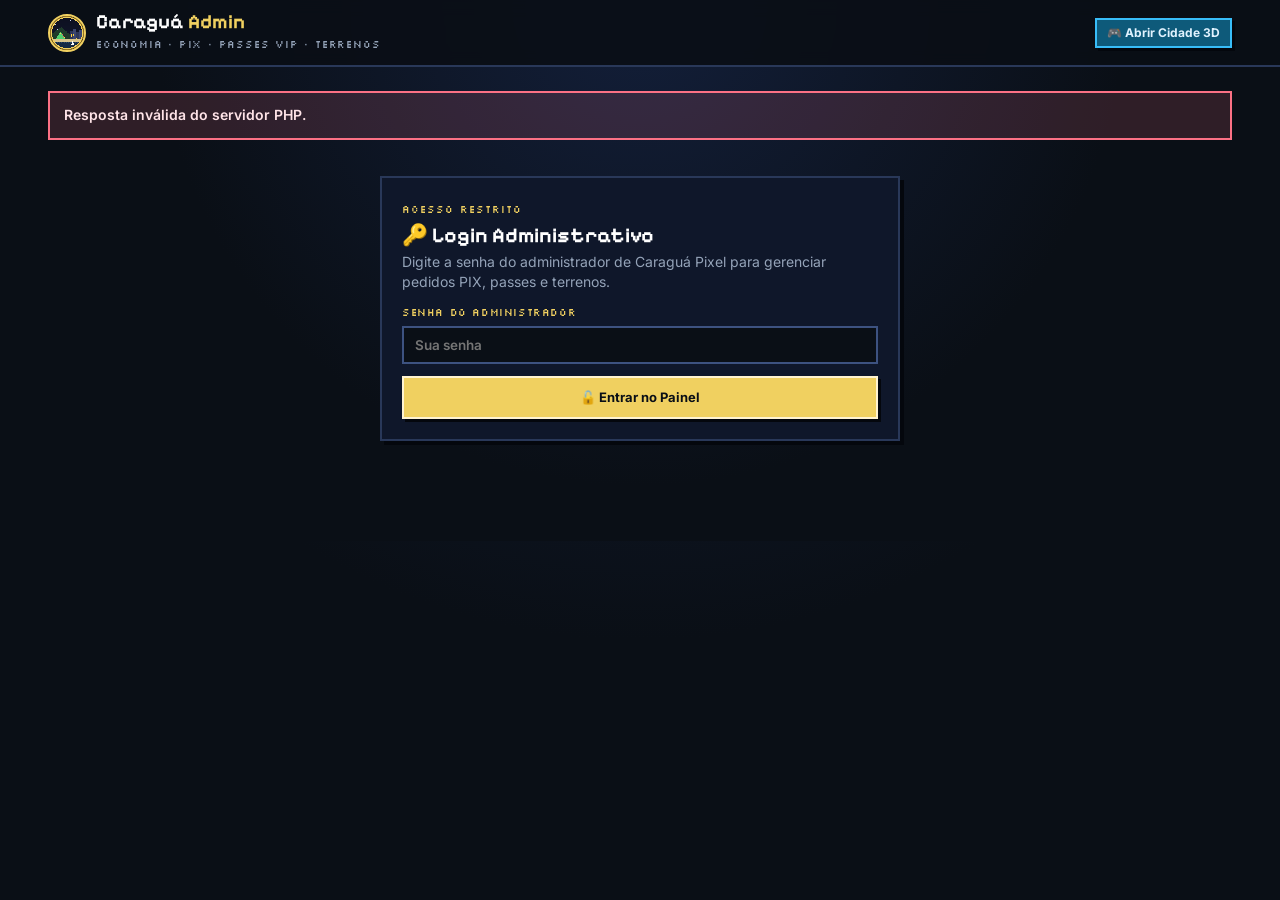
<file: admin.html>
<!doctype html>
<html lang="pt-BR">
<head>
<meta charset="utf-8">
<meta name="viewport" content="width=device-width,initial-scale=1,viewport-fit=cover">
<meta name="robots" content="noindex, nofollow">
<title>Painel Admin · Economia, PIX e Lojas VIP | Caraguá Pixel</title>
<meta name="description" content="Área administrativa restrita do Caraguá Pixel para gestão de economia, pedidos PIX, passes VIP, moradores, eventos e configurações da cidade.">
<link rel="canonical" href="https://caraguapixel.online/admin.html">
<link rel="icon" type="image/png" href="img/brasao.png">
<link rel="preconnect" href="https://fonts.googleapis.com">
<link rel="preconnect" href="https://fonts.gstatic.com" crossorigin>
<link rel="stylesheet" href="https://fonts.googleapis.com/css2?family=Silkscreen:wght@400;700&family=Pixelify+Sans:wght@600;700&family=Inter:wght@400;500;600;700;800&display=swap">
<style>
  :root {
    --bg-0: #0a0f16;
    --bg-1: #0f172a;
    --bg-2: #162038;
    --bg-3: #1e293b;
    --borda: #293859;
    --borda-forte: #3d5280;
    --ouro: #f0d060;
    --ouro-escuro: #b7891f;
    --verde: #4fd06f;
    --verde-bg: rgba(79, 208, 111, 0.14);
    --ciano: #38bdf8;
    --ciano-bg: rgba(56, 189, 248, 0.14);
    --coral: #fb7185;
    --coral-bg: rgba(251, 113, 133, 0.15);
    --texto: #f1f5f9;
    --suave: #94a3b8;
    --fonte-pixel: "Pixelify Sans", "Silkscreen", system-ui, sans-serif;
    --fonte-mini: "Silkscreen", "Courier New", monospace;
    --fonte-ui: "Inter", "Segoe UI", system-ui, sans-serif;
  }

  *, *::before, *::after {
    box-sizing: border-box;
  }

  [hidden] {
    display: none !important;
  }

  html, body {
    margin: 0;
    min-height: 100%;
    background: radial-gradient(circle at 50% 0%, #131f3a 0%, var(--bg-0) 58%);
    color: var(--texto);
    font-family: var(--fonte-ui);
    font-size: 14px;
    line-height: 1.45;
    -webkit-font-smoothing: antialiased;
  }

  a {
    color: var(--ouro);
    text-decoration: none;
  }
  a:hover {
    text-decoration: underline;
  }

  /* Barra Superior */
  .topo {
    position: sticky;
    top: 0;
    z-index: 50;
    background: rgba(10, 15, 22, 0.92);
    backdrop-filter: blur(8px);
    border-bottom: 2px solid var(--borda);
  }

  .topo-inner {
    max-width: 1220px;
    margin: 0 auto;
    padding: 12px 18px;
    display: flex;
    flex-wrap: wrap;
    align-items: center;
    justify-content: space-between;
    gap: 12px;
  }

  .marca {
    display: flex;
    align-items: center;
    gap: 10px;
    color: var(--texto);
    text-decoration: none;
  }
  .marca:hover {
    text-decoration: none;
  }
  .marca img {
    width: 38px;
    height: 38px;
    image-rendering: pixelated;
    border-radius: 50%;
    border: 2px solid var(--ouro);
  }
  .marca-txt strong {
    display: block;
    font-family: var(--fonte-pixel);
    font-size: 20px;
    line-height: 1.05;
    color: #ffffff;
  }
  .marca-txt strong span {
    color: var(--ouro);
  }
  .marca-txt small {
    font-family: var(--fonte-mini);
    font-size: 10px;
    color: var(--suave);
    letter-spacing: 0.08em;
    text-transform: uppercase;
  }

  .topo-acoes {
    display: flex;
    flex-wrap: wrap;
    align-items: center;
    gap: 8px;
  }

  /* Container Principal */
  .container {
    max-width: 1220px;
    margin: 0 auto;
    padding: 24px 18px 64px;
  }

  /* Botões */
  .btn {
    display: inline-flex;
    align-items: center;
    justify-content: center;
    gap: 6px;
    padding: 9px 14px;
    background: var(--bg-2);
    color: var(--texto);
    border: 2px solid var(--borda-forte);
    box-shadow: 3px 3px 0 #04070d;
    font-family: var(--fonte-ui);
    font-weight: 700;
    font-size: 13px;
    line-height: 1.15;
    cursor: pointer;
    text-decoration: none;
    transition: filter 0.12s ease, transform 0.08s ease;
  }
  .btn:hover {
    filter: brightness(1.12);
    text-decoration: none;
  }
  .btn:active {
    transform: translate(2px, 2px);
    box-shadow: 1px 1px 0 #04070d;
  }
  .btn:disabled {
    opacity: 0.55;
    cursor: not-allowed;
  }

  .btn-ouro {
    background: var(--ouro);
    color: #0a0f16;
    border-color: #fff3d0;
  }
  .btn-verde {
    background: #1f8a42;
    color: #ffffff;
    border-color: var(--verde);
  }
  .btn-coral {
    background: #881d32;
    color: #ffe4e8;
    border-color: var(--coral);
  }
  .btn-ciano {
    background: #0e5a7a;
    color: #e0f2fe;
    border-color: var(--ciano);
  }
  .btn-sm {
    padding: 6px 10px;
    font-size: 12px;
  }

  /* Cards e Painéis */
  .card {
    background: var(--bg-1);
    border: 2px solid var(--borda);
    box-shadow: 4px 4px 0 #04070d;
    padding: 20px;
    margin-bottom: 20px;
  }
  .card-ouro {
    border-color: var(--ouro);
    background: linear-gradient(135deg, #162038 0%, #0f172a 100%);
  }

  .auth-wrap {
    max-width: 520px;
    margin: 36px auto;
  }

  .secao-cab {
    display: flex;
    flex-wrap: wrap;
    align-items: center;
    justify-content: space-between;
    gap: 10px;
    margin-bottom: 14px;
    padding-bottom: 10px;
    border-bottom: 1px solid var(--borda);
  }

  .secao-titulo {
    margin: 0;
    font-family: var(--fonte-pixel);
    font-size: 21px;
    color: #ffffff;
    display: flex;
    align-items: center;
    gap: 8px;
  }

  .kicker {
    display: inline-block;
    font-family: var(--fonte-mini);
    font-size: 10px;
    letter-spacing: 0.1em;
    text-transform: uppercase;
    color: var(--ouro);
    margin-bottom: 4px;
  }

  /* Resumo KPI */
  .stats-grid {
    display: grid;
    grid-template-columns: repeat(5, minmax(0, 1fr));
    gap: 14px;
    margin-bottom: 20px;
  }

  .stat-card {
    background: var(--bg-1);
    border: 2px solid var(--borda);
    box-shadow: 4px 4px 0 #04070d;
    padding: 16px;
    display: flex;
    flex-direction: column;
    gap: 6px;
  }
  .stat-card span {
    font-family: var(--fonte-mini);
    font-size: 10px;
    color: var(--suave);
    text-transform: uppercase;
    letter-spacing: 0.06em;
  }
  .stat-card strong {
    font-family: var(--fonte-pixel);
    font-size: 30px;
    line-height: 1;
    color: #ffffff;
    font-variant-numeric: tabular-nums;
  }
  .stat-card.ouro strong { color: var(--ouro); }
  .stat-card.verde strong { color: var(--verde); }
  .stat-card.ciano strong { color: var(--ciano); }
  .stat-card.roxo strong { color: #c084fc; }

  /* Formulários */
  .grid-2 {
    display: grid;
    grid-template-columns: repeat(2, minmax(0, 1fr));
    gap: 12px;
  }
  .grid-3 {
    display: grid;
    grid-template-columns: repeat(3, minmax(0, 1fr));
    gap: 12px;
  }
  .grid-precos {
    display: grid;
    grid-template-columns: repeat(auto-fill, minmax(210px, 1fr));
    gap: 10px;
    margin: 14px 0;
  }

  .campo {
    display: flex;
    flex-direction: column;
    gap: 5px;
    margin-bottom: 12px;
  }
  .campo label {
    font-family: var(--fonte-mini);
    font-size: 10px;
    letter-spacing: 0.06em;
    text-transform: uppercase;
    color: var(--ouro);
  }
  .input, .select {
    width: 100%;
    padding: 9px 11px;
    background: var(--bg-0);
    color: var(--texto);
    border: 2px solid var(--borda-forte);
    font-family: var(--fonte-ui);
    font-size: 13.5px;
    font-weight: 600;
  }
  .input:focus, .select:focus {
    outline: none;
    border-color: var(--ouro);
  }

  .preco-item {
    background: var(--bg-0);
    border: 1px solid var(--borda);
    padding: 9px 11px;
    display: flex;
    flex-direction: column;
    gap: 5px;
  }
  .preco-item span {
    font-size: 12.5px;
    font-weight: 700;
    color: #e2e8f0;
  }
  .preco-item small {
    font-family: var(--fonte-mini);
    font-size: 9.5px;
    color: var(--suave);
  }

  /* Segredo do Criador */
  .segredo-box {
    display: flex;
    flex-wrap: wrap;
    align-items: center;
    justify-content: space-between;
    gap: 12px;
    padding: 14px 16px;
    background: var(--bg-0);
    border: 2px dashed var(--ouro);
    margin: 10px 0;
  }
  .segredo-codigo {
    font-family: var(--fonte-mini);
    font-size: 18px;
    font-weight: 700;
    color: var(--ouro);
    letter-spacing: 0.06em;
    word-break: break-all;
  }

  /* Badges e Tags */
  .badge {
    display: inline-flex;
    align-items: center;
    gap: 4px;
    padding: 3px 8px;
    font-family: var(--fonte-mini);
    font-size: 10px;
    border: 1px solid currentColor;
    white-space: nowrap;
  }
  .badge-pendente {
    color: var(--ouro);
    background: rgba(240, 208, 96, 0.12);
  }
  .badge-aprovado {
    color: var(--verde);
    background: var(--verde-bg);
  }
  .badge-rejeitado {
    color: var(--coral);
    background: var(--coral-bg);
  }
  .badge-info {
    color: var(--ciano);
    background: var(--ciano-bg);
  }

  /* Tabelas e Listas */
  .tabela-wrap {
    width: 100%;
    overflow-x: auto;
  }
  table {
    width: 100%;
    border-collapse: collapse;
    font-size: 13px;
  }
  th, td {
    padding: 10px 10px;
    text-align: left;
    border-bottom: 1px solid var(--borda);
    vertical-align: middle;
  }
  th {
    font-family: var(--fonte-mini);
    font-size: 10px;
    color: var(--suave);
    text-transform: uppercase;
    letter-spacing: 0.06em;
    background: rgba(10, 15, 22, 0.65);
  }
  tr.linha-pendente {
    background: rgba(240, 208, 96, 0.07);
  }

  .mono {
    font-family: var(--fonte-mini);
    font-size: 11.5px;
  }

  .cor-bolinha {
    display: inline-block;
    width: 14px;
    height: 14px;
    border: 2px solid #ffffff;
    vertical-align: middle;
    margin-right: 6px;
  }

  /* Alertas / Toast */
  .alerta {
    padding: 12px 14px;
    border: 2px solid var(--ciano);
    background: var(--ciano-bg);
    color: #e0f2fe;
    font-weight: 600;
    margin-bottom: 16px;
  }
  .alerta.erro {
    border-color: var(--coral);
    background: var(--coral-bg);
    color: #ffe4e8;
  }
  .alerta.sucesso {
    border-color: var(--verde);
    background: var(--verde-bg);
    color: #dcfce7;
  }

  .toast {
    position: fixed;
    right: 18px;
    bottom: 18px;
    z-index: 200;
    max-width: min(420px, calc(100vw - 36px));
    padding: 12px 16px;
    background: var(--bg-2);
    color: #ffffff;
    border: 2px solid var(--ouro);
    box-shadow: 5px 5px 0 #04070d;
    font-weight: 700;
  }

  .vazio {
    padding: 18px;
    text-align: center;
    color: var(--suave);
    border: 1px dashed var(--borda);
    background: rgba(10, 15, 22, 0.45);
  }

  .lojas-resumo-bar {
    display: flex;
    flex-wrap: wrap;
    gap: 8px;
    margin-bottom: 12px;
  }

  .obs-loja {
    max-width: 260px;
    white-space: pre-wrap;
    word-break: break-word;
    font-size: 12px;
    line-height: 1.4;
  }

  .checklist-loja {
    display: flex;
    flex-direction: column;
    gap: 6px;
    min-width: 142px;
  }

  .checklist-item {
    display: inline-flex;
    align-items: center;
    gap: 7px;
    padding: 4px 8px;
    background: var(--bg-0);
    border: 1px solid var(--borda);
    font-size: 12px;
    font-weight: 600;
    color: #e2e8f0;
    cursor: pointer;
    user-select: none;
  }

  .checklist-item input[type="checkbox"] {
    width: 15px;
    height: 15px;
    margin: 0;
    accent-color: var(--verde);
    cursor: pointer;
  }

  .checklist-item.feito {
    border-color: var(--verde);
    background: var(--verde-bg);
    color: #dcfce7;
  }

  @media (max-width: 1040px) {
    .stats-grid {
      grid-template-columns: repeat(2, minmax(0, 1fr));
    }
    .grid-3 {
      grid-template-columns: 1fr;
    }
  }

  @media (max-width: 640px) {
    .stats-grid, .grid-2 {
      grid-template-columns: 1fr;
    }
    .card {
      padding: 14px;
    }
  }
</style>
</head>
<body>

<header class="topo">
  <div class="topo-inner">
    <a class="marca" href="/">
      <img src="img/brasao.png" alt="Brasão Caraguá Pixel" width="38" height="38">
      <span class="marca-txt">
        <strong>Caraguá <span>Admin</span></strong>
        <small>Economia · PIX · Passes VIP · Terrenos</small>
      </span>
    </a>
    <div class="topo-acoes">
      <a class="btn btn-ciano btn-sm" href="/">🎮 Abrir Cidade 3D</a>
      <button id="btnAtualizarTopo" class="btn btn-sm" type="button" hidden>🔄 Atualizar</button>
      <button id="btnSairTopo" class="btn btn-coral btn-sm" type="button" hidden>🚪 Sair</button>
    </div>
  </div>
</header>

<main class="container">
  <div id="avisoGlobal" class="alerta" hidden></div>

  <!-- Carregando Inicial -->
  <section id="telaCarregando" class="card auth-wrap">
    <span class="kicker">CONECTANDO</span>
    <h1 class="secao-titulo">Verificando painel administrativo…</h1>
    <p style="color: var(--suave); margin: 0;">Consultando <code>api/economia.php</code>.</p>
  </section>

  <!-- Tela 1: Setup Inicial -->
  <section id="telaSetup" class="card card-ouro auth-wrap" hidden>
    <span class="kicker">PRIMEIRO ACESSO</span>
    <h1 class="secao-titulo">🔐 Configurar Senha Inicial do Admin</h1>
    <p style="color: var(--suave); margin-top: 0;">
      Defina sua senha administrativa (mínimo 6 caracteres). Você também já pode informar sua chave PIX oficial agora ou configurar depois no painel.
    </p>
    <form id="formSetup">
      <div class="grid-2">
        <div class="campo">
          <label for="setupSenha">Nova Senha do Admin *</label>
          <input id="setupSenha" class="input" type="password" minlength="6" required autocomplete="new-password" placeholder="Mínimo 6 caracteres">
        </div>
        <div class="campo">
          <label for="setupSenha2">Confirmar Senha *</label>
          <input id="setupSenha2" class="input" type="password" minlength="6" required autocomplete="new-password" placeholder="Repita a senha">
        </div>
      </div>

      <hr style="border: 0; border-top: 1px dashed var(--borda); margin: 12px 0 14px;">
      <span class="kicker">OPCIONAL · DADOS PIX INICIAIS</span>

      <div class="grid-2">
        <div class="campo">
          <label for="setupPixTipo">Tipo da Chave PIX</label>
          <select id="setupPixTipo" class="select">
            <option value="aleatoria">Chave Aleatória (EVP)</option>
            <option value="cpf">CPF</option>
            <option value="cnpj">CNPJ</option>
            <option value="email">E-mail</option>
            <option value="telefone">Telefone / Celular</option>
          </select>
        </div>
        <div class="campo">
          <label for="setupPixChave">Chave PIX (opcional)</label>
          <input id="setupPixChave" class="input" type="text" maxlength="77" placeholder="Deixe vazio para Modo Reserva">
        </div>
      </div>

      <div class="grid-2">
        <div class="campo">
          <label for="setupPixNome">Nome do Recebedor (até 25 letras)</label>
          <input id="setupPixNome" class="input" type="text" maxlength="25" value="ELTON CARAGUA PIXEL">
        </div>
        <div class="campo">
          <label for="setupPixCidade">Cidade (até 15 letras)</label>
          <input id="setupPixCidade" class="input" type="text" maxlength="15" value="CARAGUATATUBA">
        </div>
      </div>

      <hr style="border: 0; border-top: 1px dashed var(--borda); margin: 12px 0 14px;">
      <span class="kicker" style="color:#009ee3;">⚡ OPCIONAL · PIX 100% AUTOMÁTICO 24H — MERCADO PAGO (RECOMENDADO)</span>
      <p style="color: var(--suave); font-size: 13px; margin: 4px 0 10px;">
        Com o Access Token de Produção do Mercado Pago, os pagamentos PIX são confirmados automaticamente em segundos, sem intervenção manual. Obtenha em:
        <a href="https://www.mercadopago.com.br/developers/panel/app" target="_blank" rel="noopener noreferrer nofollow" style="color:#009ee3;">mercadopago.com.br/developers/panel/app</a>
        → Suas integrações → Produção → Access Token (<code style="font-size:11px;">APP_USR-...</code>).
      </p>
      <div class="campo">
        <label for="setupMpToken">Access Token de Produção (APP_USR-...) <small style="color:var(--suave);">— opcional, configure depois se preferir</small></label>
        <input id="setupMpToken" class="input" type="password" maxlength="120" autocomplete="off" placeholder="APP_USR-... ou TEST-... (opcional)">
      </div>

      <button id="btnSalvarSetup" class="btn btn-ouro" type="submit" style="width: 100%; padding: 12px; margin-top: 6px;">
        🚀 Concluir Configuração & Entrar
      </button>
    </form>
  </section>

  <!-- Tela 2: Login -->
  <section id="telaLogin" class="card auth-wrap" hidden>
    <span class="kicker">ACESSO RESTRITO</span>
    <h1 class="secao-titulo">🔑 Login Administrativo</h1>
    <p style="color: var(--suave); margin-top: 0;">Digite a senha do administrador de Caraguá Pixel para gerenciar pedidos PIX, passes e terrenos.</p>
    <form id="formLogin">
      <div class="campo">
        <label for="loginSenha">Senha do Administrador</label>
        <input id="loginSenha" class="input" type="password" required autocomplete="current-password" placeholder="Sua senha">
      </div>
      <button id="btnEntrarLogin" class="btn btn-ouro" type="submit" style="width: 100%; padding: 12px;">
        🔓 Entrar no Painel
      </button>
    </form>
  </section>

  <!-- Tela 3: Dashboard Autenticado -->
  <div id="telaDashboard" hidden>
    <section id="bannerAutomacaoMp" class="card" hidden style="border-color: #009ee3; background: linear-gradient(135deg, rgba(0,158,227,0.18) 0%, rgba(15,23,42,0.96) 100%); margin-bottom: 18px;">
      <div style="display:flex; flex-wrap:wrap; align-items:center; justify-content:space-between; gap:10px;">
        <div>
          <strong style="color:#38bdf8; font-size:15px;">🤖 MODO 100% AUTOMÁTICO 24H ATIVO (Mercado Pago)</strong>
          <p style="margin:4px 0 0; color:#e2e8f0; font-size:13px;">
            Você não precisa aprovar nada manualmente! Pagamentos PIX são confirmados no Mercado Pago, constroem a casa 3D e entregam veículos/profissões sozinhos em segundos. QR Codes abertos sem pagamento expiram automaticamente em 45 min.
          </p>
        </div>
      </div>
    </section>

    <!-- 1. Cards de Resumo -->
    <div class="stats-grid">
      <div class="stat-card ciano">
        <span>🟢 Jogadores Online Agora</span>
        <strong id="statOnline">0</strong>
      </div>
      <div class="stat-card ouro">
        <span>⏳ Pedidos Pendentes</span>
        <strong id="statPendentes">0</strong>
      </div>
      <div class="stat-card verde">
        <span>✅ Pedidos Aprovados</span>
        <strong id="statAprovados">0</strong>
      </div>
      <div class="stat-card verde">
        <span>💰 Receita Aprovada</span>
        <strong id="statReceita">R$ 0,00</strong>
      </div>
      <div class="stat-card roxo">
        <span>🏢 Lojas VIP Ocupadas</span>
        <strong id="statLojasVip">0 / 20</strong>
      </div>
    </div>

    <!-- 2. Segredo do Criador -->
    <section class="card card-ouro">
      <div class="secao-cab">
        <div>
          <span class="kicker">IDENTIDADE VERIFICADA NO SERVIDOR</span>
          <h2 class="secao-titulo">👑 Segredo do Criador (@caraguapixel)</h2>
        </div>
        <button id="btnGirarSegredo" class="btn btn-sm" type="button">🎲 Gerar Novo Segredo</button>
      </div>
      <div class="segredo-box">
        <code id="txtCreatorSecret" class="segredo-codigo">CRG-••••••••••</code>
        <div style="display: flex; gap: 8px; flex-wrap: wrap;">
          <button id="btnCopiarSegredo" class="btn btn-ouro" type="button">📋 Copiar Código do Criador</button>
        </div>
      </div>
      <p style="margin: 8px 0 0; color: #cbd5e1; font-size: 13px;">
        <strong>Como ativar no jogo:</strong> abra a cidade em <a href="/">index.html</a>, clique em
        <strong>🛒 Loja VIP → 🔑 Ativar Código</strong> e cole este código secreto. O servidor valida com criptografia
        e libera sua coroa dourada 3D, o selo exclusivo <code>👑 CRIADOR @caraguapixel</code>, aviso global de chegada e todos os carros/profissões!
      </p>
    </section>

    <!-- 3. Pedidos PIX -->
    <section class="card">
      <div class="secao-cab">
        <div>
          <span id="kickerPedidos" class="kicker">LIBERAÇÃO EM 1 CLIQUE</span>
          <h2 class="secao-titulo">💠 Pedidos PIX & Reservas (<span id="qtdPedidosTotal">0</span>)</h2>
        </div>
        <span id="descPedidos" style="font-size: 12px; color: var(--suave);">Ao aprovar, o terreno já é construído e o jogador recebe o passe na tela em até 4s!</span>
      </div>
      <div id="boxPasseRecemAprovado" class="alerta sucesso" hidden></div>
      <div id="listaPedidosWrap" class="tabela-wrap"></div>
    </section>

    <!-- 3.5 Lojas & Empresas VIP (20 Vagas) -->
    <section class="card card-ouro" id="secaoLojasEmpresas">
      <div class="secao-cab">
        <div>
          <span class="kicker">LANÇAMENTO EXCLUSIVO · 20 VAGAS</span>
          <h2 class="secao-titulo">🏢 Lojas &amp; Empresas VIP (<span id="qtdLojasTotal">0</span> / 20)</h2>
        </div>
        <span style="font-size: 12px; color: var(--ouro); font-weight: 700;">⏱️ SLA: Em até 2 dias úteis no ar</span>
      </div>
      <p style="color: #cbd5e1; font-size: 13px; margin: 0 0 12px;">
        Acompanhe os pedidos de lojas locais. Clique para chamar no WhatsApp com 1 clique, receber a logo e colocar no ar rapidamente!
      </p>
      <div id="listaLojasEmpresasWrap" class="tabela-wrap"></div>
    </section>

    <!-- 4. Gerar Passe VIP Manual -->
    <section class="card">
      <div class="secao-cab">
        <div>
          <span class="kicker">CORTESIAS, APOIA.SE & SORTEIOS</span>
          <h2 class="secao-titulo">🎟️ Gerar Passe VIP Manual (CPX-XXXX-XXXX)</h2>
        </div>
      </div>

      <form id="formCriarPasse">
        <div class="grid-3">
          <div class="campo">
            <label for="passeItem">Item / Benefício VIP</label>
            <select id="passeItem" class="select"></select>
          </div>
          <div class="campo">
            <label for="passeNome">Nome do Morador / Ganhador</label>
            <input id="passeNome" class="input" type="text" maxlength="32" placeholder="Ex.: Maria">
          </div>
          <div class="campo">
            <label for="passeArroba">@Instagram (opcional)</label>
            <input id="passeArroba" class="input" type="text" maxlength="30" placeholder="@usuario">
          </div>
        </div>

        <div id="camposLotePasse" class="grid-3" hidden>
          <div class="campo">
            <label for="passeLotId">ID do Terreno (opcional)</label>
            <input id="passeLotId" class="input" type="text" maxlength="32" placeholder="Ex.: lote_1 (ou escolha no jogo)">
          </div>
          <div class="campo">
            <label for="passeCor">Cor da Fachada</label>
            <input id="passeCor" class="input" type="color" value="#f59e0b" style="height: 40px; padding: 4px;">
          </div>
          <div class="campo">
            <label for="passeTituloCasa">Título da Casa</label>
            <input id="passeTituloCasa" class="input" type="text" maxlength="36" placeholder="Ex.: Casa VIP">
          </div>
        </div>

        <div class="grid-2" style="align-items: end;">
          <div class="campo">
            <label for="passeCustomCode">Código Personalizado (opcional · vazio gera CPX-XXXX-XXXX)</label>
            <input id="passeCustomCode" class="input mono" type="text" maxlength="32" placeholder="Automático: CPX-XXXX-XXXX">
          </div>
          <div class="campo">
            <button id="btnCriarPasse" class="btn btn-verde" type="submit" style="height: 41px;">
              ✨ Gerar Código Passe VIP Agora
            </button>
          </div>
        </div>
      </form>

      <div id="boxPasseManualCriado" class="segredo-box" hidden></div>

      <h3 style="font-family: var(--fonte-pixel); font-size: 17px; margin: 18px 0 10px;">Passes Recentes</h3>
      <div id="listaPassesWrap" class="tabela-wrap"></div>
    </section>

    <!-- 5. Configuração PIX & Preços -->
    <section class="card">
      <div class="secao-cab">
        <div>
          <span class="kicker">RECEBIMENTO DIRETO SEM INTERMEDIÁRIOS</span>
          <h2 class="secao-titulo">⚙️ Configuração PIX & Tabela de Preços</h2>
        </div>
        <span id="badgeStatusPix" class="badge badge-pendente">Verificando PIX…</span>
      </div>

      <form id="formConfig">
        <div class="grid-2">
          <div class="campo">
            <label for="cfgPixTipo">Tipo da Chave PIX</label>
            <select id="cfgPixTipo" class="select">
              <option value="aleatoria">Chave Aleatória (EVP)</option>
              <option value="cpf">CPF</option>
              <option value="cnpj">CNPJ</option>
              <option value="email">E-mail</option>
              <option value="telefone">Telefone / Celular</option>
            </select>
          </div>
          <div class="campo">
            <label for="cfgPixChave">Chave PIX Recebedora</label>
            <input id="cfgPixChave" class="input" type="text" maxlength="77" placeholder="Cole sua chave PIX oficial aqui">
          </div>
        </div>

        <div class="grid-3">
          <div class="campo">
            <label for="cfgPixNome">Nome no PIX (ASCII até 25 chars)</label>
            <input id="cfgPixNome" class="input" type="text" maxlength="25" placeholder="ELTON CARAGUA PIXEL">
          </div>
          <div class="campo">
            <label for="cfgPixCidade">Cidade no PIX (ASCII até 15 chars)</label>
            <input id="cfgPixCidade" class="input" type="text" maxlength="15" placeholder="CARAGUATATUBA">
          </div>
          <div class="campo">
            <label for="cfgNovaSenha">Alterar Senha Admin (opcional)</label>
            <input id="cfgNovaSenha" class="input" type="password" minlength="6" autocomplete="new-password" placeholder="Em branco mantém a atual">
          </div>
        </div>

        <hr style="border: 0; border-top: 1px dashed var(--borda); margin: 14px 0 10px;">
        <span class="kicker" style="color:#009ee3;">⚡ PIX 100% AUTOMÁTICO 24H — MERCADO PAGO (RECOMENDADO)</span>
        <div id="badgeStatusMp" style="display:inline-block; margin: 4px 0 6px; padding: 3px 10px; border-radius: 20px; font-size: 12px; font-weight: 700; background: var(--borda); color: var(--suave);">⚪ Verificando...</div>
        <p style="color: var(--suave); font-size: 13px; margin: 2px 0 8px;">
          Pagamentos PIX liberados automaticamente em segundos, sem intervenção manual.<br>
          1. Acesse <a href="https://www.mercadopago.com.br/developers/panel/app" target="_blank" rel="noopener noreferrer nofollow" style="color:#009ee3;">mercadopago.com.br/developers/panel/app</a><br>
          2. Suas integrações → Produção → copie o <strong>Access Token</strong> (<code style="font-size:11px;">APP_USR-...</code>)<br>
          3. Cole abaixo e salve.
        </p>
        <div class="campo">
          <label for="cfgMpToken">Access Token de Produção (APP_USR-...) — deixe vazio para manter o atual</label>
          <input id="cfgMpToken" class="input" type="password" maxlength="120" autocomplete="off" placeholder="Cole aqui para ativar ou atualizar (vazio = mantém atual)">
        </div>
        <div style="display:flex; gap:8px; margin-bottom: 8px;">
          <button type="button" id="btnLimparMpToken" class="btn" style="font-size:12px; padding: 6px 14px; background: var(--borda); color: var(--suave);">
            🗑️ Remover Token MP (voltar ao Modo Reserva)
          </button>
        </div>

        <label style="font-family: var(--fonte-mini); font-size: 10px; color: var(--ouro); text-transform: uppercase; letter-spacing: 0.06em;">
          Tabela de Preços em Reais (R$)
        </label>
        <div id="gridPrecos" class="grid-precos"></div>

        <div class="campo" style="margin-top: 10px; margin-bottom: 12px;">
          <label for="cfgWhatsappVip">Link do Grupo VIP / Contato no WhatsApp (para recebimento de logos de Lojas)</label>
          <input id="cfgWhatsappVip" class="input" type="text" maxlength="240" placeholder="https://chat.whatsapp.com/... ou https://wa.me/5512999999999">
          <small style="color: var(--suave); font-size: 11px;">Link aberto automaticamente ao empresário logo após o pagamento PIX para envio de logo e ativação em até 2 dias.</small>
        </div>

        <button id="btnSalvarConfig" class="btn btn-ouro" type="submit" style="padding: 12px 22px;">
          💾 Salvar Configurações PIX & Preços
        </button>
      </form>
    </section>

    <!-- 5B. Evento Noturno Polícia e Ladrão (21h) -->
    <section class="card card-ouro" id="secaoEventoPolicia">
      <div class="secao-cab">
        <div>
          <span class="kicker">EVENTO MULTIPLAYER DAS 21H · CADEIA 79</span>
          <h2 class="secao-titulo">🚓 Evento Polícia e Ladrão (Noite)</h2>
        </div>
        <span id="badgeStatusPolicia" class="badge badge-pendente">Aguardando 21h</span>
      </div>

      <p id="policiaResumoStatus" style="color: var(--suave); font-size: 13px; margin: 4px 0 12px;">
        Fuga da Cadeia 79 às 21h00 (Brasília): modo noite, viaturas com giroflex/sirene e captura por aproximação.
      </p>

      <div id="policiaXerifeBox" class="segredo-box" style="margin-bottom: 12px;" hidden>
        <div style="display:flex; justify-content:space-between; align-items:center; flex-wrap:wrap; gap:10px;">
          <div>
            <strong style="color: var(--ouro);">🚓 Destaque & Xerife da Noite:</strong>
            <span id="policiaXerifeTxt">—</span>
          </div>
          <button type="button" id="btnLimparXerife" class="btn" style="font-size:12px; padding:6px 12px; background: var(--borda); color: var(--suave);">
            Remover Destaque
          </button>
        </div>
      </div>

      <div class="grid-3" style="margin-bottom: 12px;">
        <div class="campo">
          <label for="cfgPoliciaAuto21">Disparo Automático às 21h00 (BRT)</label>
          <select id="cfgPoliciaAuto21" class="select">
            <option value="1">Ativado todo dia às 21h00</option>
            <option value="0">Somente manual pelo Admin</option>
          </select>
        </div>
        <div class="campo">
          <label for="cfgPoliciaDuracao">Duração da Rodada (minutos)</label>
          <input id="cfgPoliciaDuracao" class="input" type="number" min="3" max="30" value="10">
        </div>
        <div class="campo">
          <label for="cfgPoliciaNpcs">Qtd. de Ladrões NPCs</label>
          <input id="cfgPoliciaNpcs" class="input" type="number" min="8" max="28" value="18">
        </div>
      </div>

      <div style="display:flex; flex-wrap:wrap; gap:8px; align-items:center; margin-bottom:10px;">
        <button type="button" id="btnIniciarPolicia" class="btn btn-verde" style="padding: 10px 18px;">
          🚨 Iniciar Polícia e Ladrão Agora
        </button>
        <button type="button" id="btnCoroarPolicia" class="btn btn-ouro" style="padding: 10px 16px;" hidden>
          🏆 Encerrar & Coroar Xerife
        </button>
        <button type="button" id="btnCancelarPolicia" class="btn" style="padding: 10px 16px; background: #c92a2a; color: #fff;" hidden>
          ⏹️ Cancelar Evento
        </button>
        <button type="button" id="btnSalvarPoliciaCfg" class="btn" style="padding: 10px 16px; background: var(--borda); color: var(--texto);">
          💾 Salvar Config Evento
        </button>
      </div>

      <div id="policiaRankingAdminWrap" class="tabela-wrap" hidden></div>
    </section>

    <!-- 6. Terrenos Ocupados -->
    <section class="card">
      <div class="secao-cab">
        <div>
          <span class="kicker">MAPA IMOBILIÁRIO 3D</span>
          <h2 class="secao-titulo">🏠 Terrenos Ocupados (<span id="qtdTerrenosOcupados">0</span>)</h2>
        </div>
      </div>
      <div id="listaTerrenosWrap" class="tabela-wrap"></div>
    </section>
  </div>
</main>

<div id="toast" class="toast" hidden></div>

<script>
(function () {
  "use strict";

  const API_URL = "api/economia.php";
  const CHAVE_TOKEN = "caragua_admin_token_v1";
  const CHAVE_CHECKLIST_LOJAS = "caragua_admin_lojas_checklist_v1";

  const PRECOS_PADRAO_ADMIN = {
    moto: 0.99,
    bugue: 1.99,
    esportivo: 2.99,
    caminhonete: 3.99,
    casa_simples: 2.99,
    casa_solar: 3.99,
    sobrado: 4.99,
    mansao: 6.99,
    profissao_medica: 2.99,
    profissao_barbeiro: 2.99,
    profissao_corretor: 2.99,
    profissao_empresario: 4.99,
    combo_vip: 22.00,
    loja_bronze: 19.90,
    loja_empresa_vip: 29.90,
    loja_ouro: 50.00,
    policia_vida_extra: 1.50,
    policia_moedas_500: 2.00,
    policia_arma_vip: 3.00,
    policia_moedas_1500: 5.00
  };

  const NOMES_ITENS = {
    casa_simples: "🏡 Casa Caiçara Simples",
    casa_solar: "🌴 Casa Solar da Praia",
    sobrado: "🏢 Sobrado Colonial",
    mansao: "🏰 Mansão Orla VIP",
    moto: "🛵 Moto Praiana",
    bugue: "🏖️ Bugue das Dunas",
    esportivo: "🏎️ Esportivo Turbo",
    caminhonete: "🛻 Caminhonete 4x4",
    profissao_medica: "🩺 Profissão: Médica(o)",
    profissao_barbeiro: "💈 Profissão: Barbeiro(a)",
    profissao_corretor: "🏠 Profissão: Corretor(a)",
    profissao_empresario: "💼 Profissão: Empresário(a)",
    combo_vip: "👑 Combo Cidade VIP Completo",
    loja_bronze: "🏪 Loja Real Essencial (1 Mês)",
    loja_empresa_vip: "🏢 Loja Real Destaque + Stories (1 Mês)",
    loja_ouro: "👑 Loja Patrocinador Master (1 Mês)",
    policia_vida_extra: "🚑 Polícia & Ladrão: Fiança + 3 Vidas",
    policia_moedas_500: "🪙 Polícia & Ladrão: 500 Moedas",
    policia_arma_vip: "🔫 Polícia & Ladrão: Arminhas VIP",
    policia_moedas_1500: "💰 Polícia & Ladrão: 1.500 Moedas + Passe"
  };

  const KINDS_ITENS = {
    casa_simples: "casa",
    casa_solar: "casa",
    sobrado: "casa",
    mansao: "casa",
    moto: "carro",
    bugue: "carro",
    esportivo: "carro",
    caminhonete: "carro",
    profissao_medica: "profissao",
    profissao_barbeiro: "profissao",
    profissao_corretor: "profissao",
    profissao_empresario: "profissao",
    combo_vip: "vip",
    loja_bronze: "loja",
    loja_empresa_vip: "loja",
    loja_ouro: "loja",
    policia_vida_extra: "evento",
    policia_moedas_500: "evento",
    policia_arma_vip: "evento",
    policia_moedas_1500: "evento"
  };

  let adminToken = lerTokenSalvo();
  let dadosDash = null;
  let formEditado = false;
  let timerAutoRefresh = null;
  let timerToast = null;

  function lerTokenSalvo() {
    try {
      return sessionStorage.getItem(CHAVE_TOKEN) || localStorage.getItem(CHAVE_TOKEN) || "";
    } catch (e) {
      return "";
    }
  }

  function salvarToken(tk) {
    adminToken = String(tk || "");
    try {
      if (adminToken) {
        sessionStorage.setItem(CHAVE_TOKEN, adminToken);
        localStorage.setItem(CHAVE_TOKEN, adminToken);
      } else {
        sessionStorage.removeItem(CHAVE_TOKEN);
        localStorage.removeItem(CHAVE_TOKEN);
      }
    } catch (e) {}
  }

  function h(tag, attrs) {
    const el = document.createElement(tag);
    if (attrs) {
      const keys = Object.keys(attrs);
      for (let i = 0; i < keys.length; i++) {
        const k = keys[i];
        const v = attrs[k];
        if (v === undefined || v === null || v === false) continue;
        if (k === "className") el.className = v;
        else if (k === "text") el.textContent = String(v);
        else if (k === "style" && typeof v === "object") Object.assign(el.style, v);
        else if (k.slice(0, 2) === "on" && typeof v === "function") el.addEventListener(k.slice(2).toLowerCase(), v);
        else if (v === true) el.setAttribute(k, "");
        else el.setAttribute(k, String(v));
      }
    }
    for (let i = 2; i < arguments.length; i++) {
      anexar(el, arguments[i]);
    }
    return el;
  }

  function anexar(pai, filho) {
    if (filho === null || filho === undefined || filho === false) return;
    if (Array.isArray(filho)) {
      for (let i = 0; i < filho.length; i++) anexar(pai, filho[i]);
      return;
    }
    if (filho instanceof Node) pai.appendChild(filho);
    else pai.appendChild(document.createTextNode(String(filho)));
  }

  function limpar(el) {
    while (el && el.firstChild) el.removeChild(el.firstChild);
  }

  function brl(valor) {
    const n = Number(valor);
    return "R$ " + (Number.isFinite(n) ? n : 0).toFixed(2).replace(".", ",");
  }

  function formatarData(ts) {
    const num = Number(ts);
    if (!num) return "—";
    const d = new Date(num * 1000);
    const dia = String(d.getDate()).padStart(2, "0");
    const mes = String(d.getMonth() + 1).padStart(2, "0");
    const hh = String(d.getHours()).padStart(2, "0");
    const mm = String(d.getMinutes()).padStart(2, "0");
    return dia + "/" + mes + " " + hh + ":" + mm;
  }

  function mostrarToast(msg) {
    const el = document.getElementById("toast");
    el.textContent = msg;
    el.hidden = false;
    if (timerToast) clearTimeout(timerToast);
    timerToast = setTimeout(function () {
      el.hidden = true;
    }, 3400);
  }

  function mostrarAvisoGlobal(msg, tipo) {
    const el = document.getElementById("avisoGlobal");
    if (!msg) {
      el.hidden = true;
      return;
    }
    el.className = "alerta" + (tipo ? " " + tipo : "");
    el.textContent = msg;
    el.hidden = false;
  }

  function copiar(texto, rotuloOk) {
    const str = String(texto || "");
    if (!str) return;
    if (navigator.clipboard && typeof navigator.clipboard.writeText === "function") {
      navigator.clipboard.writeText(str).then(
        function () { mostrarToast(rotuloOk || "✅ Copiado para a área de transferência!"); },
        function () { copiarFallback(str, rotuloOk); }
      );
    } else {
      copiarFallback(str, rotuloOk);
    }
  }

  function copiarFallback(str, rotuloOk) {
    try {
      const ta = document.createElement("textarea");
      ta.value = str;
      ta.style.position = "fixed";
      ta.style.opacity = "0";
      document.body.appendChild(ta);
      ta.select();
      document.execCommand("copy");
      document.body.removeChild(ta);
      mostrarToast(rotuloOk || "✅ Copiado!");
    } catch (e) {}
  }

  async function apiGet(action) {
    const headers = { Accept: "application/json" };
    if (adminToken) headers["X-Admin-Token"] = adminToken;
    const url = API_URL + "?action=" + encodeURIComponent(action);
    const resp = await fetch(url, { method: "GET", headers: headers, cache: "no-store" });
    const json = await resp.json().catch(function () {
      return { ok: false, erro: "Resposta inválida do servidor PHP." };
    });
    json._httpStatus = resp.status;
    return json;
  }

  async function apiPost(action, payload) {
    const headers = {
      "Content-Type": "application/json",
      Accept: "application/json"
    };
    if (adminToken) headers["X-Admin-Token"] = adminToken;
    const body = Object.assign({ action: action }, payload || {});
    if (adminToken && !body.token) body.token = adminToken;

    const resp = await fetch(API_URL + "?action=" + encodeURIComponent(action), {
      method: "POST",
      headers: headers,
      body: JSON.stringify(body)
    });
    const json = await resp.json().catch(function () {
      return { ok: false, erro: "Resposta inválida do servidor PHP." };
    });
    json._httpStatus = resp.status;
    return json;
  }

  function erroMsg(res, padrao) {
    if (!res) return padrao || "Erro inesperado.";
    return res.erro || res.error || res.message || padrao || "Operação falhou.";
  }

  // Controle de Telas
  function alternarTela(qual) {
    document.getElementById("telaCarregando").hidden = qual !== "carregando";
    document.getElementById("telaSetup").hidden = qual !== "setup";
    document.getElementById("telaLogin").hidden = qual !== "login";
    document.getElementById("telaDashboard").hidden = qual !== "dashboard";

    const logado = qual === "dashboard";
    document.getElementById("btnAtualizarTopo").hidden = !logado;
    document.getElementById("btnSairTopo").hidden = !logado;

    if (!logado && timerAutoRefresh) {
      clearInterval(timerAutoRefresh);
      timerAutoRefresh = null;
    }
  }

  async function verificarStatusInicial() {
    mostrarAvisoGlobal("");
    alternarTela("carregando");
    try {
      const res = await apiGet("admin_status");
      if (!res || !res.ok) {
        mostrarAvisoGlobal(erroMsg(res, "Não foi possível consultar api/economia.php."), "erro");
        alternarTela("login");
        return;
      }

      if (res.needs_setup) {
        alternarTela("setup");
      } else if (res.authenticated) {
        await carregarDashboard(true);
      } else {
        alternarTela("login");
      }
    } catch (e) {
      mostrarAvisoGlobal("Não foi possível conectar a api/economia.php. Verifique se o servidor PHP está ativo.", "erro");
      alternarTela("login");
    }
  }

  // Setup Inicial
  document.getElementById("formSetup").addEventListener("submit", async function (ev) {
    ev.preventDefault();
    mostrarAvisoGlobal("");
    const s1 = document.getElementById("setupSenha").value;
    const s2 = document.getElementById("setupSenha2").value;
    if (s1.length < 6) {
      mostrarAvisoGlobal("A senha inicial deve ter pelo menos 6 caracteres.", "erro");
      return;
    }
    if (s1 !== s2) {
      mostrarAvisoGlobal("As duas senhas digitadas não conferem.", "erro");
      return;
    }

    const btn = document.getElementById("btnSalvarSetup");
    btn.disabled = true;
    try {
      const res = await apiPost("setup_admin", {
        password: s1,
        pw: s1,
        pix_key_type: document.getElementById("setupPixTipo").value,
        pix_key: document.getElementById("setupPixChave").value.trim(),
        pix_name: document.getElementById("setupPixNome").value.trim(),
        pix_city: document.getElementById("setupPixCidade").value.trim(),
        mp_access_token: document.getElementById("setupMpToken").value.trim() || undefined
      });
      btn.disabled = false;
      if (!res || !res.ok || !res.token) {
        mostrarAvisoGlobal(erroMsg(res, "Erro ao salvar configuração inicial."), "erro");
        return;
      }
      salvarToken(res.token);
      mostrarToast("🎉 Painel configurado com sucesso!");
      await carregarDashboard(true);
    } catch (e) {
      btn.disabled = false;
      mostrarAvisoGlobal("Falha de rede ao configurar o admin.", "erro");
    }
  });

  // Login
  document.getElementById("formLogin").addEventListener("submit", async function (ev) {
    ev.preventDefault();
    mostrarAvisoGlobal("");
    const pw = document.getElementById("loginSenha").value;
    const btn = document.getElementById("btnEntrarLogin");
    btn.disabled = true;
    try {
      const res = await apiPost("admin_login", { password: pw, pw: pw });
      btn.disabled = false;
      if (!res || !res.ok) {
        if (res && res.needs_setup) {
          alternarTela("setup");
          return;
        }
        mostrarAvisoGlobal(erroMsg(res, "Senha inválida."), "erro");
        return;
      }
      salvarToken(res.token);
      document.getElementById("loginSenha").value = "";
      mostrarToast("🔓 Sessão autenticada!");
      await carregarDashboard(true);
    } catch (e) {
      btn.disabled = false;
      mostrarAvisoGlobal("Erro de conexão ao autenticar.", "erro");
    }
  });

  // Logout e Refresh
  document.getElementById("btnSairTopo").addEventListener("click", async function () {
    try {
      await apiPost("admin_logout", {});
    } catch (e) {}
    salvarToken("");
    dadosDash = null;
    alternarTela("login");
    mostrarToast("Sessão encerrada.");
  });

  document.getElementById("btnAtualizarTopo").addEventListener("click", function () {
    carregarDashboard(true);
    mostrarToast("🔄 Dados atualizados!");
  });

  // Carregar Dashboard
  async function carregarDashboard(preencherFormulario) {
    try {
      const res = await apiGet("admin_dashboard");
      if (!res || !res.ok) {
        if (res && (res._httpStatus === 401 || res.authenticated === false)) {
          salvarToken("");
          alternarTela("login");
          mostrarAvisoGlobal("Sua sessão expirou. Faça login novamente.", "erro");
          return;
        }
        mostrarAvisoGlobal(erroMsg(res, "Erro ao carregar o dashboard."), "erro");
        return;
      }

      dadosDash = res;
      alternarTela("dashboard");
      renderizarDashboard(!!preencherFormulario || !formEditado);

      if (!timerAutoRefresh) {
        timerAutoRefresh = setInterval(function () {
          carregarDashboard(false);
        }, 12000);
      }
    } catch (e) {
      mostrarAvisoGlobal("Erro de conexão ao atualizar o dashboard.", "erro");
    }
  }

  function popularSelectItensPasse() {
    const sel = document.getElementById("passeItem");
    if (sel.options.length > 0) return;
    const ids = Object.keys(NOMES_ITENS);
    for (let i = 0; i < ids.length; i++) {
      const id = ids[i];
      sel.appendChild(h("option", { value: id, text: NOMES_ITENS[id] }));
    }
    sel.addEventListener("change", atualizarVisibilidadeCamposLotePasse);
    atualizarVisibilidadeCamposLotePasse();
  }

  function atualizarVisibilidadeCamposLotePasse() {
    const itemId = document.getElementById("passeItem").value;
    const kind = KINDS_ITENS[itemId] || "";
    document.getElementById("camposLotePasse").hidden = !(kind === "casa" || itemId === "combo_vip");
  }

  function renderizarDashboard(atualizarInputsConfig) {
    if (!dadosDash) return;
    popularSelectItensPasse();

    const stats = dadosDash.stats || {};
    document.getElementById("statOnline").textContent = String(stats.online_count || 0);
    document.getElementById("statPendentes").textContent = String(stats.pending_count || 0);
    document.getElementById("statAprovados").textContent = String(stats.approved_count || 0);
    document.getElementById("statReceita").textContent = brl(stats.total_revenue || 0);
    const statLojasEl = document.getElementById("statLojasVip");
    if (statLojasEl) {
      statLojasEl.textContent = (dadosDash.vagas_empresas ? dadosDash.vagas_empresas.ocupadas : 0) + " / 20";
    }

    const cfg = dadosDash.settings || {};
    document.getElementById("txtCreatorSecret").textContent = cfg.creator_secret || "—";

    const badgePix = document.getElementById("badgeStatusPix");
    const pixAtivo = !!(cfg.pix_configured || (cfg.pix_key && String(cfg.pix_key).trim() !== ""));
    badgePix.className = "badge " + (pixAtivo ? "badge-aprovado" : "badge-pendente");
    badgePix.textContent = pixAtivo ? "🟢 PIX BRCode Ativo" : "🟡 Sem Chave PIX (Modo Reserva)";

    // Atualizar badge Mercado Pago e banner/seção de automação
    const bannerAuto = document.getElementById("bannerAutomacaoMp");
    if (bannerAuto) bannerAuto.hidden = !cfg.mp_configured;
    const kickerPed = document.getElementById("kickerPedidos");
    const descPed = document.getElementById("descPedidos");
    if (kickerPed) kickerPed.textContent = cfg.mp_configured ? "⚡ AUTOMAÇÃO MERCADO PAGO 24H" : "LIBERAÇÃO EM 1 CLIQUE";
    if (descPed) {
      descPed.textContent = cfg.mp_configured
        ? "Aprovação e entrega 100% automáticas pelo servidor — nenhuma ação manual necessária."
        : "Ao aprovar, o terreno já é construído e o jogador recebe o passe na tela em até 4s!";
    }

    const badgeMp = document.getElementById("badgeStatusMp");
    if (badgeMp) {
      if (cfg.mp_configured) {
        badgeMp.style.background = "#009ee3";
        badgeMp.style.color = "#fff";
        badgeMp.textContent = "✅ Ativo: " + (cfg.mp_token_masked || "MP configurado");
      } else {
        badgeMp.style.background = "var(--borda)";
        badgeMp.style.color = "var(--suave)";
        badgeMp.textContent = "⚪ Não configurado (Modo Reserva / PIX Manual)";
      }
    }

    if (atualizarInputsConfig) {
      document.getElementById("cfgPixTipo").value = cfg.pix_key_type || "aleatoria";
      document.getElementById("cfgPixChave").value = cfg.pix_key || "";
      document.getElementById("cfgPixNome").value = cfg.pix_name || "ELTON CARAGUA PIXEL";
      document.getElementById("cfgPixCidade").value = cfg.pix_city || "CARAGUATATUBA";
      const cfgWaEl = document.getElementById("cfgWhatsappVip");
      if (cfgWaEl) cfgWaEl.value = cfg.whatsapp_vip_url || "";
      renderizarInputsPrecos(cfg.prices || {});
      formEditado = false;
    }

    renderizarTabelaPedidos(dadosDash.orders || []);
    renderizarTabelaLojasEmpresas(dadosDash.orders || []);
    renderizarTabelaPasses(dadosDash.passes || []);
    renderizarTabelaTerrenos(dadosDash.owned_lots || []);
    renderizarEventoPolicia(dadosDash.policia || null);
  }

  function renderizarEventoPolicia(pol) {
    const badge = document.getElementById("badgeStatusPolicia");
    const resumo = document.getElementById("policiaResumoStatus");
    const xerBox = document.getElementById("policiaXerifeBox");
    const xerTxt = document.getElementById("policiaXerifeTxt");
    const btnStart = document.getElementById("btnIniciarPolicia");
    const btnCoroar = document.getElementById("btnCoroarPolicia");
    const btnCancel = document.getElementById("btnCancelarPolicia");
    const rankWrap = document.getElementById("policiaRankingAdminWrap");
    if (!badge || !pol) return;

    const cfg = pol.config || {};
    const autoEl = document.getElementById("cfgPoliciaAuto21");
    const durEl = document.getElementById("cfgPoliciaDuracao");
    const npcEl = document.getElementById("cfgPoliciaNpcs");
    if (autoEl && !autoEl.dataset.dirty) autoEl.value = cfg.auto_21h === false ? "0" : "1";
    if (durEl && document.activeElement !== durEl && !durEl.dataset.dirty) durEl.value = String(cfg.duration_min || 10);
    if (npcEl && document.activeElement !== npcEl && !npcEl.dataset.dirty) npcEl.value = String(cfg.npc_count || 18);

    const xer = pol.xerife;
    if (xer && xer.nome) {
      xerBox.hidden = false;
      xerTxt.textContent = xer.nome + (xer.arroba ? " (@" + xer.arroba + ")" : "") + " · " + (xer.pts || 0) + " pts (" + (xer.captures || 0) + " prisões)";
    } else {
      xerBox.hidden = true;
    }

    const ev = pol.event || {};
    const status = ev.status || "idle";
    const nowTs = Number(pol.now) || Math.floor(Date.now() / 1000);
    const endsAt = Number(ev.ends_at) || 0;
    const capCount = ev.captured ? Object.keys(ev.captured).length : 0;
    const totalNpcs = Number(ev.npc_count) || (cfg.npc_count || 18);

    if (status === "active" && endsAt > nowTs) {
      const rest = endsAt - nowTs;
      const m = Math.floor(rest / 60);
      const s = rest % 60;
      badge.className = "badge badge-aprovado";
      badge.textContent = "🚨 AO VIVO · " + String(m).padStart(2, "0") + ":" + String(s).padStart(2, "0");
      resumo.textContent = "Operação em andamento! Presos: " + capCount + "/" + totalNpcs + " ladrões capturados. Todos os jogadores estão no modo noturno.";
      btnStart.textContent = "🔄 Reiniciar Nova Rodada";
      btnCoroar.hidden = false;
      btnCancel.hidden = false;
    } else {
      badge.className = "badge badge-pendente";
      badge.textContent = cfg.auto_21h === false ? "Modo Manual" : "⏰ Agendado 21h00 BRT";
      resumo.textContent = cfg.auto_21h === false
        ? "Disparo automático às 21h desativado. Use o botão abaixo para iniciar quando quiser."
        : "Fuga da Cadeia 79 dispara automaticamente todo dia às 21h00 (Brasília), com pré-aviso às 20h55.";
      btnStart.textContent = "🚨 Iniciar Polícia e Ladrão Agora";
      btnCoroar.hidden = true;
      btnCancel.hidden = true;
    }

    const scoresObj = ev.scores && typeof ev.scores === "object" ? ev.scores : {};
    const rows = Object.keys(scoresObj).map(k => scoresObj[k]).filter(Boolean)
      .sort((a, b) => (b.pts || 0) - (a.pts || 0) || (b.captures || 0) - (a.captures || 0));
    if (rows.length > 0 && status === "active") {
      rankWrap.hidden = false;
      const tbl = h("table", { className: "tabela" });
      tbl.innerHTML = "<thead><tr><th>#</th><th>Policial</th><th>@</th><th>Pontos</th><th>Prisões</th></tr></thead>";
      const tb = h("tbody");
      rows.slice(0, 8).forEach((r, idx) => {
        tb.appendChild(h("tr", null,
          h("td", null, String(idx + 1)),
          h("td", null, String(r.nome || "Policial")),
          h("td", null, r.arroba ? "@" + r.arroba : "—"),
          h("td", null, String(r.pts || 0)),
          h("td", null, String(r.captures || 0))
        ));
      });
      tbl.appendChild(tb);
      rankWrap.textContent = "";
      rankWrap.appendChild(tbl);
    } else {
      rankWrap.hidden = true;
      rankWrap.textContent = "";
    }
  }

  function renderizarInputsPrecos(prices) {
    const grid = document.getElementById("gridPrecos");
    limpar(grid);
    const ids = Object.keys(NOMES_ITENS);
    for (let i = 0; i < ids.length; i++) {
      const id = ids[i];
      const val = prices[id] !== undefined ? Number(prices[id]).toFixed(2) : (PRECOS_PADRAO_ADMIN[id] || 1.99).toFixed(2);
      const inp = h("input", {
        type: "number",
        step: "0.01",
        min: "0.50",
        max: "99999.99",
        className: "input input-preco-item",
        "data-item-id": id,
        value: val,
        onInput: function () { formEditado = true; }
      });
      grid.appendChild(
        h(
          "div",
          { className: "preco-item" },
          h("span", { text: NOMES_ITENS[id] }),
          h("small", { text: id }),
          inp
        )
      );
    }
  }

  ["cfgPixTipo", "cfgPixChave", "cfgPixNome", "cfgPixCidade", "cfgNovaSenha", "cfgMpToken", "cfgWhatsappVip"].forEach(function (id) {
    var el = document.getElementById(id);
    if (el) el.addEventListener("input", function () { formEditado = true; });
  });

  // Segredo do Criador
  document.getElementById("btnCopiarSegredo").addEventListener("click", function () {
    const secret = dadosDash && dadosDash.settings ? dadosDash.settings.creator_secret : "";
    copiar(secret, "👑 Código do Criador copiado!");
  });

  document.getElementById("btnGirarSegredo").addEventListener("click", async function () {
    if (!window.confirm("Gerar um novo Segredo do Criador? O código anterior deixará de valer para novas ativações.")) {
      return;
    }
    const res = await apiPost("admin_save_settings", { rotate_secret: true });
    if (!res || !res.ok) {
      mostrarAvisoGlobal(erroMsg(res, "Não foi possível girar o segredo."), "erro");
      return;
    }
    mostrarToast("🎲 Novo Segredo do Criador gerado!");
    await carregarDashboard(false);
  });

  // Salvar Configurações PIX & Preços
  document.getElementById("formConfig").addEventListener("submit", async function (ev) {
    ev.preventDefault();
    const precos = {};
    const inputs = document.querySelectorAll(".input-preco-item");
    for (let i = 0; i < inputs.length; i++) {
      const itemId = inputs[i].getAttribute("data-item-id");
      const v = parseFloat(inputs[i].value);
      if (itemId && Number.isFinite(v)) precos[itemId] = Number(v.toFixed(2));
    }

    const payload = {
      pix_key_type: document.getElementById("cfgPixTipo").value,
      pix_key: document.getElementById("cfgPixChave").value.trim(),
      pix_name: document.getElementById("cfgPixNome").value.trim(),
      pix_city: document.getElementById("cfgPixCidade").value.trim(),
      whatsapp_vip_url: (document.getElementById("cfgWhatsappVip") ? document.getElementById("cfgWhatsappVip").value.trim() : ""),
      prices: precos
    };
    const novaSenha = document.getElementById("cfgNovaSenha").value;
    if (novaSenha) payload.password = novaSenha;
    var mpTokenInput = document.getElementById("cfgMpToken");
    if (mpTokenInput && mpTokenInput.value.trim()) payload.mp_access_token = mpTokenInput.value.trim();

    const btn = document.getElementById("btnSalvarConfig");
    btn.disabled = true;
    const res = await apiPost("admin_save_settings", payload);
    btn.disabled = false;

    if (!res || !res.ok) {
      mostrarAvisoGlobal(erroMsg(res, "Falha ao salvar configurações."), "erro");
      return;
    }
    document.getElementById("cfgNovaSenha").value = "";
    var mpTokenInput2 = document.getElementById("cfgMpToken");
    if (mpTokenInput2) mpTokenInput2.value = "";
    formEditado = false;
    mostrarAvisoGlobal("");
    mostrarToast("💾 Configurações PIX e preços salvos!");
    await carregarDashboard(true);
  });

  // Remover Token Mercado Pago
  var btnLimparMp = document.getElementById("btnLimparMpToken");
  if (btnLimparMp) {
    btnLimparMp.addEventListener("click", async function () {
      if (!window.confirm("Remover o Token do Mercado Pago? O sistema voltará ao Modo Reserva / PIX Manual.")) return;
      var res = await apiPost("admin_save_settings", { clear_mp_token: true });
      if (!res || !res.ok) { mostrarAvisoGlobal(erroMsg(res, "Falha ao remover token MP."), "erro"); return; }
      mostrarToast("🗑️ Token Mercado Pago removido.");
      await carregarDashboard(true);
    });
  }

  // Controles do Evento Noturno Polícia e Ladrão (21h)
  (function () {
    const autoEl = document.getElementById("cfgPoliciaAuto21");
    const durEl = document.getElementById("cfgPoliciaDuracao");
    const npcEl = document.getElementById("cfgPoliciaNpcs");
    [autoEl, durEl, npcEl].forEach(el => {
      if (el) el.addEventListener("change", () => { el.dataset.dirty = "1"; });
    });

    function lerCfgPolicia() {
      return {
        auto_21h: autoEl ? autoEl.value === "1" : true,
        duration_min: durEl ? Math.max(3, Math.min(30, parseInt(durEl.value, 10) || 10)) : 10,
        npc_count: npcEl ? Math.max(8, Math.min(28, parseInt(npcEl.value, 10) || 18)) : 18
      };
    }

    async function enviarControlePolicia(op, extra, msgOk) {
      const res = await apiPost("admin_policia_control", Object.assign({ op }, lerCfgPolicia(), extra || {}));
      if (!res || !res.ok) {
        mostrarAvisoGlobal(erroMsg(res, "Falha no controle do evento."), "erro");
        return;
      }
      [autoEl, durEl, npcEl].forEach(el => { if (el) delete el.dataset.dirty; });
      if (res.policia && dadosDash) {
        dadosDash.policia = res.policia;
        renderizarEventoPolicia(res.policia);
      }
      mostrarToast(msgOk);
      await carregarDashboard(false);
    }

    const btnIni = document.getElementById("btnIniciarPolicia");
    if (btnIni) btnIni.addEventListener("click", () => enviarControlePolicia("start", {}, "🚨 Polícia e Ladrão iniciado na cidade!"));
    const btnCor = document.getElementById("btnCoroarPolicia");
    if (btnCor) btnCor.addEventListener("click", () => enviarControlePolicia("stop", { finalize: true }, "🏆 Rodada encerrada e Xerife da Noite coroado!"));
    const btnCan = document.getElementById("btnCancelarPolicia");
    if (btnCan) btnCan.addEventListener("click", () => {
      if (window.confirm("Cancelar a rodada atual sem premiar?")) {
        enviarControlePolicia("stop", { finalize: false }, "⏹️ Operação cancelada.");
      }
    });
    const btnCfg = document.getElementById("btnSalvarPoliciaCfg");
    if (btnCfg) btnCfg.addEventListener("click", () => enviarControlePolicia("save_config", {}, "💾 Configuração do evento das 21h salva!"));
    const btnLmp = document.getElementById("btnLimparXerife");
    if (btnLmp) btnLmp.addEventListener("click", () => enviarControlePolicia("clear_xerife", {}, "Destaque Xerife removido."));
  })();

  // Tabela de Pedidos PIX
  function renderizarTabelaPedidos(orders) {
    document.getElementById("qtdPedidosTotal").textContent = String(orders.length);
    const wrap = document.getElementById("listaPedidosWrap");
    limpar(wrap);

    if (!orders.length) {
      wrap.appendChild(h("div", { className: "vazio", text: "Nenhum pedido PIX ou reserva registrado até o momento." }));
      return;
    }

    const tbody = h("tbody");
    for (let i = 0; i < orders.length; i++) {
      const o = orders[i];
      const st = o.status || "pending";
      const temMp = !!(o.mp_payment_id && String(o.mp_payment_id).trim() !== "");
      const payload = o.payload || {};
      const loteTxt = payload.lot_id ? " · Lote: " + payload.lot_id : "";

      let badgeStatus = h("span", {
        className: "badge badge-pendente",
        style: temMp ? { background: "rgba(56,189,248,0.16)", color: "#38bdf8", borderColor: "#38bdf8" } : null,
        text: temMp ? "⚡ AGUARDANDO PIX (AUTO MP)" : "⏳ PENDENTE"
      });
      if (st === "approved") {
        badgeStatus = h("span", {
          className: "badge badge-aprovado",
          text: temMp ? "✅ PAGO & ENTREGUE AUTO" : "✅ APROVADO"
        });
      } else if (st === "rejected") {
        badgeStatus = h("span", {
          className: "badge badge-rejeitado",
          style: temMp ? { background: "rgba(148,163,184,0.14)", color: "#94a3b8", borderColor: "#475569" } : null,
          text: "⚪ EXPIRADO / CANCELADO"
        });
      }

      const celAcoes = h("div", { style: { display: "flex", gap: "6px", flexWrap: "wrap", alignItems: "center" } });

      if (st === "pending") {
        celAcoes.appendChild(
          h(
            "button",
            {
              type: "button",
              className: temMp ? "btn btn-sm" : "btn btn-verde btn-sm",
              title: temMp ? "O Mercado Pago aprova sozinho; use só se quiser dar cortesia sem aguardar o PIX." : "Aprovar e liberar passe",
              onClick: function () { aprovarPedido(o.id); }
            },
            temMp ? "🎁 Cortesia Manual" : "✅ Aprovar & Liberar"
          )
        );
        celAcoes.appendChild(
          h(
            "button",
            {
              type: "button",
              className: temMp ? "btn btn-sm" : "btn btn-coral btn-sm",
              onClick: function () { rejeitarPedido(o.id); }
            },
            temMp ? "🗑️ Cancelar" : "❌ Rejeitar"
          )
        );
      } else if (o.pass_code) {
        celAcoes.appendChild(
          h(
            "button",
            {
              type: "button",
              className: "btn btn-ouro btn-sm mono",
              onClick: function () { copiar(o.pass_code, "📋 Passe " + o.pass_code + " copiado!"); }
            },
            "📋 " + o.pass_code
          )
        );
      } else {
        celAcoes.appendChild(h("span", { style: { color: "var(--suave)" }, text: "—" }));
      }

      tbody.appendChild(
        h(
          "tr",
          { className: st === "pending" ? "linha-pendente" : "" },
          h("td", null, badgeStatus, h("div", { className: "mono", style: { marginTop: "4px", color: "#cbd5e1" }, text: o.id })),
          h(
            "td",
            null,
            h("strong", { text: o.buyer_name || "Visitante" }),
            o.buyer_handle ? h("div", { style: { color: "var(--ciano)", fontSize: "12px" }, text: "@" + String(o.buyer_handle).replace(/^@+/, "") }) : null
          ),
          h(
            "td",
            null,
            h("strong", { text: NOMES_ITENS[o.item_id] || o.item_id }),
            h("div", { style: { color: "var(--suave)", fontSize: "11.5px" }, text: (o.kind || "") + loteTxt })
          ),
          h("td", { className: "mono", style: { color: "var(--verde)" }, text: brl(o.amount) }),
          h("td", { style: { color: "var(--suave)", whiteSpace: "nowrap" }, text: formatarData(o.created_at) }),
          h("td", null, celAcoes)
        )
      );
    }

    wrap.appendChild(
      h(
        "table",
        null,
        h(
          "thead",
          null,
          h(
            "tr",
            null,
            h("th", { text: "Status / Pedido" }),
            h("th", { text: "Comprador" }),
            h("th", { text: "Item" }),
            h("th", { text: "Valor" }),
            h("th", { text: "Data" }),
            h("th", { text: "Ações / Passe" })
          )
        ),
        tbody
      )
    );
  }

  function lerChecklistLojas() {
    try {
      const bruto = localStorage.getItem(CHAVE_CHECKLIST_LOJAS);
      if (!bruto) return {};
      const parsed = JSON.parse(bruto);
      return parsed && typeof parsed === "object" && !Array.isArray(parsed) ? parsed : {};
    } catch (e) {
      return {};
    }
  }

  function salvarChecklistLojas(mapa) {
    try {
      localStorage.setItem(CHAVE_CHECKLIST_LOJAS, JSON.stringify(mapa || {}));
    } catch (e) {}
  }

  function normalizarWhatsappBR(raw) {
    const str = String(raw || "").trim();
    let digits = str.replace(/\D+/g, "");
    if (!digits) {
      return { display: "Não informado", waDigits: "" };
    }
    if (digits.length === 12 && digits.charAt(0) === "0") {
      digits = digits.slice(1);
    }
    let waDigits = digits;
    let local = digits;
    if (digits.slice(0, 2) === "55" && (digits.length === 12 || digits.length === 13)) {
      waDigits = digits;
      local = digits.slice(2);
    } else if (digits.length === 10 || digits.length === 11) {
      waDigits = "55" + digits;
      local = digits;
    } else if (digits.slice(0, 2) !== "55") {
      waDigits = "55" + digits;
    }

    let display = str;
    if (local.length === 11) {
      display = "(" + local.slice(0, 2) + ") " + local.slice(2, 7) + "-" + local.slice(7);
    } else if (local.length === 10) {
      display = "(" + local.slice(0, 2) + ") " + local.slice(2, 6) + "-" + local.slice(6);
    }
    return {
      display: display,
      waDigits: waDigits.length >= 12 ? waDigits : ""
    };
  }

  function criarBadgeSlaLoja(o, entregue) {
    const st = o.status || "pending";
    if (st === "rejected") {
      return h("span", {
        className: "badge",
        style: { color: "var(--suave)", borderColor: "var(--borda)" },
        text: "⚪ Pedido cancelado"
      });
    }
    if (entregue) {
      return h("span", {
        className: "badge badge-aprovado",
        text: "🏁 Loja no ar (Entregue)"
      });
    }
    const payload = o.payload || {};
    const criadoEm = Number(o.created_at) || Math.floor(Date.now() / 1000);
    const deadlineTs = Number(payload.deadline_ts) || (criadoEm + 2 * 86400);
    const agoraSec = Math.floor(Date.now() / 1000);
    const diffSec = deadlineTs - agoraSec;
    if (diffSec >= 0) {
      const horasRest = Math.max(1, Math.ceil(diffSec / 3600));
      return h("span", {
        className: "badge badge-info",
        text: "⚡ Faltam " + horasRest + "h (no prazo de 2 dias)"
      });
    }
    const horasAtraso = Math.max(1, Math.ceil(Math.abs(diffSec) / 3600));
    return h("span", {
      className: "badge badge-rejeitado",
      text: "⚠️ " + horasAtraso + "h além do prazo!"
    });
  }

  // Tabela de Lojas & Empresas VIP
  function renderizarTabelaLojasEmpresas(orders) {
    const lista = Array.isArray(orders) ? orders : [];
    const lojas = lista.filter(function (o) {
      if (!o) return false;
      const p = o.payload || {};
      return o.kind === "loja" || o.item_id === "loja_empresa_vip" || Boolean(p.empresa || p.cnpj);
    });

    const qtdEl = document.getElementById("qtdLojasTotal");
    if (qtdEl) qtdEl.textContent = String(lojas.length);

    const wrap = document.getElementById("listaLojasEmpresasWrap");
    if (!wrap) return;
    limpar(wrap);

    if (!lojas.length) {
      wrap.appendChild(h("div", { className: "vazio", text: "Nenhuma loja ou empresa VIP cadastrada ainda. Compartilhe empresas.html nos Stories!" }));
      return;
    }

    const aprovadas = lojas.filter(function (o) { return o.status === "approved"; }).length;
    const pendentes = lojas.filter(function (o) { return o.status === "pending"; }).length;
    const vagasOcupadas = (dadosDash && dadosDash.vagas_empresas && Number.isFinite(Number(dadosDash.vagas_empresas.ocupadas)))
      ? Number(dadosDash.vagas_empresas.ocupadas)
      : aprovadas;

    wrap.appendChild(
      h(
        "div",
        { className: "lojas-resumo-bar" },
        h("span", { className: "badge badge-aprovado", text: "✅ " + aprovadas + " PIX Pagos (" + vagasOcupadas + "/20 vagas)" }),
        h("span", { className: "badge badge-pendente", text: "⏳ " + pendentes + " Pendentes" }),
        h("span", { className: "badge badge-info", text: "📋 " + lojas.length + " Cadastros" })
      )
    );

    const checklistMap = lerChecklistLojas();
    const tbody = h("tbody");

    for (let i = 0; i < lojas.length; i++) {
      const o = lojas[i];
      const payload = o.payload || {};
      const st = o.status || "pending";
      const temMp = !!(o.mp_payment_id && String(o.mp_payment_id).trim() !== "");
      const nomeEmpresa = String(payload.empresa || o.buyer_name || "Empresa VIP").trim();
      const igBruto = String(o.buyer_handle || "").replace(/^@+/, "").trim();
      const igSafe = igBruto.replace(/[^A-Za-z0-9._]/g, "");
      const waInfo = normalizarWhatsappBR(payload.whatsapp);
      const estadoCheck = checklistMap[o.id] || { fachada: false, stories: false, entregue: false };

      let elInstagram = null;
      if (igSafe) {
        elInstagram = h("div", { style: { marginTop: "2px" } },
          h("a", {
            href: "https://instagram.com/" + igSafe,
            target: "_blank",
            rel: "noopener noreferrer",
            style: { color: "var(--ciano)", fontSize: "12px" },
            text: "@" + igBruto
          })
        );
      } else if (igBruto) {
        elInstagram = h("div", { style: { color: "var(--ciano)", fontSize: "12px", marginTop: "2px" }, text: "@" + igBruto });
      }

      const celEmpresa = h(
        "td",
        null,
        h("strong", { style: { fontSize: "14px", color: "#ffffff" }, text: nomeEmpresa }),
        (o.buyer_name && o.buyer_name !== nomeEmpresa)
          ? h("div", { style: { fontSize: "12px", color: "#cbd5e1" }, text: "Resp.: " + o.buyer_name })
          : null,
        payload.cnpj
          ? h("div", { className: "mono", style: { color: "var(--ouro)", marginTop: "3px" }, text: "CNPJ/Doc: " + payload.cnpj })
          : null,
        elInstagram,
        h("div", {
          className: "mono",
          style: { color: "var(--suave)", fontSize: "11px", marginTop: "4px" },
          text: o.id + " · " + brl(o.amount) + " · " + formatarData(o.created_at)
        })
      );

      let btnWa = null;
      if (waInfo.waDigits) {
        const msgWa = "Olá! Aqui é da equipe Caraguá Pixel 🏙️ Recebemos o pedido da loja " +
          nomeEmpresa + " (" + o.id + "). " +
          "Pode nos enviar por aqui a logo da sua empresa e detalhes para a fachada 3D? " +
          "Sua loja será publicada na cidade em até 2 dias úteis! ⚡";
        btnWa = h(
          "a",
          {
            href: "https://wa.me/" + waInfo.waDigits + "?text=" + encodeURIComponent(msgWa),
            target: "_blank",
            rel: "noopener noreferrer",
            className: "btn btn-verde btn-sm"
          },
          "📲 Chamar no WhatsApp"
        );
      } else {
        btnWa = h("span", { style: { color: "var(--suave)", fontSize: "11.5px" }, text: "Sem número válido" });
      }

      const celWhatsapp = h(
        "td",
        null,
        h("div", { className: "mono", style: { color: "#e2e8f0", marginBottom: "6px", whiteSpace: "nowrap" }, text: waInfo.display }),
        btnWa
      );

      const celLocalRamo = h(
        "td",
        null,
        h("span", { className: "badge badge-info", text: "📍 " + (payload.local_preferido || "A definir") }),
        h("div", { style: { fontWeight: "700", fontSize: "12.5px", marginTop: "5px", color: "#e2e8f0" }, text: "🏷️ " + (payload.ramo || "Comércio Local") }),
        h("div", {
          className: "obs-loja",
          style: { marginTop: "4px", color: payload.observacoes ? "#cbd5e1" : "var(--suave)" },
          text: payload.observacoes ? "💬 " + payload.observacoes : "Sem observações extras"
        })
      );

      let badgePix = h("span", { className: "badge badge-pendente", text: "⏳ Pendente" });
      if (st === "approved") {
        badgePix = h("span", { className: "badge badge-aprovado", text: "✅ PIX Pago" });
      } else if (st === "rejected") {
        badgePix = h("span", { className: "badge badge-rejeitado", text: "⚪ Expirado / Cancelado" });
      }

      const slaWrap = h("div", { style: { marginTop: "6px" } }, criarBadgeSlaLoja(o, !!estadoCheck.entregue));

      const celStatusSla = h(
        "td",
        null,
        h("div", { style: { display: "flex", flexWrap: "wrap", gap: "6px", alignItems: "center" } },
          badgePix,
          st === "pending"
            ? h(
                "button",
                {
                  type: "button",
                  className: temMp ? "btn btn-sm" : "btn btn-verde btn-sm",
                  title: temMp ? "Mercado Pago aprova automaticamente; clique só para liberação manual." : "Aprovar pedido PIX e liberar vaga",
                  onClick: function () { aprovarPedido(o.id); }
                },
                "✅ Aprovar"
              )
            : null,
          (st === "approved" && o.pass_code)
            ? h(
                "button",
                {
                  type: "button",
                  className: "btn btn-ouro btn-sm mono",
                  onClick: function () { copiar(o.pass_code, "📋 Passe " + o.pass_code + " copiado!"); }
                },
                "🎟️ " + o.pass_code
              )
            : null
        ),
        slaWrap
      );

      const passos = [
        { key: "fachada", label: "🎨 Fachada 3D" },
        { key: "stories", label: "📢 Stories" },
        { key: "entregue", label: "✅ Entregue" }
      ];
      const boxCheck = h("div", { className: "checklist-loja" });
      for (let j = 0; j < passos.length; j++) {
        const passo = passos[j];
        const marcado = !!estadoCheck[passo.key];
        const lbl = h("label", { className: "checklist-item" + (marcado ? " feito" : "") });
        const cb = h("input", {
          type: "checkbox",
          onChange: function (ev) {
            const mapaAtual = lerChecklistLojas();
            const itemAtual = mapaAtual[o.id] || { fachada: false, stories: false, entregue: false };
            itemAtual[passo.key] = !!ev.target.checked;
            mapaAtual[o.id] = itemAtual;
            salvarChecklistLojas(mapaAtual);
            lbl.className = "checklist-item" + (itemAtual[passo.key] ? " feito" : "");
            if (passo.key === "entregue") {
              limpar(slaWrap);
              slaWrap.appendChild(criarBadgeSlaLoja(o, !!itemAtual.entregue));
            }
            mostrarToast(passo.label + (itemAtual[passo.key] ? " marcado!" : " desmarcado."));
          }
        });
        cb.checked = marcado;
        lbl.appendChild(cb);
        lbl.appendChild(document.createTextNode(passo.label));
        boxCheck.appendChild(lbl);
      }

      tbody.appendChild(
        h(
          "tr",
          { className: st === "pending" ? "linha-pendente" : "" },
          celEmpresa,
          celWhatsapp,
          celLocalRamo,
          celStatusSla,
          h("td", null, boxCheck)
        )
      );
    }

    wrap.appendChild(
      h(
        "table",
        null,
        h(
          "thead",
          null,
          h(
            "tr",
            null,
            h("th", { text: "Empresa / CNPJ / @IG / Pedido" }),
            h("th", { text: "WhatsApp" }),
            h("th", { text: "Local & Ramo & Obs." }),
            h("th", { text: "Status PIX & Prazo SLA (2 Dias)" }),
            h("th", { text: "Checklist da Equipe" })
          )
        ),
        tbody
      )
    );
  }

  async function aprovarPedido(orderId) {
    const res = await apiPost("admin_approve_order", { id: orderId });
    if (!res || !res.ok) {
      mostrarAvisoGlobal(erroMsg(res, "Erro ao aprovar pedido."), "erro");
      return;
    }
    const box = document.getElementById("boxPasseRecemAprovado");
    limpar(box);
    box.appendChild(
      h(
        "div",
        { style: { display: "flex", flexWrap: "wrap", alignItems: "center", justifyContent: "space-between", gap: "10px" } },
        h("span", null, "✅ Pedido " + orderId + " aprovado! Passe gerado: ", h("strong", { className: "mono", text: res.pass_code || "" })),
        res.pass_code
          ? h(
              "button",
              {
                type: "button",
                className: "btn btn-ouro btn-sm",
                onClick: function () { copiar(res.pass_code, "📋 Passe copiado!"); }
              },
              "📋 Copiar Passe"
            )
          : null
      )
    );
    box.hidden = false;
    mostrarToast("✅ Pedido aprovado e liberado!");
    await carregarDashboard(false);
  }

  async function rejeitarPedido(orderId) {
    if (!window.confirm("Deseja rejeitar o pedido " + orderId + "?")) return;
    const res = await apiPost("admin_reject_order", { id: orderId });
    if (!res || !res.ok) {
      mostrarAvisoGlobal(erroMsg(res, "Erro ao rejeitar pedido."), "erro");
      return;
    }
    mostrarToast("Pedido marcado como rejeitado.");
    await carregarDashboard(false);
  }

  // Gerar Passe Manual
  document.getElementById("formCriarPasse").addEventListener("submit", async function (ev) {
    ev.preventDefault();
    const itemId = document.getElementById("passeItem").value;
    const kind = KINDS_ITENS[itemId] || "vip";
    const metadata = {};
    const lotId = document.getElementById("passeLotId").value.trim();
    if ((kind === "casa" || itemId === "combo_vip") && lotId) {
      metadata.lot_id = lotId;
      metadata.style = kind === "casa" ? itemId : "sobrado";
      metadata.color = document.getElementById("passeCor").value || "#f59e0b";
      metadata.title = document.getElementById("passeTituloCasa").value.trim();
    }

    const btn = document.getElementById("btnCriarPasse");
    btn.disabled = true;
    const res = await apiPost("admin_create_pass", {
      kind: kind,
      item_id: itemId,
      buyer_name: document.getElementById("passeNome").value.trim() || "Convidado VIP",
      buyer_handle: document.getElementById("passeArroba").value.trim(),
      custom_code: document.getElementById("passeCustomCode").value.trim(),
      metadata: metadata
    });
    btn.disabled = false;

    if (!res || !res.ok) {
      mostrarAvisoGlobal(erroMsg(res, "Erro ao criar passe manual."), "erro");
      return;
    }

    const code = res.code || res.pass_code || (res.pass && res.pass.code) || "";
    const box = document.getElementById("boxPasseManualCriado");
    limpar(box);
    box.appendChild(
      h("div", null, h("span", { className: "kicker", text: "PASSE CRIADO PRONTO PARA ENVIO" }), h("div", { className: "segredo-codigo", text: code }))
    );
    box.appendChild(
      h(
        "button",
        {
          type: "button",
          className: "btn btn-ouro",
          onClick: function () { copiar(code, "🎟️ Passe " + code + " copiado!"); }
        },
        "📋 Copiar Passe"
      )
    );
    box.hidden = false;
    document.getElementById("passeCustomCode").value = "";
    mostrarToast("🎟️ Passe " + code + " gerado!");
    await carregarDashboard(false);
  });

  function renderizarTabelaPasses(passes) {
    const wrap = document.getElementById("listaPassesWrap");
    limpar(wrap);
    if (!passes.length) {
      wrap.appendChild(h("div", { className: "vazio", text: "Nenhum passe VIP emitido ainda." }));
      return;
    }

    const tbody = h("tbody");
    const limite = Math.min(passes.length, 40);
    for (let i = 0; i < limite; i++) {
      const p = passes[i];
      const usado = Number(p.redeemed) === 1;
      tbody.appendChild(
        h(
          "tr",
          null,
          h("td", { className: "mono", style: { color: "var(--ouro)" }, text: p.code }),
          h("td", { text: NOMES_ITENS[p.item_id] || p.item_id }),
          h("td", { text: p.owner_name || "—" }),
          h(
            "td",
            null,
            usado
              ? h("span", { className: "badge badge-aprovado", text: "✅ ATIVADO" })
              : h("span", { className: "badge badge-info", text: "🟢 DISPONÍVEL" })
          ),
          h("td", { style: { color: "var(--suave)" }, text: formatarData(p.created_at) }),
          h(
            "td",
            null,
            h(
              "button",
              {
                type: "button",
                className: "btn btn-sm",
                onClick: function () { copiar(p.code, "📋 Código " + p.code + " copiado!"); }
              },
              "📋 Copiar"
            )
          )
        )
      );
    }

    wrap.appendChild(
      h(
        "table",
        null,
        h(
          "thead",
          null,
          h(
            "tr",
            null,
            h("th", { text: "Código" }),
            h("th", { text: "Item" }),
            h("th", { text: "Destinatário / Dono" }),
            h("th", { text: "Status" }),
            h("th", { text: "Criado em" }),
            h("th", { text: "Ação" })
          )
        ),
        tbody
      )
    );
  }

  // Terrenos Ocupados
  function renderizarTabelaTerrenos(lots) {
    document.getElementById("qtdTerrenosOcupados").textContent = String(lots.length);
    const wrap = document.getElementById("listaTerrenosWrap");
    limpar(wrap);

    if (!lots.length) {
      wrap.appendChild(h("div", { className: "vazio", text: "Nenhum terreno ocupado no momento — todos estão À VENDA no 3D." }));
      return;
    }

    const tbody = h("tbody");
    for (let i = 0; i < lots.length; i++) {
      const l = lots[i];
      tbody.appendChild(
        h(
          "tr",
          null,
          h("td", { className: "mono", style: { color: "var(--ouro)" }, text: l.lot_id }),
          h(
            "td",
            null,
            h("strong", { text: l.owner_name || "Morador" }),
            l.owner_handle ? h("div", { style: { color: "var(--ciano)", fontSize: "12px" }, text: "@" + String(l.owner_handle).replace(/^@+/, "") }) : null
          ),
          h(
            "td",
            null,
            h("span", { className: "cor-bolinha", style: { backgroundColor: l.color || "#f59e0b" } }),
            h("span", { text: (NOMES_ITENS[l.style] || l.style) + (l.title ? " · \"" + l.title + "\"" : "") })
          ),
          h("td", { className: "mono", text: "x: " + Math.round(Number(l.x) || 0) + ", z: " + Math.round(Number(l.z) || 0) }),
          h("td", { style: { color: "var(--suave)" }, text: formatarData(l.created_at) }),
          h(
            "td",
            null,
            h(
              "button",
              {
                type: "button",
                className: "btn btn-coral btn-sm",
                onClick: function () { removerTerreno(l.lot_id); }
              },
              "🗑️ Remover"
            )
          )
        )
      );
    }

    wrap.appendChild(
      h(
        "table",
        null,
        h(
          "thead",
          null,
          h(
            "tr",
            null,
            h("th", { text: "Lote" }),
            h("th", { text: "Dono" }),
            h("th", { text: "Estilo & Fachada" }),
            h("th", { text: "Coordenadas" }),
            h("th", { text: "Desde" }),
            h("th", { text: "Ação" })
          )
        ),
        tbody
      )
    );
  }

  async function removerTerreno(lotId) {
    if (!window.confirm("Tem certeza que deseja liberar o terreno " + lotId + "? A casa será removida da cidade 3D.")) {
      return;
    }
    const res = await apiPost("admin_delete_lot", { lot_id: lotId });
    if (!res || !res.ok) {
      mostrarAvisoGlobal(erroMsg(res, "Erro ao remover terreno."), "erro");
      return;
    }
    mostrarToast("🗑️ Terreno " + lotId + " liberado!");
    await carregarDashboard(false);
  }

  verificarStatusInicial();
})();
</script>
</body>
</html>
</file>
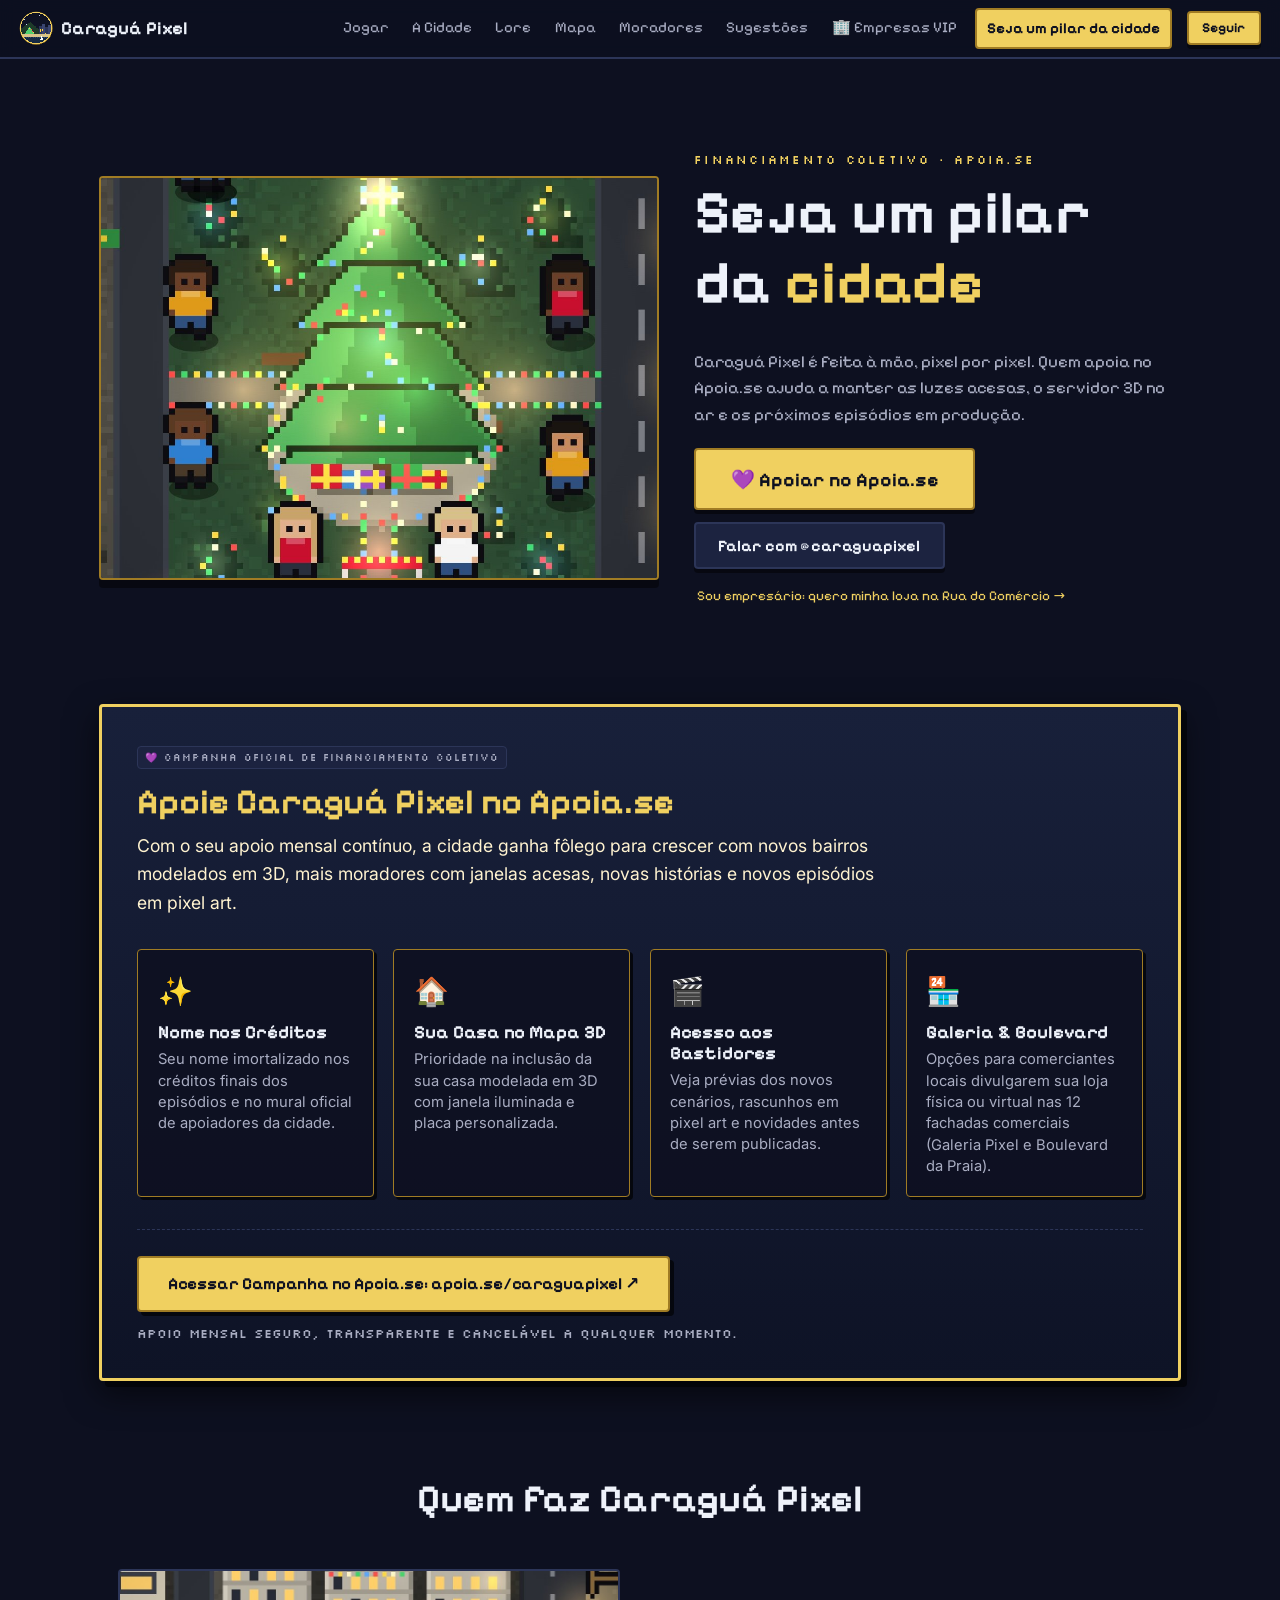
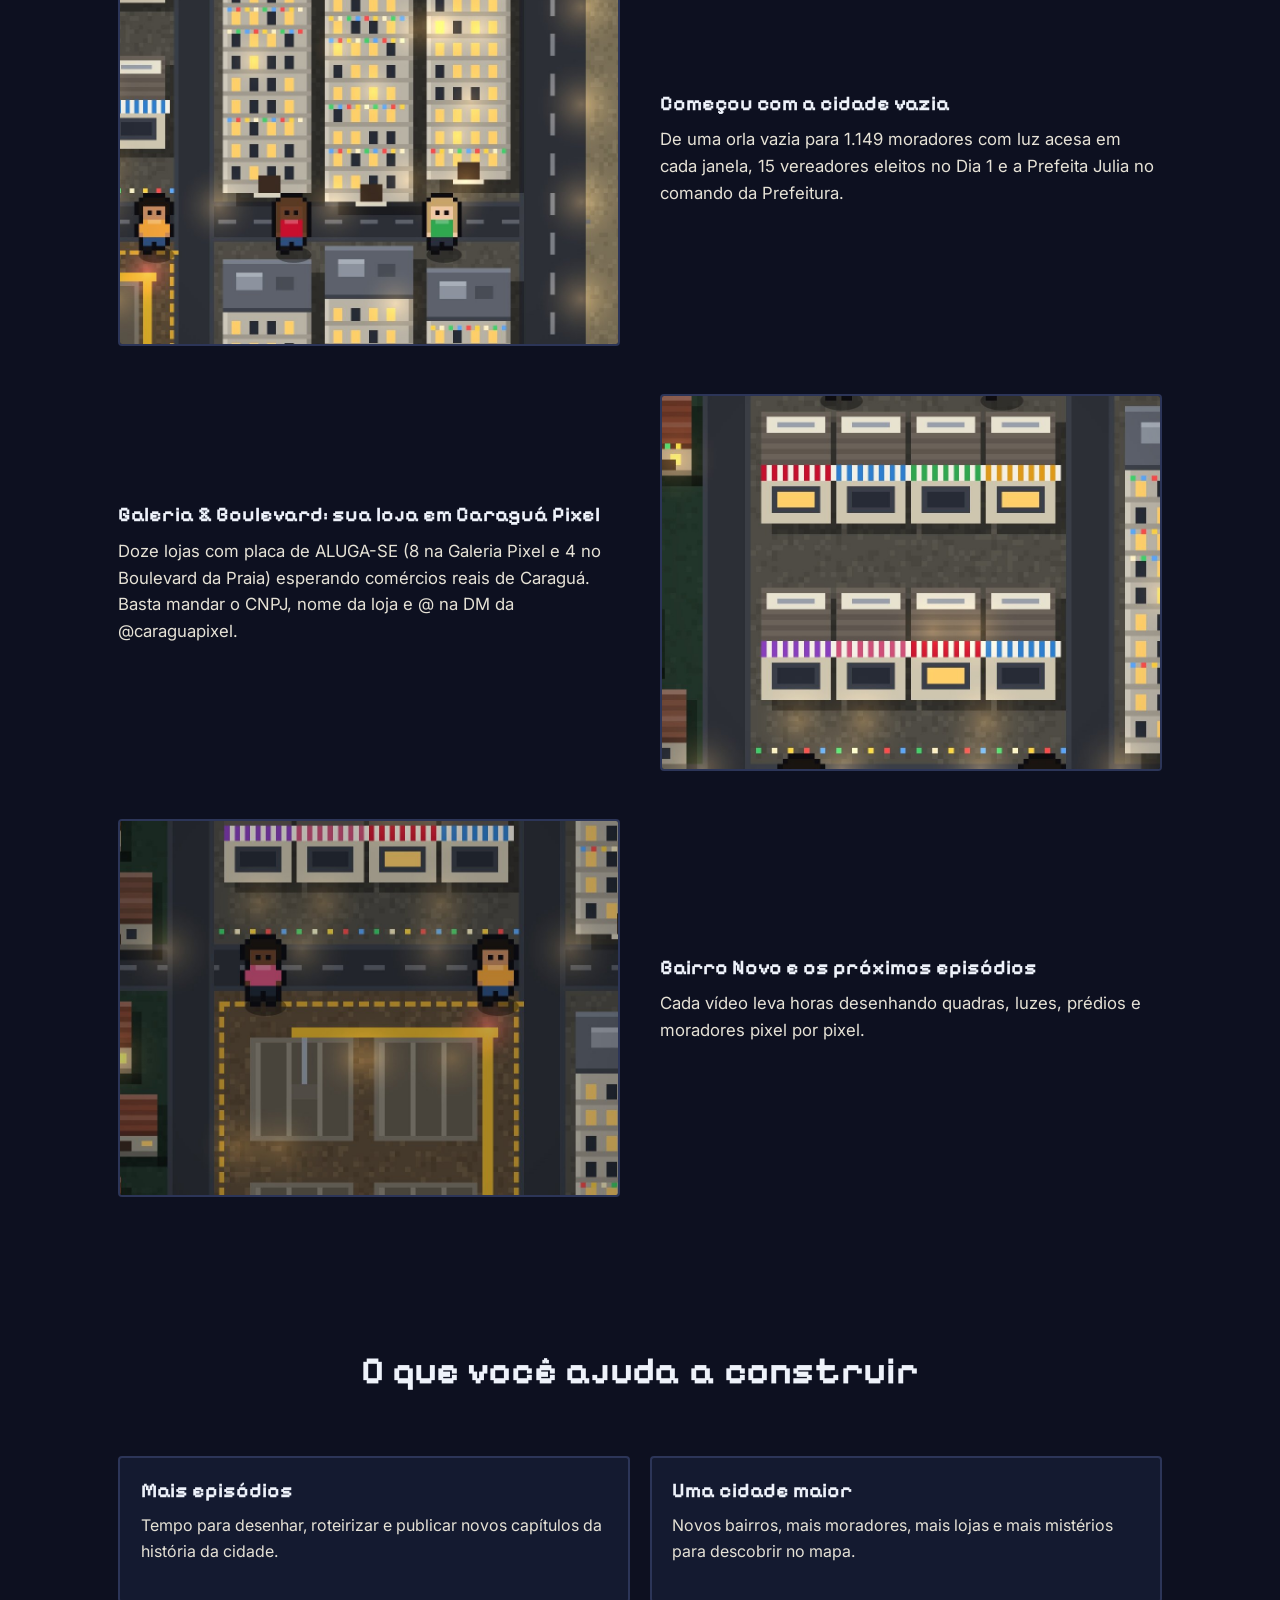
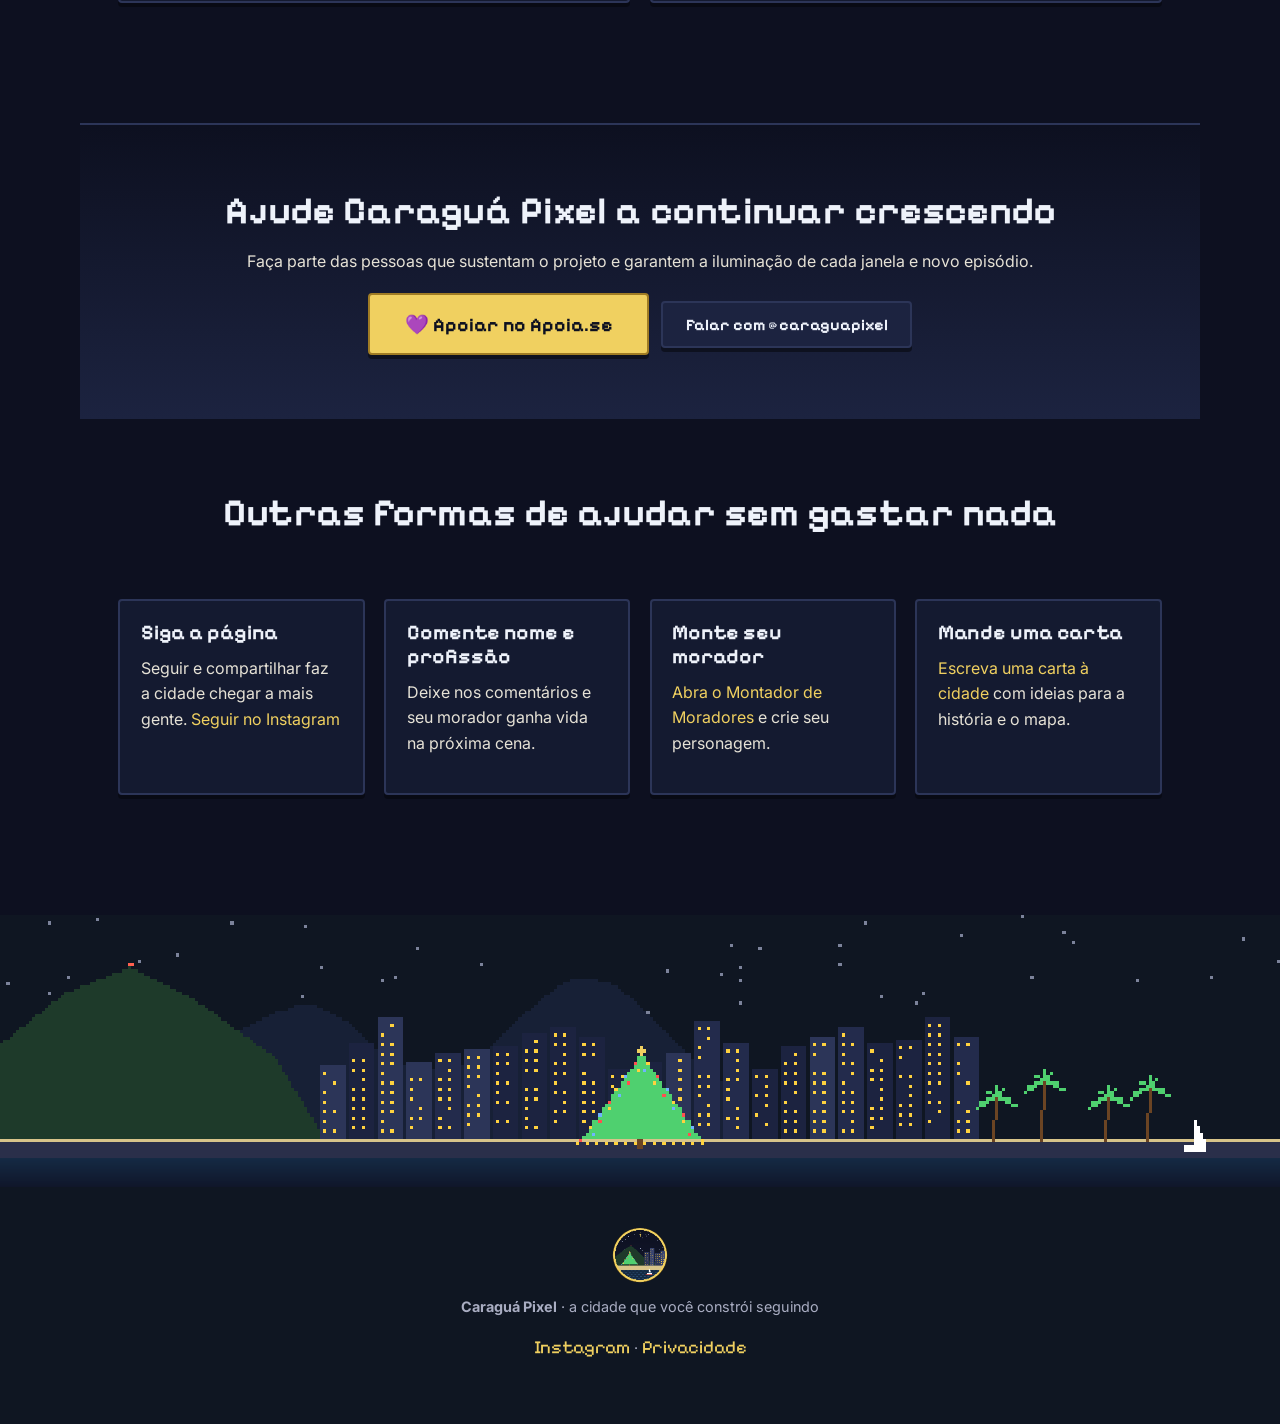
<file: apoie.html>
<!DOCTYPE html>
<html lang="pt-BR">
<head>
<meta charset="utf-8">
<meta name="viewport" content="width=device-width, initial-scale=1">
<title>Apoie o Projeto · Seja um pilar de Caraguá Pixel</title>
<meta name="description" content="Apoie Caraguá Pixel no Apoia.se para manter o servidor 3D no ar, financiar novos episódios e garantir créditos, casa 3D ou fachada na Rua do Comércio.">
<link rel="canonical" href="https://caraguapixel.online/apoie.html">
<meta property="og:site_name" content="Caraguá Pixel">
<meta property="og:locale" content="pt_BR">
<meta property="og:type" content="website">
<meta property="og:title" content="Apoie o Projeto · Seja um pilar de Caraguá Pixel">
<meta property="og:description" content="Apoie Caraguá Pixel no Apoia.se para manter o servidor 3D no ar, financiar novos episódios e garantir créditos, casa 3D ou fachada na Rua do Comércio.">
<meta property="og:url" content="https://caraguapixel.online/apoie.html">
<meta property="og:image" content="https://caraguapixel.online/img/banner.png">
<meta name="twitter:card" content="summary_large_image">
<meta name="twitter:title" content="Apoie o Projeto · Seja um pilar de Caraguá Pixel">
<meta name="twitter:description" content="Apoie Caraguá Pixel no Apoia.se para manter o servidor 3D no ar, financiar novos episódios e garantir créditos, casa 3D ou fachada na Rua do Comércio.">
<meta name="twitter:image" content="https://caraguapixel.online/img/banner.png">
<link rel="preconnect" href="https://fonts.googleapis.com">
<link rel="preconnect" href="https://fonts.gstatic.com" crossorigin>
<link href="https://fonts.googleapis.com/css2?family=Pixelify+Sans:wght@400;600;700&family=Silkscreen:wght@400;700&family=Inter:wght@400;500;600&display=swap" rel="stylesheet">
<link rel="stylesheet" href="css/style.min.css?v=20261118seo">
<link rel="icon" href="favicon.ico" sizes="any">
<link rel="icon" type="image/png" href="img/brasao.png">
<script type="application/ld+json">
{
  "@context": "https://schema.org",
  "@type": "WebPage",
  "url": "https://caraguapixel.online/apoie.html",
  "name": "Apoie o Projeto · Seja um pilar de Caraguá Pixel",
  "inLanguage": "pt-BR",
  "description": "Apoie Caraguá Pixel no Apoia.se para manter o servidor 3D no ar, financiar novos episódios e garantir créditos, casa 3D ou fachada na Rua do Comércio.",
  "isPartOf": {
    "@type": "WebSite",
    "url": "https://caraguapixel.online/",
    "name": "Caraguá Pixel"
  },
  "about": {
    "@type": "Organization",
    "name": "Caraguá Pixel",
    "url": "https://caraguapixel.online/",
    "sameAs": [
      "https://www.instagram.com/caraguapixel/",
      "https://apoia.se/caraguapixel"
    ],
    "description": "Projeto criativo de Caraguatatuba em pixel art com 1.149 moradores sob gestão da Prefeita Julia (@julia_silxo) e financiamento coletivo no Apoia.se."
  }
}
</script>
</head>
<body>
<div class="vagalumes-site" aria-hidden="true"></div>

<header class="topo">
  <nav class="nav">
    <a class="marca" href="/"><img src="img/brasao.png" alt="Brasão de Caraguá Pixel" width="36" height="36"><span>Caraguá Pixel</span></a>
    <button class="menu-btn" aria-label="Abrir menu" aria-expanded="false"><span></span><span></span><span></span></button>
    <ul class="links">
      <li><a href="/">Jogar</a></li>
      <li><a href="sobre.html">A Cidade</a></li>
      <li><a href="lore.html">Lore</a></li>
      <li><a href="mapa.html">Mapa</a></li>
      <li><a href="moradores.html">Moradores</a></li>
      <li><a href="sugestoes.html">Sugestões</a></li>
      <li><a href="empresas.html">🏢 Empresas VIP</a></li>
      <li><a href="apoie.html" class="link-apoiar ativo">Seja um pilar da cidade</a></li>
    </ul>
    <a class="btn btn-ouro btn-pequeno seguir" href="https://www.instagram.com/caraguapixel/" data-instagram target="_blank" rel="noopener noreferrer nofollow">Seguir</a>
  </nav>
</header>

<main>
  <section class="apoie-topo">
    <figure class="apoie-capa"><img src="img/praca.jpg" alt="Praça de Natal iluminada em Caraguá Pixel"></figure>
    <div class="apoie-chamada">
      <span class="kicker">Financiamento Coletivo · Apoia.se</span>
      <h1>Seja um pilar da <span class="ouro">cidade</span></h1>
      <p class="sub">Caraguá Pixel é feita à mão, pixel por pixel. Quem apoia no Apoia.se ajuda a manter as luzes acesas, o servidor 3D no ar e os próximos episódios em produção.</p>
      <div class="apoie-botoes-topo">
        <a class="btn btn-ouro btn-grande btn-apoia" href="https://apoia.se/caraguapixel" target="_blank" rel="noopener noreferrer nofollow">💜 Apoiar no Apoia.se</a>
        <a class="btn btn-escuro" href="https://www.instagram.com/caraguapixel/" data-instagram target="_blank" rel="noopener noreferrer nofollow">Falar com @caraguapixel</a>
      </div>
      <p class="apoie-nota"><a href="empresas.html">Sou empresário: quero minha loja na Rua do Comércio →</a></p>
    </div>
  </section>

  <section class="secao apoia-destaque-secao">
    <div class="card card-apoia">
      <div class="card-apoia-cabecalho">
        <span class="tag tag-ouro">💜 Campanha Oficial de Financiamento Coletivo</span>
        <h2>Apoie Caraguá Pixel no Apoia.se</h2>
        <p class="lead-apoia">Com o seu apoio mensal contínuo, a cidade ganha fôlego para crescer com novos bairros modelados em 3D, mais moradores com janelas acesas, novas histórias e novos episódios em pixel art.</p>
      </div>
      <div class="apoia-beneficios-grid">
        <div class="beneficio-item">
          <span class="beneficio-icone">✨</span>
          <h3>Nome nos Créditos</h3>
          <p>Seu nome imortalizado nos créditos finais dos episódios e no mural oficial de apoiadores da cidade.</p>
        </div>
        <div class="beneficio-item">
          <span class="beneficio-icone">🏠</span>
          <h3>Sua Casa no Mapa 3D</h3>
          <p>Prioridade na inclusão da sua casa modelada em 3D com janela iluminada e placa personalizada.</p>
        </div>
        <div class="beneficio-item">
          <span class="beneficio-icone">🎬</span>
          <h3>Acesso aos Bastidores</h3>
          <p>Veja prévias dos novos cenários, rascunhos em pixel art e novidades antes de serem publicadas.</p>
        </div>
        <div class="beneficio-item">
          <span class="beneficio-icone">🏪</span>
          <h3>Galeria &amp; Boulevard</h3>
          <p>Opções para comerciantes locais divulgarem sua loja física ou virtual nas 12 fachadas comerciais (Galeria Pixel e Boulevard da Praia).</p>
        </div>
      </div>
      <div class="card-apoia-rodape">
        <a class="btn btn-ouro btn-grande btn-apoia-link" href="https://apoia.se/caraguapixel" target="_blank" rel="noopener noreferrer nofollow">
          Acessar Campanha no Apoia.se: apoia.se/caraguapixel ↗
        </a>
        <span class="apoia-garantia">Apoio mensal seguro, transparente e cancelável a qualquer momento.</span>
      </div>
    </div>
  </section>

  <section class="secao apoie-historia">
    <h2>Quem faz Caraguá Pixel</h2>
    <div class="apoie-blocos">
      <div class="apoie-bloco">
        <img src="img/predios.jpg" alt="Prédios de Caraguá Pixel com janelas acesas">
        <div>
          <h3>Começou com a cidade vazia</h3>
          <p>De uma orla vazia para 1.149 moradores com luz acesa em cada janela, 15 vereadores eleitos no Dia 1 e a Prefeita Julia no comando da Prefeitura.</p>
        </div>
      </div>
      <div class="apoie-bloco invertido">
        <img src="img/comercio.jpg" alt="Galeria Pixel e Boulevard da Praia com lojas de ALUGA-SE">
        <div>
          <h3>Galeria &amp; Boulevard: sua loja em Caraguá Pixel</h3>
          <p>Doze lojas com placa de ALUGA-SE (8 na Galeria Pixel e 4 no Boulevard da Praia) esperando comércios reais de Caraguá. Basta mandar o CNPJ, nome da loja e @ na DM da @caraguapixel.</p>
        </div>
      </div>
      <div class="apoie-bloco">
        <img src="img/obras.jpg" alt="Obras do Bairro Novo">
        <div>
          <h3>Bairro Novo e os próximos episódios</h3>
          <p>Cada vídeo leva horas desenhando quadras, luzes, prédios e moradores pixel por pixel.</p>
        </div>
      </div>
    </div>
  </section>

  <section class="secao">
    <h2>O que você ajuda a construir</h2>
    <div class="apoie-usos">
      <div class="card"><h3>Mais episódios</h3><p>Tempo para desenhar, roteirizar e publicar novos capítulos da história da cidade.</p></div>
      <div class="card"><h3>Uma cidade maior</h3><p>Novos bairros, mais moradores, mais lojas e mais mistérios para descobrir no mapa.</p></div>
    </div>
  </section>

  <section class="secao apoie-final">
    <h2>Ajude Caraguá Pixel a continuar crescendo</h2>
    <p>Faça parte das pessoas que sustentam o projeto e garantem a iluminação de cada janela e novo episódio.</p>
    <div class="apoie-botoes-final">
      <a class="btn btn-ouro btn-grande" href="https://apoia.se/caraguapixel" target="_blank" rel="noopener noreferrer nofollow">💜 Apoiar no Apoia.se</a>
      <a class="btn btn-escuro" href="https://www.instagram.com/caraguapixel/" data-instagram target="_blank" rel="noopener noreferrer nofollow">Falar com @caraguapixel</a>
    </div>
  </section>

  <section class="secao">
    <h2>Outras formas de ajudar sem gastar nada</h2>
    <div class="apoie-usos">
      <div class="card"><h3>Siga a página</h3><p>Seguir e compartilhar faz a cidade chegar a mais gente. <a href="https://www.instagram.com/caraguapixel/" data-instagram target="_blank" rel="noopener noreferrer nofollow">Seguir no Instagram</a></p></div>
      <div class="card"><h3>Comente nome e profissão</h3><p>Deixe nos comentários e seu morador ganha vida na próxima cena.</p></div>
      <div class="card"><h3>Monte seu morador</h3><p><a href="moradores.html">Abra o Montador de Moradores</a> e crie seu personagem.</p></div>
      <div class="card"><h3>Mande uma carta</h3><p><a href="sugestoes.html">Escreva uma carta à cidade</a> com ideias para a história e o mapa.</p></div>
    </div>
  </section>
</main>

<footer class="rodape">
  <img class="banner-rodape" src="img/banner.png" alt="" aria-hidden="true">
  <div class="rodape-conteudo">
    <img src="img/brasao.png" alt="Brasão de Caraguá Pixel" width="56" height="56">
    <p><strong>Caraguá Pixel</strong> · a cidade que você constrói seguindo</p>
    <p><a href="https://www.instagram.com/caraguapixel/" data-instagram target="_blank" rel="noopener noreferrer nofollow" class="insta-texto">Instagram</a> · <a class="insta-texto" href="privacidade.html">Privacidade</a></p>
    <div class="aviso" role="status" aria-live="polite"></div>
  </div>
</footer>
<script src="js/main.min.js?v=20261118seo"></script>
</body>
</html>
</file>
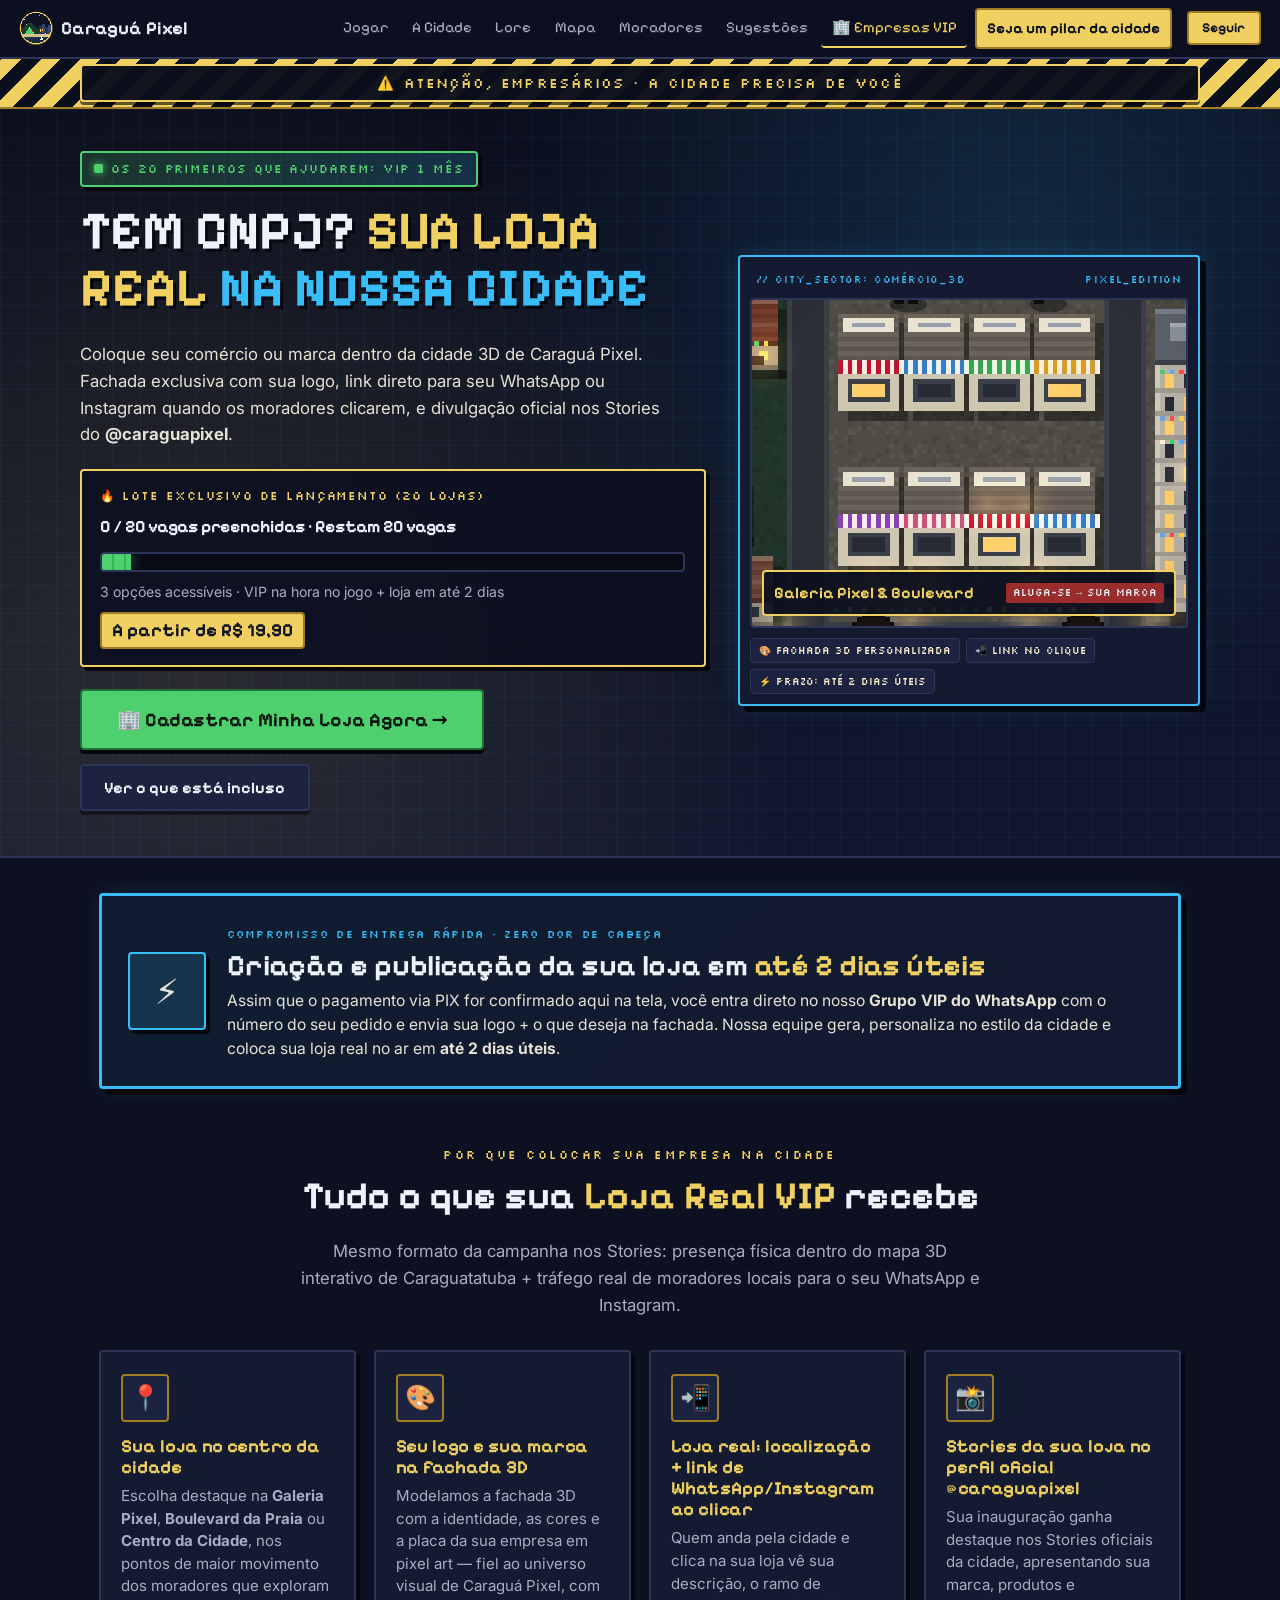
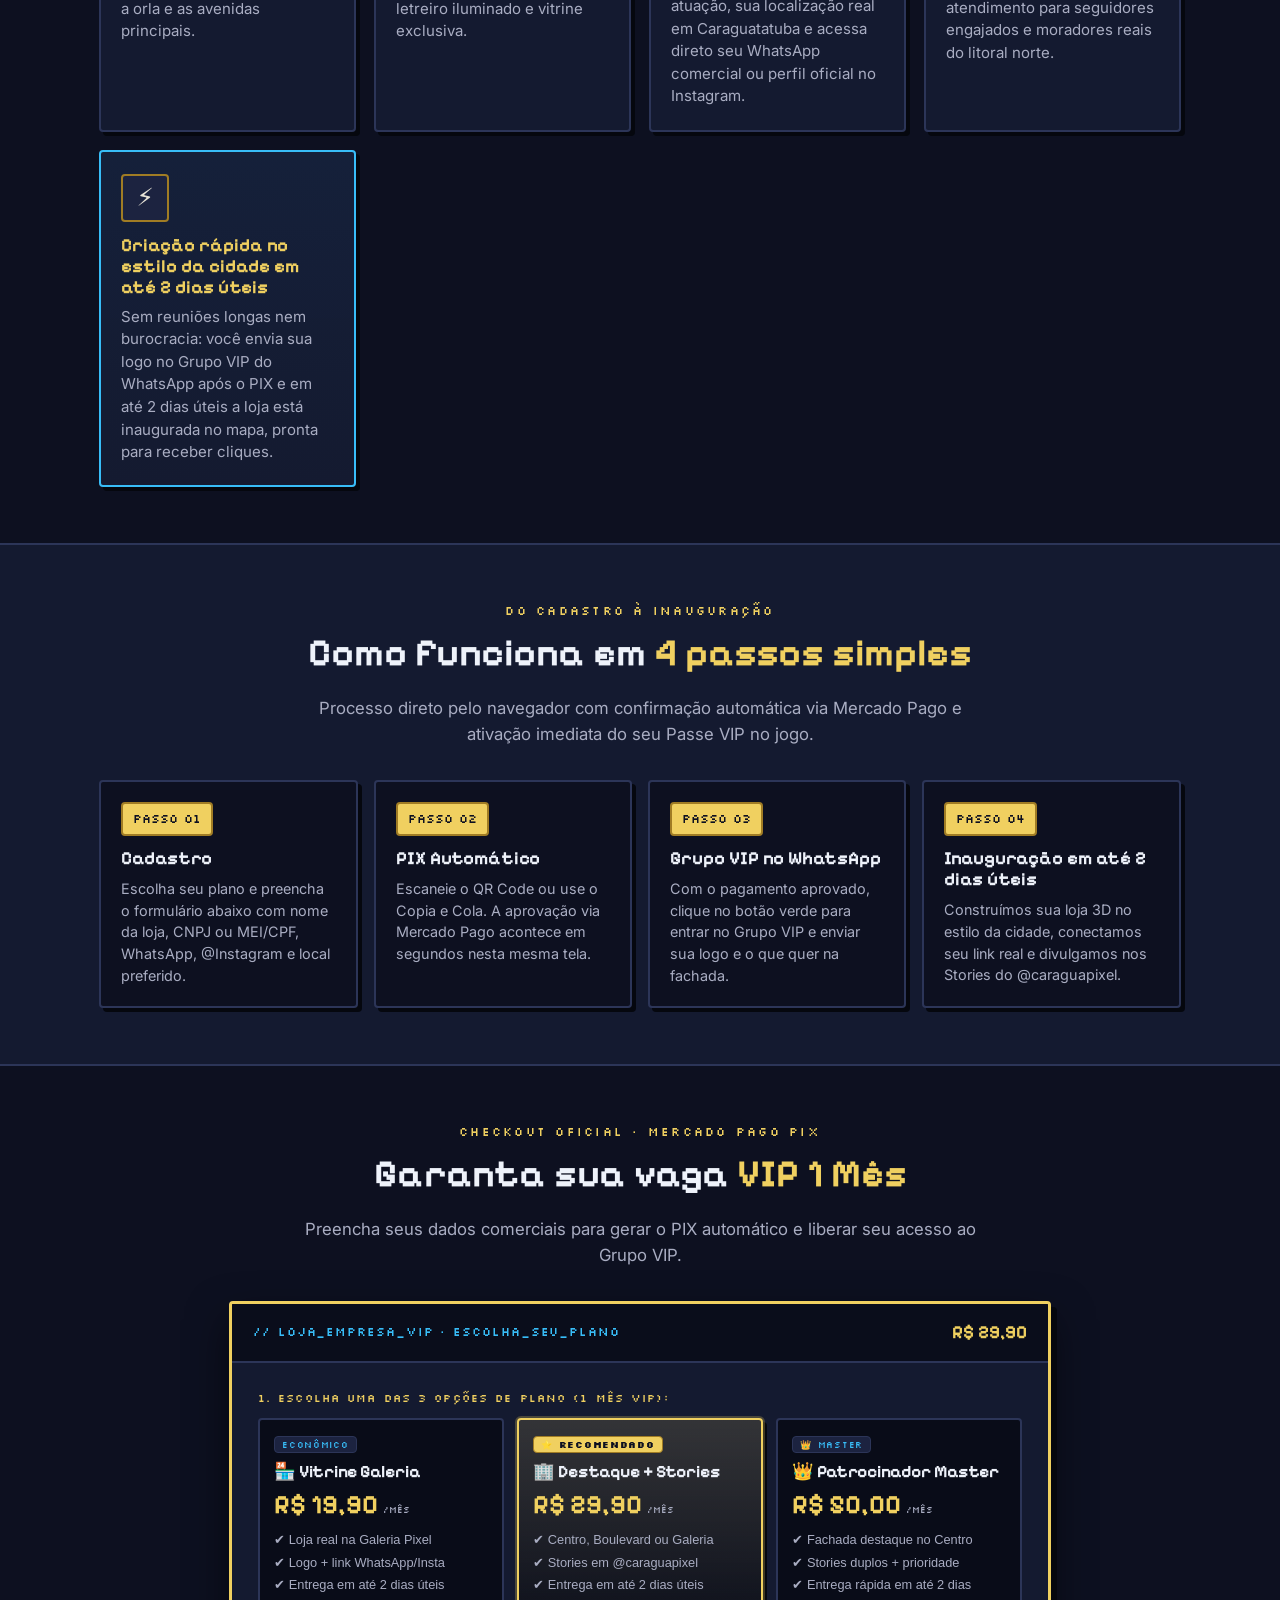
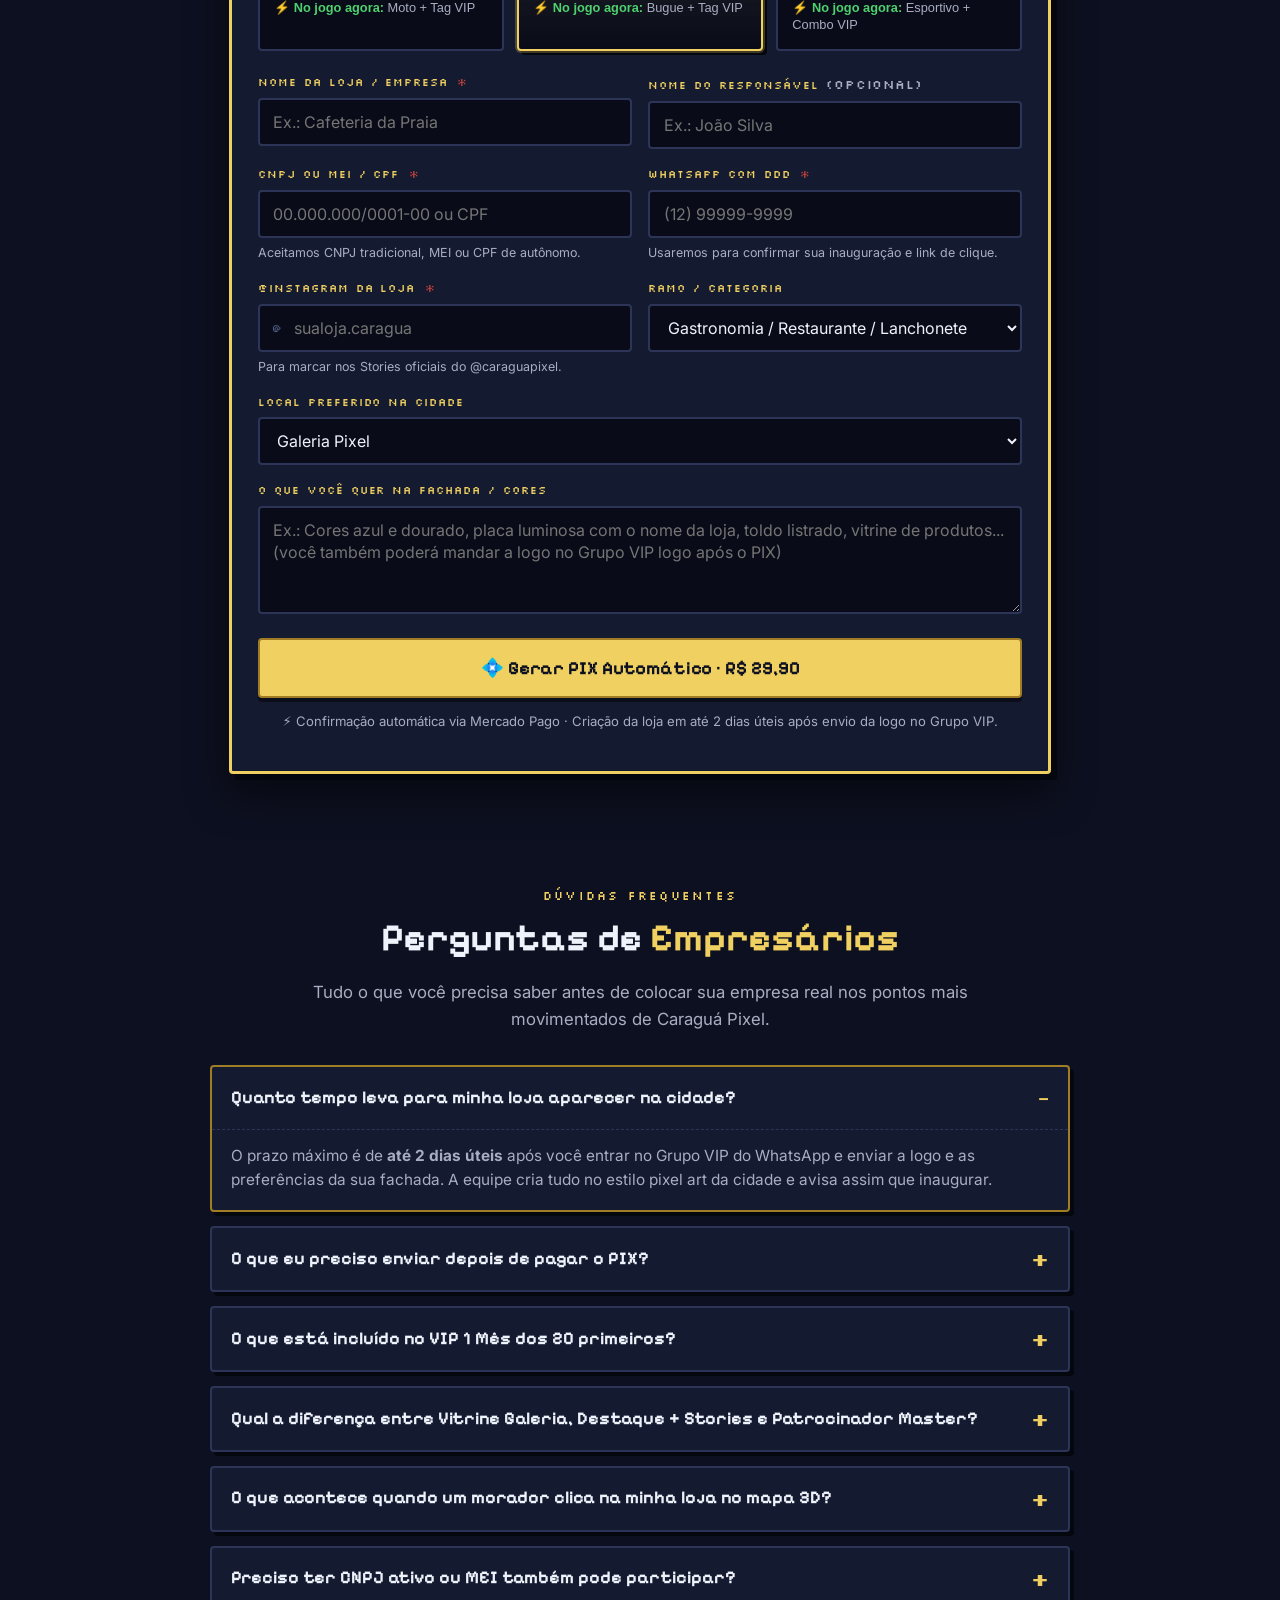
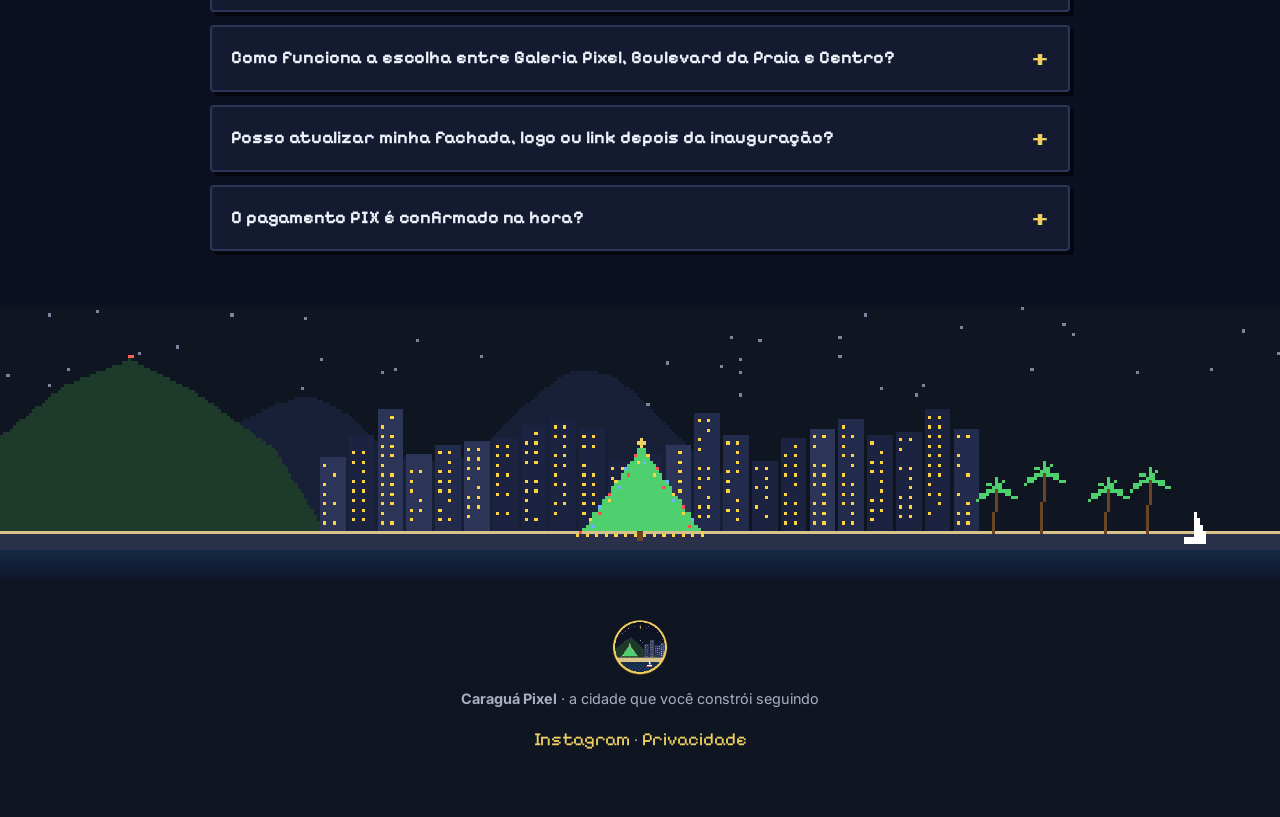
<file: empresas.html>
<!DOCTYPE html>
<html lang="pt-BR">
<head>
<meta charset="utf-8">
<meta name="viewport" content="width=device-width, initial-scale=1, viewport-fit=cover">
<title>Empresas VIP · Sua Loja Real 3D | Caraguá Pixel</title>
<meta name="description" content="Coloque sua empresa real na cidade 3D de Caraguá Pixel com fachada personalizada, link para WhatsApp e Instagram, Stories e criação em até 2 dias úteis.">
<link rel="canonical" href="https://caraguapixel.online/empresas.html">
<meta property="og:type" content="website">
<meta property="og:site_name" content="Caraguá Pixel">
<meta property="og:locale" content="pt_BR">
<meta property="og:title" content="Empresas VIP · Sua Loja Real 3D | Caraguá Pixel">
<meta property="og:description" content="Coloque sua empresa real na cidade 3D de Caraguá Pixel com fachada personalizada, link para WhatsApp e Instagram, Stories e criação em até 2 dias úteis.">
<meta property="og:url" content="https://caraguapixel.online/empresas.html">
<meta property="og:image" content="https://caraguapixel.online/img/comercio.jpg">
<meta name="twitter:card" content="summary_large_image">
<meta name="twitter:title" content="Empresas VIP · Sua Loja Real 3D | Caraguá Pixel">
<meta name="twitter:description" content="Coloque sua empresa real na cidade 3D de Caraguá Pixel com fachada personalizada, link para WhatsApp e Instagram, Stories e criação em até 2 dias úteis.">
<meta name="twitter:image" content="https://caraguapixel.online/img/comercio.jpg">
<link rel="preconnect" href="https://fonts.googleapis.com">
<link rel="preconnect" href="https://fonts.gstatic.com" crossorigin>
<link href="https://fonts.googleapis.com/css2?family=Pixelify+Sans:wght@400;600;700&family=Silkscreen:wght@400;700&family=Inter:wght@400;500;600;700&display=swap" rel="stylesheet">
<link rel="stylesheet" href="css/style.min.css?v=20261118seo">
<link rel="stylesheet" href="css/empresas.min.css?v=20261118seo">
<link rel="icon" href="favicon.ico" sizes="any">
<link rel="icon" type="image/png" href="img/brasao.png">
</head>
<body>
<div class="vagalumes-site" aria-hidden="true"></div>

<header class="topo">
<nav class="nav">
<a class="marca" href="/"><img src="img/brasao.png" alt="Brasão de Caraguá Pixel" width="36" height="36"><span>Caraguá Pixel</span></a>
<button class="menu-btn" aria-label="Abrir menu" aria-expanded="false"><span></span><span></span><span></span></button>
<ul class="links">
<li><a href="/">Jogar</a></li>
<li><a href="sobre.html">A Cidade</a></li>
<li><a href="lore.html">Lore</a></li>
<li><a href="mapa.html">Mapa</a></li>
<li><a href="moradores.html">Moradores</a></li>
<li><a href="sugestoes.html">Sugestões</a></li>
<li><a href="empresas.html" class="ativo">🏢 Empresas VIP</a></li>
<li><a href="apoie.html" class="link-apoiar">Seja um pilar da cidade</a></li>
</ul>
<a class="btn btn-ouro btn-pequeno seguir" href="https://www.instagram.com/caraguapixel/" data-instagram target="_blank" rel="noopener noreferrer nofollow">Seguir</a>
</nav>
</header>

<div class="hazard-strip" role="region" aria-label="Aviso aos empresários">
<div class="hazard-inner">
<span>⚠️ ATENÇÃO, EMPRESÁRIOS · A CIDADE PRECISA DE VOCÊ</span>
</div>
</div>

<main>
<!-- HERO + CONTADOR AO VIVO -->
<section class="emp-hero">
<div class="emp-hero-grid">
<div>
<div class="vip-badge">
<span class="vip-badge-dot" aria-hidden="true"></span>
<span>OS 20 PRIMEIROS QUE AJUDAREM: VIP 1 MÊS</span>
</div>

<h1>TEM CNPJ? <span class="ouro">SUA LOJA REAL</span> <span class="ciano">NA NOSSA CIDADE</span></h1>
<p class="emp-hero-sub">
Coloque seu comércio ou marca dentro da cidade 3D de Caraguá Pixel. Fachada exclusiva com sua logo, link direto para seu WhatsApp ou Instagram quando os moradores clicarem, e divulgação oficial nos Stories do <strong>@caraguapixel</strong>.
</p>

<div class="vagas-card" aria-live="polite">
<div class="vagas-topo">
<span class="vagas-label">🔥 Lote Exclusivo de Lançamento (20 Lojas)</span>
<span class="vagas-status-texto" id="vagasTexto">0 / 20 vagas preenchidas · Restam 20 vagas</span>
</div>
<div class="vagas-barra-trilha" role="progressbar" aria-valuemin="0" aria-valuemax="20" aria-valuenow="0" id="vagasProgressBar">
<div class="vagas-barra-fill" id="vagasFill"></div>
</div>
<div class="vagas-rodape">
<span>3 opções acessíveis · VIP na hora no jogo + loja em até 2 dias</span>
<span class="vagas-preco-pill" id="heroPreco">A partir de R$ 19,90</span>
</div>
</div>

<div class="emp-hero-acoes">
<a class="btn btn-cyber btn-grande" href="#cadastro">🏢 Cadastrar Minha Loja Agora →</a>
<a class="btn btn-escuro" href="#beneficios">Ver o que está incluso</a>
</div>
</div>

<aside class="vitrine-cyber" aria-label="Prévia da Galeria Pixel e Boulevard da Praia">
<div class="vitrine-cyber-topo">
<span>// CITY_SECTOR: COMÉRCIO_3D</span>
<span>PIXEL_EDITION</span>
</div>
<div class="vitrine-cyber-img">
<img src="img/comercio.jpg" alt="Fachadas comerciais da Galeria Pixel e Boulevard da Praia em Caraguá Pixel">
<div class="vitrine-cyber-tag">
<strong>Galeria Pixel &amp; Boulevard</strong>
<span>ALUGA-SE → SUA MARCA</span>
</div>
</div>
<div class="vitrine-chips">
<span>🎨 Fachada 3D Personalizada</span>
<span>📲 Link no Clique</span>
<span>⚡ Prazo: até 2 dias úteis</span>
</div>
</aside>
</div>
</section>

<!-- BANNER EXPLÍCITO SLA 2 DIAS ÚTEIS -->
<section class="sla-banner-wrap" aria-label="Prazo de criação em até 2 dias úteis">
<div class="sla-banner">
<div class="sla-relogio" aria-hidden="true">⚡</div>
<div>
<span class="sla-kicker">Compromisso de Entrega Rápida · Zero Dor de Cabeça</span>
<h2>Criação e publicação da sua loja em <span class="ouro">até 2 dias úteis</span></h2>
<p>
Assim que o pagamento via PIX for confirmado aqui na tela, você entra direto no nosso <strong>Grupo VIP do WhatsApp</strong> com o número do seu pedido e envia sua logo + o que deseja na fachada. Nossa equipe gera, personaliza no estilo da cidade e coloca sua loja real no ar em <strong>até 2 dias úteis</strong>.
</p>
</div>
</div>
</section>

<!-- BENEFÍCIOS -->
<section class="emp-secao" id="beneficios">
<div class="emp-secao-header">
<p class="kicker">Por que colocar sua empresa na cidade</p>
<h2>Tudo o que sua <span class="ouro">Loja Real VIP</span> recebe</h2>
<p class="sub">Mesmo formato da campanha nos Stories: presença física dentro do mapa 3D interativo de Caraguatatuba + tráfego real de moradores locais para o seu WhatsApp e Instagram.</p>
</div>

<div class="beneficios-grid">
<article class="beneficio-card">
<div class="beneficio-icon-box" aria-hidden="true">📍</div>
<h3>Sua loja no centro da cidade</h3>
<p>Escolha destaque na <strong>Galeria Pixel</strong>, <strong>Boulevard da Praia</strong> ou <strong>Centro da Cidade</strong>, nos pontos de maior movimento dos moradores que exploram a orla e as avenidas principais.</p>
</article>

<article class="beneficio-card">
<div class="beneficio-icon-box" aria-hidden="true">🎨</div>
<h3>Seu logo e sua marca na fachada 3D</h3>
<p>Modelamos a fachada 3D com a identidade, as cores e a placa da sua empresa em pixel art — fiel ao universo visual de Caraguá Pixel, com letreiro iluminado e vitrine exclusiva.</p>
</article>

<article class="beneficio-card">
<div class="beneficio-icon-box" aria-hidden="true">📲</div>
<h3>Loja real: localização + link de WhatsApp/Instagram ao clicar</h3>
<p>Quem anda pela cidade e clica na sua loja vê sua descrição, o ramo de atuação, sua localização real em Caraguatatuba e acessa direto seu WhatsApp comercial ou perfil oficial no Instagram.</p>
</article>

<article class="beneficio-card">
<div class="beneficio-icon-box" aria-hidden="true">📸</div>
<h3>Stories da sua loja no perfil oficial @caraguapixel</h3>
<p>Sua inauguração ganha destaque nos Stories oficiais da cidade, apresentando sua marca, produtos e atendimento para seguidores engajados e moradores reais do litoral norte.</p>
</article>

<article class="beneficio-card destaque-sla">
<div class="beneficio-icon-box" aria-hidden="true">⚡</div>
<h3>Criação rápida no estilo da cidade em até 2 dias úteis</h3>
<p>Sem reuniões longas nem burocracia: você envia sua logo no Grupo VIP do WhatsApp após o PIX e em até 2 dias úteis a loja está inaugurada no mapa, pronta para receber cliques.</p>
</article>
</div>
</section>

<!-- PASSO A PASSO -->
<section class="fluxo-banda" id="como-funciona">
<div class="emp-secao">
<div class="emp-secao-header">
<p class="kicker">Do cadastro à inauguração</p>
<h2>Como funciona em <span class="ouro">4 passos simples</span></h2>
<p class="sub">Processo direto pelo navegador com confirmação automática via Mercado Pago e ativação imediata do seu Passe VIP no jogo.</p>
</div>

<div class="passos-grid">
<div class="passo-card">
<span class="passo-badge">PASSO 01</span>
<h3>Cadastro</h3>
<p>Escolha seu plano e preencha o formulário abaixo com nome da loja, CNPJ ou MEI/CPF, WhatsApp, @Instagram e local preferido.</p>
</div>

<div class="passo-card">
<span class="passo-badge">PASSO 02</span>
<h3>PIX Automático</h3>
<p>Escaneie o QR Code ou use o Copia e Cola. A aprovação via Mercado Pago acontece em segundos nesta mesma tela.</p>
</div>

<div class="passo-card">
<span class="passo-badge">PASSO 03</span>
<h3>Grupo VIP no WhatsApp</h3>
<p>Com o pagamento aprovado, clique no botão verde para entrar no Grupo VIP e enviar sua logo e o que quer na fachada.</p>
</div>

<div class="passo-card">
<span class="passo-badge">PASSO 04</span>
<h3>Inauguração em até 2 dias úteis</h3>
<p>Construímos sua loja 3D no estilo da cidade, conectamos seu link real e divulgamos nos Stories do @caraguapixel.</p>
</div>
</div>
</div>
</section>

<!-- FORMULÁRIO + CHECKOUT PIX INTEGRADO -->
<section class="checkout-secao" id="cadastro">
<div class="emp-secao-header">
<p class="kicker">Checkout Oficial · Mercado Pago PIX</p>
<h2>Garanta sua vaga <span class="ouro">VIP 1 Mês</span></h2>
<p class="sub">Preencha seus dados comerciais para gerar o PIX automático e liberar seu acesso ao Grupo VIP.</p>
</div>

<div class="checkout-box">
<div class="checkout-topbar">
<span class="checkout-topbar-title">// LOJA_EMPRESA_VIP · ESCOLHA_SEU_PLANO</span>
<span class="checkout-topbar-price" id="checkoutTopoPreco">R$ 29,90</span>
</div>

<div class="checkout-body">
<!-- TELA 1: CADASTRO -->
<form id="formEmpresa" novalidate>
<div class="planos-wrap" role="radiogroup" aria-label="Escolha seu plano VIP empresarial">
<span class="planos-label">1. Escolha uma das 3 opções de plano (1 Mês VIP):</span>
<div class="planos-grid">
<button type="button" class="plano-card" data-plano-id="loja_bronze" aria-pressed="false">
<span class="plano-badge">ECONÔMICO</span>
<span class="plano-titulo">🏪 Vitrine Galeria</span>
<span class="plano-preco"><span id="precoPlano_loja_bronze">R$ 19,90</span> <small>/mês</small></span>
<ul class="plano-lista">
<li>✔ Loja real na Galeria Pixel</li>
<li>✔ Logo + link WhatsApp/Insta</li>
<li>✔ Entrega em até 2 dias úteis</li>
<li><strong>⚡ No jogo agora:</strong> Moto + Tag VIP</li>
</ul>
</button>

<button type="button" class="plano-card ativo" data-plano-id="loja_empresa_vip" aria-pressed="true">
<span class="plano-badge">⭐ RECOMENDADO</span>
<span class="plano-titulo">🏢 Destaque + Stories</span>
<span class="plano-preco"><span id="precoPlano_loja_empresa_vip">R$ 29,90</span> <small>/mês</small></span>
<ul class="plano-lista">
<li>✔ Centro, Boulevard ou Galeria</li>
<li>✔ Stories em @caraguapixel</li>
<li>✔ Entrega em até 2 dias úteis</li>
<li><strong>⚡ No jogo agora:</strong> Bugue + Tag VIP</li>
</ul>
</button>

<button type="button" class="plano-card" data-plano-id="loja_ouro" aria-pressed="false">
<span class="plano-badge">👑 MASTER</span>
<span class="plano-titulo">👑 Patrocinador Master</span>
<span class="plano-preco"><span id="precoPlano_loja_ouro">R$ 50,00</span> <small>/mês</small></span>
<ul class="plano-lista">
<li>✔ Fachada destaque no Centro</li>
<li>✔ Stories duplos + prioridade</li>
<li>✔ Entrega rápida em até 2 dias</li>
<li><strong>⚡ No jogo agora:</strong> Esportivo + Combo VIP</li>
</ul>
</button>
</div>
</div>

<div class="form-grid-2">
<div class="campo">
<label for="empresa">Nome da Loja / Empresa <span class="obrig">*</span></label>
<input type="text" id="empresa" name="empresa" maxlength="64" required placeholder="Ex.: Cafeteria da Praia" autocomplete="organization">
</div>

<div class="campo">
<label for="responsavel">Nome do Responsável <small class="opcional">(opcional)</small></label>
<input type="text" id="responsavel" name="responsavel" maxlength="32" placeholder="Ex.: João Silva" autocomplete="name">
</div>
</div>

<div class="form-grid-2">
<div class="campo">
<label for="cnpj">CNPJ ou MEI / CPF <span class="obrig">*</span></label>
<input type="text" id="cnpj" name="cnpj" inputmode="numeric" maxlength="18" required placeholder="00.000.000/0001-00 ou CPF">
<span class="campo-dica">Aceitamos CNPJ tradicional, MEI ou CPF de autônomo.</span>
</div>

<div class="campo">
<label for="whatsapp">WhatsApp com DDD <span class="obrig">*</span></label>
<input type="tel" id="whatsapp" name="whatsapp" inputmode="tel" maxlength="16" required placeholder="(12) 99999-9999" autocomplete="tel-national">
<span class="campo-dica">Usaremos para confirmar sua inauguração e link de clique.</span>
</div>
</div>

<div class="form-grid-2">
<div class="campo">
<label for="arroba">@Instagram da Loja <span class="obrig">*</span></label>
<div class="com-arroba">
<input type="text" id="arroba" name="arroba" maxlength="31" required placeholder="sualoja.caragua" autocapitalize="none" spellcheck="false">
</div>
<span class="campo-dica">Para marcar nos Stories oficiais do @caraguapixel.</span>
</div>

<div class="campo">
<label for="ramo">Ramo / Categoria</label>
<select id="ramo" name="ramo">
<option value="Gastronomia / Restaurante / Lanchonete">Gastronomia / Restaurante / Lanchonete</option>
<option value="Moda / Roupas / Acessórios">Moda / Roupas / Acessórios</option>
<option value="Beleza / Barbearia / Estética">Beleza / Barbearia / Estética</option>
<option value="Mercado / Padaria / Adega">Mercado / Padaria / Adega</option>
<option value="Saúde / Clínica / Pet Shop">Saúde / Clínica / Pet Shop</option>
<option value="Serviços / Tecnologia / Automotivo">Serviços / Tecnologia / Automotivo</option>
<option value="Turismo / Imobiliária / Hospedagem">Turismo / Imobiliária / Hospedagem</option>
<option value="Comércio Local">Outro Comércio Local</option>
</select>
</div>
</div>

<div class="campo">
<label for="local_preferido">Local Preferido na Cidade</label>
<select id="local_preferido" name="local_preferido">
<option value="Galeria Pixel">Galeria Pixel</option>
<option value="Boulevard da Praia">Boulevard da Praia</option>
<option value="Centro da Cidade">Centro da Cidade</option>
<option value="Qualquer ponto de destaque">Qualquer ponto de destaque</option>
</select>
</div>

<div class="campo">
<label for="observacoes">O que você quer na fachada / cores</label>
<textarea id="observacoes" name="observacoes" maxlength="400" placeholder="Ex.: Cores azul e dourado, placa luminosa com o nome da loja, toldo listrado, vitrine de produtos... (você também poderá mandar a logo no Grupo VIP logo após o PIX)"></textarea>
</div>

<div id="erroForm" class="erro-box" role="alert" hidden></div>

<button type="submit" id="btnGerarPix" class="btn btn-ouro btn-grande btn-submit-pix">
💠 Gerar PIX Automático · R$ 29,90
</button>
<p class="checkout-seguro">
⚡ Confirmação automática via Mercado Pago · Criação da loja em até 2 dias úteis após envio da logo no Grupo VIP.
</p>
</form>

<!-- TELA 2: CHECKOUT PIX -->
<div id="viewPix" hidden>
<div id="mpSelo" class="mp-selo">
<span>⚡ PIX Automático Mercado Pago</span>
<span>Liberação em segundos após o pagamento</span>
</div>

<div class="pix-meta-topo">
<span class="pedido-tag" id="pixPedidoId">Pedido: PED-...</span>
<span class="timer-tag" id="pixTimer">⏱️ Expira em 45:00</span>
</div>

<div id="pixAreaPadrao" class="pix-layout">
<div class="pix-qr-card">
<div id="pixQrContainer"></div>
<span class="pix-qr-caption">ESCANEIE NO APP DO SEU BANCO</span>
</div>

<div>
<h3 class="pix-titulo">Pague <span id="pixValorDisplay">R$ 29,90</span> para confirmar sua Loja VIP</h3>
<p class="pix-loja-sub">
Loja: <strong id="pixEmpresaDisplay"></strong> · <span id="pixArrobaDisplay"></span>
</p>

<label for="pixBrcodeInput" class="pix-brcode-label">Código PIX Copia e Cola</label>
<textarea id="pixBrcodeInput" class="pix-brcode-area" readonly></textarea>

<button type="button" id="btnCopiarPix" class="btn btn-ouro btn-full">
📋 Copiar Código PIX (Copia e Cola)
</button>
</div>
</div>

<div id="pixAreaReserva" hidden>
<div class="sla-confirmado-alerta sla-reserva-alerta">
<strong>🎟️ Reserva VIP Registrada!</strong><br>
Seu pedido <strong id="reservaPedidoId"></strong> foi salvo no valor de <strong id="reservaValor"></strong>. Clique abaixo para enviar seu código de pedido no atendimento VIP ou aguarde a liberação nesta tela.
</div>
<div class="pix-acoes-linha">
<button type="button" id="btnCopiarProtocolo" class="btn btn-ouro">📋 Copiar Número do Pedido</button>
<a id="btnReservaAtendimento" class="btn btn-cyber" href="https://www.instagram.com/caraguapixel/" target="_blank" rel="noopener noreferrer nofollow">📲 Falar com Atendimento VIP →</a>
</div>
</div>

<div class="pix-polling-bar">
<span class="pix-polling-msg" id="pixPollingStatus">🔄 Verificando pagamento automaticamente a cada 2,5s...</span>
<div class="pix-polling-acoes">
<button type="button" id="btnVerificarAgora" class="btn btn-escuro btn-pequeno">⚡ Já paguei, verificar agora</button>
<button type="button" id="btnCancelarPedido" class="btn btn-escuro btn-pequeno">← Alterar cadastro</button>
</div>
</div>
</div>

<!-- TELA 3: PAGAMENTO APROVADO -->
<div id="viewAprovado" hidden>
<div class="aprovado-box">
<div class="aprovado-cabecalho">
<span class="vip-badge vip-badge-aprovado">✅ PIX CONFIRMADO COM SUCESSO</span>
<h3>Sua Loja Real VIP está garantida!</h3>
<p>Agora falta só entrar no Grupo VIP do WhatsApp e mandar sua logo.</p>
</div>

<div class="aprovado-dados-grid">
<div class="aprovado-dado">
<span>Número do Pedido</span>
<strong id="aprPedidoId">PED-...</strong>
</div>
<div class="aprovado-dado">
<span>Loja &amp; Instagram</span>
<strong id="aprEmpresaInfo">Sua Loja</strong>
</div>
<div class="aprovado-dado">
<span>Local Preferido</span>
<strong id="aprLocalInfo">Galeria Pixel</strong>
</div>
</div>

<div class="passe-box" id="aprPasseWrap">
<div>
<span class="passe-kicker">⚡ Use no Jogo Agora · Código Passe VIP (1 Mês)</span>
<span class="passe-codigo" id="aprPassCode">CPX-XXXX-XXXX</span>
<span class="passe-instrucao">Abra o jogo → <strong>🛒 Loja VIP → 🔑 Ativar Código</strong> para liberar sua Tag VIP + Veículo na hora!</span>
</div>
<div class="passe-acoes">
<button type="button" id="btnCopiarPasse" class="btn btn-ouro btn-pequeno">📋 Copiar Passe</button>
<a href="/" class="btn btn-cyber btn-pequeno">🎮 Abrir Jogo</a>
</div>
</div>

<div class="sla-confirmado-alerta">
<strong>⚡ Prazo de Criação Garantido (até 2 dias úteis):</strong><br>
Entre no Grupo VIP abaixo informando seu pedido (<strong id="aprSlaPedido"></strong>) e envie sua <strong>logo + detalhes da fachada</strong>. Nossa equipe gera e inaugura sua loja na cidade em <strong>até 2 dias úteis</strong>!
</div>

<div class="aprovado-ctas">
<a id="btnWhatsappVip" class="btn-whatsapp-vip" href="https://www.instagram.com/caraguapixel/" target="_blank" rel="noopener noreferrer nofollow">
💬 Entrar no Grupo VIP no WhatsApp →
</a>

<div id="boxMsgGrupoVip" class="msg-grupo-box" hidden>
<label for="txtMsgGrupoVip">Mensagem pronta para colar no Grupo VIP (com seu pedido e código):</label>
<textarea id="txtMsgGrupoVip" readonly></textarea>
<button type="button" id="btnCopiarMsgGrupo" class="btn btn-ouro btn-pequeno btn-full">
📋 Copiar Mensagem Pronta para o Grupo
</button>
</div>

<a id="btnInstaDmVip" class="btn btn-escuro" href="https://www.instagram.com/caraguapixel/" target="_blank" rel="noopener noreferrer nofollow">
📸 Também posso enviar no Instagram @caraguapixel ↗
</a>

<div class="aprovado-footer-acoes">
<a class="btn btn-ouro btn-pequeno" href="/">🎮 Explorar a Cidade 3D</a>
<button type="button" id="btnNovaEmpresa" class="btn btn-escuro btn-pequeno">🏢 Cadastrar outra loja</button>
</div>
</div>
</div>
</div>
</div>
</div>
</section>

<!-- FAQ -->
<section class="emp-secao" id="faq">
<div class="emp-secao-header">
<p class="kicker">Dúvidas Frequentes</p>
<h2>Perguntas de <span class="ouro">Empresários</span></h2>
<p class="sub">Tudo o que você precisa saber antes de colocar sua empresa real nos pontos mais movimentados de Caraguá Pixel.</p>
</div>

<div class="faq-lista">
<details class="faq-item" open>
<summary>Quanto tempo leva para minha loja aparecer na cidade?</summary>
<div class="faq-resposta">
O prazo máximo é de <strong>até 2 dias úteis</strong> após você entrar no Grupo VIP do WhatsApp e enviar a logo e as preferências da sua fachada. A equipe cria tudo no estilo pixel art da cidade e avisa assim que inaugurar.
</div>
</details>

<details class="faq-item">
<summary>O que eu preciso enviar depois de pagar o PIX?</summary>
<div class="faq-resposta">
Apenas entrar no Grupo VIP (ou clicar no link liberado na confirmação), informar o número do seu pedido (ex.: <code>PED-...</code>) e mandar a logo da sua empresa (PNG, JPG ou foto legível) mais qualquer pedido especial de cor ou placa.
</div>
</details>

<details class="faq-item">
<summary>O que está incluído no VIP 1 Mês dos 20 primeiros?</summary>
<div class="faq-resposta">
Os 20 primeiros empresários garantem presença da loja real em ponto de destaque na cidade 3D, placa e fachada personalizada com logo, link direto para WhatsApp/Instagram ao clicar na loja, divulgação nos Stories do <strong>@caraguapixel</strong> e o código de Passe VIP de 1 mês.
</div>
</details>

<details class="faq-item">
<summary>Qual a diferença entre Vitrine Galeria, Destaque + Stories e Patrocinador Master?</summary>
<div class="faq-resposta">
Na <strong>Vitrine Galeria</strong> você garante sua fachada 3D na Galeria Pixel com link clicável e Moto + Tag VIP no jogo. No plano <strong>Destaque + Stories</strong> (recomendado), você escolhe entre Centro, Boulevard da Praia ou Galeria, ganha divulgação nos Stories do @caraguapixel e recebe Bugue + Tag VIP. Já o <strong>Patrocinador Master</strong> entrega fachada em destaque no Centro, Stories duplos com prioridade na fila e Combo VIP com carro esportivo no mapa.
</div>
</details>

<details class="faq-item">
<summary>O que acontece quando um morador clica na minha loja no mapa 3D?</summary>
<div class="faq-resposta">
Ao caminhar pela cidade 3D e interagir com sua fachada, o visitante abre um cartão interativo com o nome da empresa, categoria, descrição, endereço real em Caraguatatuba e botões diretos para conversar no seu WhatsApp comercial ou seguir o Instagram da loja.
</div>
</details>

<details class="faq-item">
<summary>Preciso ter CNPJ ativo ou MEI também pode participar?</summary>
<div class="faq-resposta">
Sim! Aceitamos CNPJ tradicional, MEI e também prestadores de serviço/autônomos com CPF que tenham um comércio ou atendimento real em Caraguatatuba e Litoral Norte.
</div>
</details>

<details class="faq-item">
<summary>Como funciona a escolha entre Galeria Pixel, Boulevard da Praia e Centro?</summary>
<div class="faq-resposta">
Você escolhe sua região preferida no formulário acima. A alocação exata do lote/fachada segue a ordem de confirmação do pagamento entre as 20 vagas de lançamento, respeitando o plano escolhido e o ramo da empresa para evitar sobreposição.
</div>
</details>

<details class="faq-item">
<summary>Posso atualizar minha fachada, logo ou link depois da inauguração?</summary>
<div class="faq-resposta">
Sim! Caso sua empresa mude de número de WhatsApp comercial, @Instagram, promoção principal ou identidade visual durante o período VIP, basta enviar a solicitação no Grupo VIP do WhatsApp informando o número do seu pedido para atualizarmos sua vitrine no mapa 3D.
</div>
</details>

<details class="faq-item">
<summary>O pagamento PIX é confirmado na hora?</summary>
<div class="faq-resposta">
Sim! Nosso checkout usa integração oficial do Mercado Pago PIX. Assim que você conclui a transferência no aplicativo do banco, esta página detecta automaticamente em segundos e libera seu Passe VIP e o acesso ao Grupo VIP no WhatsApp.
</div>
</details>
</div>
</section>
</main>

<footer class="rodape">
<img class="banner-rodape" src="img/banner.png" alt="" aria-hidden="true">
<div class="rodape-conteudo">
<img src="img/brasao.png" alt="Brasão de Caraguá Pixel" width="56" height="56">
<p><strong>Caraguá Pixel</strong> · a cidade que você constrói seguindo</p>
<p><a href="https://www.instagram.com/caraguapixel/" data-instagram target="_blank" rel="noopener noreferrer nofollow" class="insta-texto">Instagram</a> · <a class="insta-texto" href="privacidade.html">Privacidade</a></p>
<div class="aviso" role="status" aria-live="polite"></div>
</div>
</footer>

<script src="js/main.min.js?v=20261118seo"></script>
<script src="js/empresas.min.js?v=20261118seo"></script>
</body>
</html>
</file>
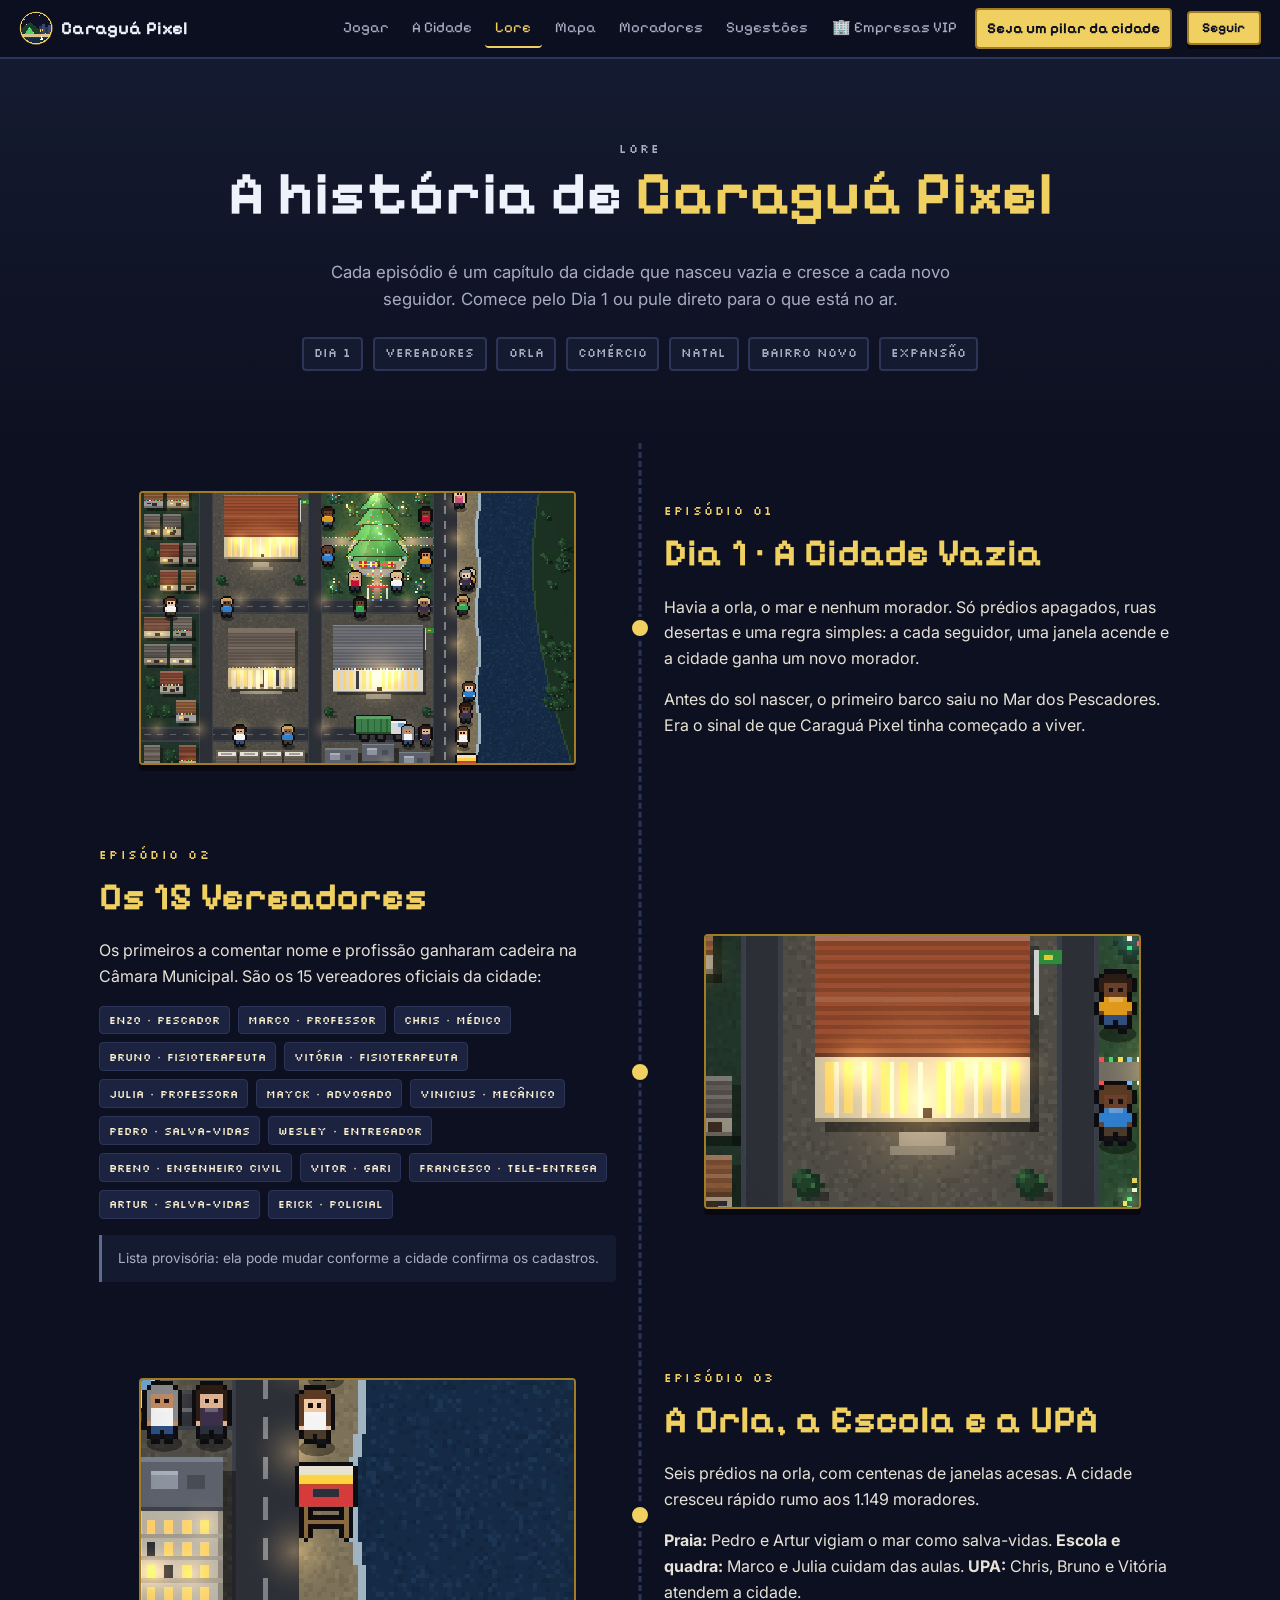
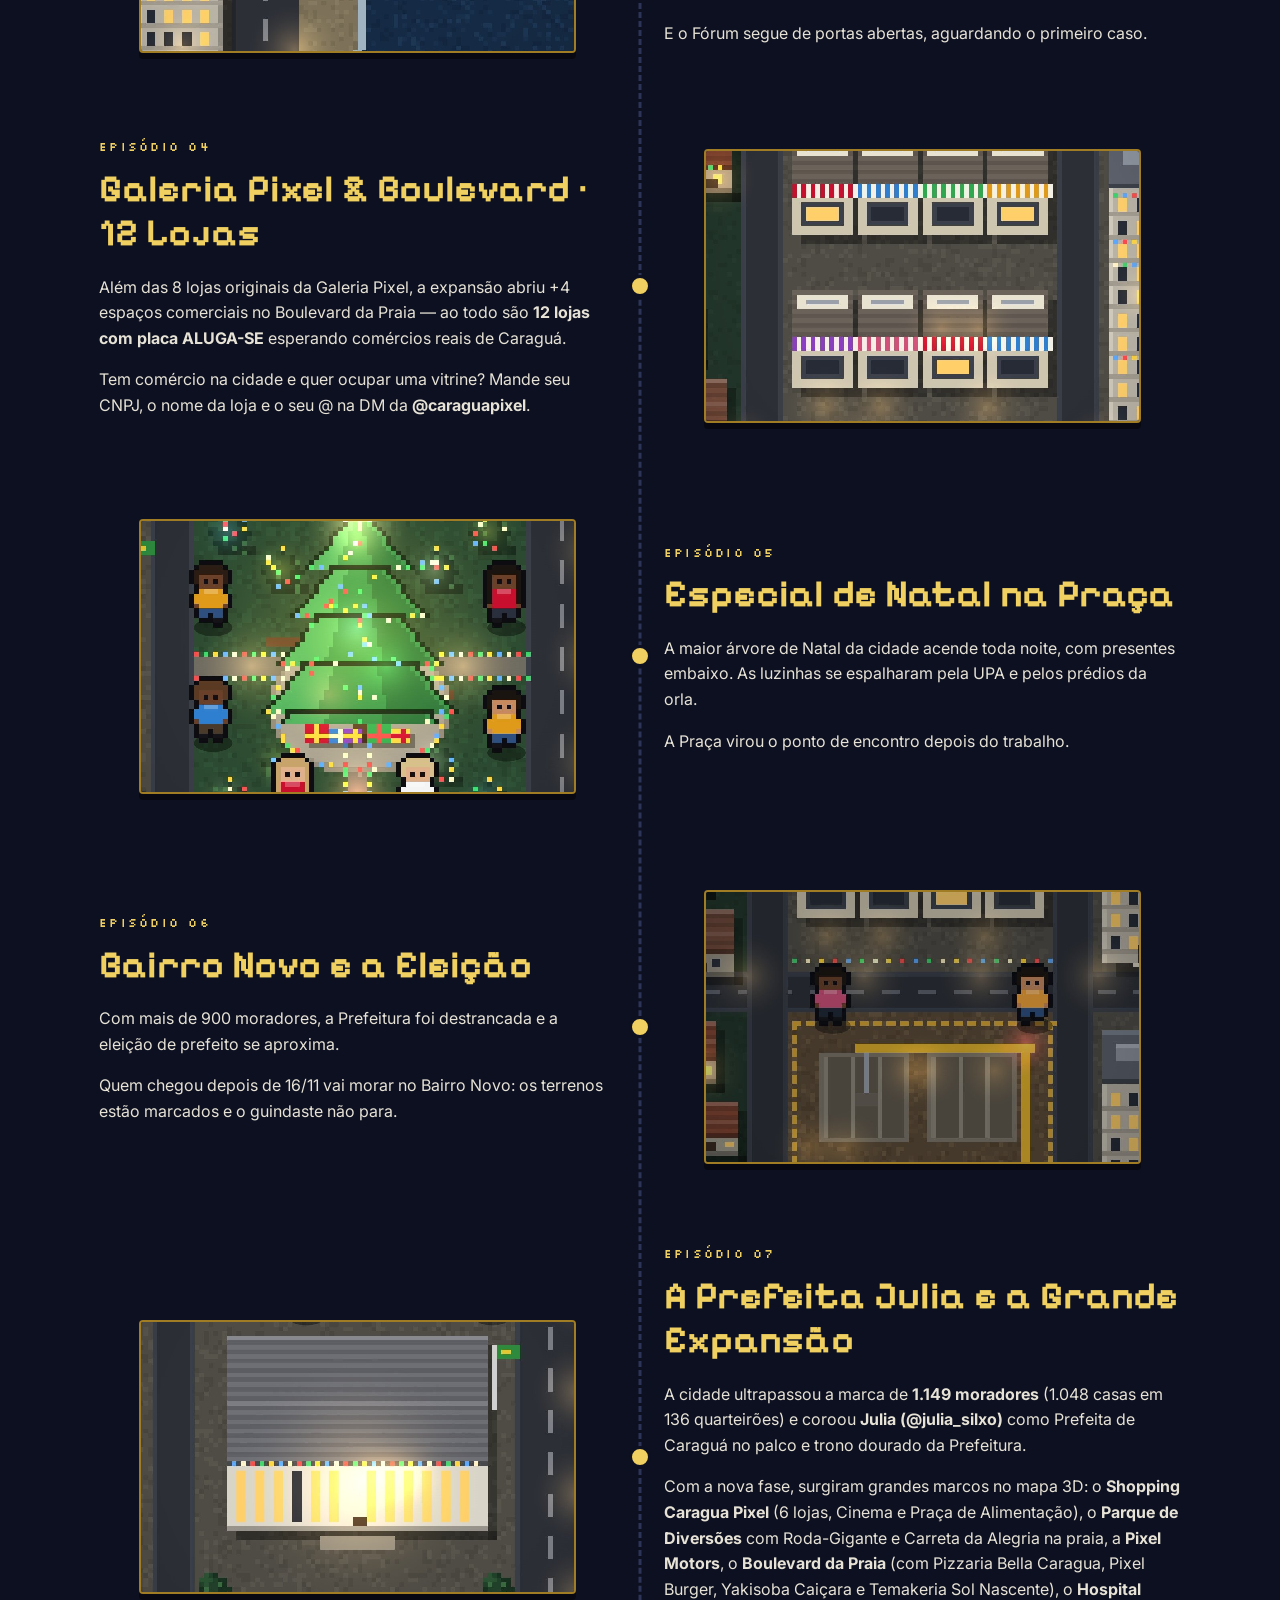
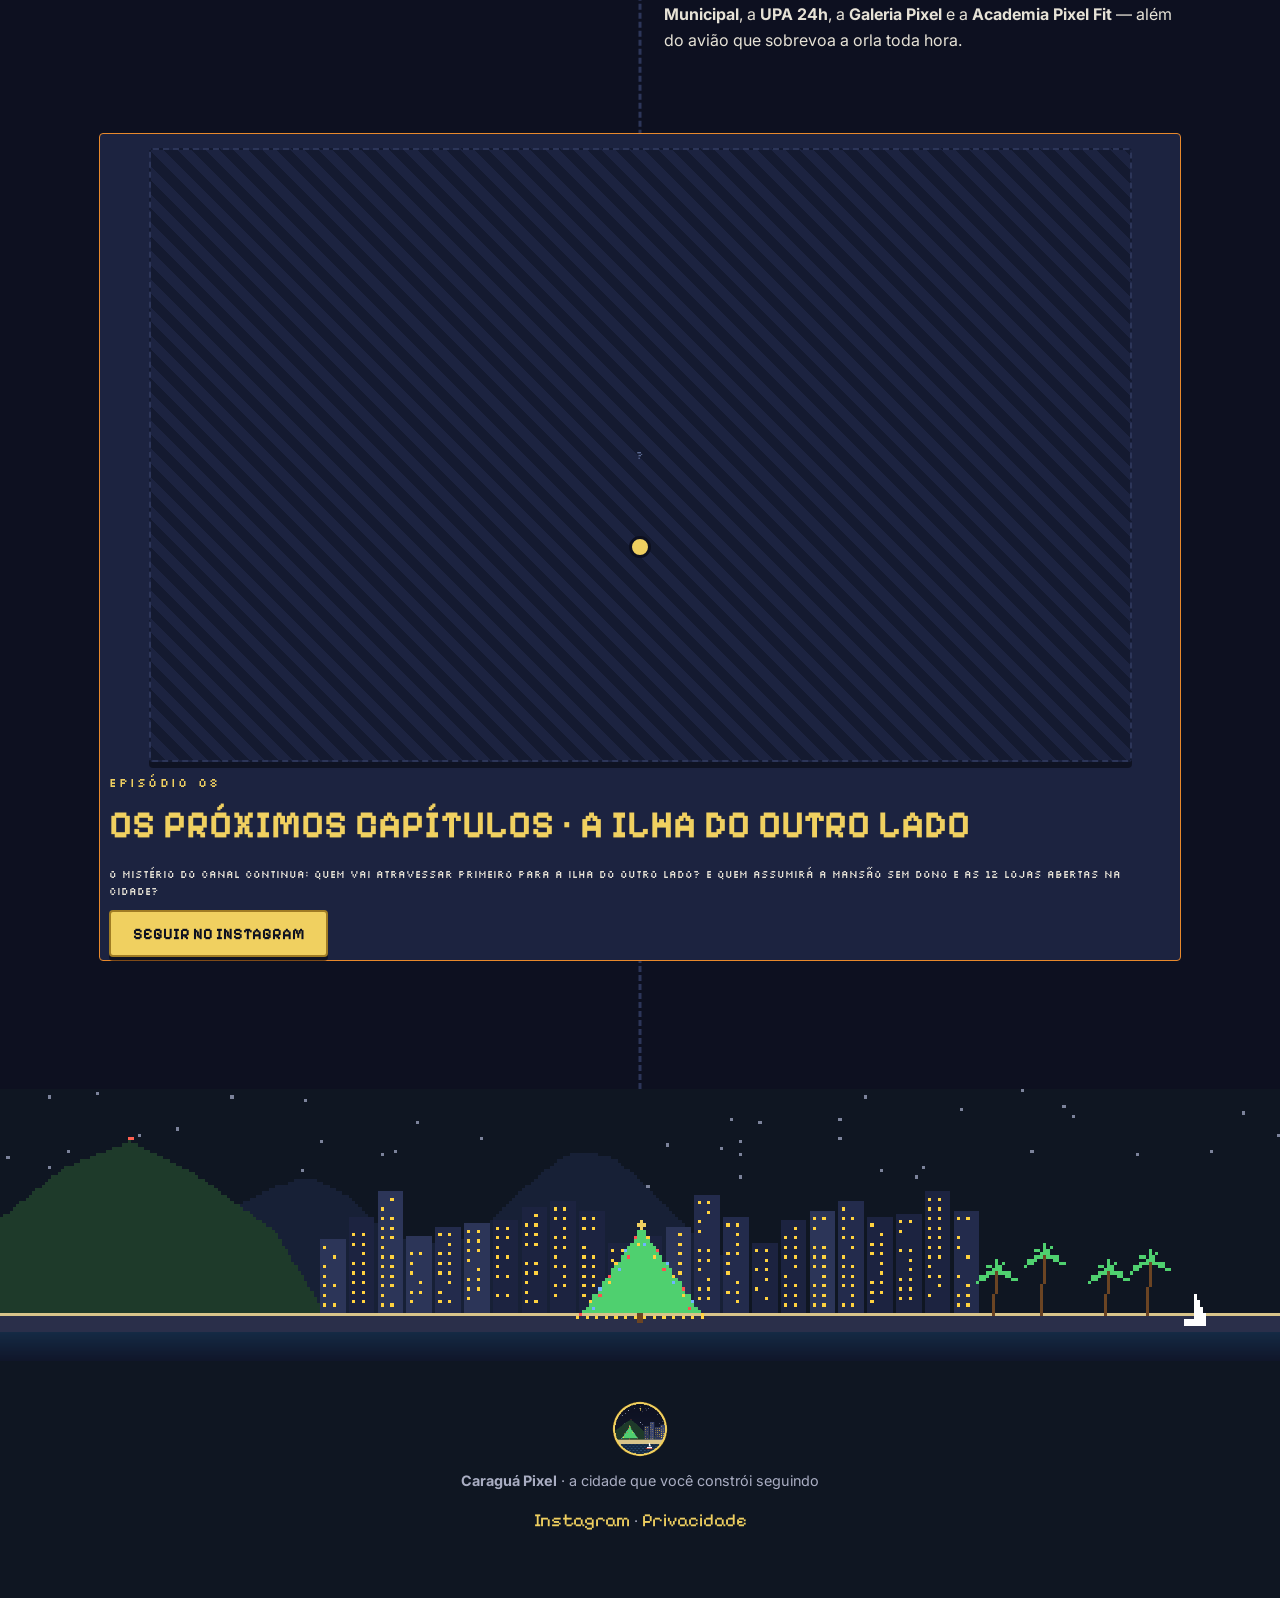
<file: lore.html>
<!DOCTYPE html>
<html lang="pt-BR">
<head>
<meta charset="utf-8">
<meta name="viewport" content="width=device-width, initial-scale=1">
<title>Lore e Episódios · A história completa de Caraguá Pixel</title>
<meta name="description" content="Leia a lore de Caraguá Pixel episódio por episódio: do Dia 1 com a orla vazia aos 15 vereadores, à eleição da Prefeita Julia e aos 1.149 moradores.">
<link rel="canonical" href="https://caraguapixel.online/lore.html">
<meta property="og:site_name" content="Caraguá Pixel">
<meta property="og:locale" content="pt_BR">
<meta property="og:type" content="article">
<meta property="og:title" content="Lore e Episódios · A história completa de Caraguá Pixel">
<meta property="og:description" content="Leia a lore de Caraguá Pixel episódio por episódio: do Dia 1 com a orla vazia aos 15 vereadores, à eleição da Prefeita Julia e aos 1.149 moradores.">
<meta property="og:url" content="https://caraguapixel.online/lore.html">
<meta property="og:image" content="https://caraguapixel.online/img/banner.png">
<meta name="twitter:card" content="summary_large_image">
<meta name="twitter:title" content="Lore e Episódios · A história completa de Caraguá Pixel">
<meta name="twitter:description" content="Leia a lore de Caraguá Pixel episódio por episódio: do Dia 1 com a orla vazia aos 15 vereadores, à eleição da Prefeita Julia e aos 1.149 moradores.">
<meta name="twitter:image" content="https://caraguapixel.online/img/banner.png">
<link rel="preconnect" href="https://fonts.googleapis.com">
<link rel="preconnect" href="https://fonts.gstatic.com" crossorigin>
<link href="https://fonts.googleapis.com/css2?family=Pixelify+Sans:wght@400;600;700&family=Silkscreen&family=Inter:wght@400;500;600&display=swap" rel="stylesheet">
<link rel="stylesheet" href="css/style.min.css?v=20261118seo">
<link rel="icon" href="favicon.ico" sizes="any">
<link rel="icon" type="image/png" href="img/brasao.png">
<script type="application/ld+json">
{
  "@context": "https://schema.org",
  "@type": "CollectionPage",
  "url": "https://caraguapixel.online/lore.html",
  "name": "Lore e Episódios · A história completa de Caraguá Pixel",
  "inLanguage": "pt-BR",
  "description": "Leia a lore de Caraguá Pixel episódio por episódio: do Dia 1 com a orla vazia aos 15 vereadores, à eleição da Prefeita Julia e aos 1.149 moradores.",
  "mainEntity": {
    "@type": "Article",
    "headline": "A história de Caraguá Pixel — do Dia 1 aos 1.149 moradores",
    "inLanguage": "pt-BR",
    "image": "https://caraguapixel.online/img/prefeitura.jpg",
    "author": {
      "@type": "Organization",
      "name": "Caraguá Pixel",
      "url": "https://caraguapixel.online/"
    },
    "about": "Caraguatatuba, 1.149 moradores, 15 vereadores na Câmara Municipal, Prefeita Julia (@julia_silxo) e Grande Expansão urbana."
  }
}
</script>
</head>
<body>
<div class="vagalumes-site" aria-hidden="true"></div>

<header class="topo">
  <nav class="nav">
    <a class="marca" href="/"><img src="img/brasao.png" alt="Brasão de Caraguá Pixel" width="36" height="36"><span>Caraguá Pixel</span></a>
    <button class="menu-btn" aria-label="Abrir menu" aria-expanded="false"><span></span><span></span><span></span></button>
    <ul class="links">
      <li><a href="/">Jogar</a></li>
      <li><a href="sobre.html">A Cidade</a></li>
      <li><a href="lore.html" class="ativo">Lore</a></li>
      <li><a href="mapa.html">Mapa</a></li>
      <li><a href="moradores.html">Moradores</a></li>
      <li><a href="sugestoes.html">Sugestões</a></li>
      <li><a href="empresas.html">🏢 Empresas VIP</a></li>
      <li><a href="apoie.html" class="link-apoiar">Seja um pilar da cidade</a></li>
    </ul>
    <a class="btn btn-ouro btn-pequeno seguir" href="https://www.instagram.com/caraguapixel/" data-instagram target="_blank" rel="noopener noreferrer nofollow">Seguir</a>
  </nav>
</header>

<main>
  <section class="lore-topo">
    <p class="kicker">Lore</p>
    <h1>A história de <span class="ouro">Caraguá Pixel</span></h1>
    <p class="sub">Cada episódio é um capítulo da cidade que nasceu vazia e cresce a cada novo seguidor. Comece pelo Dia 1 ou pule direto para o que está no ar.</p>
    <nav class="indice" aria-label="Capítulos">
      <a href="#ep01">Dia 1</a>
      <a href="#ep02">Vereadores</a>
      <a href="#ep03">Orla</a>
      <a href="#ep04">Comércio</a>
      <a href="#ep05">Natal</a>
      <a href="#ep06">Bairro Novo</a>
      <a href="#ep07">Expansão</a>
    </nav>
  </section>

  <section class="capitulos">
    <article class="capitulo" id="ep01">
      <figure class="capa"><img src="img/mapa.jpg" alt="Mapa de Caraguá Pixel com a orla ainda vazia" loading="lazy"></figure>
      <div class="texto">
        <p class="kicker">Episódio 01</p>
        <h2>Dia 1 · A Cidade Vazia</h2>
        <p>Havia a orla, o mar e nenhum morador. Só prédios apagados, ruas desertas e uma regra simples: a cada seguidor, uma janela acende e a cidade ganha um novo morador.</p>
        <p>Antes do sol nascer, o primeiro barco saiu no Mar dos Pescadores. Era o sinal de que Caraguá Pixel tinha começado a viver.</p>
      </div>
    </article>

    <article class="capitulo" id="ep02">
      <figure class="capa"><img src="img/camara.jpg" alt="Câmara Municipal de Caraguá Pixel" loading="lazy"></figure>
      <div class="texto">
        <p class="kicker">Episódio 02</p>
        <h2>Os 15 Vereadores</h2>
        <p>Os primeiros a comentar nome e profissão ganharam cadeira na Câmara Municipal. São os 15 vereadores oficiais da cidade:</p>
        <ul class="lista-nomes">
          <li>Enzo · pescador</li>
          <li>Marco · professor</li>
          <li>Chris · médico</li>
          <li>Bruno · fisioterapeuta</li>
          <li>Vitória · fisioterapeuta</li>
          <li>Julia · professora</li>
          <li>Mayck · advogado</li>
          <li>Vinicius · mecânico</li>
          <li>Pedro · salva-vidas</li>
          <li>Wesley · entregador</li>
          <li>Breno · engenheiro civil</li>
          <li>Vitor · gari</li>
          <li>Francesco · tele-entrega</li>
          <li>Artur · salva-vidas</li>
          <li>Erick · policial</li>
        </ul>
        <p class="nota">Lista provisória: ela pode mudar conforme a cidade confirma os cadastros.</p>
      </div>
    </article>

    <article class="capitulo" id="ep03">
      <figure class="capa"><img src="img/praia.jpg" alt="Praia e orla de Caraguá Pixel" loading="lazy"></figure>
      <div class="texto">
        <p class="kicker">Episódio 03</p>
        <h2>A Orla, a Escola e a UPA</h2>
        <p>Seis prédios na orla, com centenas de janelas acesas. A cidade cresceu rápido rumo aos 1.149 moradores.</p>
        <p><strong>Praia:</strong> Pedro e Artur vigiam o mar como salva-vidas. <strong>Escola e quadra:</strong> Marco e Julia cuidam das aulas. <strong>UPA:</strong> Chris, Bruno e Vitória atendem a cidade.</p>
        <p>E o Fórum segue de portas abertas, aguardando o primeiro caso.</p>
      </div>
    </article>

    <article class="capitulo" id="ep04">
      <figure class="capa"><img src="img/comercio.jpg" alt="Rua do Comércio e Galeria Pixel com lojas" loading="lazy"></figure>
      <div class="texto">
        <p class="kicker">Episódio 04</p>
        <h2>Galeria Pixel &amp; Boulevard · 12 Lojas</h2>
        <p>Além das 8 lojas originais da Galeria Pixel, a expansão abriu +4 espaços comerciais no Boulevard da Praia — ao todo são <strong>12 lojas com placa ALUGA-SE</strong> esperando comércios reais de Caraguá.</p>
        <p>Tem comércio na cidade e quer ocupar uma vitrine? Mande seu CNPJ, o nome da loja e o seu @ na DM da <strong>@caraguapixel</strong>.</p>
      </div>
    </article>

    <article class="capitulo" id="ep05">
      <figure class="capa"><img src="img/praca.jpg" alt="Árvore de Natal gigante na Praça" loading="lazy"></figure>
      <div class="texto">
        <p class="kicker">Episódio 05</p>
        <h2>Especial de Natal na Praça</h2>
        <p>A maior árvore de Natal da cidade acende toda noite, com presentes embaixo. As luzinhas se espalharam pela UPA e pelos prédios da orla.</p>
        <p>A Praça virou o ponto de encontro depois do trabalho.</p>
      </div>
    </article>

    <article class="capitulo" id="ep06">
      <figure class="capa"><img src="img/obras.jpg" alt="Obras e guindaste no Bairro Novo" loading="lazy"></figure>
      <div class="texto">
        <p class="kicker">Episódio 06</p>
        <h2>Bairro Novo e a Eleição</h2>
        <p>Com mais de 900 moradores, a Prefeitura foi destrancada e a eleição de prefeito se aproxima.</p>
        <p>Quem chegou depois de 16/11 vai morar no Bairro Novo: os terrenos estão marcados e o guindaste não para.</p>
      </div>
    </article>

    <article class="capitulo" id="ep07">
      <figure class="capa"><img src="img/prefeitura.jpg" alt="Prefeitura de Caraguá Pixel sob gestão da Prefeita Julia" loading="lazy"></figure>
      <div class="texto">
        <p class="kicker">Episódio 07</p>
        <h2>A Prefeita Julia e a Grande Expansão</h2>
        <p>A cidade ultrapassou a marca de <strong>1.149 moradores</strong> (1.048 casas em 136 quarteirões) e coroou <strong>Julia (@julia_silxo)</strong> como Prefeita de Caraguá no palco e trono dourado da Prefeitura.</p>
        <p>Com a nova fase, surgiram grandes marcos no mapa 3D: o <strong>Shopping Caragua Pixel</strong> (6 lojas, Cinema e Praça de Alimentação), o <strong>Parque de Diversões</strong> com Roda-Gigante e Carreta da Alegria na praia, a <strong>Pixel Motors</strong>, o <strong>Boulevard da Praia</strong> (com Pizzaria Bella Caragua, Pixel Burger, Yakisoba Caiçara e Temakeria Sol Nascente), o <strong>Hospital Municipal</strong>, a <strong>UPA 24h</strong>, a <strong>Galeria Pixel</strong> e a <strong>Academia Pixel Fit</strong> — além do avião que sobrevoa a orla toda hora.</p>
      </div>
    </article>

    <article class="capitulo em-breve" id="ep08">
      <figure class="capa capa-vazia"><span>?</span></figure>
      <div class="texto">
        <p class="kicker">Episódio 08</p>
        <h2>Os Próximos Capítulos · A Ilha do Outro Lado</h2>
        <p>O mistério do canal continua: quem vai atravessar primeiro para a Ilha do Outro Lado? E quem assumirá a Mansão sem dono e as 12 lojas abertas na cidade?</p>
        <a class="btn btn-ouro" href="https://www.instagram.com/caraguapixel/" data-instagram target="_blank" rel="noopener noreferrer nofollow">Seguir no Instagram</a>
      </div>
    </article>
  </section>
</main>

<a class="voltar-topo" href="#" aria-label="Voltar ao topo">▲</a>

<footer class="rodape">
  <img class="banner-rodape" src="img/banner.png" alt="" aria-hidden="true">
  <div class="rodape-conteudo">
    <img src="img/brasao.png" alt="Brasão de Caraguá Pixel" width="56" height="56">
    <p><strong>Caraguá Pixel</strong> · a cidade que você constrói seguindo</p>
    <p><a href="https://www.instagram.com/caraguapixel/" data-instagram target="_blank" rel="noopener noreferrer nofollow" class="insta-texto">Instagram</a> · <a class="insta-texto" href="privacidade.html">Privacidade</a></p>
    <div class="aviso" role="status" aria-live="polite"></div>
  </div>
</footer>
<script src="js/main.min.js?v=20261118seo"></script>
</body>
</html>
</file>
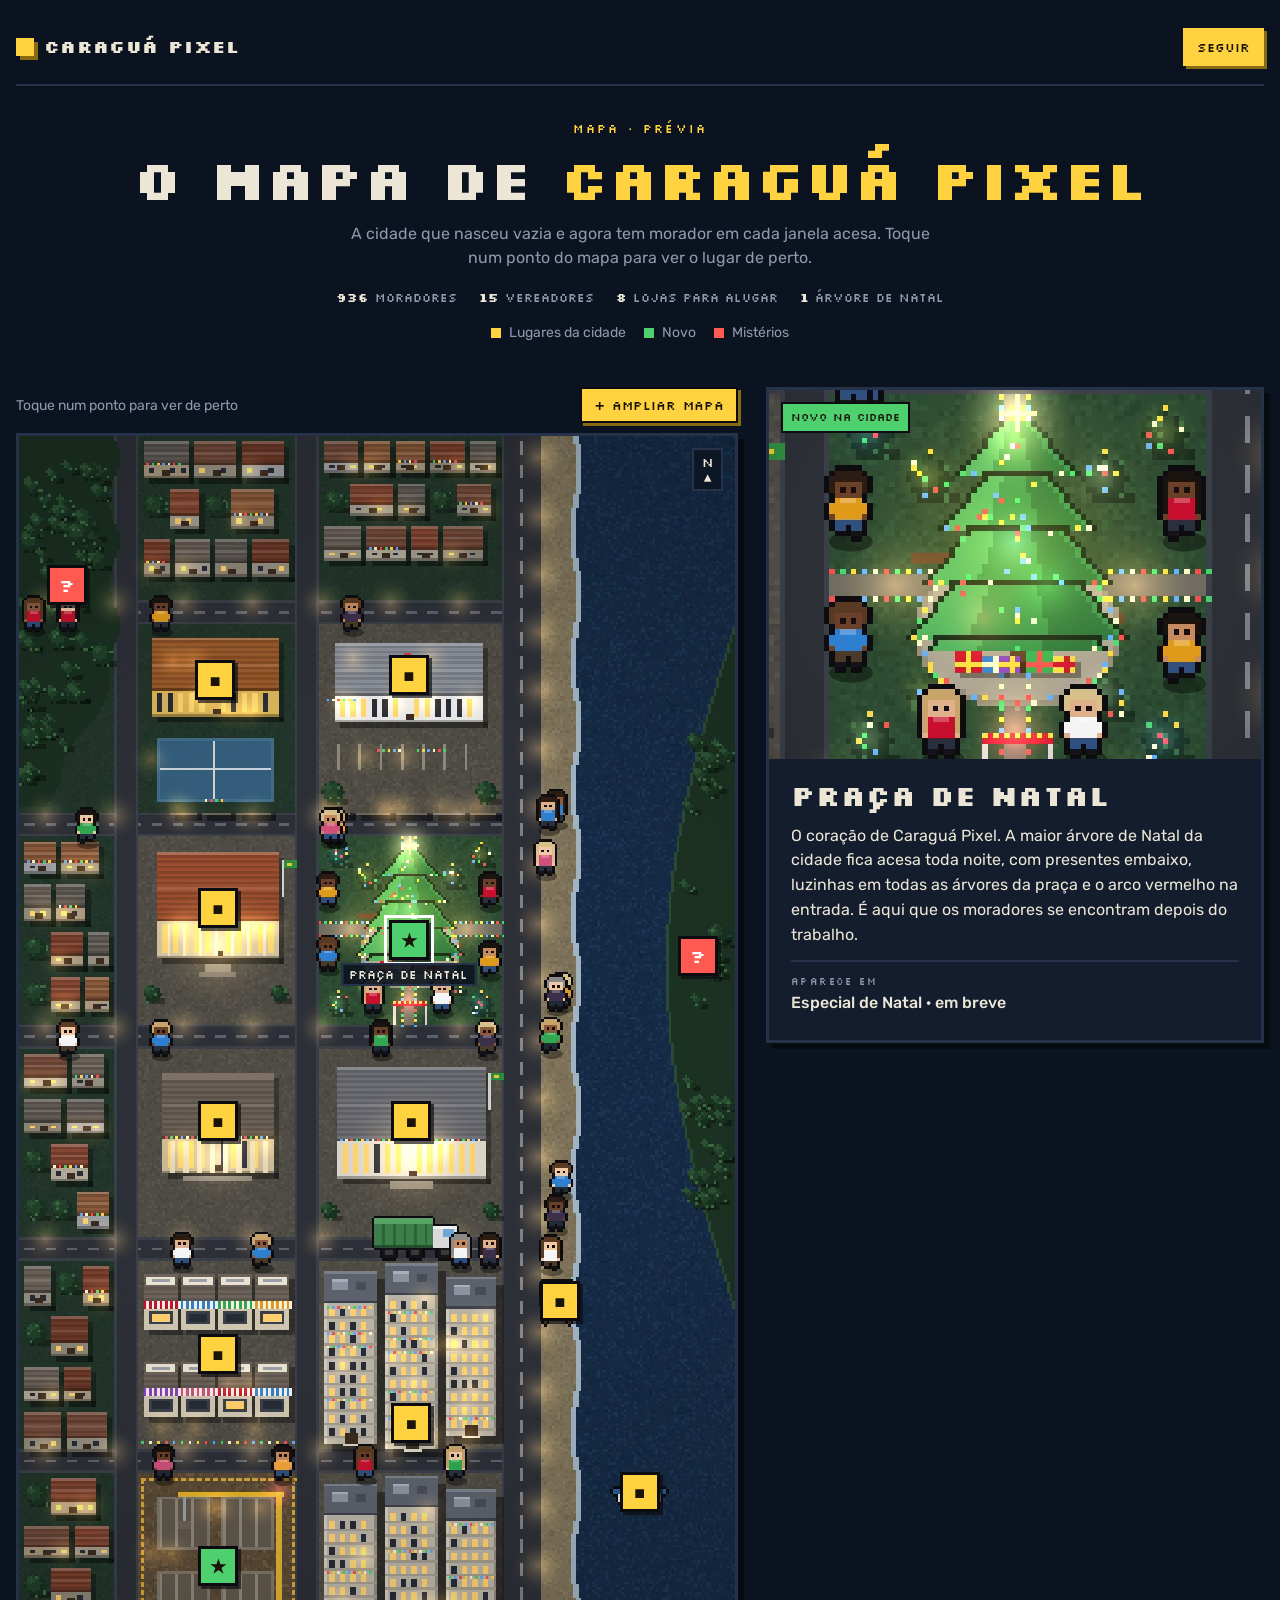
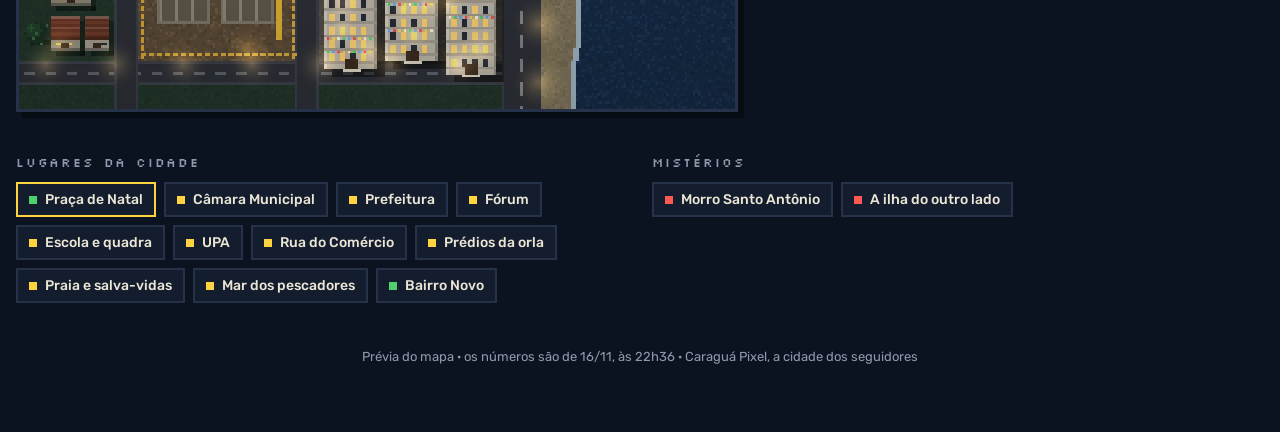
<file: mapa-original.html>
<!doctype html>
<html lang="pt-BR">
<head>
<meta charset="utf-8">
<meta name="viewport" content="width=device-width, initial-scale=1, viewport-fit=cover">
<meta name="robots" content="noindex, nofollow">
<title>Prévia Histórica do Mapa · Caraguá Pixel</title>
<meta name="description" content="Arquivo histórico da primeira prévia interativa do mapa noturno de Caraguá Pixel com 13 pontos da cidade, vereadores iniciais e mistérios.">
<link rel="canonical" href="https://caraguapixel.online/mapa-original.html">
<link rel="icon" type="image/png" href="img/brasao.png">
<link rel="preconnect" href="https://fonts.googleapis.com">
<link rel="preconnect" href="https://fonts.gstatic.com" crossorigin>
<link rel="stylesheet" href="https://fonts.googleapis.com/css2?family=Silkscreen:wght@400;700&family=Rubik:wght@400;500;600&display=swap">
<style>
:root { box-sizing: border-box; padding-top: env(safe-area-inset-top, 0px); padding-bottom: env(safe-area-inset-bottom, 0px); }
html { scroll-padding-top: env(safe-area-inset-top, 0px); }
body { margin: 0; padding: 0; }
img { max-width: 100%; }
[hidden]:not([hidden=until-found i]) { display: none !important; }
/* Layout: a cidade à noite. Mapa em retrato à esquerda, painel do lugar à direita; no celular, um embaixo do outro. */
:root {
  --night: #0c1320;      /* céu/fundo */
  --panel: #141d2d;      /* painéis */
  --line: #26324a;       /* bordas */
  --window: #ffd23f;     /* luz de janela: lugares */
  --xmas: #ff5a52;       /* vermelho natal: mistérios */
  --leaf: #4fd06f;       /* verde: novo */
  --text: #ebe6d6;
  --muted: #8f99ad;
  --pixel: "Silkscreen", "Courier New", monospace;
  --body: "Rubik", system-ui, -apple-system, "Segoe UI", sans-serif;
  color-scheme: dark;
}
* { box-sizing: border-box; }
body { background: var(--night); color: var(--text); font-family: var(--body); font-size: 16px; line-height: 1.55; }
body::before { content: ""; position: fixed; inset: 0; pointer-events: none; z-index: 0;
  background-image: radial-gradient(1px 1px at 12% 18%, #ffd23f88 50%, transparent 51%), radial-gradient(1px 1px at 78% 9%, #ffffff55 50%, transparent 51%),
  radial-gradient(1px 1px at 52% 30%, #ffd23f66 50%, transparent 51%), radial-gradient(1px 1px at 88% 44%, #ffffff44 50%, transparent 51%), radial-gradient(1px 1px at 30% 62%, #ffd23f55 50%, transparent 51%); }
.wrap { position: relative; z-index: 1; max-width: 1400px; margin: 0 auto; padding-block: 28px 64px;
  padding-left: max(16px, env(safe-area-inset-left, 0px)); padding-right: max(16px, env(safe-area-inset-right, 0px)); }
header.top { display: flex; align-items: center; justify-content: space-between; gap: 12px; flex-wrap: wrap; padding-bottom: 18px; border-bottom: 2px solid var(--line); }
.brand { font-family: var(--pixel); font-weight: 700; font-size: 18px; letter-spacing: .02em; display: flex; align-items: center; gap: 10px; }
.brand i { width: 18px; height: 18px; background: var(--window); box-shadow: 4px 4px 0 #8a6a10; display: inline-block; }
.follow { font-family: var(--pixel); font-size: 13px; color: #1a1408; background: var(--window); padding: 9px 14px; text-decoration: none; box-shadow: 3px 3px 0 #8a6a10; }
.follow:focus-visible, .pin:focus-visible, .chip:focus-visible { outline: 3px solid #fff; outline-offset: 2px; }
.hero { text-align: center; padding-block: 34px 18px; }
.eyebrow { font-family: var(--pixel); color: var(--window); font-size: 12px; letter-spacing: .18em; }
h1 { font-family: var(--pixel); font-weight: 700; font-size: clamp(30px, 6vw, 56px); line-height: 1.05; margin: 10px 0 14px; text-wrap: balance; }
h1 span { color: var(--window); }
.lede { color: var(--muted); max-width: 58ch; margin: 0 auto; }
.stats { display: flex; justify-content: center; gap: 10px 22px; flex-wrap: wrap; margin-top: 18px; font-family: var(--pixel); font-size: 12px; color: var(--muted); }
.stats b { color: var(--text); font-weight: 700; font-variant-numeric: tabular-nums; }
.legend { display: flex; justify-content: center; gap: 18px; flex-wrap: wrap; margin-top: 14px; font-size: 14px; color: var(--muted); }
.legend span { display: inline-flex; align-items: center; gap: 8px; }
.legend i { width: 10px; height: 10px; display: inline-block; }
.stage { display: grid; grid-template-columns: minmax(0, 1.45fr) minmax(0, 1fr); gap: 28px; margin-top: 26px; align-items: start; }
.mapcol { display: grid; gap: 10px; min-width: 0; }
.maptools { display: flex; justify-content: space-between; align-items: center; gap: 10px; flex-wrap: wrap; font-size: 14px; color: var(--muted); }
.zoom { font-family: var(--pixel); font-size: 13px; color: #1a1408; background: var(--window); border: 2px solid #0b0b10; padding: 8px 12px; cursor: pointer; box-shadow: 3px 3px 0 #8a6a10; }
.zoom:focus-visible { outline: 3px solid #fff; outline-offset: 2px; }
.mapbox { position: relative; border: 3px solid var(--line); background: #152a44; box-shadow: 6px 6px 0 #070b12; overflow: auto; max-height: none; }
.mapbox.zoomed { max-height: 86vh; }
.map { position: relative; width: 100%; aspect-ratio: 1080 / 1920; }
.mapbox.zoomed .map { width: 220%; }
.map img { width: 100%; height: 100%; display: block; image-rendering: pixelated; }
.north { position: absolute; top: 12px; right: 12px; font-family: var(--pixel); font-size: 13px; background: #0c1320cc; border: 2px solid var(--line); padding: 5px 8px; text-align: center; line-height: 1.1; }
.pin { position: absolute; transform: translate(-50%, -50%); width: 40px; height: 40px; border: 3px solid #0b0b10; background: var(--window); color: #1a1408;
  font-family: var(--pixel); font-weight: 700; font-size: 18px; display: grid; place-items: center; cursor: pointer; padding: 0; box-shadow: 3px 3px 0 #0b0b10aa; }
.pin .lbl { position: absolute; left: 50%; top: calc(100% + 6px); transform: translateX(-50%); white-space: nowrap; font-family: var(--pixel); font-size: 12px; font-weight: 400;
  color: var(--text); background: #0c1320e6; border: 2px solid var(--line); padding: 2px 6px; pointer-events: none; }
.pin.on .lbl, .mapbox.zoomed .pin .lbl { display: block; }
.pin .lbl { display: none; }
.pin.mystery { background: var(--xmas); color: #fff; }
.pin.new { background: var(--leaf); }
.pin.on { outline: 3px solid #fff; outline-offset: 2px; animation: bob 1.1s steps(2) infinite; }
@keyframes bob { 50% { transform: translate(-50%, calc(-50% - 4px)); } }
@media (prefers-reduced-motion: reduce) { .pin.on { animation: none; } }
.card { background: var(--panel); border: 3px solid var(--line); box-shadow: 6px 6px 0 #070b12; position: sticky; top: calc(env(safe-area-inset-top, 0px) + 16px); min-width: 0; }
.shot { position: relative; aspect-ratio: 4 / 3; background: #0b0f18; }
.shot img { width: 100%; height: 100%; object-fit: cover; display: block; image-rendering: pixelated; }
.tag { position: absolute; left: 12px; top: 12px; font-family: var(--pixel); font-size: 11px; padding: 5px 8px; background: var(--window); color: #1a1408; border: 2px solid #0b0b10; }
.tag.mystery { background: var(--xmas); color: #fff; }
.tag.new { background: var(--leaf); }
.body { padding: 20px 22px 24px; display: grid; gap: 12px; }
.body h2 { font-family: var(--pixel); font-size: clamp(20px, 3vw, 28px); margin: 0; line-height: 1.15; text-wrap: balance; }
.body p { margin: 0; max-width: 62ch; }
.people { display: grid; grid-template-columns: repeat(auto-fill, minmax(170px, 1fr)); gap: 6px 14px; margin: 4px 0 0; padding: 0; list-style: none; font-size: 14px; }
.people li { display: flex; gap: 8px; align-items: baseline; border-bottom: 1px dashed var(--line); padding-bottom: 4px; min-width: 0; }
.people li b { font-weight: 600; }
.people li span { color: var(--muted); }
.people li em { font-style: normal; font-family: var(--pixel); font-size: 10px; color: var(--window); min-width: 2ch; font-variant-numeric: tabular-nums; }
.note { font-size: 13px; color: var(--muted); }
.appears { border-top: 2px solid var(--line); padding-top: 12px; display: grid; gap: 2px; }
.appears small { font-family: var(--pixel); font-size: 10px; letter-spacing: .14em; color: var(--muted); }
.appears span { font-weight: 500; }
.lists { display: grid; grid-template-columns: 1fr 1fr; gap: 24px; margin-top: 40px; }
.lists h3 { font-family: var(--pixel); font-size: 13px; letter-spacing: .14em; color: var(--muted); margin: 0 0 10px; font-weight: 400; }
.chips { display: flex; flex-wrap: wrap; gap: 8px; }
.chip { font: 500 14px var(--body); color: var(--text); background: var(--panel); border: 2px solid var(--line); padding: 7px 11px; cursor: pointer; display: inline-flex; gap: 8px; align-items: center; }
.chip i { width: 8px; height: 8px; background: var(--window); display: inline-block; }
.chip.mystery i { background: var(--xmas); }
.chip.new i { background: var(--leaf); }
.chip.on { border-color: var(--window); }
footer { margin-top: 44px; color: var(--muted); font-size: 13px; text-align: center; }
@media (max-width: 820px) {
  .stage { grid-template-columns: 1fr; }
  .card { position: static; }
  .lists { grid-template-columns: 1fr; }
  .pin { width: 32px; height: 32px; font-size: 14px; }
  .mapbox.zoomed .map { width: 260%; }
}
</style>
</head>
<body>

<div class="wrap">
  <header class="top">
    <div class="brand"><i></i>Caraguá Pixel</div>
    <a class="follow" href="https://www.instagram.com/caraguapixel/" target="_blank" rel="noopener noreferrer nofollow">Seguir</a>
  </header>

  <section class="hero">
    <div class="eyebrow">MAPA · PRÉVIA</div>
    <h1>O mapa de <span>Caraguá Pixel</span></h1>
    <p class="lede">A cidade que nasceu vazia e agora tem morador em cada janela acesa. Toque num ponto do mapa para ver o lugar de perto.</p>
    <div class="stats"><span><b>936</b> moradores</span><span><b>15</b> vereadores</span><span><b>8</b> lojas para alugar</span><span><b>1</b> árvore de Natal</span></div>
    <div class="legend"><span><i style="background:var(--window)"></i>Lugares da cidade</span><span><i style="background:var(--leaf)"></i>Novo</span><span><i style="background:var(--xmas)"></i>Mistérios</span></div>
  </section>

  <section class="stage">
    <div class="mapcol">
      <div class="maptools"><span>Toque num ponto para ver de perto</span><button class="zoom" id="zoom" type="button" aria-pressed="false">+ Ampliar mapa</button></div>
      <div class="mapbox" id="mapbox">
        <div class="map" id="map">
          <img src="img/mapa.jpg" alt="Mapa de Caraguá Pixel visto de cima, à noite: casas, prédios na orla, praça com árvore de Natal, praia e mar" width="1080" height="1920">
          <div class="north" aria-hidden="true">N<br>▲</div>
        </div>
      </div>
    </div>
    <article class="card" id="card" aria-live="polite">
      <div class="shot"><img id="shot" alt="" width="1080" height="810"><div class="tag" id="tag"></div></div>
      <div class="body">
        <h2 id="name"></h2>
        <p id="text"></p>
        <ul class="people" id="people" hidden></ul>
        <p class="note" id="note" hidden></p>
        <div class="appears"><small>APARECE EM</small><span id="ep"></span></div>
      </div>
    </article>
  </section>

  <section class="lists">
    <div><h3>LUGARES DA CIDADE</h3><div class="chips" id="chipsPlaces"></div></div>
    <div><h3>MISTÉRIOS</h3><div class="chips" id="chipsMyst"></div></div>
  </section>

  <footer>Prévia do mapa · os números são de 16/11, às 22h36 · Caraguá Pixel, a cidade dos seguidores</footer>
</div>

<script>
const VEREADORES = [['Enzo','pescador'],['Marco','professor'],['Chris','médico'],['Bruno','fisioterapeuta'],['Vitória','fisioterapeuta'],['Julia','professora'],['Mayck','advogado'],['Vinicius','mecânico'],['Pedro','salva-vidas'],['Wesley','entregador'],['Breno','engenheiro civil'],['Vitor','gari'],['Francesco','tele-entrega'],['Artur','salva-vidas'],['Erick','policial']];
const PLACES = [
  { id: 'praca', name: 'Praça de Natal', x: 147, y: 190, kind: 'new', tag: 'NOVO NA CIDADE',
    text: 'O coração de Caraguá Pixel. A maior árvore de Natal da cidade fica acesa toda noite, com presentes embaixo, luzinhas em todas as árvores da praça e o arco vermelho na entrada. É aqui que os moradores se encontram depois do trabalho.',
    ep: 'Especial de Natal · em breve' },
  { id: 'camara', name: 'Câmara Municipal', x: 75, y: 178, kind: 'place', tag: 'LUGAR DA CIDADE',
    text: 'Os 15 primeiros moradores que comentaram nome e profissão viraram vereadores. Cada um tem uma cadeira no plenário e um projeto por semana para defender.',
    people: VEREADORES.map((p, i) => [i + 1, ...p]), note: 'Lista provisória: ainda depende da enquete sobre profissões de crime.',
    ep: 'Dia 1 · A cidade vazia' },
  { id: 'prefeitura', name: 'Prefeitura', x: 148, y: 258, kind: 'place', tag: 'LUGAR DA CIDADE',
    text: 'Ficou trancada até a cidade chegar a 100 moradores. Já passou de 900. A cadeira de prefeito está vazia e a eleição começa no próximo episódio.',
    ep: 'Dia 2 · em breve' },
  { id: 'forum', name: 'Fórum', x: 75, y: 258, kind: 'place', tag: 'LUGAR DA CIDADE',
    text: 'Onde a cidade resolve as brigas. Tem vaga para advogado, juiz, promotor e defensor. O primeiro caso ainda não chegou.',
    ep: 'Ainda não apareceu' },
  { id: 'escola', name: 'Escola e quadra', x: 74, y: 92, kind: 'place', tag: 'LUGAR DA CIDADE',
    text: 'A primeira escola da cidade, com quadra coberta do lado. Os professores que comentaram no Dia 1 dão aula aqui.',
    ep: 'Dia 1 · A cidade vazia' },
  { id: 'upa', name: 'UPA', x: 147, y: 90, kind: 'place', tag: 'LUGAR DA CIDADE',
    text: 'Médicos, enfermeiros e fisioterapeutas da cidade trabalham aqui. O estacionamento também ganhou luzinha de Natal.',
    ep: 'Dia 1 · A cidade vazia' },
  { id: 'comercio', name: 'Rua do Comércio', x: 75, y: 346, kind: 'place', tag: 'VAGAS ABERTAS',
    text: 'Oito lojas, todas com placa de ALUGA-SE. Cada fachada vai ganhar o nome de uma loja real de Caraguá. Empresário: manda o CNPJ, o nome da loja e o @ na DM da @caraguapixel.',
    ep: 'Rua do Comércio · Reel do convite' },
  { id: 'predios', name: 'Prédios da orla', x: 148, y: 372, kind: 'place', tag: 'LUGAR DA CIDADE',
    text: 'Seis prédios de frente pro mar, onde mora a maior parte da cidade. Cada janela acesa é um morador, e quem enfeitou a varanda já colocou o pisca-pisca.',
    ep: 'Ainda não apareceu' },
  { id: 'praia', name: 'Praia e salva-vidas', x: 204, y: 326, kind: 'place', tag: 'LUGAR DA CIDADE',
    text: 'A orla inteira da cidade, com o posto de salva-vidas no meio. Dois vereadores trabalham aqui: Pedro e Artur.',
    ep: 'Dia 1 · A cidade vazia' },
  { id: 'porto', name: 'Mar dos pescadores', x: 234, y: 398, kind: 'place', tag: 'LUGAR DA CIDADE',
    text: 'O barco sai antes do sol nascer. O primeiro vereador da cidade, Enzo, é pescador.',
    ep: 'Dia 1 · A cidade vazia' },
  { id: 'obras', name: 'Bairro Novo', x: 75, y: 426, kind: 'new', tag: 'EM OBRAS',
    text: 'Quem chegou depois da meia-noite de 16/11 vai morar aqui. Os terrenos já estão marcados e o guindaste não para. Próxima leva, cargos novos, vídeo novo.',
    ep: 'A lista fecha à meia-noite' },
  { id: 'morro', name: 'Morro Santo Antônio', x: 18, y: 56, kind: 'mystery', tag: 'MISTÉRIO',
    text: 'Dá para ver uma luz piscando lá em cima toda noite. Nenhum morador subiu ainda.', ep: '?' },
  { id: 'ilha', name: 'A ilha do outro lado', x: 256, y: 196, kind: 'mystery', tag: 'MISTÉRIO',
    text: 'Do outro lado do canal. Ninguém da cidade atravessou, e ninguém sabe quem mora lá.', ep: '?' },
];
const $ = id => document.getElementById(id);
const map = $('map');
const pins = {}, chips = {};
for (const p of PLACES) {
  const b = document.createElement('button');
  b.className = 'pin' + (p.kind === 'mystery' ? ' mystery' : p.kind === 'new' ? ' new' : '');
  b.style.left = (p.x / 270 * 100) + '%'; b.style.top = (p.y / 480 * 100) + '%';
  b.textContent = p.kind === 'mystery' ? '?' : p.kind === 'new' ? '★' : '■';
  const lb = document.createElement('span'); lb.className = 'lbl'; lb.textContent = p.name; b.appendChild(lb);
  b.setAttribute('aria-label', p.name); b.title = p.name;
  b.addEventListener('click', () => show(p.id, true));
  map.appendChild(b); pins[p.id] = b;
  const c = document.createElement('button');
  c.className = 'chip' + (p.kind === 'mystery' ? ' mystery' : p.kind === 'new' ? ' new' : '');
  c.innerHTML = '<i></i>' + p.name; c.addEventListener('click', () => show(p.id, true));
  (p.kind === 'mystery' ? $('chipsMyst') : $('chipsPlaces')).appendChild(c); chips[p.id] = c;
}
function show(id, fromClick) {
  const p = PLACES.find(q => q.id === id) || PLACES[0];
  for (const k in pins) { pins[k].classList.toggle('on', k === p.id); chips[k].classList.toggle('on', k === p.id); }
  $('shot').src = 'img/' + p.id + '.jpg'; $('shot').alt = 'Vista de perto: ' + p.name;
  const tag = $('tag'); tag.textContent = p.tag; tag.className = 'tag' + (p.kind === 'mystery' ? ' mystery' : p.kind === 'new' ? ' new' : '');
  $('name').textContent = p.name; $('text').textContent = p.text; $('ep').textContent = p.ep;
  const ul = $('people'); ul.innerHTML = '';
  if (p.people) { for (const [n, nome, prof] of p.people) { const li = document.createElement('li'); li.innerHTML = `<em>${String(n).padStart(2, '0')}</em><b></b><span></span>`; li.querySelector('b').textContent = nome; li.querySelector('span').textContent = prof; ul.appendChild(li); } ul.hidden = false; } else ul.hidden = true;
  $('note').hidden = !p.note; $('note').textContent = p.note || '';
  if (fromClick) { if (location.hash !== '#' + p.id) history.replaceState(null, '', '#' + p.id); if (window.innerWidth <= 820) $('card').scrollIntoView({ behavior: 'smooth', block: 'start' }); }
}
const box = $('mapbox'), zoomBtn = $('zoom');
function centerOn(id) {
  const p = PLACES.find(q => q.id === id); if (!p || !box.classList.contains('zoomed')) return;
  const m = $('map'); box.scrollTo({ left: p.x / 270 * m.clientWidth - box.clientWidth / 2, top: p.y / 480 * m.clientHeight - box.clientHeight / 2, behavior: 'smooth' });
}
zoomBtn.addEventListener('click', () => {
  const on = box.classList.toggle('zoomed'); zoomBtn.setAttribute('aria-pressed', on); zoomBtn.textContent = on ? '− Ver mapa inteiro' : '+ Ampliar mapa';
  requestAnimationFrame(() => centerOn((location.hash || '#praca').slice(1)));
});
for (const p of PLACES) { pins[p.id].addEventListener('click', () => centerOn(p.id)); chips[p.id].addEventListener('click', () => centerOn(p.id)); }
const fromHash = () => show((location.hash || '#praca').slice(1));
window.addEventListener('hashchange', fromHash); fromHash();
</script>

</body></html>
</file>
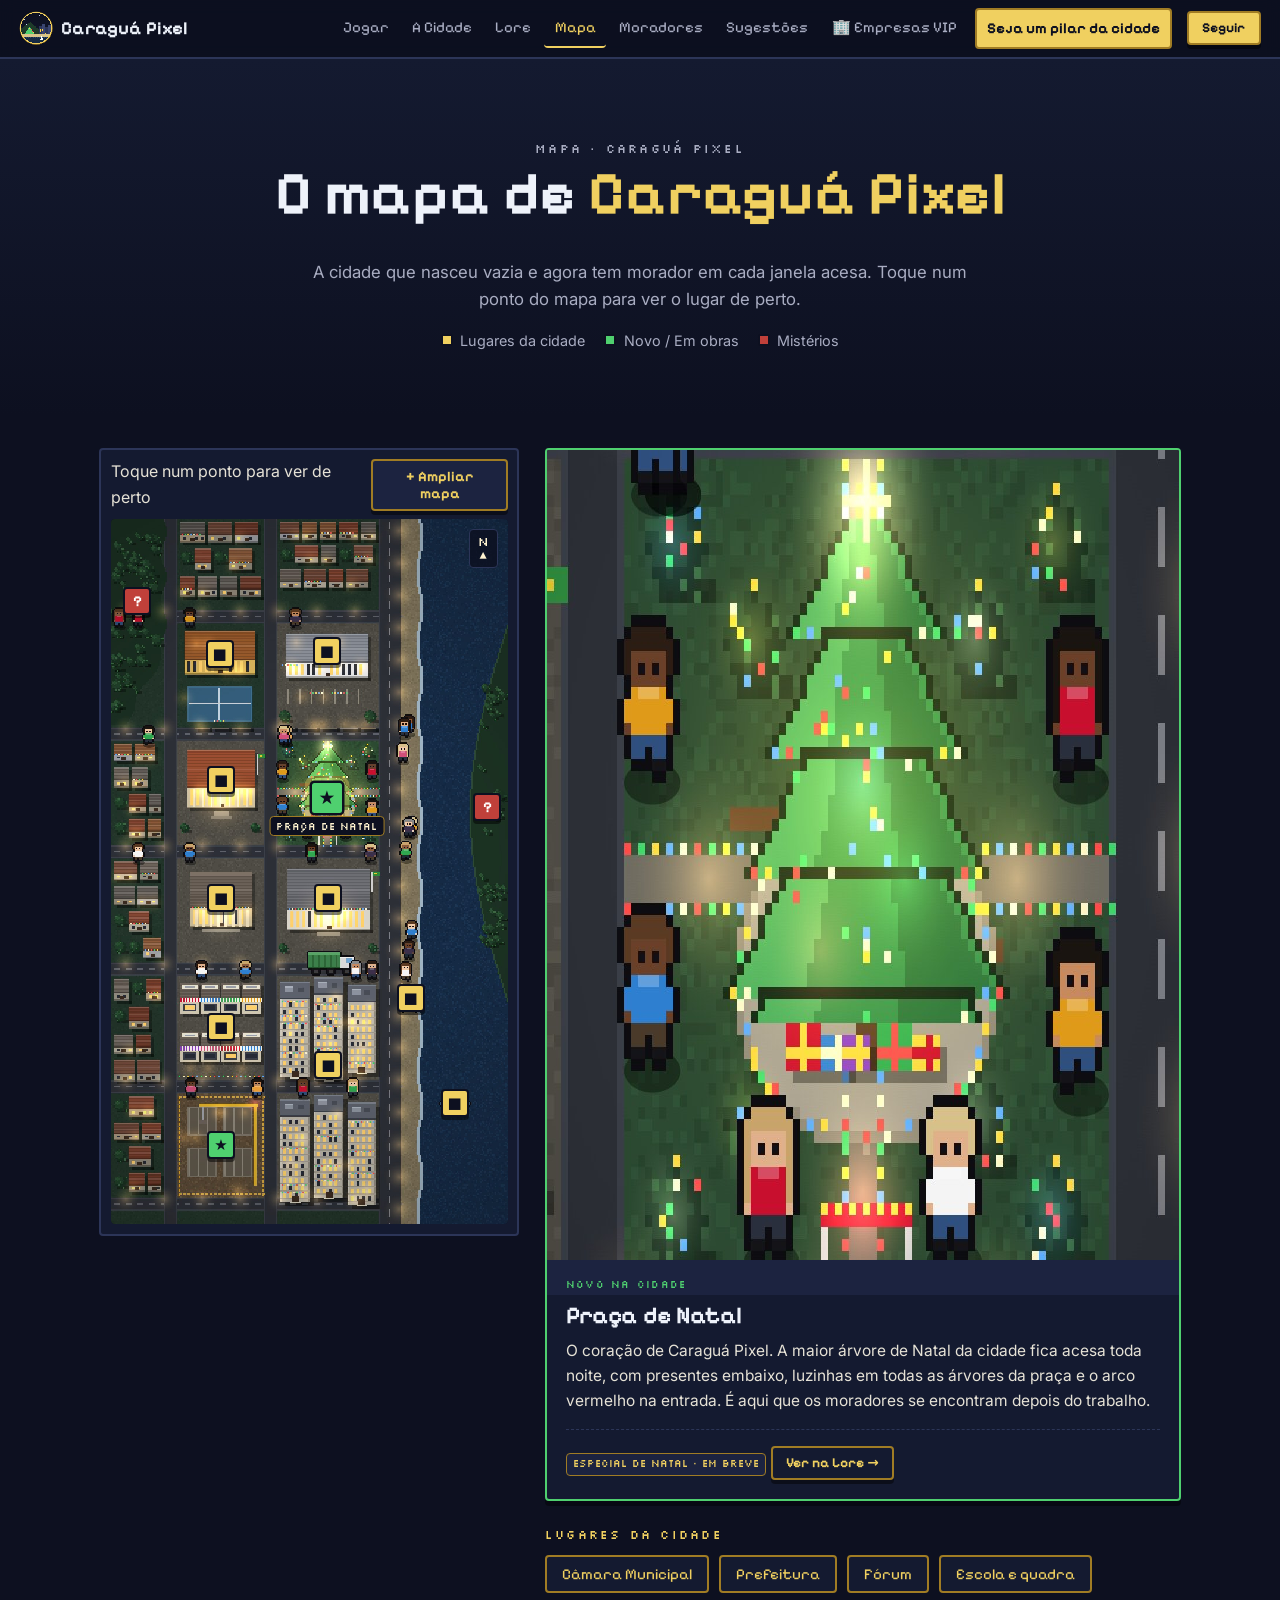
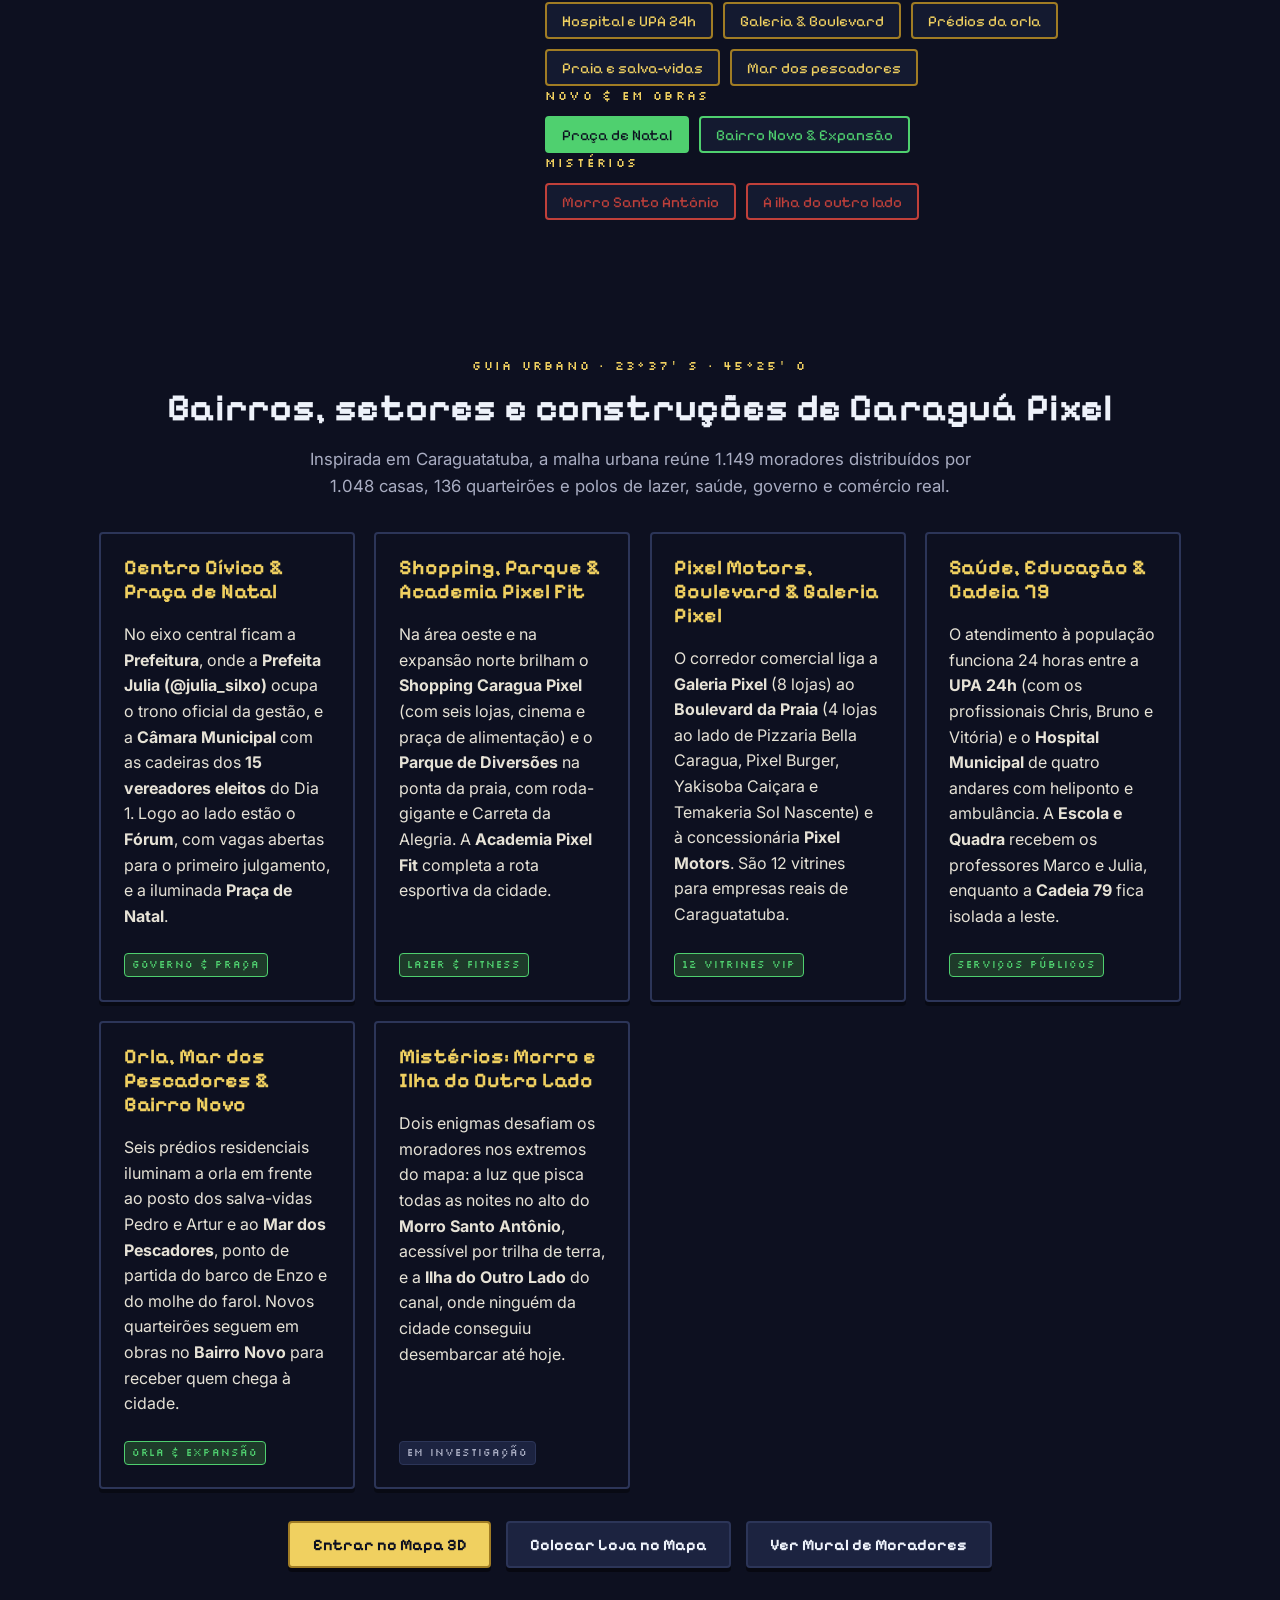
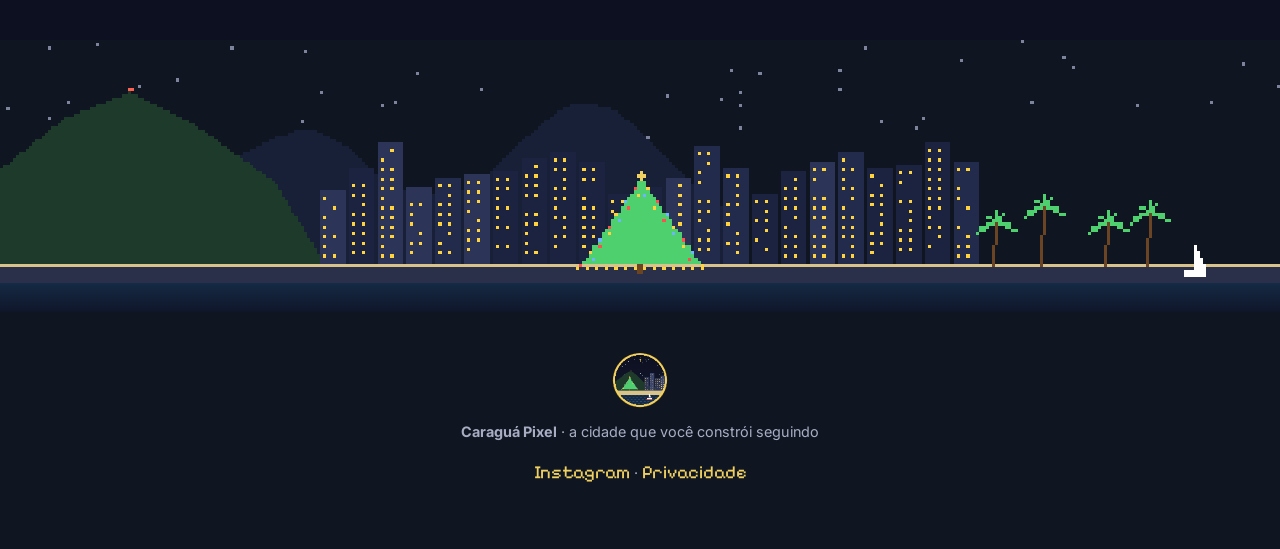
<file: mapa.html>
<!doctype html>
<html lang="pt-BR">
<head>
<meta charset="utf-8">
<meta name="viewport" content="width=device-width,initial-scale=1,viewport-fit=cover">
<title>Mapa da Cidade · Bairros e lugares de Caraguá Pixel</title>
<meta name="description" content="Navegue pelo mapa interativo de Caraguá Pixel: Praça de Natal, Câmara, Prefeitura, Shopping, Parque, Pixel Motors, Boulevard, UPA 24h e mistérios.">
<link rel="canonical" href="https://caraguapixel.online/mapa.html">
<meta property="og:site_name" content="Caraguá Pixel">
<meta property="og:locale" content="pt_BR">
<meta property="og:type" content="website">
<meta property="og:title" content="Mapa da Cidade · Bairros e lugares de Caraguá Pixel">
<meta property="og:description" content="Navegue pelo mapa interativo de Caraguá Pixel: Praça de Natal, Câmara, Prefeitura, Shopping, Parque, Pixel Motors, Boulevard, UPA 24h e mistérios.">
<meta property="og:url" content="https://caraguapixel.online/mapa.html">
<meta property="og:image" content="https://caraguapixel.online/img/banner.png">
<meta name="twitter:card" content="summary_large_image">
<meta name="twitter:title" content="Mapa da Cidade · Bairros e lugares de Caraguá Pixel">
<meta name="twitter:description" content="Navegue pelo mapa interativo de Caraguá Pixel: Praça de Natal, Câmara, Prefeitura, Shopping, Parque, Pixel Motors, Boulevard, UPA 24h e mistérios.">
<meta name="twitter:image" content="https://caraguapixel.online/img/banner.png">
<link rel="icon" href="favicon.ico" sizes="any">
<link rel="icon" type="image/png" href="img/brasao.png">
<link rel="preconnect" href="https://fonts.googleapis.com">
<link rel="preconnect" href="https://fonts.gstatic.com" crossorigin>
<link href="https://fonts.googleapis.com/css2?family=Pixelify+Sans:wght@400;600;700&family=Silkscreen:wght@400;700&family=Inter:wght@400;500;600;700&display=swap" rel="stylesheet">
<link rel="stylesheet" href="css/style.min.css?v=20261118seo">
<script type="application/ld+json">
{
  "@context": "https://schema.org",
  "@type": "WebPage",
  "url": "https://caraguapixel.online/mapa.html",
  "name": "Mapa da Cidade · Bairros e lugares de Caraguá Pixel",
  "inLanguage": "pt-BR",
  "description": "Navegue pelo mapa interativo de Caraguá Pixel: Praça de Natal, Câmara, Prefeitura, Shopping, Parque, Pixel Motors, Boulevard, UPA 24h e mistérios.",
  "spatialCoverage": {
    "@type": "Place",
    "name": "Caraguatatuba, SP, Brasil"
  },
  "mainEntity": {
    "@type": "ItemList",
    "name": "Pontos de interesse de Caraguá Pixel",
    "itemListElement": [
      { "@type": "ListItem", "position": 1, "name": "Praça de Natal" },
      { "@type": "ListItem", "position": 2, "name": "Câmara Municipal (15 Vereadores)" },
      { "@type": "ListItem", "position": 3, "name": "Prefeitura (Prefeita Julia)" },
      { "@type": "ListItem", "position": 4, "name": "Shopping Caragua Pixel" },
      { "@type": "ListItem", "position": 5, "name": "Parque de Diversões" },
      { "@type": "ListItem", "position": 6, "name": "Pixel Motors e Boulevard da Praia" },
      { "@type": "ListItem", "position": 7, "name": "Hospital Municipal e UPA 24h" },
      { "@type": "ListItem", "position": 8, "name": "Academia Pixel Fit e Galeria Pixel" },
      { "@type": "ListItem", "position": 9, "name": "Cadeia 79" }
    ]
  }
}
</script>
</head>
<body>
<div class="vagalumes-site" aria-hidden="true"></div>

<header class="topo">
  <nav class="nav">
    <a class="marca" href="/"><img src="img/brasao.png" alt="Brasão de Caraguá Pixel" width="36" height="36"><span>Caraguá Pixel</span></a>
    <button class="menu-btn" aria-label="Abrir menu" aria-expanded="false"><span></span><span></span><span></span></button>
    <ul class="links">
      <li><a href="/">Jogar</a></li>
      <li><a href="sobre.html">A Cidade</a></li>
      <li><a href="lore.html">Lore</a></li>
      <li><a href="mapa.html" class="ativo">Mapa</a></li>
      <li><a href="moradores.html">Moradores</a></li>
      <li><a href="sugestoes.html">Sugestões</a></li>
      <li><a href="empresas.html">🏢 Empresas VIP</a></li>
      <li><a href="apoie.html" class="link-apoiar">Seja um pilar da cidade</a></li>
    </ul>
    <a class="btn btn-ouro btn-pequeno seguir" href="https://www.instagram.com/caraguapixel/" data-instagram target="_blank" rel="noopener noreferrer nofollow">Seguir</a>
  </nav>
</header>

<main>
  <section class="lore-topo">
    <p class="kicker">MAPA · CARAGUÁ PIXEL</p>
    <h1>O mapa de <span class="ouro">Caraguá Pixel</span></h1>
    <p class="sub">A cidade que nasceu vazia e agora tem morador em cada janela acesa. Toque num ponto do mapa para ver o lugar de perto.</p>
    <div class="legenda">
      <span><i class="pino-mini conhecido"></i> Lugares da cidade</span>
      <span><i class="pino-mini novo"></i> Novo / Em obras</span>
      <span><i class="pino-mini misterio"></i> Mistérios</span>
    </div>
  </section>

  <section class="mapa-area">
    <div class="mapa-quadro">
      <div class="maptools"><span>Toque num ponto para ver de perto</span><button class="btn btn-escuro btn-pequeno zoom" id="zoom" type="button" aria-pressed="false">+ Ampliar mapa</button></div>
      <div class="mapbox" id="mapbox"><div class="mapa-img" id="map"><img src="img/mapa.jpg" alt="Mapa de Caraguá Pixel visto de cima, à noite" width="1080" height="1920"><div class="pinos" id="pinos"></div><span class="rosa" aria-hidden="true">N<br>▲</span></div></div>
    </div>

    <div class="mapa-lado">
      <article class="painel" id="painel" aria-live="polite">
        <div class="painel-foto"><img id="shot" src="img/praca.jpg" alt="Praça de Natal em Caraguá Pixel" width="1080" height="810"><span class="painel-tipo" id="tag">NOVO NA CIDADE</span></div>
        <div class="painel-texto"><h2 id="name">Praça de Natal</h2><p class="painel-desc" id="text"></p><ul class="people" id="people" hidden></ul><p class="note" id="note" hidden></p><div class="painel-eps" id="eps"></div></div>
      </article>
      <div class="lista-lugares">
        <p class="kicker">Lugares da cidade</p><div class="botoes-lugares" id="chipsPlaces"></div>
        <p class="kicker">Novo &amp; Em obras</p><div class="botoes-lugares" id="chipsNew"></div>
        <p class="kicker">Mistérios</p><div class="botoes-lugares" id="chipsMyst"></div>
      </div>
    </div>
  </section>

  <section class="secao" aria-label="Guia completo de bairros, coordenadas e construções">
    <p class="kicker">Guia Urbano · 23°37′ S · 45°25′ O</p>
    <h2>Bairros, setores e construções de Caraguá Pixel</h2>
    <p class="sub">Inspirada em Caraguatatuba, a malha urbana reúne 1.149 moradores distribuídos por 1.048 casas, 136 quarteirões e polos de lazer, saúde, governo e comércio real.</p>
    <div class="explorar">
      <article class="card">
        <h3>Centro Cívico &amp; Praça de Natal</h3>
        <p>No eixo central ficam a <strong>Prefeitura</strong>, onde a <strong>Prefeita Julia (@julia_silxo)</strong> ocupa o trono oficial da gestão, e a <strong>Câmara Municipal</strong> com as cadeiras dos <strong>15 vereadores eleitos</strong> do Dia 1. Logo ao lado estão o <strong>Fórum</strong>, com vagas abertas para o primeiro julgamento, e a iluminada <strong>Praça de Natal</strong>.</p>
        <span class="tag tag-pronto">Governo &amp; Praça</span>
      </article>
      <article class="card">
        <h3>Shopping, Parque &amp; Academia Pixel Fit</h3>
        <p>Na área oeste e na expansão norte brilham o <strong>Shopping Caragua Pixel</strong> (com seis lojas, cinema e praça de alimentação) e o <strong>Parque de Diversões</strong> na ponta da praia, com roda-gigante e Carreta da Alegria. A <strong>Academia Pixel Fit</strong> completa a rota esportiva da cidade.</p>
        <span class="tag tag-pronto">Lazer &amp; Fitness</span>
      </article>
      <article class="card">
        <h3>Pixel Motors, Boulevard &amp; Galeria Pixel</h3>
        <p>O corredor comercial liga a <strong>Galeria Pixel</strong> (8 lojas) ao <strong>Boulevard da Praia</strong> (4 lojas ao lado de Pizzaria Bella Caragua, Pixel Burger, Yakisoba Caiçara e Temakeria Sol Nascente) e à concessionária <strong>Pixel Motors</strong>. São 12 vitrines para empresas reais de Caraguatatuba.</p>
        <span class="tag tag-pronto">12 Vitrines VIP</span>
      </article>
      <article class="card">
        <h3>Saúde, Educação &amp; Cadeia 79</h3>
        <p>O atendimento à população funciona 24 horas entre a <strong>UPA 24h</strong> (com os profissionais Chris, Bruno e Vitória) e o <strong>Hospital Municipal</strong> de quatro andares com heliponto e ambulância. A <strong>Escola e Quadra</strong> recebem os professores Marco e Julia, enquanto a <strong>Cadeia 79</strong> fica isolada a leste.</p>
        <span class="tag tag-pronto">Serviços Públicos</span>
      </article>
      <article class="card">
        <h3>Orla, Mar dos Pescadores &amp; Bairro Novo</h3>
        <p>Seis prédios residenciais iluminam a orla em frente ao posto dos salva-vidas Pedro e Artur e ao <strong>Mar dos Pescadores</strong>, ponto de partida do barco de Enzo e do molhe do farol. Novos quarteirões seguem em obras no <strong>Bairro Novo</strong> para receber quem chega à cidade.</p>
        <span class="tag tag-pronto">Orla &amp; Expansão</span>
      </article>
      <article class="card">
        <h3>Mistérios: Morro e Ilha do Outro Lado</h3>
        <p>Dois enigmas desafiam os moradores nos extremos do mapa: a luz que pisca todas as noites no alto do <strong>Morro Santo Antônio</strong>, acessível por trilha de terra, e a <strong>Ilha do Outro Lado</strong> do canal, onde ninguém da cidade conseguiu desembarcar até hoje.</p>
        <span class="tag">Em Investigação</span>
      </article>
    </div>
    <div class="acoes" style="margin-top:2rem">
      <a class="btn btn-ouro" href="/">Entrar no Mapa 3D</a>
      <a class="btn btn-escuro" href="empresas.html">Colocar Loja no Mapa</a>
      <a class="btn btn-escuro" href="moradores.html">Ver Mural de Moradores</a>
    </div>
  </section>
</main>

<footer class="rodape">
  <img class="banner-rodape" src="img/banner.png" alt="" aria-hidden="true">
  <div class="rodape-conteudo">
    <img src="img/brasao.png" alt="Brasão de Caraguá Pixel" width="56" height="56">
    <p><strong>Caraguá Pixel</strong> · a cidade que você constrói seguindo</p>
    <p><a href="https://www.instagram.com/caraguapixel/" data-instagram target="_blank" rel="noopener noreferrer nofollow" class="insta-texto">Instagram</a> · <a class="insta-texto" href="privacidade.html">Privacidade</a></p>
    <div class="aviso" role="status" aria-live="polite"></div>
  </div>
</footer>
<script src="js/main.min.js?v=20261118seo"></script>
<script src="js/mapa.min.js?v=20261118seo"></script>
</body>
</html>
</file>
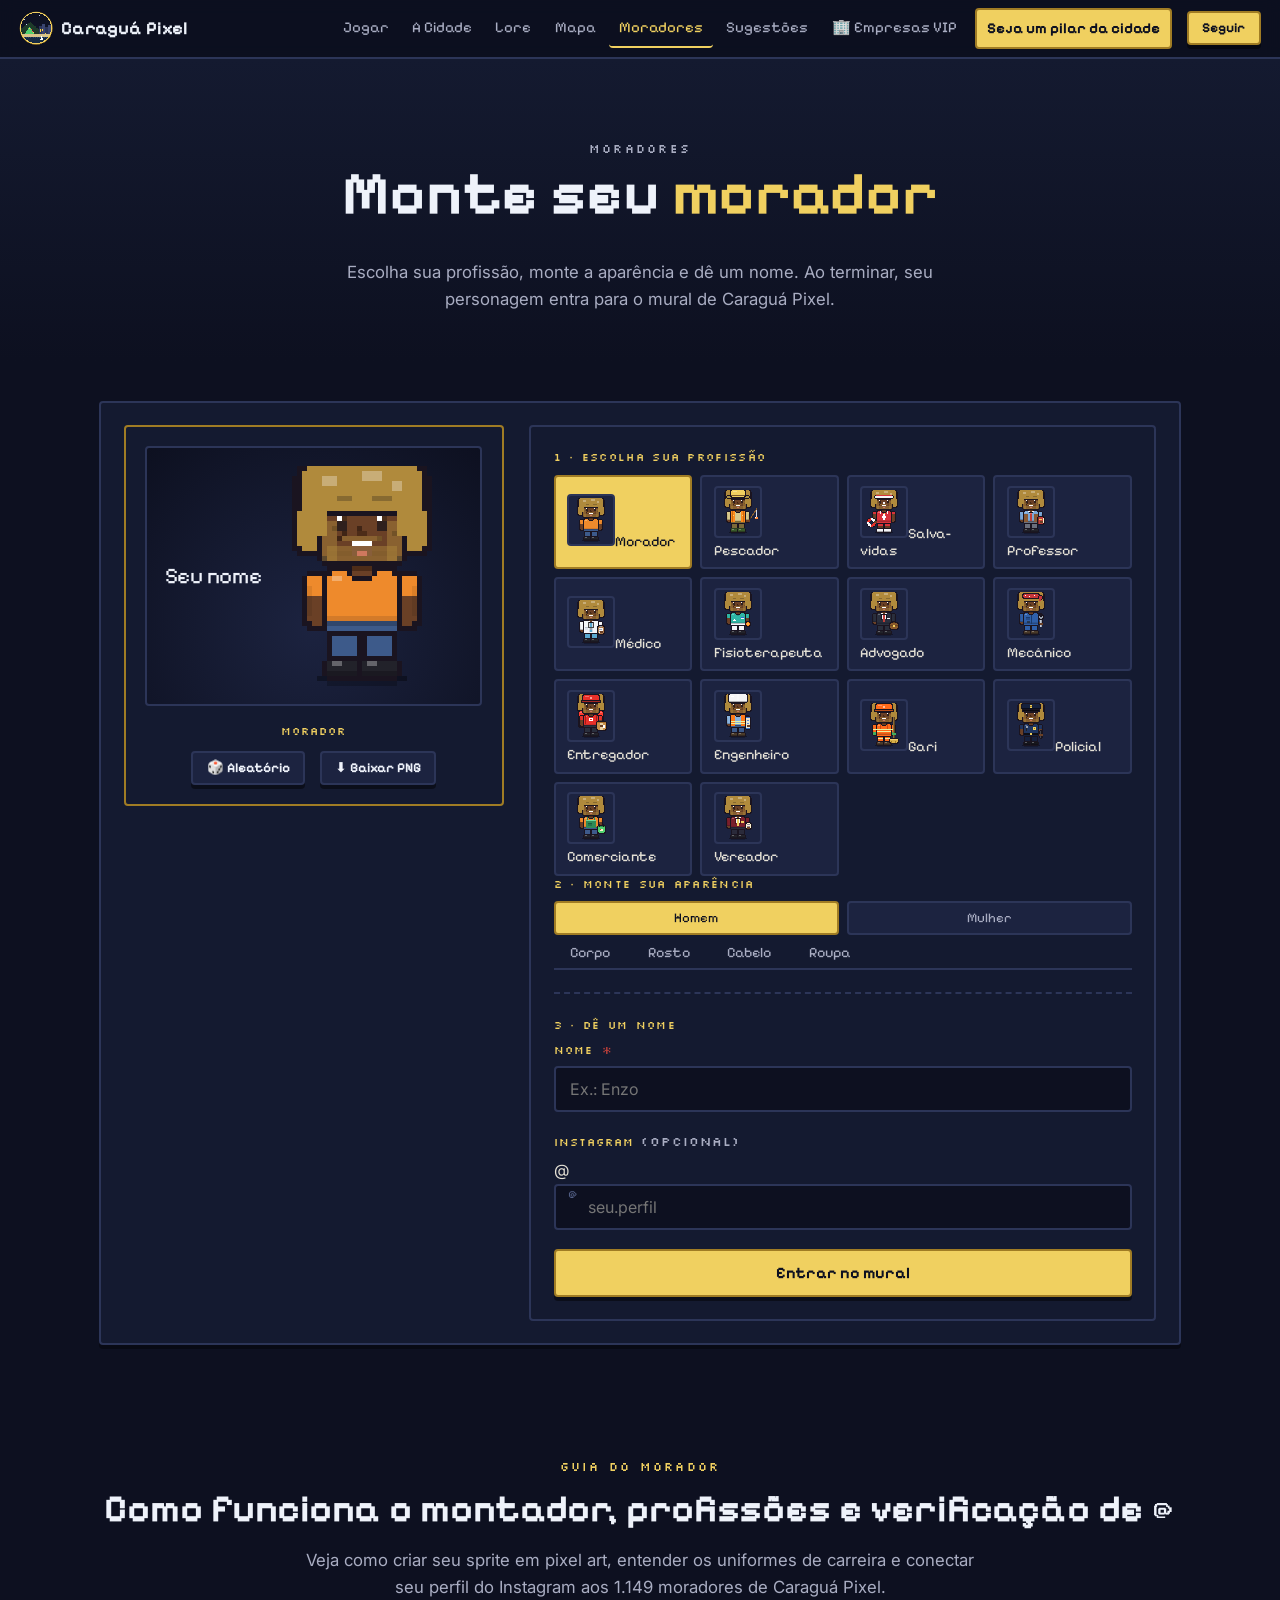
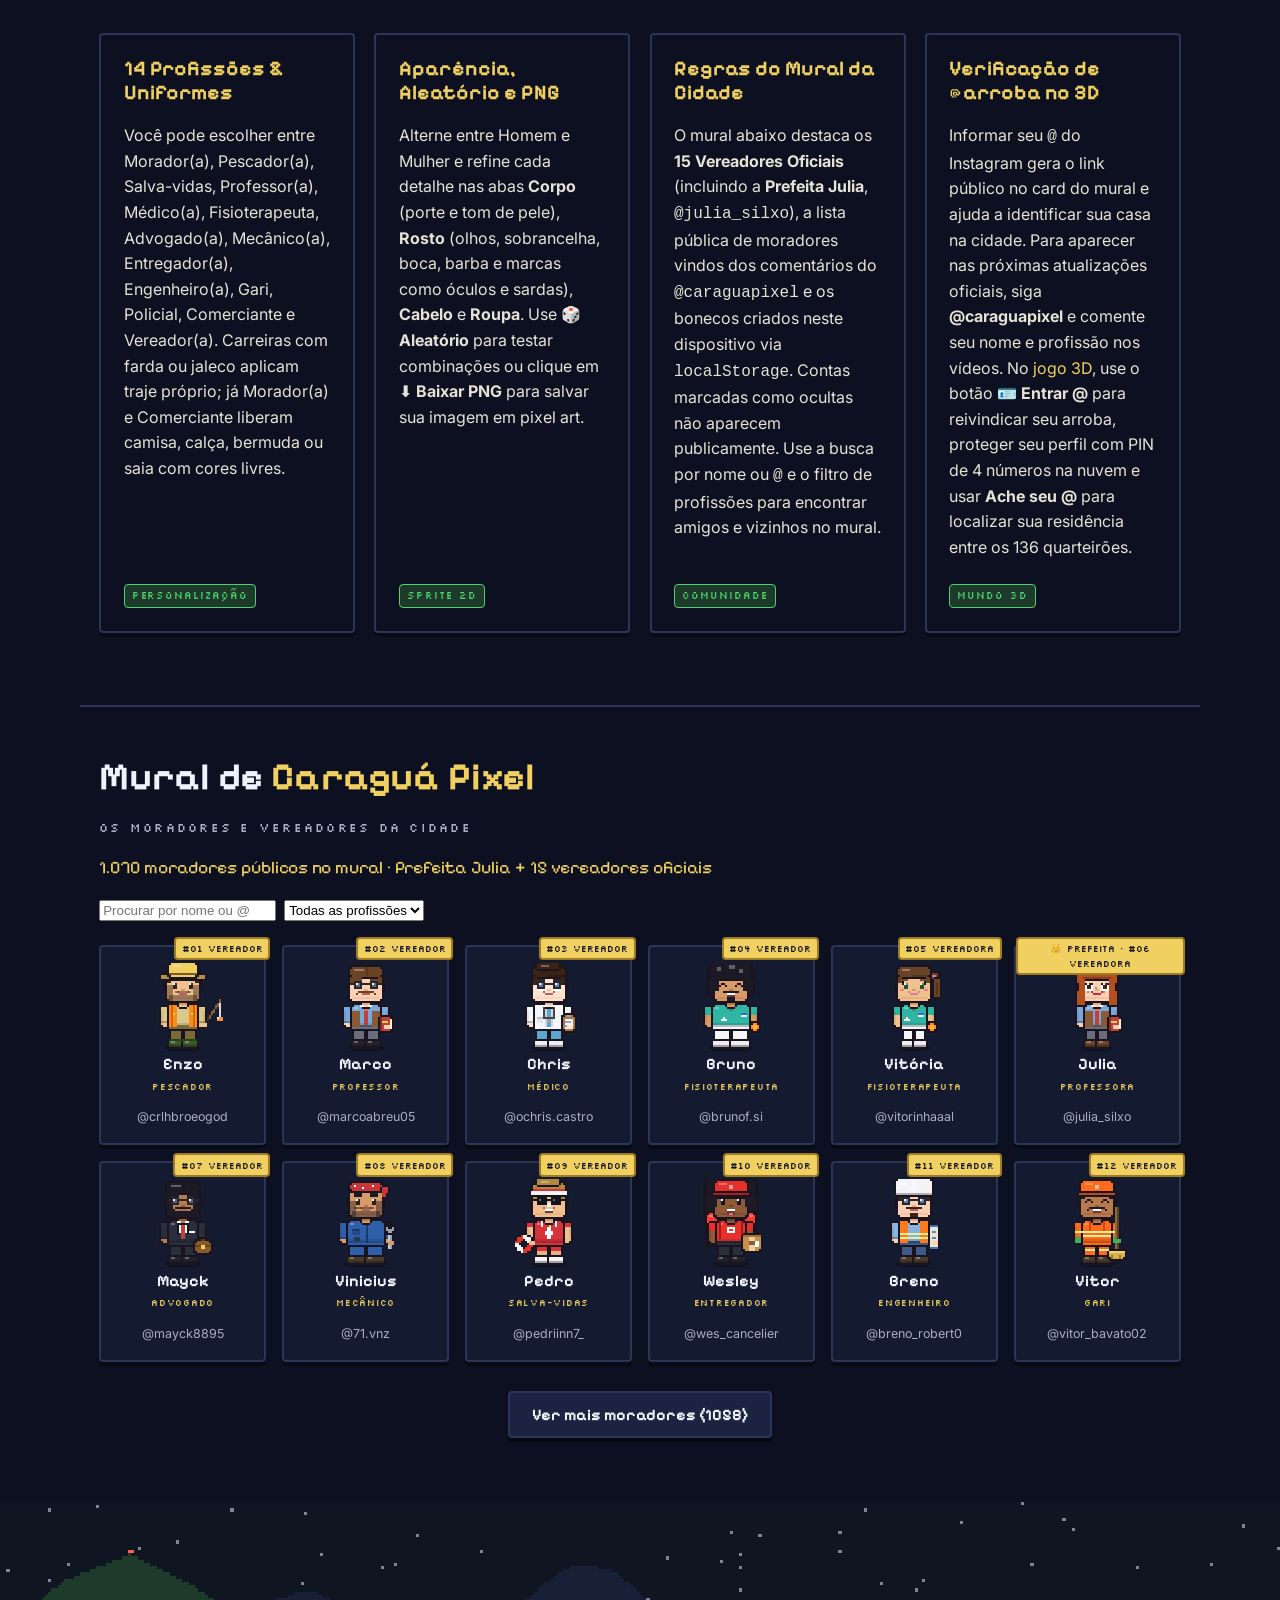
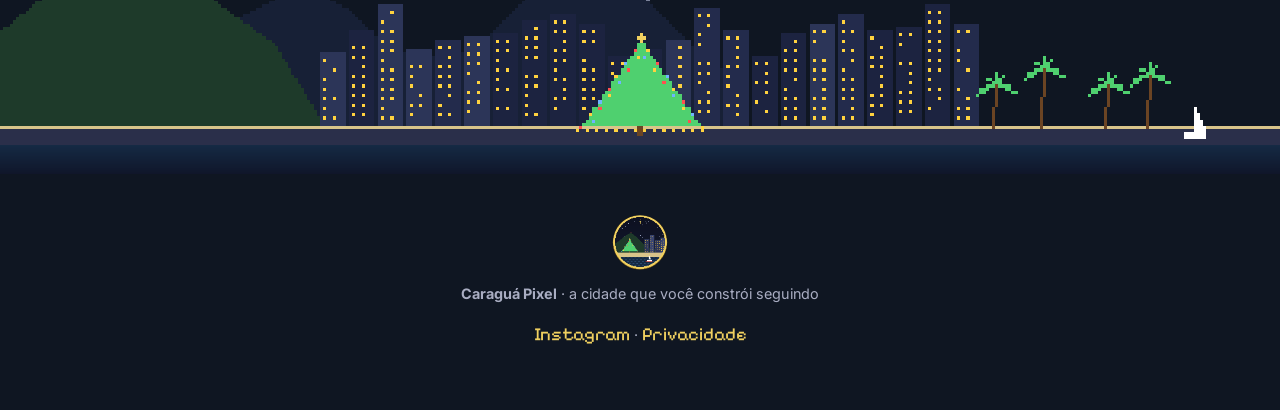
<file: moradores.html>
<!doctype html>
<html lang="pt-BR">
<head>
<meta charset="utf-8">
<meta name="viewport" content="width=device-width,initial-scale=1,viewport-fit=cover">
<title>Moradores · Monte seu personagem e veja o mural da cidade</title>
<meta name="description" content="Crie seu personagem em pixel art com 14 profissões, personalize rosto, cabelo e roupas, baixe o PNG e entre no mural oficial de Caraguá Pixel.">
<link rel="canonical" href="https://caraguapixel.online/moradores.html">
<meta property="og:site_name" content="Caraguá Pixel">
<meta property="og:locale" content="pt_BR">
<meta property="og:type" content="website">
<meta property="og:title" content="Moradores · Monte seu personagem e veja o mural da cidade">
<meta property="og:description" content="Crie seu personagem em pixel art com 14 profissões, personalize rosto, cabelo e roupas, baixe o PNG e entre no mural oficial de Caraguá Pixel.">
<meta property="og:url" content="https://caraguapixel.online/moradores.html">
<meta property="og:image" content="https://caraguapixel.online/img/banner.png">
<meta name="twitter:card" content="summary_large_image">
<meta name="twitter:title" content="Moradores · Monte seu personagem e veja o mural da cidade">
<meta name="twitter:description" content="Crie seu personagem em pixel art com 14 profissões, personalize rosto, cabelo e roupas, baixe o PNG e entre no mural oficial de Caraguá Pixel.">
<meta name="twitter:image" content="https://caraguapixel.online/img/banner.png">
<link rel="preconnect" href="https://fonts.googleapis.com">
<link rel="preconnect" href="https://fonts.gstatic.com" crossorigin>
<link rel="stylesheet" href="https://fonts.googleapis.com/css2?family=Inter:wght@400;500;600;700&family=Pixelify+Sans:wght@400;500;600;700&family=Silkscreen:wght@400;700&display=swap">
<link rel="stylesheet" href="css/style.min.css?v=20261118seo">
<link rel="icon" href="favicon.ico" sizes="any">
<link rel="icon" type="image/png" href="img/brasao.png">
<script type="application/ld+json">
{
  "@context": "https://schema.org",
  "@type": "WebPage",
  "url": "https://caraguapixel.online/moradores.html",
  "name": "Moradores · Monte seu personagem e veja o mural da cidade",
  "inLanguage": "pt-BR",
  "description": "Crie seu personagem em pixel art com 14 profissões, personalize rosto, cabelo e roupas, baixe o PNG e entre no mural oficial de Caraguá Pixel.",
  "isPartOf": {
    "@type": "WebSite",
    "url": "https://caraguapixel.online/",
    "name": "Caraguá Pixel"
  }
}
</script>
</head>
<body>
<div class="vagalumes-site" aria-hidden="true"></div>

<header class="topo">
  <nav class="nav">
    <a class="marca" href="/"><img src="img/brasao.png" alt="Brasão de Caraguá Pixel" width="36" height="36"><span>Caraguá Pixel</span></a>
    <button class="menu-btn" type="button" aria-label="Abrir menu" aria-expanded="false"><span></span><span></span><span></span></button>
    <ul class="links">
      <li><a href="/">Jogar</a></li>
      <li><a href="sobre.html">A Cidade</a></li>
      <li><a href="lore.html">Lore</a></li>
      <li><a href="mapa.html">Mapa</a></li>
      <li><a href="moradores.html" class="ativo">Moradores</a></li>
      <li><a href="sugestoes.html">Sugestões</a></li>
      <li><a href="empresas.html">🏢 Empresas VIP</a></li>
      <li><a href="apoie.html" class="link-apoiar">Seja um pilar da cidade</a></li>
    </ul>
    <a class="btn btn-ouro btn-pequeno seguir" href="https://www.instagram.com/caraguapixel/" data-instagram target="_blank" rel="noopener noreferrer nofollow">Seguir</a>
  </nav>
</header>

<main>
  <section class="lore-topo">
    <p class="kicker">Moradores</p>
    <h1>Monte seu <span class="ouro">morador</span></h1>
    <p class="sub">Escolha sua profissão, monte a aparência e dê um nome. Ao terminar, seu personagem entra para o mural de Caraguá Pixel.</p>
  </section>

  <section class="montador-area">
    <form class="montador card" novalidate autocomplete="off">
      <div class="vitrine">
        <div class="palco">
          <span class="placa-nome">Seu nome</span>
          <canvas class="previa" width="240" height="264" aria-label="Prévia do seu personagem"></canvas>
        </div>
        <p class="placa-oficio">Morador(a)</p>
        <div class="acoes">
          <button type="button" class="btn btn-escuro btn-pequeno sortear">🎲 Aleatório</button>
          <button type="button" class="btn btn-escuro btn-pequeno baixar">⬇ Baixar PNG</button>
        </div>
      </div>

      <div class="controles">
        <p class="rotulo">1 · Escolha sua profissão</p>
        <div class="oficios" role="radiogroup" aria-label="Profissão"></div>

        <p class="rotulo">2 · Monte sua aparência</p>
        <div class="sexo" role="radiogroup" aria-label="Sexo do personagem">
          <button type="button" class="aba-sexo" data-sexo="homem" role="radio" aria-checked="true">Homem</button>
          <button type="button" class="aba-sexo" data-sexo="mulher" role="radio" aria-checked="false">Mulher</button>
        </div>
        <div class="abas" role="tablist">
          <button type="button" class="aba ativa" role="tab" data-aba="corpo">Corpo</button>
          <button type="button" class="aba" role="tab" data-aba="rosto">Rosto</button>
          <button type="button" class="aba" role="tab" data-aba="cabelo">Cabelo</button>
          <button type="button" class="aba" role="tab" data-aba="roupa">Roupa</button>
        </div>
        <div class="paineis-abas"></div>

        <hr class="divisor">

        <p class="rotulo">3 · Dê um nome</p>
        <div class="campo">
          <label for="nome">Nome <span class="obrig">*</span></label>
          <input id="nome" name="nome" type="text" maxlength="24" placeholder="Ex.: Enzo" required>
        </div>
        <div class="campo">
          <label for="instagram">Instagram <span class="opcional">(opcional)</span></label>
          <div class="com-arroba"><span>@</span><input id="instagram" name="instagram" type="text" maxlength="30" placeholder="seu.perfil" autocapitalize="off" spellcheck="false"></div>
        </div>
        <p class="erro-form" role="alert"></p>
        <button class="btn btn-ouro enviar" type="submit">Entrar no mural</button>
      </div>
    </form>
  </section>

  <section class="secao" aria-label="Como personalizar seu personagem e regras do mural">
    <p class="kicker">Guia do Morador</p>
    <h2>Como funciona o montador, profissões e verificação de @</h2>
    <p class="sub">Veja como criar seu sprite em pixel art, entender os uniformes de carreira e conectar seu perfil do Instagram aos 1.149 moradores de Caraguá Pixel.</p>
    <div class="explorar">
      <article class="card">
        <h3>14 Profissões &amp; Uniformes</h3>
        <p>Você pode escolher entre Morador(a), Pescador(a), Salva-vidas, Professor(a), Médico(a), Fisioterapeuta, Advogado(a), Mecânico(a), Entregador(a), Engenheiro(a), Gari, Policial, Comerciante e Vereador(a). Carreiras com farda ou jaleco aplicam traje próprio; já Morador(a) e Comerciante liberam camisa, calça, bermuda ou saia com cores livres.</p>
        <span class="tag tag-pronto">Personalização</span>
      </article>
      <article class="card">
        <h3>Aparência, Aleatório e PNG</h3>
        <p>Alterne entre Homem e Mulher e refine cada detalhe nas abas <strong>Corpo</strong> (porte e tom de pele), <strong>Rosto</strong> (olhos, sobrancelha, boca, barba e marcas como óculos e sardas), <strong>Cabelo</strong> e <strong>Roupa</strong>. Use <strong>🎲 Aleatório</strong> para testar combinações ou clique em <strong>⬇ Baixar PNG</strong> para salvar sua imagem em pixel art.</p>
        <span class="tag tag-pronto">Sprite 2D</span>
      </article>
      <article class="card">
        <h3>Regras do Mural da Cidade</h3>
        <p>O mural abaixo destaca os <strong>15 Vereadores Oficiais</strong> (incluindo a <strong>Prefeita Julia</strong>, <code>@julia_silxo</code>), a lista pública de moradores vindos dos comentários do <code>@caraguapixel</code> e os bonecos criados neste dispositivo via <code>localStorage</code>. Contas marcadas como ocultas não aparecem publicamente. Use a busca por nome ou <code>@</code> e o filtro de profissões para encontrar amigos e vizinhos no mural.</p>
        <span class="tag tag-pronto">Comunidade</span>
      </article>
      <article class="card">
        <h3>Verificação de @arroba no 3D</h3>
        <p>Informar seu <code>@</code> do Instagram gera o link público no card do mural e ajuda a identificar sua casa na cidade. Para aparecer nas próximas atualizações oficiais, siga <strong>@caraguapixel</strong> e comente seu nome e profissão nos vídeos. No <a href="/">jogo 3D</a>, use o botão <strong>🪪 Entrar @</strong> para reivindicar seu arroba, proteger seu perfil com PIN de 4 números na nuvem e usar <strong>Ache seu @</strong> para localizar sua residência entre os 136 quarteirões.</p>
        <span class="tag tag-pronto">Mundo 3D</span>
      </article>
    </div>
  </section>

  <section class="mural-secao" id="mural">
    <h2>Mural de <span class="ouro">Caraguá Pixel</span></h2>
    <p class="kicker mural-subtitulo">Os moradores e vereadores da cidade</p>
    <p class="sub mural-total"></p>
    <div class="mural-filtros">
      <input type="search" class="busca" placeholder="Procurar por nome ou @" aria-label="Procurar morador">
      <select class="filtro-oficio" aria-label="Filtrar por profissão"><option value="">Todas as profissões</option></select>
    </div>
    <div class="mural"></div>
    <p class="mural-vazio" hidden></p>
    <button class="btn btn-escuro ver-mais" type="button" hidden>Ver mais moradores</button>
  </section>
</main>

<footer class="rodape">
  <img class="banner-rodape" src="img/banner.png" alt="" aria-hidden="true">
  <div class="rodape-conteudo">
    <img src="img/brasao.png" alt="Brasão de Caraguá Pixel" width="56" height="56">
    <p><strong>Caraguá Pixel</strong> · a cidade que você constrói seguindo</p>
    <p><a href="https://www.instagram.com/caraguapixel/" data-instagram target="_blank" rel="noopener noreferrer nofollow" class="insta-texto">Instagram</a> · <a class="insta-texto" href="privacidade.html">Privacidade</a></p>
    <div class="aviso" role="status" aria-live="polite"></div>
  </div>
</footer>

<a class="voltar-topo" href="#" aria-label="Voltar ao topo">▲</a>
<script src="js/main.min.js?v=20261118seo"></script>
<script src="js/personagem.min.js?v=20261118seo"></script>
<script src="js/jogo-dados.min.js?v=20261118seo"></script>
<script src="js/moradores.min.js?v=20261118seo"></script>
</body>
</html>
</file>
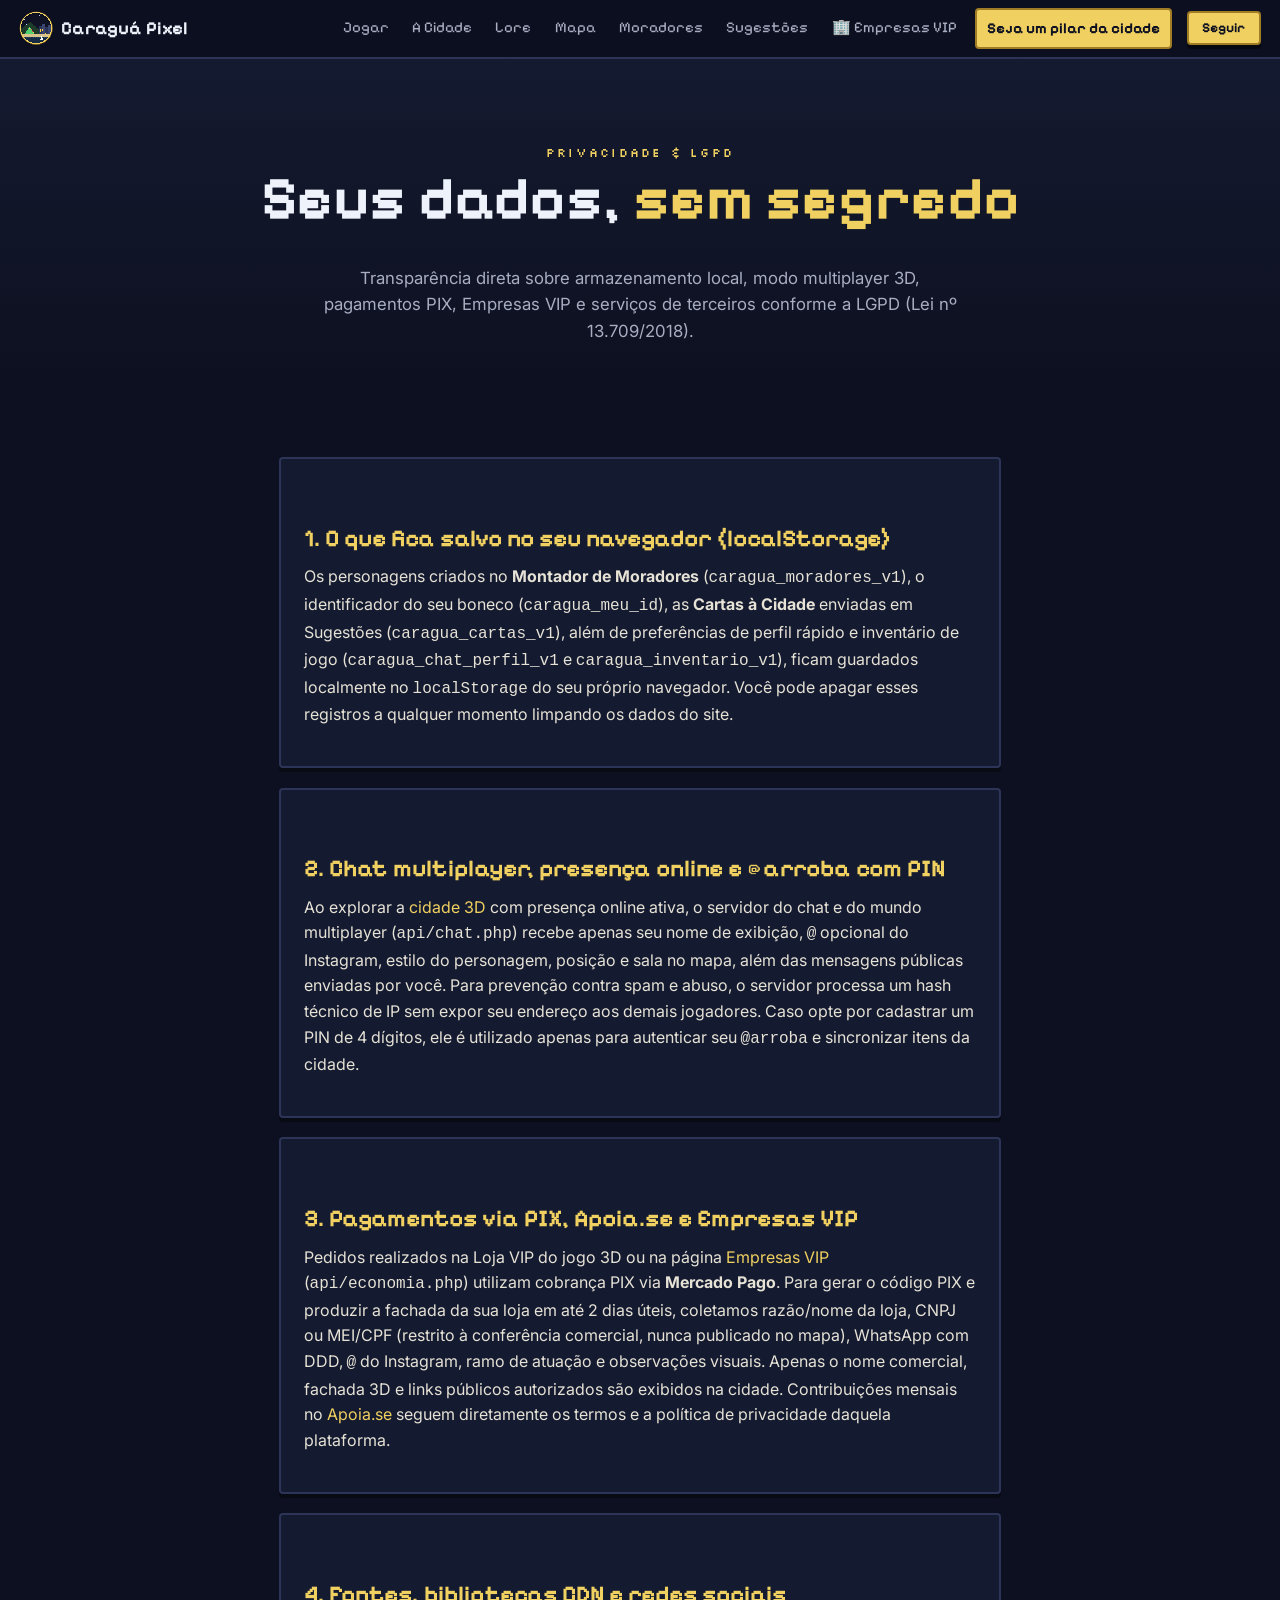
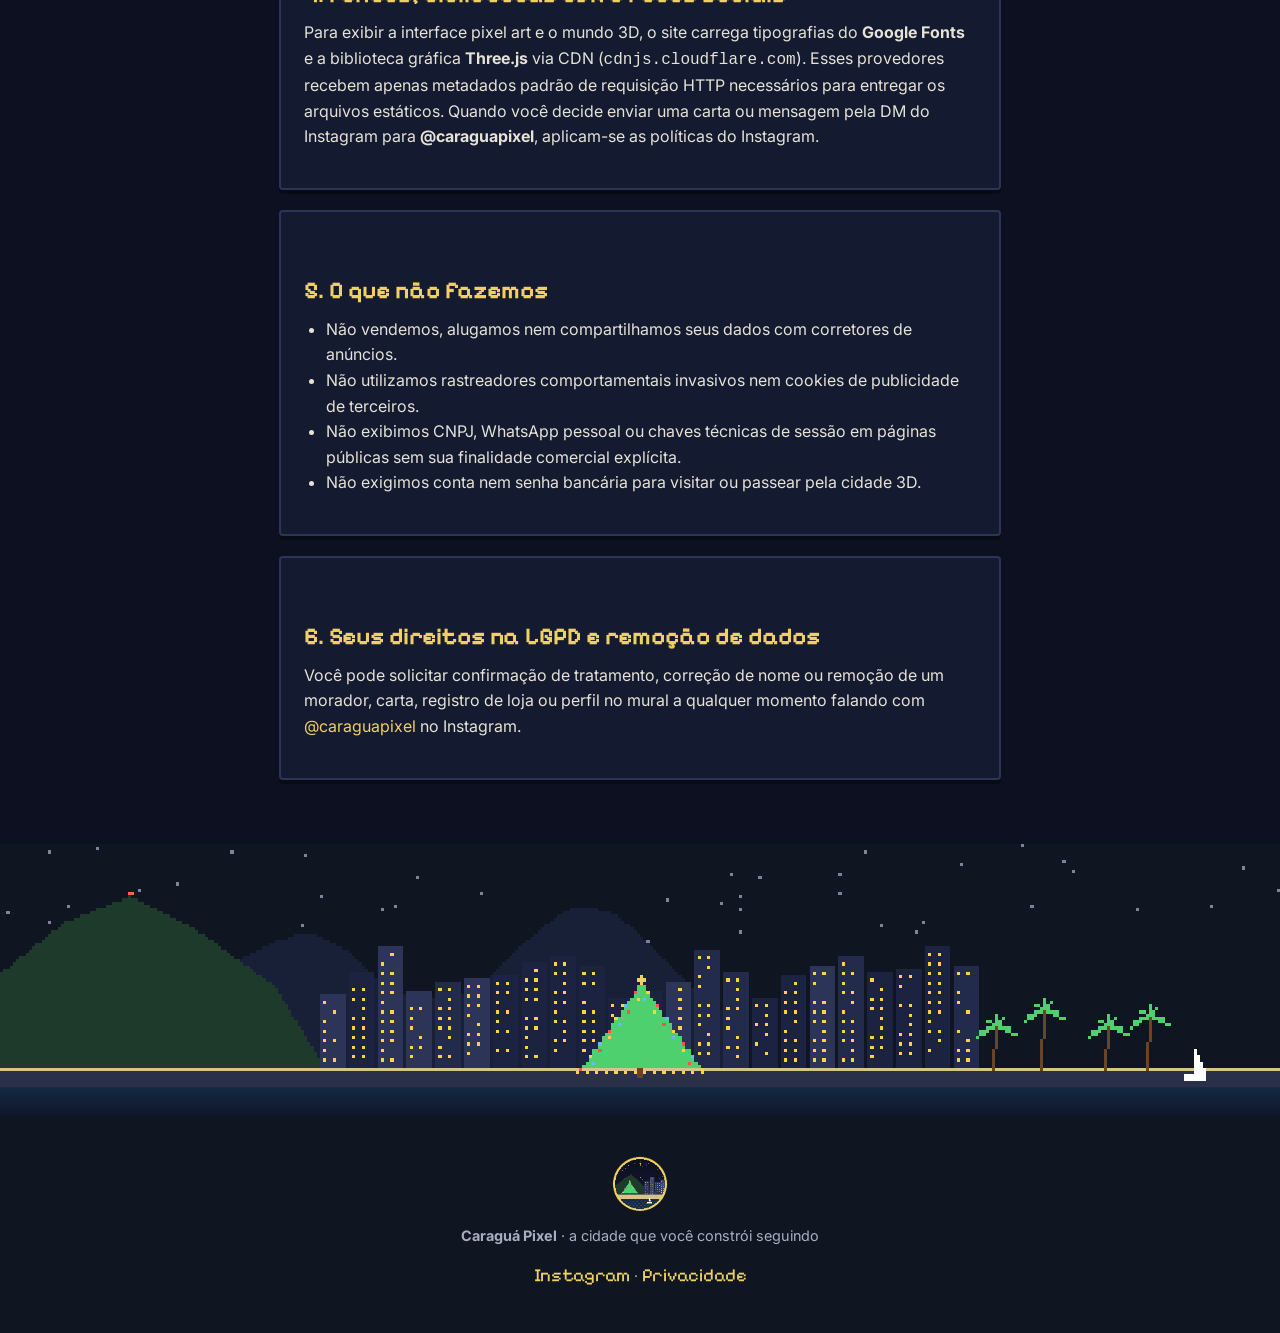
<file: privacidade.html>
<!DOCTYPE html>
<html lang="pt-BR">
<head>
<meta charset="utf-8">
<meta name="viewport" content="width=device-width, initial-scale=1">
<title>Privacidade e LGPD · Uso de dados em Caraguá Pixel</title>
<meta name="description" content="Saiba como Caraguá Pixel trata dados do Montador de Moradores, chat online, pagamentos PIX, Empresas VIP, localStorage e serviços de terceiros na LGPD.">
<link rel="canonical" href="https://caraguapixel.online/privacidade.html">
<meta property="og:site_name" content="Caraguá Pixel">
<meta property="og:locale" content="pt_BR">
<meta property="og:type" content="website">
<meta property="og:title" content="Privacidade e LGPD · Uso de dados em Caraguá Pixel">
<meta property="og:description" content="Saiba como Caraguá Pixel trata dados do Montador de Moradores, chat online, pagamentos PIX, Empresas VIP, localStorage e serviços de terceiros na LGPD.">
<meta property="og:url" content="https://caraguapixel.online/privacidade.html">
<meta property="og:image" content="https://caraguapixel.online/img/banner.png">
<meta name="twitter:card" content="summary_large_image">
<meta name="twitter:title" content="Privacidade e LGPD · Uso de dados em Caraguá Pixel">
<meta name="twitter:description" content="Saiba como Caraguá Pixel trata dados do Montador de Moradores, chat online, pagamentos PIX, Empresas VIP, localStorage e serviços de terceiros na LGPD.">
<meta name="twitter:image" content="https://caraguapixel.online/img/banner.png">
<link rel="preconnect" href="https://fonts.googleapis.com">
<link rel="preconnect" href="https://fonts.gstatic.com" crossorigin>
<link href="https://fonts.googleapis.com/css2?family=Pixelify+Sans:wght@400;600;700&family=Silkscreen&family=Inter:wght@400;500;600&display=swap" rel="stylesheet">
<link rel="stylesheet" href="css/style.min.css?v=20261118seo">
<link rel="icon" href="favicon.ico" sizes="any">
<link rel="icon" type="image/png" href="img/brasao.png">
<script type="application/ld+json">
{
  "@context": "https://schema.org",
  "@type": "WebPage",
  "url": "https://caraguapixel.online/privacidade.html",
  "name": "Privacidade e LGPD · Uso de dados em Caraguá Pixel",
  "inLanguage": "pt-BR",
  "description": "Saiba como Caraguá Pixel trata dados do Montador de Moradores, chat online, pagamentos PIX, Empresas VIP, localStorage e serviços de terceiros na LGPD.",
  "isPartOf": {
    "@type": "WebSite",
    "url": "https://caraguapixel.online/",
    "name": "Caraguá Pixel"
  }
}
</script>
</head>
<body>
<div class="vagalumes-site" aria-hidden="true"></div>

<header class="topo">
  <nav class="nav">
    <a class="marca" href="/"><img src="img/brasao.png" alt="Brasão de Caraguá Pixel" width="36" height="36"><span>Caraguá Pixel</span></a>
    <button class="menu-btn" aria-label="Abrir menu" aria-expanded="false"><span></span><span></span><span></span></button>
    <ul class="links">
      <li><a href="/">Jogar</a></li>
      <li><a href="sobre.html">A Cidade</a></li>
      <li><a href="lore.html">Lore</a></li>
      <li><a href="mapa.html">Mapa</a></li>
      <li><a href="moradores.html">Moradores</a></li>
      <li><a href="sugestoes.html">Sugestões</a></li>
      <li><a href="empresas.html">🏢 Empresas VIP</a></li>
      <li><a href="apoie.html" class="link-apoiar">Seja um pilar da cidade</a></li>
    </ul>
    <a class="btn btn-ouro btn-pequeno seguir" href="https://www.instagram.com/caraguapixel/" data-instagram target="_blank" rel="noopener noreferrer nofollow">Seguir</a>
  </nav>
</header>

<main>
  <section class="lore-topo">
    <span class="kicker">Privacidade &amp; LGPD</span>
    <h1>Seus dados, <span class="ouro">sem segredo</span></h1>
    <p class="sub">Transparência direta sobre armazenamento local, modo multiplayer 3D, pagamentos PIX, Empresas VIP e serviços de terceiros conforme a LGPD (Lei nº 13.709/2018).</p>
  </section>

  <section class="privacidade">
    <div class="card">
      <h2>1. O que fica salvo no seu navegador (localStorage)</h2>
      <p>Os personagens criados no <strong>Montador de Moradores</strong> (<code>caragua_moradores_v1</code>), o identificador do seu boneco (<code>caragua_meu_id</code>), as <strong>Cartas à Cidade</strong> enviadas em Sugestões (<code>caragua_cartas_v1</code>), além de preferências de perfil rápido e inventário de jogo (<code>caragua_chat_perfil_v1</code> e <code>caragua_inventario_v1</code>), ficam guardados localmente no <code>localStorage</code> do seu próprio navegador. Você pode apagar esses registros a qualquer momento limpando os dados do site.</p>
    </div>

    <div class="card">
      <h2>2. Chat multiplayer, presença online e @arroba com PIN</h2>
      <p>Ao explorar a <a href="/">cidade 3D</a> com presença online ativa, o servidor do chat e do mundo multiplayer (<code>api/chat.php</code>) recebe apenas seu nome de exibição, <code>@</code> opcional do Instagram, estilo do personagem, posição e sala no mapa, além das mensagens públicas enviadas por você. Para prevenção contra spam e abuso, o servidor processa um hash técnico de IP sem expor seu endereço aos demais jogadores. Caso opte por cadastrar um PIN de 4 dígitos, ele é utilizado apenas para autenticar seu <code>@arroba</code> e sincronizar itens da cidade.</p>
    </div>

    <div class="card">
      <h2>3. Pagamentos via PIX, Apoia.se e Empresas VIP</h2>
      <p>Pedidos realizados na Loja VIP do jogo 3D ou na página <a href="empresas.html">Empresas VIP</a> (<code>api/economia.php</code>) utilizam cobrança PIX via <strong>Mercado Pago</strong>. Para gerar o código PIX e produzir a fachada da sua loja em até 2 dias úteis, coletamos razão/nome da loja, CNPJ ou MEI/CPF (restrito à conferência comercial, nunca publicado no mapa), WhatsApp com DDD, <code>@</code> do Instagram, ramo de atuação e observações visuais. Apenas o nome comercial, fachada 3D e links públicos autorizados são exibidos na cidade. Contribuições mensais no <a href="https://apoia.se/caraguapixel" target="_blank" rel="noopener noreferrer nofollow">Apoia.se</a> seguem diretamente os termos e a política de privacidade daquela plataforma.</p>
    </div>

    <div class="card">
      <h2>4. Fontes, bibliotecas CDN e redes sociais</h2>
      <p>Para exibir a interface pixel art e o mundo 3D, o site carrega tipografias do <strong>Google Fonts</strong> e a biblioteca gráfica <strong>Three.js</strong> via CDN (<code>cdnjs.cloudflare.com</code>). Esses provedores recebem apenas metadados padrão de requisição HTTP necessários para entregar os arquivos estáticos. Quando você decide enviar uma carta ou mensagem pela DM do Instagram para <strong>@caraguapixel</strong>, aplicam-se as políticas do Instagram.</p>
    </div>

    <div class="card">
      <h2>5. O que não fazemos</h2>
      <ul>
        <li>Não vendemos, alugamos nem compartilhamos seus dados com corretores de anúncios.</li>
        <li>Não utilizamos rastreadores comportamentais invasivos nem cookies de publicidade de terceiros.</li>
        <li>Não exibimos CNPJ, WhatsApp pessoal ou chaves técnicas de sessão em páginas públicas sem sua finalidade comercial explícita.</li>
        <li>Não exigimos conta nem senha bancária para visitar ou passear pela cidade 3D.</li>
      </ul>
    </div>

    <div class="card">
      <h2>6. Seus direitos na LGPD e remoção de dados</h2>
      <p>Você pode solicitar confirmação de tratamento, correção de nome ou remoção de um morador, carta, registro de loja ou perfil no mural a qualquer momento falando com <a href="https://www.instagram.com/caraguapixel/" data-instagram target="_blank" rel="noopener noreferrer nofollow">@caraguapixel</a> no Instagram.</p>
    </div>
  </section>
</main>

<footer class="rodape">
  <img class="banner-rodape" src="img/banner.png" alt="" aria-hidden="true">
  <div class="rodape-conteudo">
    <img src="img/brasao.png" alt="Brasão de Caraguá Pixel" width="56" height="56">
    <p><strong>Caraguá Pixel</strong> · a cidade que você constrói seguindo</p>
    <p><a href="https://www.instagram.com/caraguapixel/" data-instagram target="_blank" rel="noopener noreferrer nofollow" class="insta-texto">Instagram</a> · <a class="insta-texto" href="privacidade.html">Privacidade</a></p>
    <div class="aviso" role="status" aria-live="polite"></div>
  </div>
</footer>
<script src="js/main.min.js?v=20261118seo"></script>
</body>
</html>
</file>
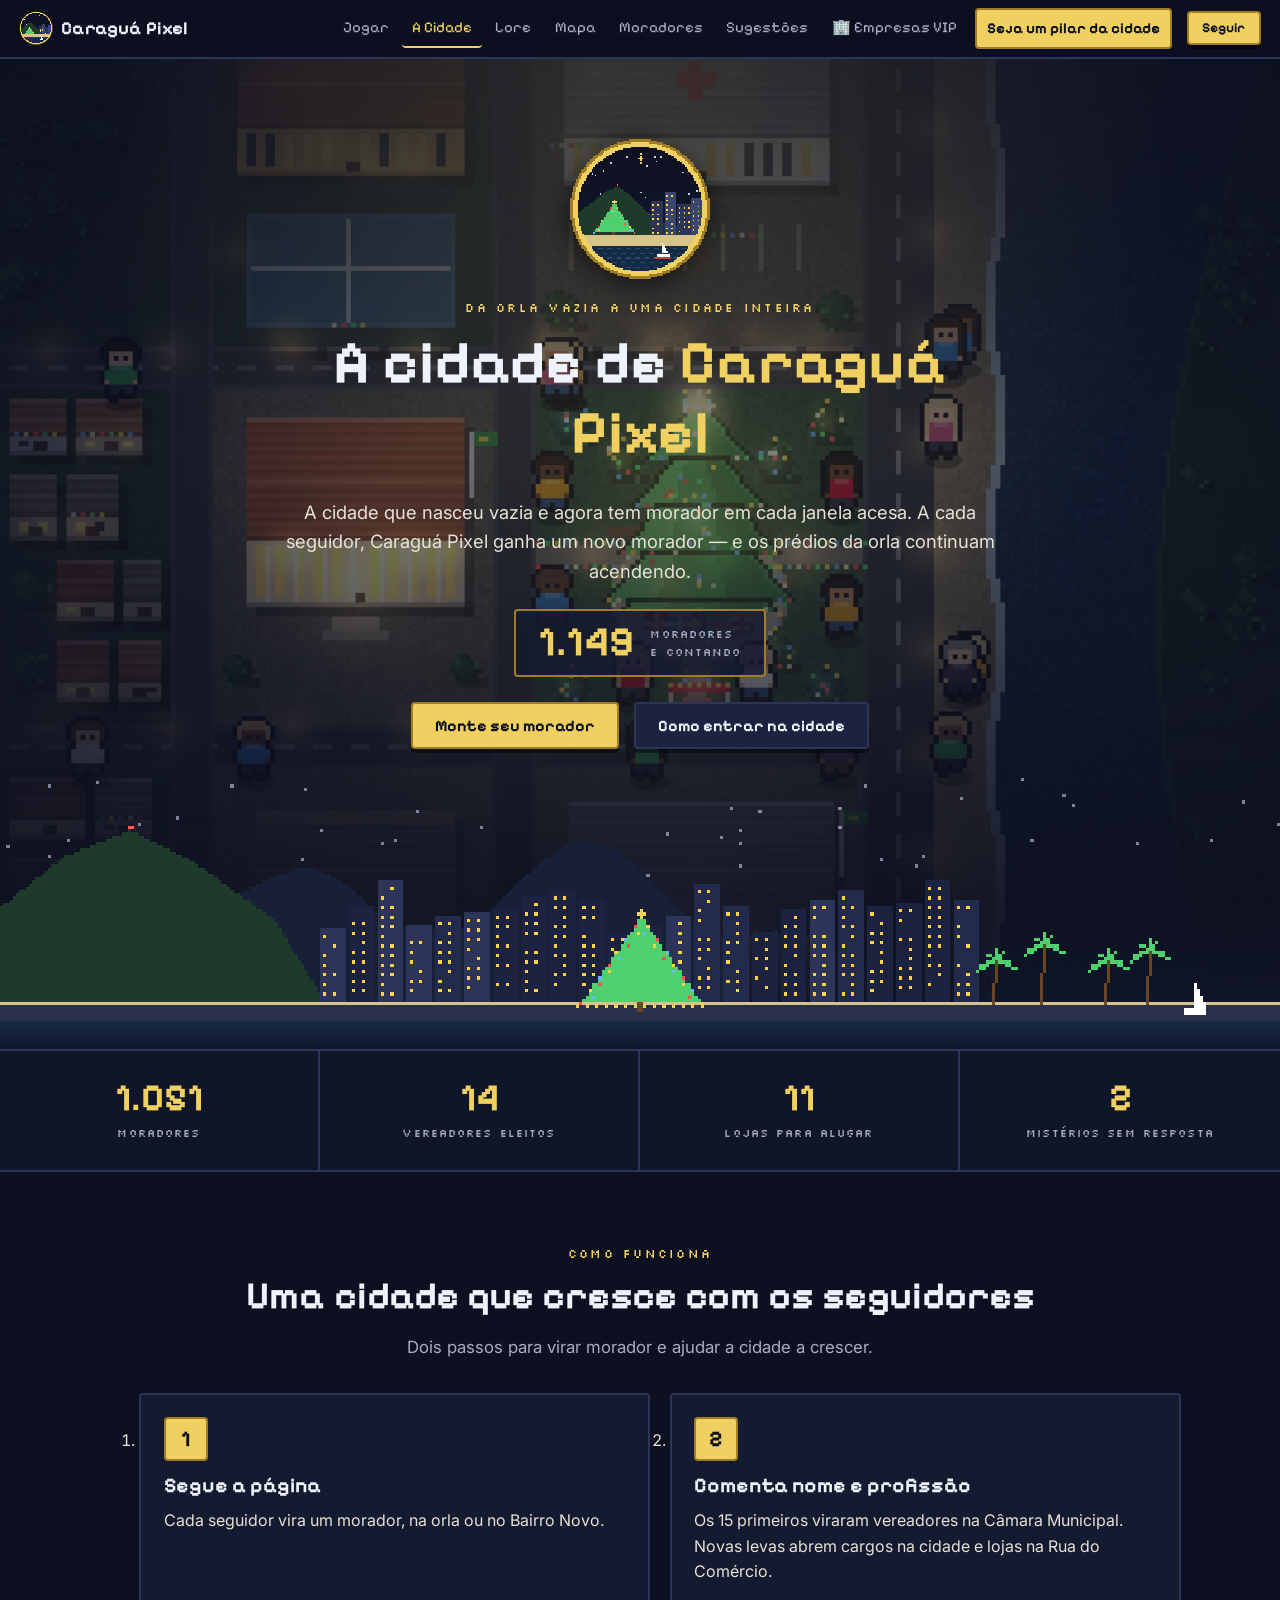
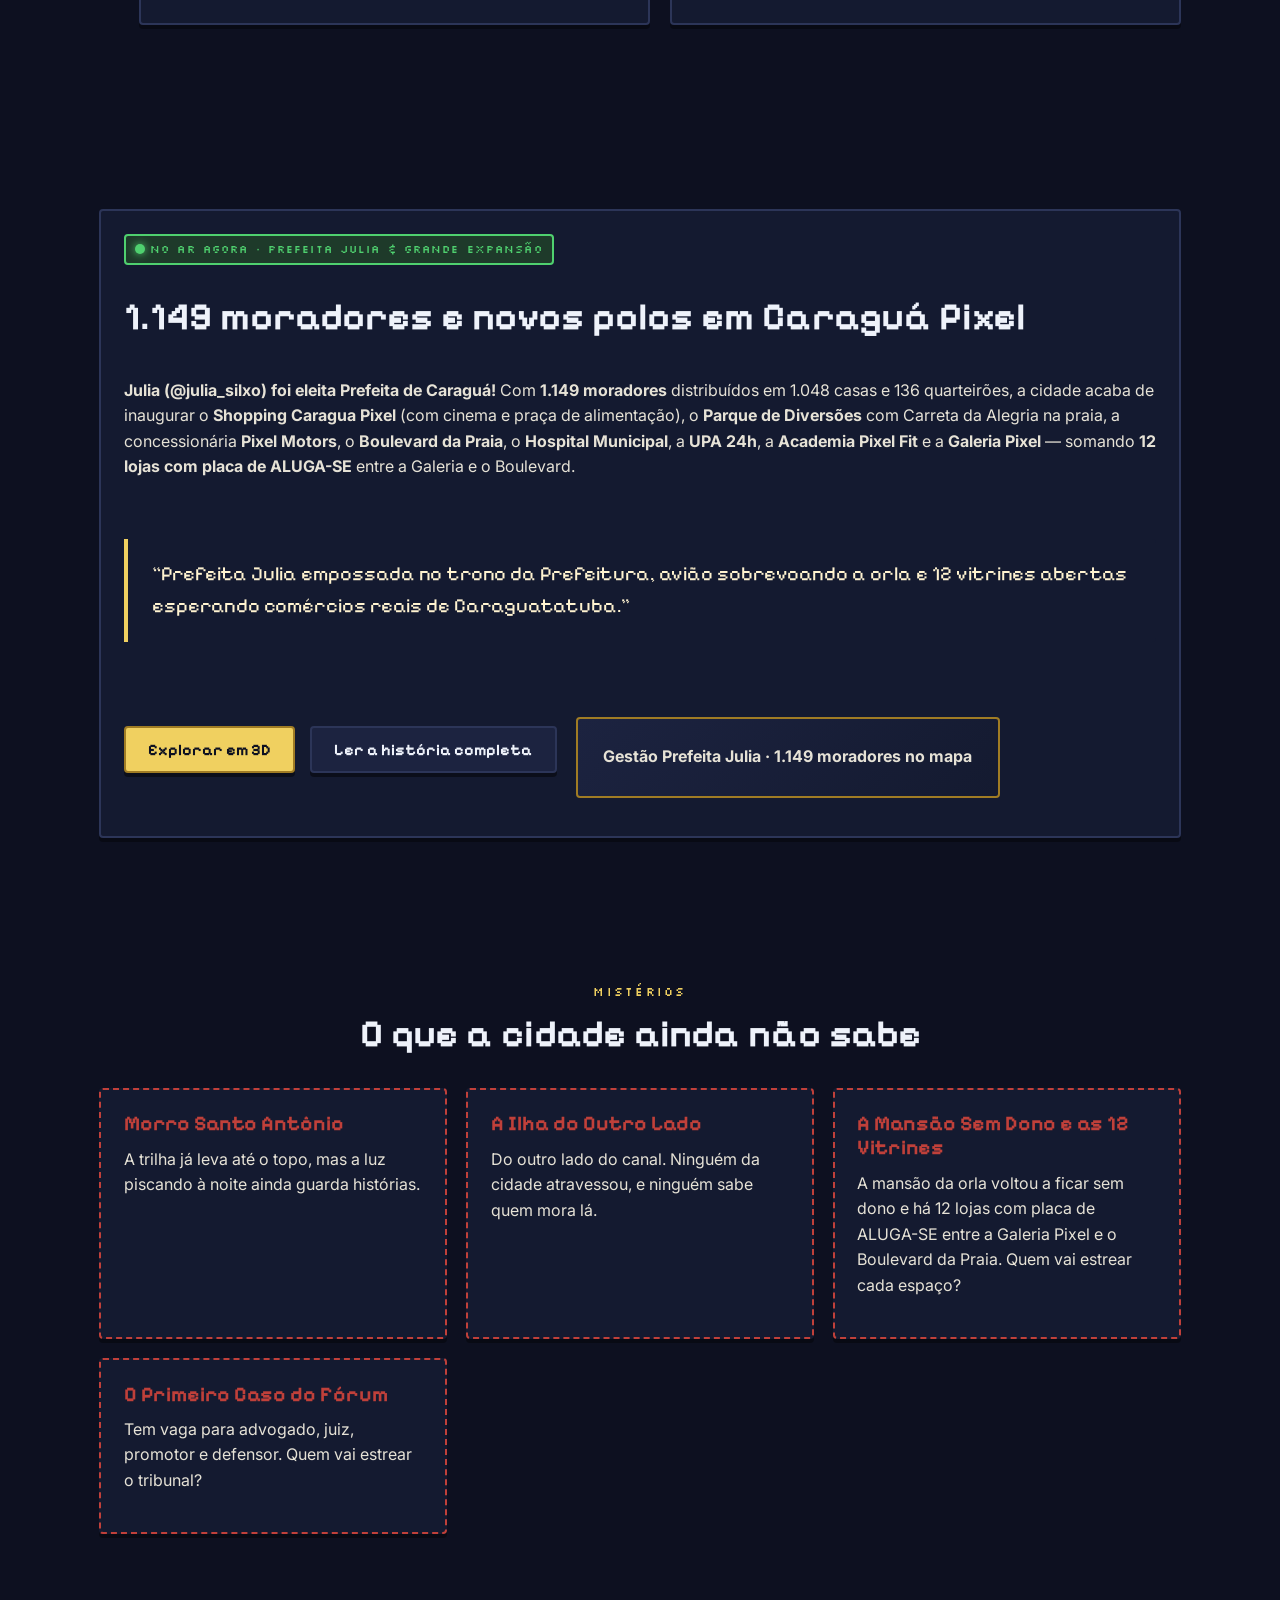
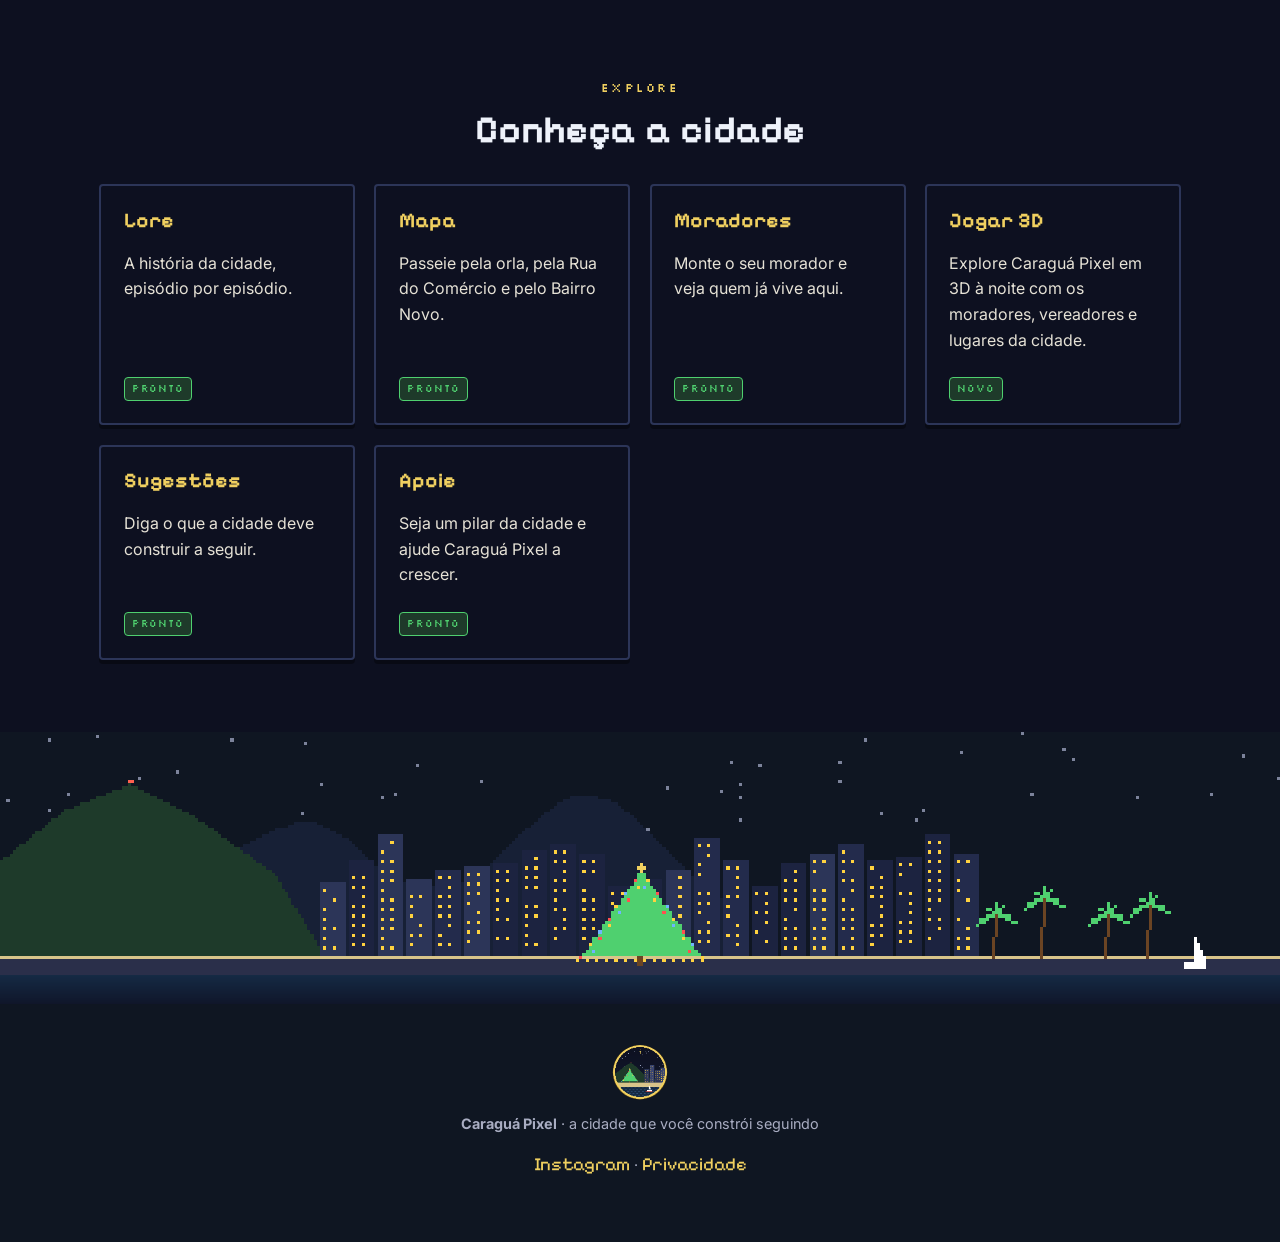
<file: sobre.html>
<!DOCTYPE html>
<html lang="pt-BR">
<head>
<meta charset="utf-8">
<meta name="viewport" content="width=device-width, initial-scale=1">
<title>A Cidade · Como funciona Caraguá Pixel em Caraguatatuba</title>
<meta name="description" content="Conheça Caraguá Pixel: nascida de uma orla vazia em Caraguatatuba, hoje soma 1.149 moradores, 15 vereadores, Prefeita Julia e 12 lojas abertas.">
<link rel="canonical" href="https://caraguapixel.online/sobre.html">
<meta property="og:site_name" content="Caraguá Pixel">
<meta property="og:locale" content="pt_BR">
<meta property="og:type" content="website">
<meta property="og:title" content="A Cidade · Como funciona Caraguá Pixel em Caraguatatuba">
<meta property="og:description" content="Conheça Caraguá Pixel: nascida de uma orla vazia em Caraguatatuba, hoje soma 1.149 moradores, 15 vereadores, Prefeita Julia e 12 lojas abertas.">
<meta property="og:url" content="https://caraguapixel.online/sobre.html">
<meta property="og:image" content="https://caraguapixel.online/img/banner.png">
<meta name="twitter:card" content="summary_large_image">
<meta name="twitter:title" content="A Cidade · Como funciona Caraguá Pixel em Caraguatatuba">
<meta name="twitter:description" content="Conheça Caraguá Pixel: nascida de uma orla vazia em Caraguatatuba, hoje soma 1.149 moradores, 15 vereadores, Prefeita Julia e 12 lojas abertas.">
<meta name="twitter:image" content="https://caraguapixel.online/img/banner.png">
<link rel="preconnect" href="https://fonts.googleapis.com">
<link rel="preconnect" href="https://fonts.gstatic.com" crossorigin>
<link href="https://fonts.googleapis.com/css2?family=Pixelify+Sans:wght@400;600;700&family=Silkscreen&family=Inter:wght@400;500;600&display=swap" rel="stylesheet">
<link rel="stylesheet" href="css/style.min.css?v=20261118seo">
<link rel="icon" href="favicon.ico" sizes="any">
<link rel="icon" type="image/png" href="img/brasao.png">
<script type="application/ld+json">
{
  "@context": "https://schema.org",
  "@type": "AboutPage",
  "url": "https://caraguapixel.online/sobre.html",
  "name": "A Cidade · Como funciona Caraguá Pixel em Caraguatatuba",
  "inLanguage": "pt-BR",
  "description": "Conheça Caraguá Pixel: nascida de uma orla vazia em Caraguatatuba, hoje soma 1.149 moradores, 15 vereadores, Prefeita Julia e 12 lojas abertas.",
  "isPartOf": {
    "@type": "WebSite",
    "url": "https://caraguapixel.online/",
    "name": "Caraguá Pixel"
  },
  "about": {
    "@type": "Place",
    "name": "Caraguá Pixel (inspirada em Caraguatatuba, SP)",
    "description": "Cidade voxel interativa com 1.149 moradores, 1.048 casas, 136 quarteirões, 15 vereadores na Câmara e gestão da Prefeita Julia (@julia_silxo)."
  }
}
</script>
</head>
<body>
<div class="vagalumes-site" aria-hidden="true"></div>

<header class="topo">
  <nav class="nav">
    <a class="marca" href="/"><img src="img/brasao.png" alt="Brasão de Caraguá Pixel" width="36" height="36"><span>Caraguá Pixel</span></a>
    <button class="menu-btn" aria-label="Abrir menu" aria-expanded="false"><span></span><span></span><span></span></button>
    <ul class="links">
      <li><a href="/">Jogar</a></li>
      <li><a href="sobre.html" class="ativo">A Cidade</a></li>
      <li><a href="lore.html">Lore</a></li>
      <li><a href="mapa.html">Mapa</a></li>
      <li><a href="moradores.html">Moradores</a></li>
      <li><a href="sugestoes.html">Sugestões</a></li>
      <li><a href="empresas.html">🏢 Empresas VIP</a></li>
      <li><a href="apoie.html" class="link-apoiar">Seja um pilar da cidade</a></li>
    </ul>
    <a class="btn btn-ouro btn-pequeno seguir" href="https://www.instagram.com/caraguapixel/" data-instagram target="_blank" rel="noopener noreferrer nofollow">Seguir</a>
  </nav>
</header>

<main>
  <section class="hero">
    <div class="ceu"></div>
    <div class="vagalumes"></div>
    <div class="hero-conteudo">
      <img class="brasao" src="img/brasao.png" alt="Brasão de Caraguá Pixel" width="180" height="180">
      <p class="kicker">Da orla vazia a uma cidade inteira</p>
      <h1>A cidade de <span class="ouro">Caraguá Pixel</span></h1>
      <p class="lead">A cidade que nasceu vazia e agora tem morador em cada janela acesa. A cada seguidor, Caraguá Pixel ganha um novo morador — e os prédios da orla continuam acendendo.</p>
      <div class="contador"><strong data-contar="1149" data-formato="mil">1.149</strong><span>moradores<br>e contando</span></div>
      <div class="acoes">
        <a class="btn btn-ouro" href="moradores.html">Monte seu morador</a>
        <a class="btn btn-escuro" href="#como-funciona">Como entrar na cidade</a>
      </div>
    </div>
    <img class="banner" src="img/banner.png" alt="" aria-hidden="true">
  </section>

  <section class="numeros" aria-label="Caraguá Pixel em números">
    <div class="numero"><strong data-contar="1149" data-formato="mil">1.149</strong><span>moradores</span></div>
    <div class="numero"><strong data-contar="15">15</strong><span>vereadores eleitos</span></div>
    <div class="numero"><strong data-contar="12">12</strong><span>lojas para alugar</span></div>
    <div class="numero"><strong data-contar="2">2</strong><span>mistérios sem resposta</span></div>
  </section>

  <section class="secao" id="como-funciona">
    <p class="kicker">Como funciona</p>
    <h2>Uma cidade que cresce com os seguidores</h2>
    <p class="sub">Dois passos para virar morador e ajudar a cidade a crescer.</p>
    <ol class="passos">
      <li class="card">
        <span class="passo-num">1</span>
        <h3>Segue a página</h3>
        <p>Cada seguidor vira um morador, na orla ou no Bairro Novo.</p>
      </li>
      <li class="card">
        <span class="passo-num">2</span>
        <h3>Comenta nome e profissão</h3>
        <p>Os 15 primeiros viraram vereadores na Câmara Municipal. Novas levas abrem cargos na cidade e lojas na Rua do Comércio.</p>
      </li>
    </ol>
  </section>

  <section class="secao" id="no-ar">
    <article class="no-ar card">
      <p class="selo"><span class="ponto-vivo"></span> No ar agora · Prefeita Julia &amp; Grande Expansão</p>
      <h2>1.149 moradores e novos polos em Caraguá Pixel</h2>
      <p><strong>Julia (@julia_silxo) foi eleita Prefeita de Caraguá!</strong> Com <strong>1.149 moradores</strong> distribuídos em 1.048 casas e 136 quarteirões, a cidade acaba de inaugurar o <strong>Shopping Caragua Pixel</strong> (com cinema e praça de alimentação), o <strong>Parque de Diversões</strong> com Carreta da Alegria na praia, a concessionária <strong>Pixel Motors</strong>, o <strong>Boulevard da Praia</strong>, o <strong>Hospital Municipal</strong>, a <strong>UPA 24h</strong>, a <strong>Academia Pixel Fit</strong> e a <strong>Galeria Pixel</strong> — somando <strong>12 lojas com placa de ALUGA-SE</strong> entre a Galeria e o Boulevard.</p>
      <blockquote>“Prefeita Julia empossada no trono da Prefeitura, avião sobrevoando a orla e 12 vitrines abertas esperando comércios reais de Caraguatatuba.”</blockquote>
      <div class="acoes">
        <a class="btn btn-ouro" href="/">Explorar em 3D</a>
        <a class="btn btn-escuro" href="lore.html#ep07">Ler a história completa</a>
      </div>
      <p class="proximo"><strong>Gestão Prefeita Julia · 1.149 moradores no mapa</strong></p>
    </article>
  </section>

  <section class="secao">
    <p class="kicker">Mistérios</p>
    <h2>O que a cidade ainda não sabe</h2>
    <div class="misterios">
      <article class="card misterio"><h3>Morro Santo Antônio</h3><p>A trilha já leva até o topo, mas a luz piscando à noite ainda guarda histórias.</p></article>
      <article class="card misterio"><h3>A Ilha do Outro Lado</h3><p>Do outro lado do canal. Ninguém da cidade atravessou, e ninguém sabe quem mora lá.</p></article>
      <article class="card misterio"><h3>A Mansão Sem Dono e as 12 Vitrines</h3><p>A mansão da orla voltou a ficar sem dono e há 12 lojas com placa de ALUGA-SE entre a Galeria Pixel e o Boulevard da Praia. Quem vai estrear cada espaço?</p></article>
      <article class="card misterio"><h3>O Primeiro Caso do Fórum</h3><p>Tem vaga para advogado, juiz, promotor e defensor. Quem vai estrear o tribunal?</p></article>
    </div>
  </section>

  <section class="secao">
    <p class="kicker">Explore</p>
    <h2>Conheça a cidade</h2>
    <div class="explorar">
      <a class="card" href="lore.html"><h3>Lore</h3><p>A história da cidade, episódio por episódio.</p><span class="tag tag-pronto">Pronto</span></a>
      <a class="card" href="mapa.html"><h3>Mapa</h3><p>Passeie pela orla, pela Rua do Comércio e pelo Bairro Novo.</p><span class="tag tag-pronto">Pronto</span></a>
      <a class="card" href="moradores.html"><h3>Moradores</h3><p>Monte o seu morador e veja quem já vive aqui.</p><span class="tag tag-pronto">Pronto</span></a>
      <a class="card" href="/"><h3>Jogar 3D</h3><p>Explore Caraguá Pixel em 3D à noite com os moradores, vereadores e lugares da cidade.</p><span class="tag tag-pronto">Novo</span></a>
      <a class="card" href="sugestoes.html"><h3>Sugestões</h3><p>Diga o que a cidade deve construir a seguir.</p><span class="tag tag-pronto">Pronto</span></a>
      <a class="card" href="apoie.html"><h3>Apoie</h3><p>Seja um pilar da cidade e ajude Caraguá Pixel a crescer.</p><span class="tag tag-pronto">Pronto</span></a>
    </div>
  </section>
</main>

<footer class="rodape">
  <img class="banner-rodape" src="img/banner.png" alt="" aria-hidden="true">
  <div class="rodape-conteudo">
    <img src="img/brasao.png" alt="Brasão de Caraguá Pixel" width="56" height="56">
    <p><strong>Caraguá Pixel</strong> · a cidade que você constrói seguindo</p>
    <p><a href="https://www.instagram.com/caraguapixel/" data-instagram target="_blank" rel="noopener noreferrer nofollow" class="insta-texto">Instagram</a> · <a class="insta-texto" href="privacidade.html">Privacidade</a></p>
    <div class="aviso" role="status" aria-live="polite"></div>
  </div>
</footer>
<script src="js/main.min.js?v=20261118seo"></script>
</body>
</html>
</file>
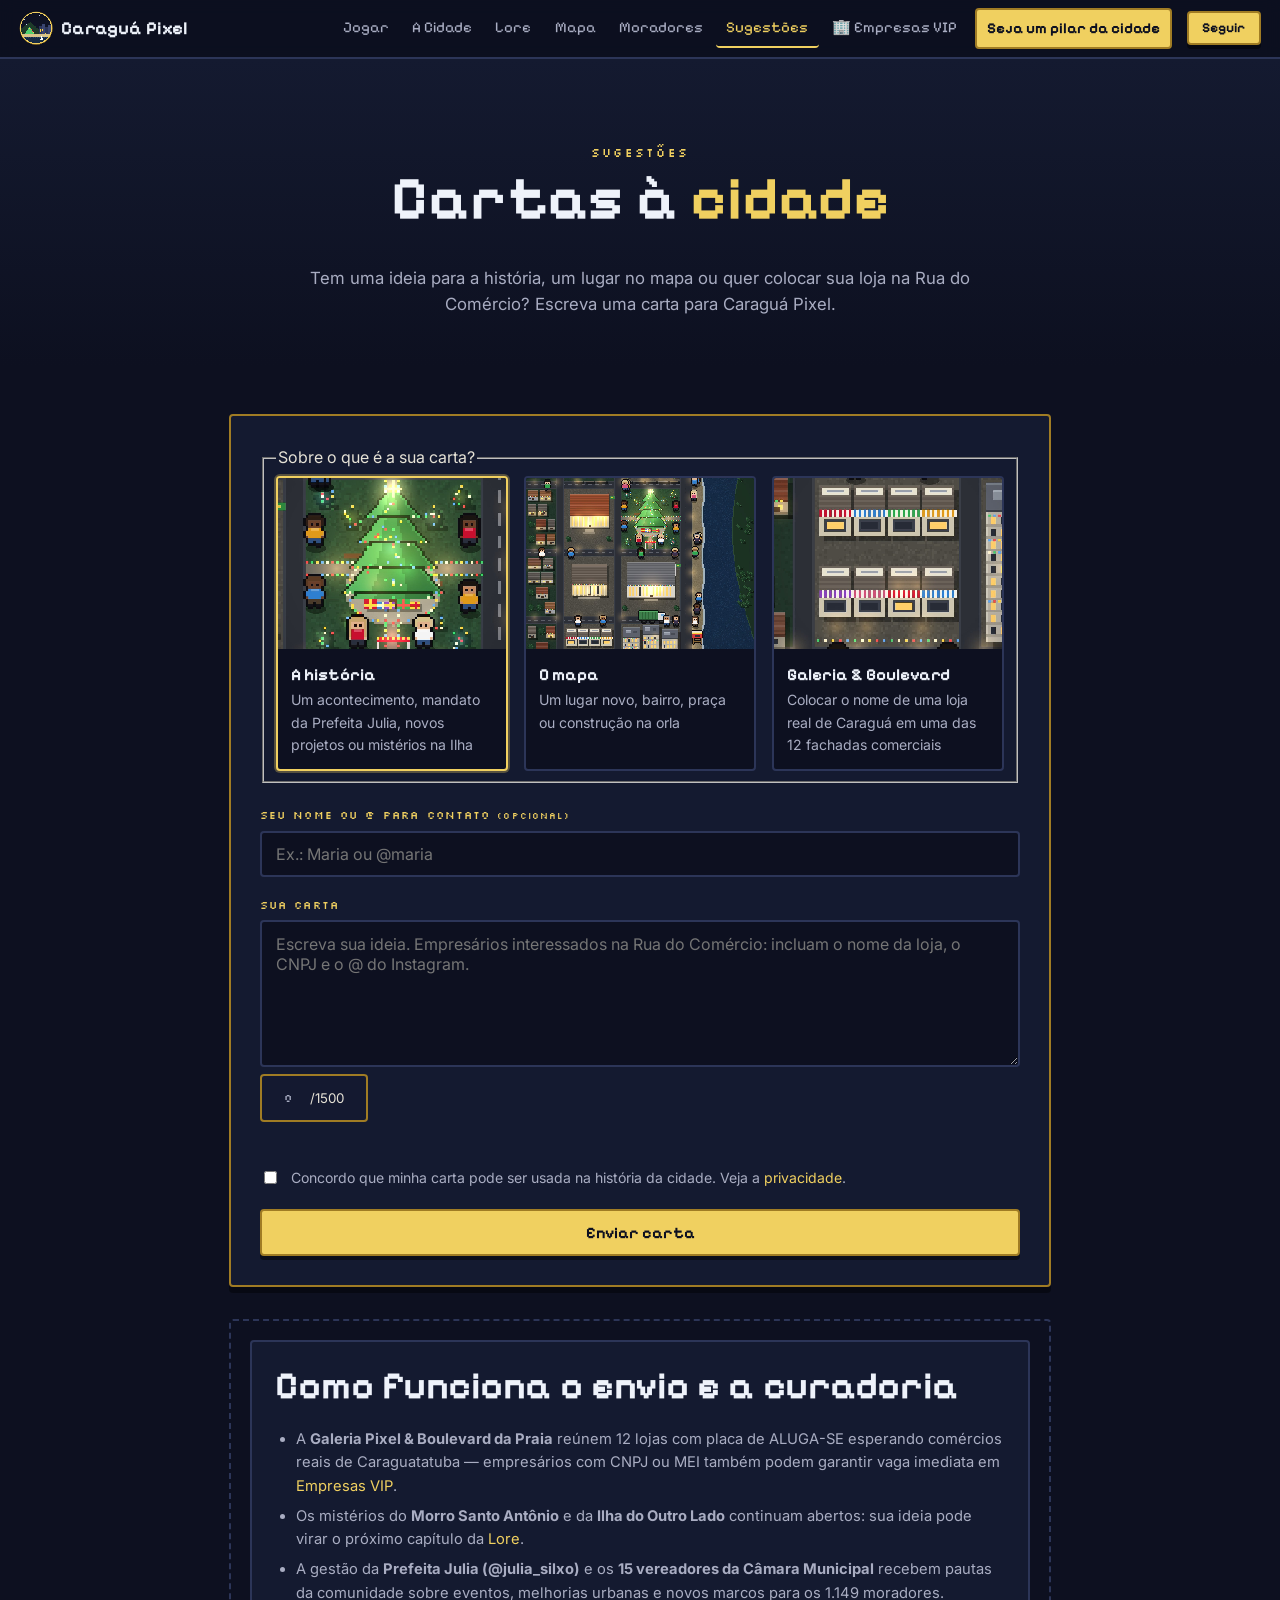
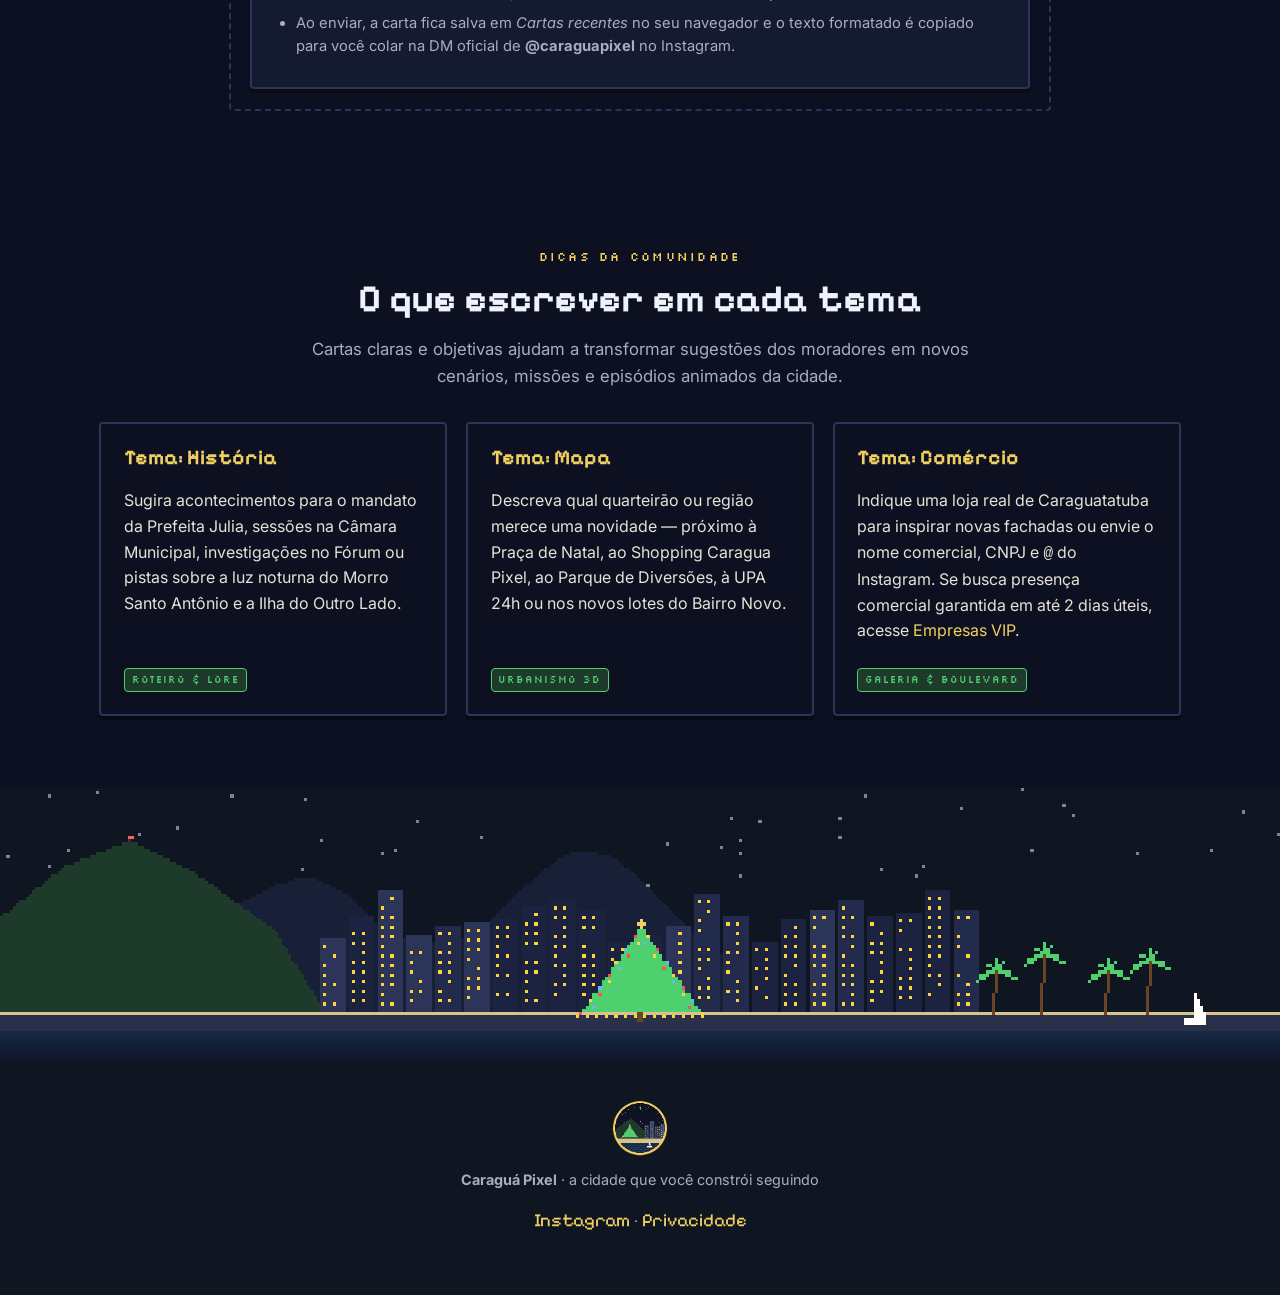
<file: sugestoes.html>
<!DOCTYPE html>
<html lang="pt-BR">
<head>
<meta charset="utf-8">
<meta name="viewport" content="width=device-width, initial-scale=1">
<title>Sugestões e Cartas · Envie ideias para Caraguá Pixel</title>
<meta name="description" content="Escreva uma carta à cidade de Caraguá Pixel: envie sugestões para a história, novos pontos do mapa ou reserve sua loja na Galeria Pixel e Boulevard.">
<link rel="canonical" href="https://caraguapixel.online/sugestoes.html">
<meta property="og:site_name" content="Caraguá Pixel">
<meta property="og:locale" content="pt_BR">
<meta property="og:type" content="website">
<meta property="og:title" content="Sugestões e Cartas · Envie ideias para Caraguá Pixel">
<meta property="og:description" content="Escreva uma carta à cidade de Caraguá Pixel: envie sugestões para a história, novos pontos do mapa ou reserve sua loja na Galeria Pixel e Boulevard.">
<meta property="og:url" content="https://caraguapixel.online/sugestoes.html">
<meta property="og:image" content="https://caraguapixel.online/img/banner.png">
<meta name="twitter:card" content="summary_large_image">
<meta name="twitter:title" content="Sugestões e Cartas · Envie ideias para Caraguá Pixel">
<meta name="twitter:description" content="Escreva uma carta à cidade de Caraguá Pixel: envie sugestões para a história, novos pontos do mapa ou reserve sua loja na Galeria Pixel e Boulevard.">
<meta name="twitter:image" content="https://caraguapixel.online/img/banner.png">
<link rel="preconnect" href="https://fonts.googleapis.com">
<link rel="preconnect" href="https://fonts.gstatic.com" crossorigin>
<link href="https://fonts.googleapis.com/css2?family=Pixelify+Sans:wght@400;600;700&family=Silkscreen&family=Inter:wght@400;500;600&display=swap" rel="stylesheet">
<link rel="stylesheet" href="css/style.min.css?v=20261118seo">
<link rel="icon" href="favicon.ico" sizes="any">
<link rel="icon" type="image/png" href="img/brasao.png">
<script type="application/ld+json">
{
  "@context": "https://schema.org",
  "@type": "WebPage",
  "url": "https://caraguapixel.online/sugestoes.html",
  "name": "Sugestões e Cartas · Envie ideias para Caraguá Pixel",
  "inLanguage": "pt-BR",
  "description": "Escreva uma carta à cidade de Caraguá Pixel: envie sugestões para a história, novos pontos do mapa ou reserve sua loja na Galeria Pixel e Boulevard.",
  "isPartOf": {
    "@type": "WebSite",
    "url": "https://caraguapixel.online/",
    "name": "Caraguá Pixel"
  }
}
</script>
</head>
<body>
<div class="vagalumes-site" aria-hidden="true"></div>

<header class="topo">
  <nav class="nav">
    <a class="marca" href="/"><img src="img/brasao.png" alt="Brasão de Caraguá Pixel" width="36" height="36"><span>Caraguá Pixel</span></a>
    <button class="menu-btn" aria-label="Abrir menu" aria-expanded="false"><span></span><span></span><span></span></button>
    <ul class="links">
      <li><a href="/">Jogar</a></li>
      <li><a href="sobre.html">A Cidade</a></li>
      <li><a href="lore.html">Lore</a></li>
      <li><a href="mapa.html">Mapa</a></li>
      <li><a href="moradores.html">Moradores</a></li>
      <li><a href="sugestoes.html" class="ativo">Sugestões</a></li>
      <li><a href="empresas.html">🏢 Empresas VIP</a></li>
      <li><a href="apoie.html" class="link-apoiar">Seja um pilar da cidade</a></li>
    </ul>
    <a class="btn btn-ouro btn-pequeno seguir" href="https://www.instagram.com/caraguapixel/" data-instagram target="_blank" rel="noopener noreferrer nofollow">Seguir</a>
  </nav>
</header>

<main>
  <section class="lore-topo">
    <span class="kicker">Sugestões</span>
    <h1>Cartas à <span class="ouro">cidade</span></h1>
    <p class="sub">Tem uma ideia para a história, um lugar no mapa ou quer colocar sua loja na Rua do Comércio? Escreva uma carta para Caraguá Pixel.</p>
  </section>

  <section class="sugestoes-area">
    <form class="caixa card" id="formCarta" novalidate>
      <fieldset class="tipos">
        <legend>Sobre o que é a sua carta?</legend>
        <label class="tipo">
          <input type="radio" name="tema" value="História" checked>
          <div class="tipo-cartao">
            <img class="tipo-img" src="img/praca.jpg" alt="Praça de Natal em Caraguá Pixel">
            <div class="tipo-txt">
              <strong>A história</strong>
              <span>Um acontecimento, mandato da Prefeita Julia, novos projetos ou mistérios na Ilha</span>
            </div>
          </div>
        </label>
        <label class="tipo">
          <input type="radio" name="tema" value="Mapa">
          <div class="tipo-cartao">
            <img class="tipo-img" src="img/mapa.jpg" alt="Mapa noturno de Caraguá Pixel">
            <div class="tipo-txt">
              <strong>O mapa</strong>
              <span>Um lugar novo, bairro, praça ou construção na orla</span>
            </div>
          </div>
        </label>
        <label class="tipo">
          <input type="radio" name="tema" value="Comércio">
          <div class="tipo-cartao">
            <img class="tipo-img" src="img/comercio.jpg" alt="Galeria Pixel e Boulevard da Praia">
            <div class="tipo-txt">
              <strong>Galeria &amp; Boulevard</strong>
              <span>Colocar o nome de uma loja real de Caraguá em uma das 12 fachadas comerciais</span>
            </div>
          </div>
        </label>
      </fieldset>

      <div class="campo">
        <label for="autor">Seu nome ou @ para contato <small>(opcional)</small></label>
        <input type="text" id="autor" name="autor" maxlength="80" placeholder="Ex.: Maria ou @maria" autocomplete="name">
      </div>

      <div class="campo">
        <label for="mensagem">Sua carta</label>
        <textarea id="mensagem" name="mensagem" rows="6" maxlength="1500" required placeholder="Escreva sua ideia. Empresários interessados na Rua do Comércio: incluam o nome da loja, o CNPJ e o @ do Instagram."></textarea>
        <small class="contador"><span id="contador">0</span>/1500</small>
      </div>

      <label class="aceite">
        <input type="checkbox" id="aceite" required>
        <span>Concordo que minha carta pode ser usada na história da cidade. Veja a <a href="privacidade.html">privacidade</a>.</span>
      </label>
      <p class="erro" id="erroCarta" role="alert" hidden></p>
      <button type="submit" class="btn btn-ouro enviar">Enviar carta</button>
    </form>

    <aside class="dicas">
      <div class="card">
        <h2>Como funciona o envio e a curadoria</h2>
        <ul class="dicas-lista">
          <li>A <strong>Galeria Pixel &amp; Boulevard da Praia</strong> reúnem 12 lojas com placa de ALUGA-SE esperando comércios reais de Caraguatatuba — empresários com CNPJ ou MEI também podem garantir vaga imediata em <a href="empresas.html">Empresas VIP</a>.</li>
          <li>Os mistérios do <strong>Morro Santo Antônio</strong> e da <strong>Ilha do Outro Lado</strong> continuam abertos: sua ideia pode virar o próximo capítulo da <a href="lore.html">Lore</a>.</li>
          <li>A gestão da <strong>Prefeita Julia (@julia_silxo)</strong> e os <strong>15 vereadores da Câmara Municipal</strong> recebem pautas da comunidade sobre eventos, melhorias urbanas e novos marcos para os 1.149 moradores.</li>
          <li>Ao enviar, a carta fica salva em <em>Cartas recentes</em> no seu navegador e o texto formatado é copiado para você colar na DM oficial de <strong>@caraguapixel</strong> no Instagram.</li>
        </ul>
      </div>

      <div class="card resposta" id="resposta" hidden>
        <h2>Carta guardada!</h2>
        <p>O texto foi copiado. Abra o perfil oficial <strong>@caraguapixel</strong> no Instagram, toque em Enviar mensagem e cole sua carta.</p>
        <a class="btn btn-ouro" id="abrirDM" href="https://www.instagram.com/caraguapixel/" data-ig-dm="https://www.instagram.com/caraguapixel/" target="_blank" rel="noopener noreferrer nofollow">Abrir Instagram @caraguapixel</a>
        <button type="button" class="btn btn-escuro" id="outra">Escrever outra</button>
      </div>

      <div class="card" id="recentes" hidden>
        <h2>Cartas recentes</h2>
        <ul id="listaCartas"></ul>
      </div>
    </aside>
  </section>

  <section class="secao" aria-label="Dicas por tema para escrever sua carta">
    <p class="kicker">Dicas da Comunidade</p>
    <h2>O que escrever em cada tema</h2>
    <p class="sub">Cartas claras e objetivas ajudam a transformar sugestões dos moradores em novos cenários, missões e episódios animados da cidade.</p>
    <div class="explorar">
      <article class="card">
        <h3>Tema: História</h3>
        <p>Sugira acontecimentos para o mandato da Prefeita Julia, sessões na Câmara Municipal, investigações no Fórum ou pistas sobre a luz noturna do Morro Santo Antônio e a Ilha do Outro Lado.</p>
        <span class="tag tag-pronto">Roteiro &amp; Lore</span>
      </article>
      <article class="card">
        <h3>Tema: Mapa</h3>
        <p>Descreva qual quarteirão ou região merece uma novidade — próximo à Praça de Natal, ao Shopping Caragua Pixel, ao Parque de Diversões, à UPA 24h ou nos novos lotes do Bairro Novo.</p>
        <span class="tag tag-pronto">Urbanismo 3D</span>
      </article>
      <article class="card">
        <h3>Tema: Comércio</h3>
        <p>Indique uma loja real de Caraguatatuba para inspirar novas fachadas ou envie o nome comercial, CNPJ e <code>@</code> do Instagram. Se busca presença comercial garantida em até 2 dias úteis, acesse <a href="empresas.html">Empresas VIP</a>.</p>
        <span class="tag tag-pronto">Galeria &amp; Boulevard</span>
      </article>
    </div>
  </section>
</main>

<footer class="rodape">
  <img class="banner-rodape" src="img/banner.png" alt="" aria-hidden="true">
  <div class="rodape-conteudo">
    <img src="img/brasao.png" alt="Brasão de Caraguá Pixel" width="56" height="56">
    <p><strong>Caraguá Pixel</strong> · a cidade que você constrói seguindo</p>
    <p><a href="https://www.instagram.com/caraguapixel/" data-instagram target="_blank" rel="noopener noreferrer nofollow" class="insta-texto">Instagram</a> · <a class="insta-texto" href="privacidade.html">Privacidade</a></p>
    <div class="aviso" role="status" aria-live="polite"></div>
  </div>
</footer>
<script src="js/main.min.js?v=20261118seo"></script>
<script src="js/sugestoes.min.js?v=20261118seo"></script>
</body>
</html>
</file>
<file: css/style.min.css>
:root{--noite:#0d1020;--noite-2:#141a30;--noite-3:#1c2340;--borda:#2c3558;--montanha:#5d6b94;--neve:#eef2fa;--ouro:#f0d060;--ouro-escuro:#a07c24;--vermelho:#9b2c2c;--vermelho-2:#c0403a;--fogo:#e8892c;--creme:#fff3d0;--mata:#1e3a2a;--leaf:#4fd06f;--texto:#e6e2d6;--texto-suave:#a9adc2;--fonte-pixel:"Pixelify Sans",system-ui,sans-serif;--fonte-mini:"Silkscreen",monospace;--fonte-texto:"Inter",system-ui,sans-serif;--largura:1120px;--raio:4px}*{box-sizing:border-box}[hidden]{display:none!important}html{scroll-behavior:smooth}body{margin:0;background:var(--noite);color:var(--texto);font-family:var(--fonte-texto);font-size:16px;line-height:1.6;-webkit-font-smoothing:antialiased}img{max-width:100%;display:block}a{color:var(--ouro);text-decoration:none}a:hover{color:var(--creme)}h1,h2,h3,h4{font-family:var(--fonte-pixel);color:var(--neve);line-height:1.15;margin:0 0 .5em;font-weight:700}h1{font-size:clamp(2.2rem,6vw,3.8rem)}h2{font-size:clamp(1.6rem,4vw,2.4rem)}h3{font-size:1.3rem}p{margin:0 0 1em}ul{margin:0;padding:0;list-style:none}main{position:relative;z-index:1}.brasao,.banner,.banner-rodape,.mapa-img,.morador-sprite,.previa canvas,.previa img,.mini img,.amostra img,.tipo-img,.painel-foto,.pino-icone,.marca img,.sprite,.capa img{image-rendering:pixelated}:focus-visible{outline:2px solid var(--ouro);outline-offset:2px}.ouro{color:var(--ouro)}.kicker{font-family:var(--fonte-mini);font-size:.78rem;letter-spacing:.18em;text-transform:uppercase;color:var(--ouro);margin:0 0 .8em}.sub{color:var(--texto-suave);font-size:1.05rem;max-width:62ch}.btn{display:inline-block;font-family:var(--fonte-pixel);font-weight:700;font-size:1rem;padding:.75em 1.4em;border:2px solid var(--ouro-escuro);border-radius:var(--raio);background:transparent;color:var(--ouro);cursor:pointer;box-shadow:0 4px #00000073;transition:transform .12s,box-shadow .12s,background .12s,color .12s;text-align:center;line-height:1.2}.btn:hover{transform:translateY(-2px);box-shadow:0 6px #00000073}.btn:active{transform:translateY(3px);box-shadow:0 1px #00000073}.btn-ouro,.btn.btn-ouro{background:var(--ouro);color:var(--noite);border-color:var(--ouro-escuro)}.btn-ouro:hover,.btn.btn-ouro:hover{background:var(--creme);color:var(--noite)}.btn-escuro{background:var(--noite-3);color:var(--neve);border-color:var(--borda)}.btn-escuro:hover{background:var(--borda);color:var(--neve)}.btn-pequeno{font-size:.85rem;padding:.5em 1em}.btn-grande{font-size:1.2rem;padding:.9em 1.8em}.btn[disabled]{opacity:.5;cursor:not-allowed}.card{background:var(--noite-2);border:2px solid var(--borda);border-radius:var(--raio);padding:1.4rem;box-shadow:0 4px #00000059}.aviso{position:fixed;left:50%;bottom:28px;transform:translate(-50%,20px);background:var(--noite-3);color:var(--creme);border:2px solid var(--ouro);border-radius:var(--raio);padding:.8em 1.3em;font-family:var(--fonte-pixel);z-index:200;opacity:0;pointer-events:none;transition:opacity .25s,transform .25s;max-width:90vw;text-align:center;box-shadow:0 6px #00000080}.aviso.visivel,.aviso.mostrar,.aviso.show{opacity:1;transform:translate(-50%)}.voltar-topo{position:fixed;right:20px;bottom:20px;width:46px;height:46px;display:grid;place-items:center;border:2px solid var(--ouro-escuro);border-radius:var(--raio);background:var(--noite-3);color:var(--ouro);font-family:var(--fonte-pixel);font-size:1.3rem;cursor:pointer;z-index:90;opacity:0;visibility:hidden;transform:translateY(10px);transition:opacity .25s,transform .25s,visibility .25s;box-shadow:0 4px #00000073}.voltar-topo.visivel,.voltar-topo.mostrar{opacity:1;visibility:visible;transform:none}.voltar-topo:hover{background:var(--ouro);color:var(--noite)}.topo{position:sticky;top:0;z-index:100;background:#0d1020eb;backdrop-filter:blur(8px);border-bottom:2px solid var(--borda)}.nav{max-width:1280px;margin:0 auto;padding:.5rem 1.2rem;display:flex;align-items:center;gap:.9rem}body.pagina-jogo .nav{max-width:1520px;padding:.38rem 1rem;gap:.65rem}.marca{display:flex;align-items:center;gap:.5rem;font-family:var(--fonte-pixel);font-weight:700;font-size:1.14rem;color:var(--neve);white-space:nowrap;flex-shrink:0}.marca:hover{color:var(--ouro)}.marca img,.rodape-conteudo img{clip-path:circle(48.5% at 50% 50%)}.marca img{width:34px;height:34px;flex-shrink:0}.links{display:flex;align-items:center;gap:.18rem;margin-left:auto;min-width:0}.links a{display:block;padding:.42em .68em;font-family:var(--fonte-pixel);font-size:.94rem;color:var(--texto-suave);border-radius:var(--raio);border-bottom:2px solid transparent;white-space:nowrap}body.pagina-jogo .links a{padding:.38em .56em;font-size:.9rem}.links a:hover{color:var(--neve);background:var(--noite-3)}.links a.ativo{color:var(--ouro);border-bottom-color:var(--ouro)}.links a.link-apoiar,.links a.seguir{color:var(--noite);background:var(--ouro);border:2px solid var(--ouro-escuro);margin-left:.32rem;white-space:nowrap;flex-shrink:0}.links a.link-apoiar:hover,.links a.seguir:hover{background:var(--creme);color:var(--noite)}.link-apoiar{font-weight:700}.seguir{white-space:nowrap;flex-shrink:0}.menu-btn{display:none;margin-left:auto;width:44px;height:40px;background:var(--noite-3);border:2px solid var(--borda);border-radius:var(--raio);cursor:pointer;padding:8px;flex-direction:column;justify-content:space-between}.menu-btn span{display:block;height:3px;background:var(--ouro);border-radius:1px}@media(max-width:1180px)and (min-width:901px){.nav{gap:.45rem;padding:.38rem .75rem}.links a,body.pagina-jogo .links a{font-size:.82rem;padding:.34em .44em}.marca{font-size:1rem}.seguir{display:none}}.vagalumes,.vagalumes-site{pointer-events:none;overflow:hidden}.vagalumes{position:absolute;inset:0;z-index:1}.vagalumes-site{position:fixed;inset:0;z-index:0}.vagalume{position:absolute;width:4px;height:4px;background:var(--ouro);border-radius:50%;box-shadow:0 0 8px 2px #f0d060b3;opacity:0;animation:flutuar 8s ease-in-out infinite,brilhar 3s ease-in-out infinite}.vagalume.sobe{animation:subir 12s linear infinite,brilhar 3s ease-in-out infinite}@keyframes flutuar{0%,to{transform:translate(0)}25%{transform:translate(18px,-22px)}50%{transform:translate(-12px,-40px)}75%{transform:translate(20px,-18px)}}@keyframes subir{0%{transform:translate(0)}50%{transform:translate(20px,-40vh)}to{transform:translate(-10px,-80vh)}}@keyframes brilhar{0%,to{opacity:0}50%{opacity:.95}}.hero{position:relative;min-height:640px;padding:5rem 1.2rem 0;overflow:hidden;display:flex;flex-direction:column;align-items:center;justify-content:flex-start;text-align:center;background:linear-gradient(180deg,#0d1020c7,#0d10208c 40%,#0d1020e0 85%,#10162a),radial-gradient(ellipse at center,#0d102000 30%,#0d1020d9),url(../img/mapa.jpg) center 30%/cover no-repeat,var(--noite)}.hero .ceu{position:absolute;inset:0;background:radial-gradient(ellipse at 50% 0%,rgba(240,208,96,.12),transparent 60%);pointer-events:none}.hero-conteudo{position:relative;z-index:2;max-width:760px;padding-bottom:300px}.brasao{width:140px;height:140px;margin:0 auto 1.2rem;filter:drop-shadow(0 6px 14px rgba(0,0,0,.6))}.lead{font-size:1.15rem;color:var(--texto);max-width:60ch;margin:0 auto 1.4rem}.contador{display:inline-flex;align-items:center;gap:1rem;margin:0 auto 1.6rem;padding:.7rem 1.4rem;background:#141a30cc;border:2px solid var(--ouro-escuro);border-radius:var(--raio)}.contador strong{font-family:var(--fonte-pixel);font-size:2.6rem;color:var(--ouro);line-height:1}.contador span{font-family:var(--fonte-mini);font-size:.7rem;text-transform:uppercase;letter-spacing:.1em;color:var(--texto-suave);text-align:left}.acoes{display:flex;flex-wrap:wrap;gap:.9rem;justify-content:center}.banner{position:absolute;left:50%;bottom:-1px;transform:translate(-50%);width:100%;min-width:1000px;max-width:none;height:auto;z-index:1;pointer-events:none}.numeros{position:relative;z-index:2;background:#10162a;border-top:2px solid var(--borda);border-bottom:2px solid var(--borda);display:grid;grid-template-columns:repeat(4,1fr);max-width:none}.numero{padding:1.6rem 1rem;text-align:center;border-right:2px solid var(--borda)}.numero:last-child{border-right:0}.numero strong{display:block;font-family:var(--fonte-pixel);font-size:2.4rem;color:var(--ouro);line-height:1.1}.numero span{font-family:var(--fonte-mini);font-size:.7rem;text-transform:uppercase;letter-spacing:.1em;color:var(--texto-suave)}.secao{max-width:var(--largura);margin:0 auto;padding:4.5rem 1.2rem}.secao>h2{margin-bottom:.4em}.secao>.kicker,.secao>h2,.secao>.sub{text-align:center}.secao>.sub{margin-inline:auto}.passos{display:grid;grid-template-columns:repeat(auto-fit,minmax(240px,1fr));gap:1.2rem;margin-top:2rem;counter-reset:passo}.passos>*{background:var(--noite-2);border:2px solid var(--borda);border-radius:var(--raio);padding:1.4rem;position:relative}.passo-num{display:inline-flex;align-items:center;justify-content:center;width:44px;height:44px;background:var(--ouro);color:var(--noite);font-family:var(--fonte-pixel);font-weight:700;font-size:1.4rem;border:2px solid var(--ouro-escuro);border-radius:var(--raio);margin-bottom:.8rem}.no-ar{display:flex;flex-wrap:wrap;gap:1.2rem;align-items:center;background:var(--noite-2);border:2px solid var(--borda);border-radius:var(--raio);padding:1.4rem;margin-top:1.5rem}.selo{display:inline-flex;align-items:center;gap:.5em;font-family:var(--fonte-mini);font-size:.7rem;text-transform:uppercase;letter-spacing:.1em;padding:.4em .8em;background:var(--mata);color:var(--leaf);border:2px solid var(--leaf);border-radius:var(--raio)}.ponto-vivo{display:inline-block;width:10px;height:10px;border-radius:50%;background:var(--leaf);box-shadow:0 0 8px var(--leaf);animation:brilhar 1.6s ease-in-out infinite}blockquote{margin:1.5rem 0;padding:1.2rem 1.5rem;background:var(--noite-2);border-left:4px solid var(--ouro);border-radius:0 var(--raio) var(--raio) 0;font-family:var(--fonte-pixel);font-size:1.25rem;color:var(--creme)}blockquote cite{display:block;margin-top:.6em;font-family:var(--fonte-mini);font-size:.7rem;font-style:normal;color:var(--texto-suave)}.proximo{display:flex;flex-wrap:wrap;align-items:center;justify-content:space-between;gap:1rem;background:linear-gradient(135deg,var(--noite-3),var(--noite-2));border:2px solid var(--ouro-escuro);border-radius:var(--raio);padding:1.6rem;margin-top:2rem}.misterios{display:grid;grid-template-columns:repeat(auto-fit,minmax(260px,1fr));gap:1.2rem;margin-top:2rem}.misterios .misterio{background:var(--noite-2);border:2px dashed var(--vermelho-2);border-radius:var(--raio);padding:1.4rem}.misterios .misterio h3{color:var(--vermelho-2)}.icone{display:inline-flex;align-items:center;justify-content:center;width:48px;height:48px;font-size:1.6rem;background:var(--noite-3);border:2px solid var(--borda);border-radius:var(--raio);margin-bottom:.8rem}.explore{background:var(--noite-2);border-top:2px solid var(--borda);border-bottom:2px solid var(--borda)}.explorar{display:grid;grid-template-columns:repeat(auto-fit,minmax(240px,1fr));gap:1.2rem;margin-top:2rem}.explorar>.card,.explorar>a{display:flex;flex-direction:column;gap:.5rem;background:var(--noite);border:2px solid var(--borda);border-radius:var(--raio);padding:1.4rem;color:var(--texto);transition:transform .15s,border-color .15s}.explorar>.card:hover,.explorar>a:hover{transform:translateY(-4px);border-color:var(--ouro)}.explorar h3{color:var(--ouro)}.explorar .tag{align-self:flex-start;margin-top:auto}.tag{display:inline-block;font-family:var(--fonte-mini);font-size:.62rem;text-transform:uppercase;letter-spacing:.1em;padding:.3em .7em;background:var(--noite-3);color:var(--texto-suave);border:1px solid var(--borda);border-radius:var(--raio)}.tag-pronto{background:var(--mata);color:var(--leaf);border-color:var(--leaf)}.lore-topo{text-align:center;padding:5rem 1.2rem 3rem;background:linear-gradient(180deg,var(--noite-2),var(--noite))}.lore-topo p{max-width:60ch;margin:0 auto;color:var(--texto-suave)}.indice{max-width:var(--largura);margin:0 auto;padding:1.5rem 1.2rem;display:flex;flex-wrap:wrap;gap:.6rem;justify-content:center}.indice a{font-family:var(--fonte-mini);font-size:.72rem;padding:.5em .9em;background:var(--noite-2);border:2px solid var(--borda);border-radius:var(--raio);color:var(--texto-suave)}.indice a:hover{border-color:var(--ouro);color:var(--ouro)}.capitulos{position:relative;max-width:var(--largura);margin:0 auto;padding:2rem 1.2rem 4rem}.capitulos:before{content:"";position:absolute;left:50%;top:0;bottom:0;border-left:3px dashed var(--borda);transform:translate(-50%)}.capitulo{position:relative;display:grid;grid-template-columns:1fr 1fr;gap:3rem;align-items:center;margin-bottom:4rem}.capitulo:nth-child(2n) .capa{order:2}.capitulo:after{content:"";position:absolute;left:50%;top:50%;width:16px;height:16px;background:var(--ouro);border:3px solid var(--noite);border-radius:50%;transform:translate(-50%,-50%)}.capa{border:2px solid var(--ouro-escuro);border-radius:var(--raio);overflow:hidden;box-shadow:0 6px #00000073;background:var(--noite-2)}.capa img{width:100%;aspect-ratio:16/10;object-fit:cover}.capa-vazia{display:flex;align-items:center;justify-content:center;aspect-ratio:16/10;background:repeating-linear-gradient(45deg,var(--noite-2),var(--noite-2) 10px,var(--noite-3) 10px,var(--noite-3) 20px);color:var(--montanha);font-family:var(--fonte-mini);border:2px dashed var(--borda);border-radius:var(--raio)}.em-breve{display:inline-block;font-family:var(--fonte-mini);font-size:.65rem;text-transform:uppercase;padding:.3em .8em;background:var(--noite-3);color:var(--fogo);border:1px solid var(--fogo);border-radius:var(--raio)}.texto{color:var(--texto)}.texto h2{color:var(--ouro)}.fecho{max-width:70ch;margin:0 auto;padding:3rem 1.2rem;text-align:center;font-family:var(--fonte-pixel);font-size:1.3rem;color:var(--creme)}.nota{font-size:.85rem;color:var(--texto-suave);background:var(--noite-2);border-left:3px solid var(--montanha);padding:.8rem 1rem;border-radius:0 var(--raio) var(--raio) 0;margin:1rem 0}.lista-nomes{display:flex;flex-wrap:wrap;gap:.5rem;margin:1rem 0}.lista-nomes li,.lista-nomes span{font-family:var(--fonte-mini);font-size:.7rem;padding:.4em .8em;background:var(--noite-3);border:1px solid var(--borda);border-radius:var(--raio);color:var(--creme)}.legenda{display:flex;flex-wrap:wrap;justify-content:center;gap:1.2rem;font-size:.9rem;color:var(--texto-suave);margin:1rem 0}.legenda span{display:inline-flex;align-items:center;gap:.5em}.pino-mini{display:inline-block;width:12px;height:12px;padding:0;border:2px solid var(--noite);border-radius:2px;transform:none;background:var(--ouro)}.pino-mini.conhecido{background:var(--ouro)}.pino-mini.novo{background:var(--leaf)}.pino-mini.misterio{background:var(--vermelho-2)}.mapa-area{max-width:var(--largura);margin:0 auto;padding:2rem 1.2rem 4rem;display:grid;grid-template-columns:minmax(0,420px) minmax(0,1fr);gap:1.6rem;align-items:start}.mapa-quadro{position:relative;background:var(--noite-2);border:2px solid var(--borda);border-radius:var(--raio);padding:.6rem}.maptools{display:flex;gap:.5rem;justify-content:flex-end;margin-bottom:.5rem}.zoom{font-family:var(--fonte-pixel);font-size:.9rem;padding:.4em .9em;background:var(--noite-3);color:var(--ouro);border:2px solid var(--ouro-escuro);border-radius:var(--raio);cursor:pointer}.zoom:hover,.zoom.ativo{background:var(--ouro);color:var(--noite)}.mapbox{position:relative;width:100%;overflow:hidden;border-radius:var(--raio);background:var(--noite)}.mapbox.zoomed{max-height:82vh;overflow:auto}.mapa-img{position:relative;display:block;width:100%;height:auto;aspect-ratio:1080 / 1920;object-fit:cover}.mapa-img>img{width:100%;height:100%;display:block}.mapbox.zoomed .mapa-img{width:220%;max-width:none}.rosa{position:absolute;top:10px;right:10px;width:auto;height:auto;padding:5px 8px;text-align:center;font-family:var(--fonte-mini);font-size:12px;line-height:1.15;background:#0d1020d1;border:1px solid var(--borda);border-radius:var(--raio);color:var(--creme);pointer-events:none;z-index:3}.pinos{position:absolute;inset:0;z-index:2}.pino{position:absolute;transform:translate(-50%,-50%);background:none;border:0;padding:0;cursor:pointer;display:flex;flex-direction:column;align-items:center;color:var(--ouro)}.pino-icone{display:grid;place-items:center;width:28px;height:28px;font-family:var(--fonte-pixel);font-weight:700;font-size:15px;color:#0d1020;background:var(--ouro);border:2px solid #0d1020;border-radius:4px;transform:none;box-shadow:0 3px #00000080;transition:transform .15s}.pino:hover .pino-icone,.pino:focus-visible .pino-icone{transform:scale(1.18)}.pino.conhecido .pino-icone{background:var(--ouro)}.pino.novo .pino-icone{background:var(--leaf)}.pino.misterio .pino-icone{background:var(--vermelho-2);color:#fff;animation:brilhar 1.8s ease-in-out infinite}.pino.ativo{z-index:5}.pino.ativo .pino-icone{transform:scale(1.25);box-shadow:0 0 0 4px #f0d06059}.pino-nome{position:absolute;top:100%;left:50%;transform:translate(-50%);margin-top:4px;white-space:nowrap;font-family:var(--fonte-mini);font-size:.62rem;padding:.3em .6em;background:var(--noite);color:var(--creme);border:1px solid var(--ouro-escuro);border-radius:var(--raio);opacity:0;pointer-events:none;transition:opacity .15s}.pino.borda-esq .pino-nome{left:0;transform:none}.pino.borda-dir .pino-nome{left:auto;right:0;transform:none}.pino:hover .pino-nome,.pino:focus-visible .pino-nome,.pino.ativo .pino-nome,.mapbox.zoomed .pino-nome{opacity:1}.painel{position:sticky;top:82px;background:var(--noite-2);border:2px solid var(--ouro-escuro);border-radius:var(--raio);overflow:hidden;box-shadow:0 5px #0006;transition:opacity .15s}.painel.trocando{opacity:.45}.ep-badge{display:inline-block;font-family:var(--fonte-mini);font-size:.62rem;padding:.25em .6em;margin:.2rem .3rem .2rem 0;background:var(--noite-3);color:var(--ouro);border:1px solid var(--ouro-escuro);border-radius:var(--raio)}.painel.e-misterio{border-color:var(--vermelho-2)}.painel.e-novo{border-color:var(--leaf)}.painel-foto{width:100%;aspect-ratio:16/9;object-fit:cover;background:var(--noite-3)}.painel-tipo{display:inline-block;margin:1rem 1.2rem 0;font-family:var(--fonte-mini);font-size:.65rem;text-transform:uppercase;letter-spacing:.12em;color:var(--ouro)}.painel.e-misterio .painel-tipo{color:var(--vermelho-2)}.painel.e-novo .painel-tipo{color:var(--leaf)}.painel-texto{padding:.4rem 1.2rem 1.2rem}.painel-texto h2,.painel-texto h3{font-size:1.5rem;margin-bottom:.4em}.painel-desc{color:var(--texto);font-size:.97rem}.people{display:grid;grid-template-columns:repeat(auto-fill,minmax(150px,1fr));gap:.5rem;margin:1rem 0}.people>*{background:var(--noite-3);border:1px solid var(--borda);border-radius:var(--raio);padding:.5rem .7rem;display:flex;flex-direction:column;gap:.1rem;line-height:1.25}.people em{font-style:normal;font-family:var(--fonte-mini);font-size:.58rem;color:var(--montanha);text-transform:uppercase}.people b{font-family:var(--fonte-pixel);color:var(--neve);font-size:.95rem}.people span{font-size:.75rem;color:var(--texto-suave)}.note{font-size:.85rem;color:var(--texto-suave);border-left:3px solid var(--montanha);padding:.5rem .8rem;margin:.8rem 0}.painel-eps{margin-top:1rem;padding-top:1rem;border-top:1px dashed var(--borda)}.eps-rotulo{font-family:var(--fonte-mini);font-size:.65rem;text-transform:uppercase;letter-spacing:.1em;color:var(--texto-suave);margin-bottom:.5rem;display:block}.lista-lugares{max-width:var(--largura);margin:1.5rem auto 0;padding:0}.botoes-lugares{display:flex;flex-wrap:wrap;gap:.6rem}.botao-lugar{font-family:var(--fonte-pixel);font-size:.95rem;padding:.5em 1em;background:var(--noite-2);color:var(--ouro);border:2px solid var(--ouro-escuro);border-radius:var(--raio);cursor:pointer;transition:background .12s,color .12s}.botao-lugar:hover{background:var(--noite-3);color:var(--creme)}.botao-lugar.novo{color:var(--leaf);border-color:var(--leaf)}.botao-lugar.misterio{color:var(--vermelho-2);border-color:var(--vermelho-2)}.botao-lugar.ativo{background:var(--ouro);color:var(--noite)}.botao-lugar.novo.ativo{background:var(--leaf);color:var(--noite)}.botao-lugar.misterio.ativo{background:var(--vermelho-2);color:var(--neve)}.montador-area{max-width:var(--largura);margin:0 auto;padding:2.5rem 1.2rem}.montador{display:grid;grid-template-columns:minmax(0,380px) minmax(0,1fr);gap:1.6rem;align-items:start}.vitrine{position:sticky;top:80px;background:var(--noite-2);border:2px solid var(--ouro-escuro);border-radius:var(--raio);padding:1.2rem;text-align:center}.palco{display:flex;align-items:center;justify-content:center;min-height:260px;background:radial-gradient(circle at 50% 70%,var(--noite-3),var(--noite));border:2px solid var(--borda);border-radius:var(--raio);margin-bottom:1rem}.previa{width:200px;height:auto;image-rendering:pixelated}.placa-nome{font-family:var(--fonte-pixel);font-size:1.4rem;color:var(--neve);margin:0}.placa-oficio{font-family:var(--fonte-mini);font-size:.7rem;color:var(--ouro);text-transform:uppercase;letter-spacing:.1em}.controles{background:var(--noite-2);border:2px solid var(--borda);border-radius:var(--raio);padding:1.4rem}.rotulo{display:block;font-family:var(--fonte-mini);font-size:.68rem;text-transform:uppercase;letter-spacing:.12em;color:var(--ouro);margin-bottom:.5rem}.grupo{margin-bottom:1.3rem}.grupo-duplo{display:grid;grid-template-columns:1fr 1fr;gap:1rem;margin-bottom:1.3rem}.sexo{display:flex;gap:.5rem}.sexo button{flex:1;font-family:var(--fonte-pixel);padding:.5em;background:var(--noite-3);color:var(--texto-suave);border:2px solid var(--borda);border-radius:var(--raio);cursor:pointer}.sexo button.ativo,.sexo button[aria-pressed=true]{background:var(--ouro);color:var(--noite);border-color:var(--ouro-escuro)}.abas{display:flex;flex-wrap:wrap;gap:.3rem;border-bottom:2px solid var(--borda);margin-bottom:1rem}.abas button{font-family:var(--fonte-pixel);font-size:.9rem;padding:.5em 1em;background:transparent;color:var(--texto-suave);border:2px solid transparent;border-bottom:0;border-radius:var(--raio) var(--raio) 0 0;cursor:pointer}.abas button.ativo{background:var(--noite-3);color:var(--ouro);border-color:var(--borda)}.paineis-abas>*{display:none}.paineis-abas>.ativo{display:block}.minis{display:grid;grid-template-columns:repeat(auto-fill,minmax(64px,1fr));gap:.5rem}.mini{aspect-ratio:1;background:var(--noite-3);border:2px solid var(--borda);border-radius:var(--raio);cursor:pointer;padding:2px;overflow:hidden}.mini:hover{border-color:var(--montanha)}.mini.ativo{border-color:var(--ouro);box-shadow:0 0 0 2px #f0d0604d}.mini img,.mini canvas{width:100%;height:100%;object-fit:contain}.oficios{display:grid;grid-template-columns:repeat(auto-fill,minmax(130px,1fr));gap:.5rem}.oficio{font-family:var(--fonte-pixel);font-size:.9rem;padding:.6em .8em;background:var(--noite-3);color:var(--texto);border:2px solid var(--borda);border-radius:var(--raio);cursor:pointer;text-align:left}.oficio:hover{border-color:var(--montanha)}.oficio.ativo{background:var(--ouro);color:var(--noite);border-color:var(--ouro-escuro)}.opcoes{display:flex;flex-wrap:wrap;gap:.6rem}.amostras{display:flex;flex-wrap:wrap;gap:.5rem}.amostra{width:34px;height:34px;border:2px solid var(--borda);border-radius:var(--raio);cursor:pointer;padding:0}.amostra.ativo{border-color:var(--neve);box-shadow:0 0 0 2px var(--ouro)}.divisor{height:0;border:0;border-top:2px dashed var(--borda);margin:1.4rem 0}.opcional{font-size:.8rem;color:var(--texto-suave);font-weight:400}.mural-secao{max-width:var(--largura);margin:0 auto;padding:3rem 1.2rem 4rem;border-top:2px solid var(--borda)}.mural-subtitulo{color:var(--texto-suave);margin-bottom:1rem}.mural-total{font-family:var(--fonte-pixel);color:var(--ouro);font-size:1.1rem}.aviso-teste{background:#e8892c1f;border:2px dashed var(--fogo);color:var(--creme);padding:.8rem 1rem;border-radius:var(--raio);font-size:.9rem;margin:1rem 0}.mural-filtros{display:flex;flex-wrap:wrap;gap:.5rem;margin:1rem 0 1.5rem}.mural-filtros button{font-family:var(--fonte-pixel);font-size:.85rem;padding:.4em .9em;background:var(--noite-2);color:var(--texto-suave);border:2px solid var(--borda);border-radius:var(--raio);cursor:pointer}.mural-filtros button.ativo{background:var(--ouro);color:var(--noite);border-color:var(--ouro-escuro)}.mural{display:grid;grid-template-columns:repeat(auto-fill,minmax(150px,1fr));gap:1rem}.morador{position:relative;background:var(--noite-2);border:2px solid var(--borda);border-radius:var(--raio);padding:1rem .6rem;text-align:center;display:flex;flex-direction:column;align-items:center;gap:.3rem}.morador:hover{border-color:var(--ouro-escuro)}.morador-sprite{width:80px;height:auto}.morador h3,.morador strong{font-family:var(--fonte-pixel);font-size:1rem;color:var(--neve);margin:0}.morador-oficio{font-family:var(--fonte-mini);font-size:.58rem;text-transform:uppercase;letter-spacing:.08em;color:var(--ouro)}.morador-insta{font-size:.78rem;color:var(--texto-suave);word-break:break-all}.morador.e-meu{border-color:var(--ouro);background:linear-gradient(180deg,var(--noite-3),var(--noite-2))}.selo-voce{position:absolute;top:-10px;right:-6px;font-family:var(--fonte-mini);font-size:.58rem;background:var(--ouro);color:var(--noite);padding:.25em .6em;border:2px solid var(--ouro-escuro);border-radius:var(--raio)}.morador.recem-chegado{animation:chegada 1.4s ease-out}@keyframes chegada{0%{transform:scale(.6);opacity:0;box-shadow:0 0 #f0d060e6}60%{transform:scale(1.06);opacity:1}to{transform:scale(1);box-shadow:0 0 0 18px #f0d06000}}.mural-vazio{grid-column:1/-1;text-align:center;color:var(--texto-suave);padding:2.5rem 1rem;border:2px dashed var(--borda);border-radius:var(--raio)}.ver-mais{display:block;margin:1.8rem auto 0}.sugestoes-area{max-width:860px;margin:0 auto;padding:3rem 1.2rem 4rem}.caixa{background:var(--noite-2);border:2px solid var(--ouro-escuro);border-radius:var(--raio);padding:1.8rem;box-shadow:0 6px #0006}.isca{font-family:var(--fonte-pixel);font-size:1.2rem;color:var(--creme);margin-bottom:1.4rem}.tipos{display:grid;grid-template-columns:repeat(auto-fit,minmax(170px,1fr));gap:1rem;margin-bottom:1.5rem}.tipo{position:relative;display:block;cursor:pointer}.tipo input{position:absolute;opacity:0;pointer-events:none}.tipo-cartao{display:flex;flex-direction:column;height:100%;background:var(--noite);border:2px solid var(--borda);border-radius:var(--raio);overflow:hidden;transition:border-color .15s,transform .15s}.tipo:hover .tipo-cartao{border-color:var(--montanha);transform:translateY(-3px)}.tipo input:checked+.tipo-cartao,.tipo.ativo .tipo-cartao{border-color:var(--ouro);box-shadow:0 0 0 2px #f0d0604d}.tipo input:focus-visible+.tipo-cartao{outline:2px solid var(--ouro);outline-offset:2px}.tipo-img{width:100%;aspect-ratio:4/3;object-fit:cover;background:var(--noite-3)}.tipo-selo{position:absolute;top:8px;left:8px;font-family:var(--fonte-mini);font-size:.58rem;text-transform:uppercase;background:var(--ouro);color:var(--noite);padding:.25em .6em;border-radius:var(--raio);z-index:2}.tipo-txt{padding:.8rem;font-size:.88rem;color:var(--texto-suave)}.tipo-txt strong{display:block;font-family:var(--fonte-pixel);font-size:1.05rem;color:var(--neve)}.campo{margin-bottom:1.2rem}.campo label{display:block;font-family:var(--fonte-mini);font-size:.68rem;letter-spacing:.1em;text-transform:uppercase;color:var(--ouro);margin-bottom:.4rem}.obrig{color:var(--vermelho-2);margin-left:.2em}.campo input,.campo textarea,.campo select{width:100%;font-family:var(--fonte-texto);font-size:1rem;color:var(--neve);background:var(--noite);border:2px solid var(--borda);border-radius:var(--raio);padding:.7em .9em}.campo textarea{min-height:140px;resize:vertical}.campo input:focus,.campo textarea:focus,.campo select:focus{outline:0;border-color:var(--ouro)}.com-arroba{position:relative}.com-arroba:before{content:"@";position:absolute;left:.9em;top:50%;transform:translateY(-50%);color:var(--montanha);font-family:var(--fonte-pixel);z-index:1}.com-arroba input{padding-left:2em}.aceite{display:flex;gap:.7rem;align-items:flex-start;font-size:.88rem;color:var(--texto-suave);margin-bottom:1.2rem}.aceite input{margin-top:.3em;accent-color:var(--ouro)}.invalido,.campo input.invalido,.campo textarea.invalido,.tipos.invalido{border-color:var(--vermelho-2)!important}.erro-form,.erro{color:var(--vermelho-2);font-size:.85rem;margin:.4rem 0}.enviar{width:100%}.dicas{margin-top:2rem;background:var(--noite);border:2px dashed var(--borda);border-radius:var(--raio);padding:1.2rem}.dicas-lista{list-style:disc;padding-left:1.3rem;color:var(--texto-suave);font-size:.92rem}.dicas-lista li{margin-bottom:.4rem}.resposta{margin-top:1.5rem;padding:1.4rem;background:var(--mata);border:2px solid var(--leaf);border-radius:var(--raio);color:var(--creme);text-align:center;font-family:var(--fonte-pixel)}.historico-cartas{margin-top:2.5rem;display:grid;gap:1rem}.historico-cartas>*{background:var(--creme);color:#2a2418;border:2px solid var(--ouro-escuro);border-radius:var(--raio);padding:1rem 1.2rem;font-family:var(--fonte-texto);transform:rotate(-.4deg)}.historico-cartas>*:nth-child(2n){transform:rotate(.5deg)}.apoie-topo{max-width:var(--largura);margin:0 auto;padding:3rem 1.2rem 2rem;display:grid;grid-template-columns:1.15fr 1fr;gap:2.2rem;align-items:center;text-align:left;background:none}.apoie-capa{margin:0;border:2px solid var(--ouro-escuro);border-radius:var(--raio);overflow:hidden;box-shadow:0 8px #00000073}.apoie-capa img{aspect-ratio:4/3;object-fit:cover;max-height:400px;width:100%}.apoie-chamada{font-family:var(--fonte-pixel);font-size:clamp(1.3rem,3vw,1.8rem);color:var(--creme);max-width:36ch;margin:1.6rem auto}.apoie-nota{font-size:.85rem;color:var(--texto-suave);max-width:60ch;margin:1rem auto}.apoie-historia{max-width:var(--largura);margin:0 auto;padding:3rem 1.2rem;font-size:1.05rem}.apoie-blocos{max-width:var(--largura);margin:0 auto;padding:2rem 1.2rem;display:grid;gap:3rem}.apoie-bloco{display:grid;grid-template-columns:1fr 1fr;gap:2.5rem;align-items:center;text-align:left}.apoie-bloco.invertido>:first-child{order:2}.apoie-bloco img{border:2px solid var(--borda);border-radius:var(--raio);width:100%}.apoie-usos{max-width:var(--largura);margin:0 auto;padding:3rem 1.2rem;display:grid;grid-template-columns:repeat(auto-fit,minmax(220px,1fr));gap:1.2rem}.apoie-usos>*{background:var(--noite-2);border:2px solid var(--borda);border-radius:var(--raio);padding:1.3rem}.apoie-final{text-align:center;padding:4rem 1.2rem;background:linear-gradient(180deg,var(--noite),var(--noite-3));border-top:2px solid var(--borda)}.apoie-botoes-topo,.apoie-botoes-final{display:flex;gap:12px;justify-content:flex-start;align-items:center;flex-wrap:wrap;margin-top:1.2rem}.apoie-botoes-final{justify-content:center}.apoia-destaque-secao{max-width:var(--largura);margin:0 auto;padding:1.5rem 1.2rem 3rem}.card-apoia{background:linear-gradient(180deg,#18203a,#0e1326);border:3px solid var(--ouro);border-radius:var(--raio);padding:2.2rem;box-shadow:0 12px 32px #0009,6px 6px #05070e;text-align:left}.card-apoia-cabecalho h2{font-family:var(--fonte-pixel);font-size:clamp(1.6rem,3.2vw,2.2rem);color:var(--ouro);margin:.8rem 0 .6rem}.lead-apoia{font-size:1.1rem;color:var(--creme);line-height:1.6;max-width:68ch}.apoia-beneficios-grid{display:grid;grid-template-columns:repeat(auto-fit,minmax(210px,1fr));gap:1.2rem;margin:2rem 0}.beneficio-item{background:#0d1020d9;border:1px solid var(--ouro-escuro);border-radius:var(--raio);padding:1.2rem;box-shadow:3px 3px #05070e}.beneficio-icone{font-size:28px;display:block;margin-bottom:.5rem}.beneficio-item h3{font-family:var(--fonte-pixel);font-size:1.15rem;color:var(--neve);margin:0 0 .4rem}.beneficio-item p{font-size:.92rem;color:var(--texto-suave);margin:0;line-height:1.45}.card-apoia-rodape{border-top:1px dashed var(--borda);padding-top:1.6rem;display:flex;flex-direction:column;gap:10px;align-items:flex-start}.btn-apoia-link{font-size:1.05rem;padding:1rem 1.8rem;background:var(--ouro);color:var(--noite);font-weight:700;box-shadow:4px 4px #05070e}.btn-apoia-link:hover{background:#ffe485}.apoia-garantia{font-size:.82rem;color:var(--texto-suave);font-family:var(--fonte-mini)}.apoie-gratis{display:inline-block;margin-top:1.2rem;font-family:var(--fonte-mini);font-size:.72rem;color:var(--leaf)}.privacidade{max-width:760px;margin:0 auto;padding:4rem 1.2rem}.privacidade .card+.card{margin-top:1.2rem}.privacidade h2{margin-top:1.8em;color:var(--ouro);font-size:1.5rem}.privacidade p,.privacidade li{color:var(--texto)}.privacidade ul{list-style:disc;padding-left:1.4rem;margin-bottom:1em}.rodape{position:relative;z-index:1;background:#0f1622;margin-top:0}.banner-rodape{display:block;width:100%;min-width:1000px;max-width:none;height:auto;margin:0 auto;background:transparent}.rodape-conteudo{max-width:var(--largura);margin:0 auto;padding:2.5rem 1.2rem 3rem;text-align:center;background:#0f1622;color:var(--texto-suave);font-size:.9rem}.rodape-conteudo img{width:56px;height:56px;margin:0 auto 12px}.rodape-conteudo a{color:var(--ouro)}.rodape-conteudo .links{justify-content:center;flex-wrap:wrap;margin:1rem 0}.insta-texto{font-family:var(--fonte-pixel);font-size:1.15rem;color:var(--neve);margin-bottom:1rem}@media(max-width:900px){.menu-btn{display:flex}.nav{flex-wrap:wrap}.seguir{display:none}.links{display:none;flex-direction:column;align-items:stretch;width:100%;margin:0;padding:.6rem 0;order:3;gap:.2rem}.links.aberto{display:flex}.links a{padding:.8em 1em}.links a.link-apoiar{margin:.3rem 0 0;text-align:center}.numeros{grid-template-columns:repeat(2,1fr)}.numero:nth-child(2){border-right:0}.numero:nth-child(-n+2){border-bottom:2px solid var(--borda)}.mapa-area,.montador,.apoie-topo{grid-template-columns:1fr}.vitrine,.painel{position:static}.capitulos:before{left:14px}.capitulo{grid-template-columns:1fr;gap:1rem;padding-left:40px}.capitulo:nth-child(2n) .capa{order:0}.capitulo:after{left:14px;top:12px}.apoie-bloco{grid-template-columns:1fr}.apoie-bloco.invertido>:first-child{order:0}.hero{min-height:560px}.hero-conteudo{padding-bottom:220px}body.pagina-jogo .links.aberto{position:absolute;top:100%;left:0;right:0;background:#0d1020f7;border-bottom:2px solid var(--borda);padding:.5rem 1rem .75rem;max-height:calc(100dvh - 46px);overflow-y:auto;box-shadow:0 8px 24px #0000008c}}@media(max-width:760px),(pointer:coarse){body.pagina-jogo{--topo-h:44px;--mob-hud-top:calc(var(--topo-h,44px) + 45px + env(safe-area-inset-top,0px))}body.pagina-jogo .nav{padding:4px 10px;gap:6px;min-height:42px}body.pagina-jogo .marca{font-size:.98rem;gap:6px}body.pagina-jogo .marca img{width:28px;height:28px}body.pagina-jogo .menu-btn{width:38px;height:34px;padding:6px 7px}}@media(max-width:520px){body{font-size:15px}.secao{padding:3rem 1rem}.grupo-duplo{grid-template-columns:1fr}.brasao{width:110px;height:110px}.contador strong{font-size:2rem}.btn-grande{font-size:1rem}.acoes .btn{width:100%}.mural{grid-template-columns:repeat(2,1fr)}.people{grid-template-columns:1fr 1fr}.caixa{padding:1.1rem}.proximo{flex-direction:column;align-items:flex-start}.numero strong{font-size:1.8rem}}@media(prefers-reduced-motion:reduce){*,*:before,*:after{animation-duration:.01ms!important;animation-iteration-count:1!important;transition-duration:.01ms!important;scroll-behavior:auto!important}.vagalumes,.vagalumes-site{display:none}}
</file>
<file: css/empresas.min.css>
:root{--cyber-ciano: #38bdf8;--cyber-verde: #4fd06f;--cyber-rosa: #f43f5e;--cyber-roxo: #a78bfa;--sombra-pixel: 4px 4px 0 #05070e;--sombra-pixel-lg: 6px 6px 0 #05070e}.hazard-strip{position:relative;z-index:2;background:repeating-linear-gradient(-45deg,var(--ouro) 0,var(--ouro) 14px,#0b0e1c 14px,#0b0e1c 28px);padding:5px 12px;border-bottom:2px solid var(--ouro-escuro)}.hazard-inner{max-width:var(--largura);margin:0 auto;background:#0b0e1cf5;border:2px solid var(--ouro);border-radius:var(--raio);padding:8px 14px;display:flex;align-items:center;justify-content:center;gap:10px;text-align:center;box-shadow:0 3px #0009}.hazard-inner span{font-family:var(--fonte-mini);font-size:clamp(.68rem,2.2vw,.85rem);letter-spacing:.08em;color:var(--ouro);text-transform:uppercase;line-height:1.35}.emp-hero{position:relative;padding:2.6rem 1.2rem 2.8rem;overflow:hidden;border-bottom:2px solid var(--borda);background:radial-gradient(circle at 80% 15%,rgba(56,189,248,.14),transparent 45%),radial-gradient(circle at 15% 75%,rgba(240,208,96,.12),transparent 50%),linear-gradient(180deg,#0b0e1d,#11172e)}.emp-hero:before{content:"";position:absolute;inset:0;background-image:linear-gradient(rgba(56,189,248,.05) 1px,transparent 1px),linear-gradient(90deg,rgba(56,189,248,.05) 1px,transparent 1px);background-size:28px 28px;pointer-events:none}.emp-hero-grid{position:relative;z-index:2;max-width:var(--largura);margin:0 auto;display:grid;grid-template-columns:1.15fr .85fr;gap:2rem;align-items:center}.vip-badge{display:inline-flex;align-items:center;gap:8px;font-family:var(--fonte-mini);font-size:.72rem;letter-spacing:.08em;text-transform:uppercase;padding:7px 12px;background:linear-gradient(90deg,#4fd06f2e,#38bdf82e);color:var(--cyber-verde);border:2px solid var(--cyber-verde);border-radius:var(--raio);box-shadow:var(--sombra-pixel);margin-bottom:1rem}.vip-badge-dot{width:9px;height:9px;border-radius:2px;background:var(--cyber-verde);box-shadow:0 0 8px var(--cyber-verde);animation:pulseDot 1.4s ease-in-out infinite}@keyframes pulseDot{0%,to{opacity:1;transform:scale(1)}50%{opacity:.45;transform:scale(.8)}}.emp-hero h1{font-size:clamp(2rem,5vw,3.35rem);line-height:1.06;margin-bottom:.45em;text-shadow:3px 3px 0 #05070e}.emp-hero h1 .ciano{color:var(--cyber-ciano)}.emp-hero-sub{font-size:1.05rem;color:var(--texto);max-width:54ch;margin-bottom:1.3rem}.vagas-card{background:#0d1020eb;border:2px solid var(--ouro);border-radius:var(--raio);padding:1rem 1.15rem;box-shadow:var(--sombra-pixel);margin-bottom:1.35rem}.vagas-topo{display:flex;flex-wrap:wrap;align-items:center;justify-content:space-between;gap:8px;margin-bottom:.65rem}.vagas-label{font-family:var(--fonte-mini);font-size:.72rem;text-transform:uppercase;letter-spacing:.08em;color:var(--ouro)}.vagas-status-texto{font-family:var(--fonte-pixel);font-size:1.08rem;font-weight:700;color:var(--neve)}.vagas-barra-trilha{position:relative;height:20px;background:#080a16;border:2px solid var(--borda);border-radius:var(--raio);overflow:hidden}.vagas-barra-fill{height:100%;width:0%;background:repeating-linear-gradient(90deg,var(--cyber-verde) 0,var(--cyber-verde) 10px,#36b355 10px,#36b355 12px);box-shadow:0 0 12px #4fd06f80;transition:width .55s cubic-bezier(.22,1,.36,1)}.vagas-rodape{margin-top:.6rem;display:flex;flex-wrap:wrap;align-items:center;justify-content:space-between;gap:8px;font-size:.88rem;color:var(--texto-suave)}.vagas-preco-pill{font-family:var(--fonte-pixel);font-size:1.15rem;font-weight:700;color:var(--noite);background:var(--ouro);border:2px solid var(--ouro-escuro);padding:2px 10px;border-radius:var(--raio)}.emp-hero-acoes{display:flex;flex-wrap:wrap;gap:.85rem;align-items:center}.btn-cyber{background:var(--cyber-verde);color:#07130b;border:2px solid #1e7035;box-shadow:0 4px #05070e}.btn-cyber:hover{background:#72e48e;color:#07130b}.vitrine-cyber{position:relative;background:var(--noite-2);border:2px solid var(--cyber-ciano);border-radius:var(--raio);padding:10px;box-shadow:var(--sombra-pixel-lg),0 0 26px #38bdf824}.vitrine-cyber-topo{display:flex;align-items:center;justify-content:space-between;gap:8px;padding:4px 6px 10px;font-family:var(--fonte-mini);font-size:.64rem;color:var(--cyber-ciano);text-transform:uppercase;letter-spacing:.08em}.vitrine-cyber-img{position:relative;border:2px solid var(--borda);border-radius:var(--raio);overflow:hidden}.vitrine-cyber-img img{width:100%;aspect-ratio:4 / 3;object-fit:cover;image-rendering:pixelated}.vitrine-cyber-tag{position:absolute;left:10px;bottom:10px;right:10px;background:#0b0e1ce6;border:2px solid var(--ouro);border-radius:var(--raio);padding:8px 10px;display:flex;flex-wrap:wrap;align-items:center;justify-content:space-between;gap:6px}.vitrine-cyber-tag strong{font-family:var(--fonte-pixel);font-size:1rem;color:var(--ouro)}.vitrine-cyber-tag span{font-family:var(--fonte-mini);font-size:.62rem;color:var(--neve);background:var(--vermelho);padding:2px 7px;border-radius:2px}.vitrine-chips{display:flex;flex-wrap:wrap;gap:6px;margin-top:10px}.vitrine-chips span{font-family:var(--fonte-mini);font-size:.6rem;color:var(--creme);background:var(--noite-3);border:1px solid var(--borda);padding:4px 8px;border-radius:var(--raio)}.sla-banner-wrap{max-width:var(--largura);margin:0 auto;padding:2.2rem 1.2rem 0}.sla-banner{background:linear-gradient(135deg,#101e30f5,#141a30f5);border:3px solid var(--cyber-ciano);border-radius:var(--raio);padding:1.5rem 1.6rem;box-shadow:var(--sombra-pixel-lg),0 0 28px #38bdf81f;display:grid;grid-template-columns:auto 1fr;gap:1.3rem;align-items:center}.sla-relogio{width:78px;height:78px;display:grid;place-items:center;background:#38bdf824;border:2px solid var(--cyber-ciano);border-radius:var(--raio);font-size:2.2rem;box-shadow:var(--sombra-pixel)}.sla-kicker{display:inline-block;font-family:var(--fonte-mini);font-size:.68rem;letter-spacing:.12em;text-transform:uppercase;color:var(--cyber-ciano);margin-bottom:.35rem}.sla-banner h2{font-size:clamp(1.3rem,3.2vw,1.85rem);color:var(--neve);margin-bottom:.35rem}.sla-banner p{margin:0;color:var(--texto);font-size:.98rem;line-height:1.55}.emp-secao{max-width:var(--largura);margin:0 auto;padding:3.5rem 1.2rem}.emp-secao-header{text-align:center;margin-bottom:2rem}.emp-secao-header .sub{margin-inline:auto}.beneficios-grid{display:grid;grid-template-columns:repeat(auto-fit,minmax(230px,1fr));gap:1.15rem}.beneficio-card{position:relative;background:var(--noite-2);border:2px solid var(--borda);border-radius:var(--raio);padding:1.35rem 1.25rem;box-shadow:var(--sombra-pixel);transition:transform .15s ease,border-color .15s ease}.beneficio-card:hover{transform:translateY(-3px);border-color:var(--ouro)}.beneficio-card.destaque-sla{border-color:var(--cyber-ciano);background:linear-gradient(180deg,rgba(22,34,60,.95),var(--noite-2))}.beneficio-icon-box{width:48px;height:48px;display:grid;place-items:center;font-size:1.55rem;background:var(--noite-3);border:2px solid var(--ouro-escuro);border-radius:var(--raio);margin-bottom:.85rem}.beneficio-card h3{font-size:1.15rem;color:var(--ouro);margin-bottom:.45rem}.beneficio-card p{margin:0;font-size:.94rem;color:var(--texto-suave);line-height:1.5}.fluxo-banda{background:var(--noite-2);border-top:2px solid var(--borda);border-bottom:2px solid var(--borda)}.passos-grid{display:grid;grid-template-columns:repeat(4,minmax(0,1fr));gap:1rem}.passo-card{background:var(--noite);border:2px solid var(--borda);border-radius:var(--raio);padding:1.25rem;box-shadow:var(--sombra-pixel);display:flex;flex-direction:column;gap:.55rem}.passo-badge{display:inline-flex;align-items:center;justify-content:center;align-self:flex-start;font-family:var(--fonte-mini);font-size:.78rem;padding:5px 10px;background:var(--ouro);color:var(--noite);border:2px solid var(--ouro-escuro);border-radius:var(--raio)}.passo-card h3{font-size:1.15rem;margin:.2rem 0 0;color:var(--neve)}.passo-card p{margin:0;font-size:.9rem;color:var(--texto-suave);line-height:1.5}.checkout-secao{max-width:860px;margin:0 auto;padding:3.5rem 1.2rem}.checkout-box{background:var(--noite-2);border:3px solid var(--ouro);border-radius:var(--raio);box-shadow:var(--sombra-pixel-lg),0 18px 40px #0000008c;overflow:hidden}.checkout-topbar{background:#0a0d1b;border-bottom:2px solid var(--borda);padding:.85rem 1.3rem;display:flex;flex-wrap:wrap;align-items:center;justify-content:space-between;gap:8px}.checkout-topbar-title{font-family:var(--fonte-mini);font-size:.72rem;color:var(--cyber-ciano);letter-spacing:.08em;text-transform:uppercase}.checkout-topbar-price{font-family:var(--fonte-pixel);font-size:1.15rem;font-weight:700;color:var(--ouro)}.checkout-body{padding:1.6rem}.form-grid-2{display:grid;grid-template-columns:1fr 1fr;gap:1rem}.checkout-body .campo{margin-bottom:1.05rem}.checkout-body .campo label{display:block;font-family:var(--fonte-mini);font-size:.68rem;letter-spacing:.09em;text-transform:uppercase;color:var(--ouro);margin-bottom:.4rem}.checkout-body .campo input,.checkout-body .campo select,.checkout-body .campo textarea{width:100%;font-family:var(--fonte-texto);font-size:16px!important;line-height:1.4;min-height:48px;color:var(--neve);background:#090c18;border:2px solid var(--borda);border-radius:var(--raio);padding:.68rem .85rem}.checkout-body .campo .com-arroba input{padding-left:2.15em}.checkout-body .campo textarea{min-height:108px;resize:vertical}.checkout-body .campo input:focus,.checkout-body .campo select:focus,.checkout-body .campo textarea:focus{outline:0;border-color:var(--cyber-ciano);box-shadow:0 0 0 2px #38bdf840}.checkout-body .campo input.invalido,.checkout-body .campo select.invalido,.checkout-body .campo textarea.invalido{border-color:var(--vermelho-2)!important}.campo-dica{display:block;margin-top:.32rem;font-size:.78rem;color:var(--texto-suave)}.erro-box{background:#c0403a29;border:2px solid var(--vermelho-2);border-radius:var(--raio);color:#ffd5d3;padding:.8rem 1rem;font-size:.92rem;margin-bottom:1rem}.btn-submit-pix{width:100%;min-height:54px;font-size:1.15rem}.checkout-seguro{margin-top:.85rem;text-align:center;font-size:.82rem;color:var(--texto-suave)}.mp-selo{background:linear-gradient(90deg,#009ee3,#00b894);color:#fff;border-radius:var(--raio);padding:10px 14px;font-weight:700;font-size:.9rem;display:flex;flex-wrap:wrap;align-items:center;justify-content:space-between;gap:8px;margin-bottom:1.15rem}.pix-layout{display:grid;grid-template-columns:240px 1fr;gap:1.35rem;align-items:start}.pix-qr-card{background:#fff;border:3px solid var(--ouro);border-radius:var(--raio);padding:12px;text-align:center;box-shadow:var(--sombra-pixel)}.pix-qr-card img,.pix-qr-card canvas{width:210px;height:210px;margin:0 auto;display:block;image-rendering:pixelated}.pix-qr-caption{display:block;margin-top:8px;font-family:var(--fonte-mini);font-size:.6rem;color:#111827;letter-spacing:.06em}.pix-meta-topo{display:flex;flex-wrap:wrap;align-items:center;justify-content:space-between;gap:8px;margin-bottom:.75rem}.pedido-tag{font-family:var(--fonte-mini);font-size:.78rem;padding:4px 10px;background:var(--noite-3);border:1px solid var(--ouro-escuro);border-radius:var(--raio);color:var(--ouro)}.timer-tag{font-family:var(--fonte-mini);font-size:.74rem;padding:4px 10px;background:#e8892c29;border:1px solid var(--fogo);border-radius:var(--raio);color:#ffd7a8}.pix-brcode-area{width:100%;min-height:82px;font-family:monospace;font-size:14px;line-height:1.35;color:var(--neve);background:#080b16;border:2px solid var(--borda);border-radius:var(--raio);padding:.65rem .75rem;resize:none;margin-bottom:.75rem}.pix-acoes-linha{display:flex;flex-wrap:wrap;gap:.7rem;margin-top:.9rem}.pix-polling-bar{margin-top:1.25rem;padding:.9rem 1rem;background:#0d1020d9;border:2px dashed var(--cyber-ciano);border-radius:var(--raio);display:flex;flex-wrap:wrap;align-items:center;justify-content:space-between;gap:10px}.pix-polling-msg{font-size:.9rem;color:var(--creme)}.aprovado-box{background:linear-gradient(180deg,#1634248c,#0d1020f2);border:2px solid var(--cyber-verde);border-radius:var(--raio);padding:1.4rem}.aprovado-cabecalho{text-align:center;margin-bottom:1.25rem}.aprovado-cabecalho h3{font-size:clamp(1.4rem,3.5vw,1.95rem);color:var(--cyber-verde);margin-bottom:.4rem}.aprovado-dados-grid{display:grid;grid-template-columns:repeat(auto-fit,minmax(175px,1fr));gap:.75rem;margin-bottom:1.2rem}.aprovado-dado{background:#090c18;border:2px solid var(--borda);border-radius:var(--raio);padding:.75rem .9rem}.aprovado-dado span{display:block;font-family:var(--fonte-mini);font-size:.6rem;color:var(--texto-suave);text-transform:uppercase;margin-bottom:.25rem}.aprovado-dado strong{font-family:var(--fonte-pixel);font-size:1.15rem;color:var(--ouro);word-break:break-word}.passe-box{display:flex;flex-wrap:wrap;align-items:center;justify-content:space-between;gap:10px;background:#090c18;border:2px solid var(--ouro);border-radius:var(--raio);padding:.85rem 1rem;margin-bottom:1.15rem}.passe-codigo{font-family:var(--fonte-mini);font-size:1.05rem;color:var(--ouro);letter-spacing:.06em}.sla-confirmado-alerta{background:#38bdf81f;border:2px solid var(--cyber-ciano);border-radius:var(--raio);padding:.95rem 1rem;color:var(--neve);font-size:.95rem;margin-bottom:1.2rem}.aprovado-ctas{display:flex;flex-direction:column;gap:.75rem}.btn-whatsapp-vip{display:inline-flex;align-items:center;justify-content:center;gap:10px;width:100%;min-height:56px;font-family:var(--fonte-pixel);font-size:1.2rem;font-weight:700;background:#25d366;color:#062110;border:2px solid #128c43;border-radius:var(--raio);box-shadow:0 5px #05070e;padding:.85rem 1.2rem;text-align:center;transition:transform .12s,background .12s}.btn-whatsapp-vip:hover{background:#42e880;color:#062110;transform:translateY(-2px)}.msg-grupo-box{background:#090c18;border:2px dashed var(--ouro-escuro);border-radius:var(--raio);padding:1rem;margin-top:.35rem}.msg-grupo-box label{display:block;font-family:var(--fonte-mini);font-size:.64rem;color:var(--ouro);text-transform:uppercase;margin-bottom:.45rem}.msg-grupo-box textarea{width:100%;min-height:112px;font-family:var(--fonte-texto);font-size:16px;color:var(--creme);background:var(--noite-2);border:1px solid var(--borda);border-radius:var(--raio);padding:.65rem .8rem;resize:none;margin-bottom:.65rem}.faq-lista{max-width:860px;margin:0 auto;display:grid;gap:.85rem}.faq-item{background:var(--noite-2);border:2px solid var(--borda);border-radius:var(--raio);box-shadow:var(--sombra-pixel)}.faq-item[open]{border-color:var(--ouro-escuro)}.faq-item summary{cursor:pointer;list-style:none;padding:1.05rem 1.2rem;font-family:var(--fonte-pixel);font-size:1.12rem;font-weight:700;color:var(--neve);display:flex;align-items:center;justify-content:space-between;gap:12px}.faq-item summary::-webkit-details-marker{display:none}.faq-item summary:after{content:"+";font-family:var(--fonte-mini);color:var(--ouro);font-size:1.1rem}.faq-item[open] summary:after{content:"−"}.faq-resposta{padding:.85rem 1.2rem 1.1rem;color:var(--texto-suave);font-size:.96rem;border-top:1px dashed var(--borda)}.planos-wrap{margin-bottom:1.45rem}.planos-label{display:block;font-family:var(--fonte-mini);font-size:.7rem;letter-spacing:.1em;text-transform:uppercase;color:var(--ouro);margin-bottom:.7rem}.planos-grid{display:grid;grid-template-columns:repeat(3,minmax(0,1fr));gap:.8rem}.plano-card{position:relative;text-align:left;background:#090c18;border:2px solid var(--borda);border-radius:var(--raio);padding:1rem .9rem;color:var(--texto);cursor:pointer;display:flex;flex-direction:column;gap:.45rem;transition:transform .12s,border-color .15s,box-shadow .15s,background .15s}.plano-card:hover{border-color:var(--ouro-escuro);transform:translateY(-2px)}.plano-card.ativo{background:linear-gradient(180deg,#f0d06024,#090c18);border-color:var(--ouro);box-shadow:0 0 0 2px #f0d06040,4px 4px #05070e}.plano-badge{display:inline-block;align-self:flex-start;font-family:var(--fonte-mini);font-size:.56rem;letter-spacing:.08em;text-transform:uppercase;padding:2px 7px;border-radius:var(--raio);background:var(--noite-3);border:1px solid var(--borda);color:var(--cyber-ciano)}.plano-card.ativo .plano-badge{background:var(--ouro);border-color:var(--ouro-escuro);color:var(--noite);font-weight:700}.plano-titulo{font-family:var(--fonte-pixel);font-size:1.08rem;font-weight:700;color:var(--neve);margin:.1rem 0 0}.plano-preco{font-family:var(--fonte-pixel);font-size:1.65rem;font-weight:700;color:var(--ouro);line-height:1.1}.plano-preco small{font-family:var(--fonte-mini);font-size:.58rem;color:var(--texto-suave);font-weight:400}.plano-lista{list-style:none;padding:0;margin:.35rem 0 0;display:flex;flex-direction:column;gap:.32rem;font-size:.8rem;color:var(--texto-suave);line-height:1.35}.plano-lista li strong{color:var(--cyber-verde)}@media(max-width:780px){.planos-grid{grid-template-columns:1fr}}@media(max-width:900px){.emp-hero-grid{grid-template-columns:1fr}.passos-grid{grid-template-columns:repeat(2,minmax(0,1fr))}.sla-banner{grid-template-columns:1fr;text-align:left}.sla-relogio{width:60px;height:60px;font-size:1.75rem}.pix-layout{grid-template-columns:1fr}.pix-qr-card{max-width:260px;margin:0 auto}}@media(max-width:580px){.emp-hero{padding:1.8rem 1rem 2.2rem}.form-grid-2,.passos-grid{grid-template-columns:1fr}.checkout-body{padding:1.1rem}.emp-hero-acoes .btn,.pix-acoes-linha .btn{width:100%}}.pix-titulo{color:var(--ouro);margin-bottom:.35rem}.pix-loja-sub{font-size:.93rem;color:var(--texto-suave);margin-bottom:.75rem}.pix-loja-sub strong{color:var(--neve)}.pix-brcode-label{display:block;font-family:var(--fonte-mini);font-size:.64rem;color:var(--ouro);text-transform:uppercase;margin-bottom:.35rem}.btn-full{width:100%}.sla-confirmado-alerta.sla-reserva-alerta{border-color:var(--ouro);background:#f0d0601a}.pix-polling-acoes{display:flex;flex-wrap:wrap;gap:8px}.vip-badge-aprovado{margin-bottom:.75rem}.aprovado-cabecalho p{color:var(--texto);margin:0}.passe-kicker{display:block;font-family:var(--fonte-mini);font-size:.6rem;color:var(--texto-suave);text-transform:uppercase}.passe-instrucao{display:block;font-size:.78rem;color:var(--texto-suave);margin-top:2px}.passe-acoes{display:flex;gap:6px;flex-wrap:wrap}.aprovado-footer-acoes{display:flex;flex-wrap:wrap;gap:.75rem;margin-top:.4rem}.aprovado-footer-acoes>*{flex:1}
</file>
